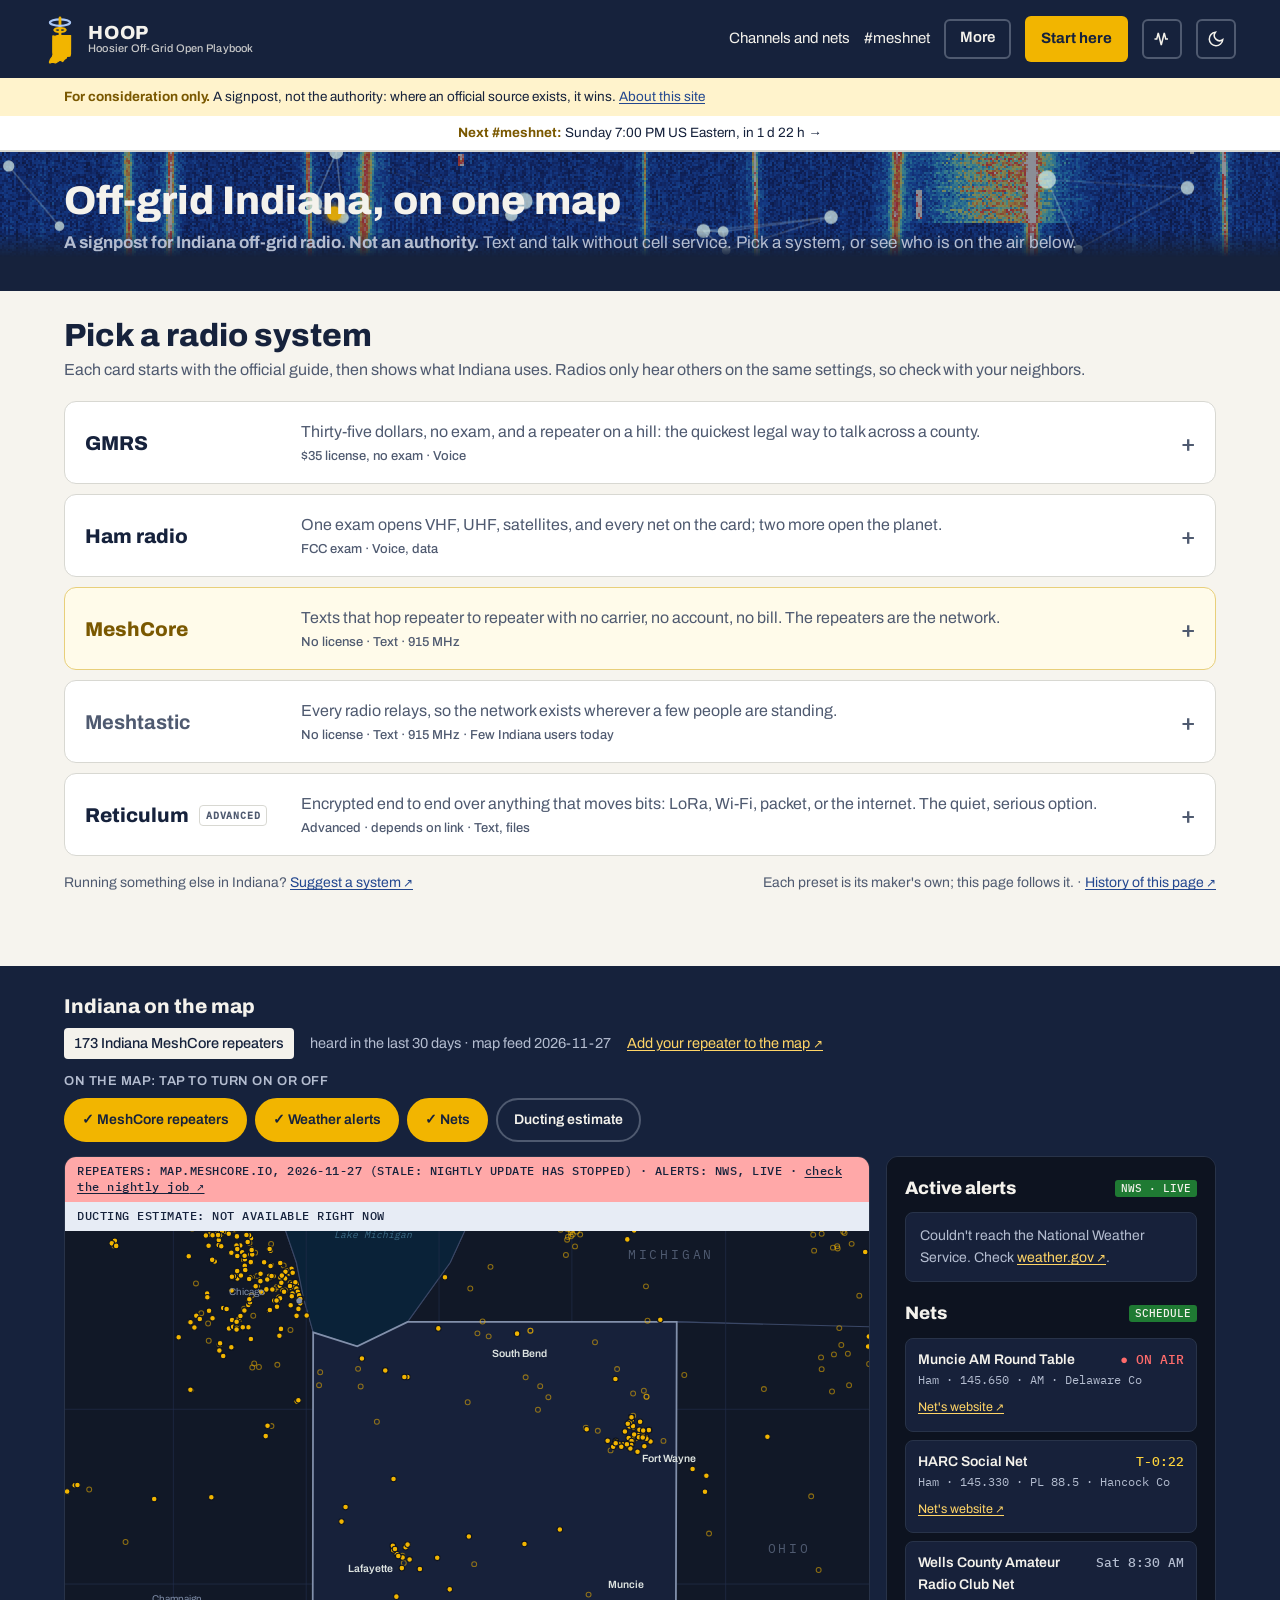
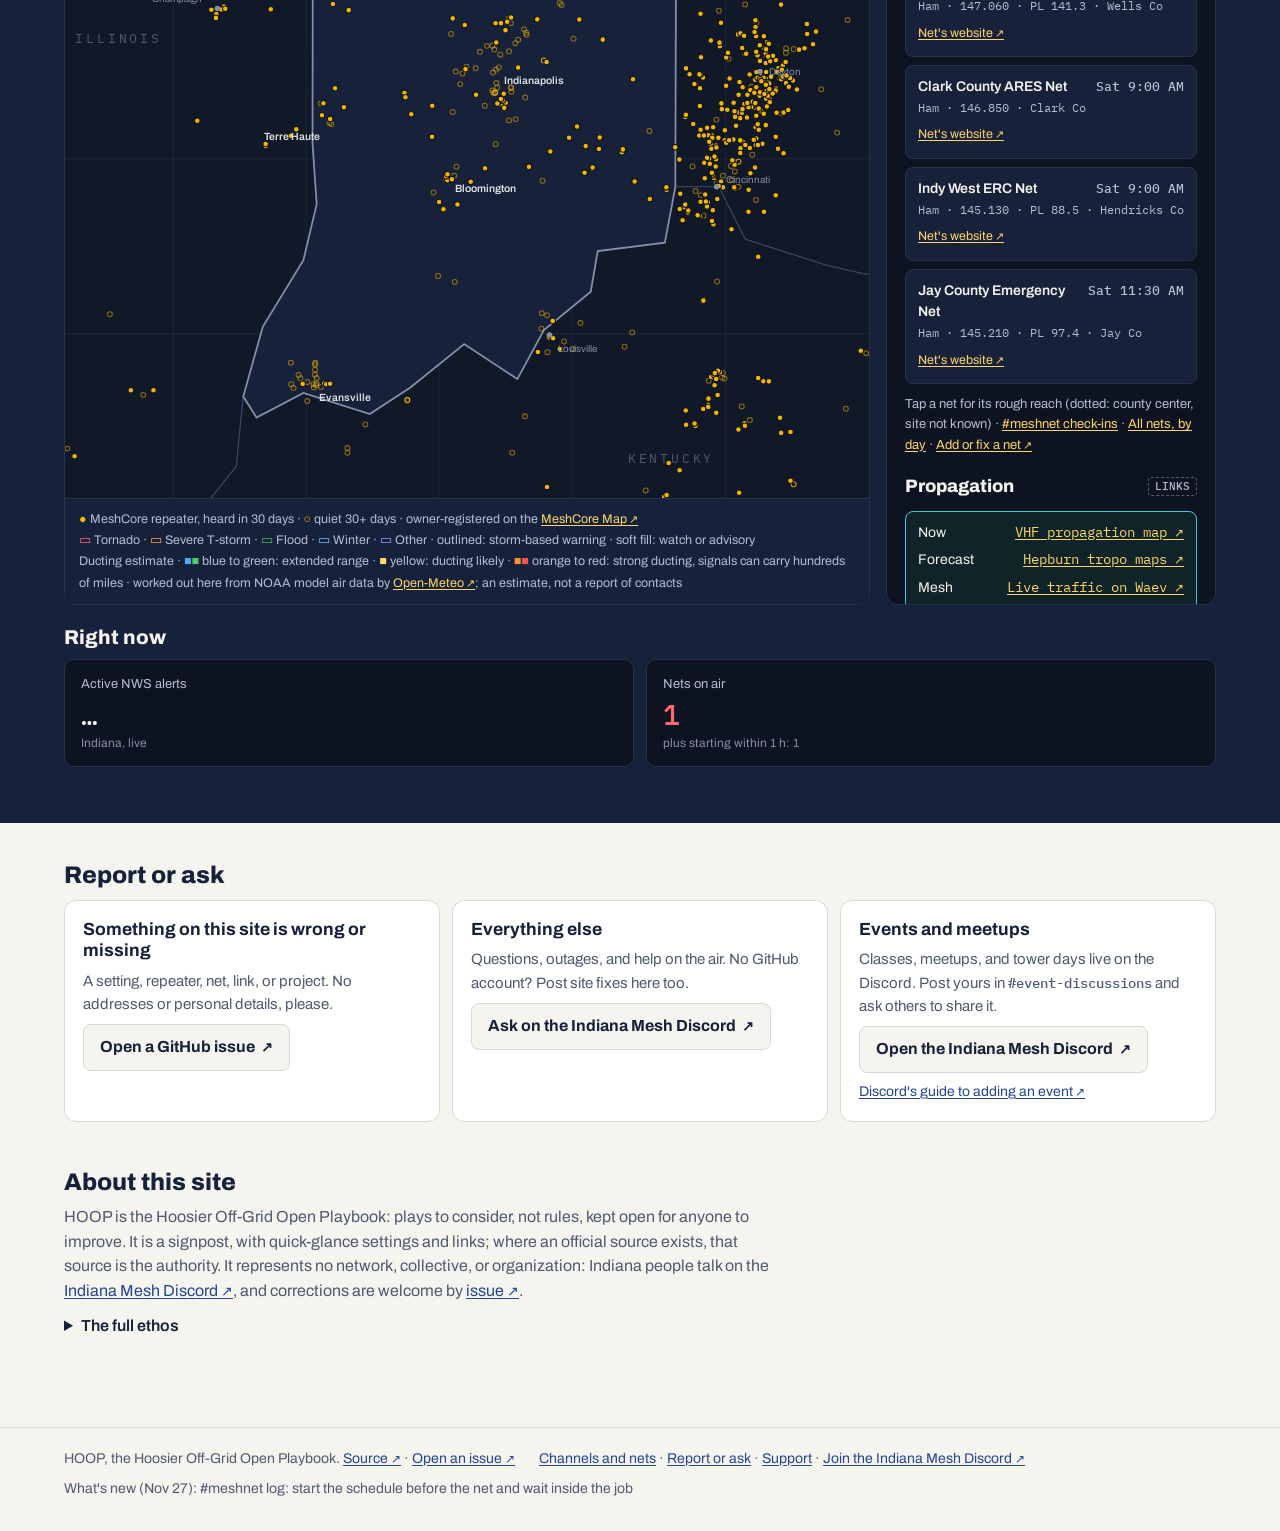
<file: index.html>
<!doctype html>
<html lang="en">
<head>
<meta charset="utf-8">
<script src="assets/theme.js?v=20261111t"></script>
<meta name="viewport" content="width=device-width, initial-scale=1, viewport-fit=cover">
<meta name="description" content="Indiana off-grid comms on one map: MeshCore repeaters, live NWS alerts, radio nets, and starting settings for MeshCore, Meshtastic, GMRS, ham, and Reticulum.">
<title>HOOP: Indiana Off-Grid Comms, MeshCore Map, Nets, and Settings</title>
<link rel="icon" href="assets/favicon.svg?v=20261111t" type="image/svg+xml">
<meta property="og:type" content="website">
<meta property="og:site_name" content="HOOP · Hoosier Off-Grid Open Playbook">
<meta property="og:title" content="HOOP · Hoosier Off-Grid Open Playbook">
<meta property="og:description" content="Indiana off-grid comms on one map: MeshCore repeaters, live NWS alerts, radio nets, and starting settings for MeshCore, Meshtastic, GMRS, ham, and Reticulum.">
<meta property="og:url" content="https://mutiny19.github.io/hoop/">
<meta property="og:image" content="https://mutiny19.github.io/hoop/assets/social.png?v=2">
<meta property="og:image:width" content="1200">
<meta property="og:image:height" content="630">
<meta name="twitter:card" content="summary_large_image">
<link rel="canonical" href="https://mutiny19.github.io/hoop/">
<meta name="robots" content="index, follow, max-image-preview:large">
<meta name="geo.region" content="US-IN">
<meta name="geo.placename" content="Indiana">
<meta property="og:locale" content="en_US">
<meta property="og:image:alt" content="HOOP: Hoosier Off-Grid Open Playbook">
<meta name="twitter:title" content="HOOP · Hoosier Off-Grid Open Playbook">
<meta name="twitter:description" content="Indiana off-grid comms on one map: MeshCore repeaters, live NWS alerts, radio nets, and starting settings for MeshCore, Meshtastic, GMRS, ham, and Reticulum.">
<meta name="twitter:image" content="https://mutiny19.github.io/hoop/assets/social.png?v=2">
<meta name="twitter:image:alt" content="HOOP: Hoosier Off-Grid Open Playbook">
<script type="application/ld+json">{"@context": "https://schema.org", "@graph": [{"@type": "WebSite", "@id": "https://mutiny19.github.io/hoop/#website", "url": "https://mutiny19.github.io/hoop/", "name": "HOOP", "alternateName": "Hoosier Off-Grid Open Playbook", "description": "Off-grid communications in Indiana: MeshCore, Meshtastic, GMRS, ham radio, and Reticulum. Represents no network or organization.", "inLanguage": "en-US"}, {"@type": "WebPage", "@id": "https://mutiny19.github.io/hoop/#webpage", "url": "https://mutiny19.github.io/hoop/", "name": "HOOP: Indiana Off-Grid Comms, MeshCore Map, Nets, and Settings", "isPartOf": {"@id": "https://mutiny19.github.io/hoop/#website"}, "about": {"@type": "Place", "name": "Indiana", "address": {"@type": "PostalAddress", "addressRegion": "IN", "addressCountry": "US"}}}]}</script>
<link rel="manifest" href="manifest.webmanifest">
<meta name="theme-color" content="#16223C">
<link rel="apple-touch-icon" href="assets/icon-192.png">
<link rel="preload" href="assets/fonts/archivo.woff2" as="font" type="font/woff2" crossorigin>
<link rel="preconnect" href="https://api.weather.gov" crossorigin>
<link rel="stylesheet" href="assets/site.css?v=20261112c">
<style>
/* Home: dark map band (map + alerts, dashboard view), then settings accordion, report, support. Built from the
   front-page design (design/front-page.dc.html); simulated parts replaced by live feeds or empty states. */
:root { --map-bg: #16223C; --map-panel: #0D1320; --map-line: #283349; --map-fg: #F4F2EC; --map-muted: #B4BDD0; --map-dim: #8290AB; }
.wrap { max-width: 1200px; margin: 0 auto; padding-inline: 24px; }
h1, h2, h3 { font-family: var(--display); margin: 0; line-height: 1.05; text-wrap: balance; }
p { margin: 0; }
.mono { font-family: var(--mono); }
.btn { font: 600 15px/1 var(--body); border: 0; border-radius: 6px; padding: 13px 18px; min-height: 44px; cursor: pointer; text-decoration: none; display: inline-flex; align-items: center; justify-content: center; gap: 8px; }

/* header CTA */
.site-nav .go { background: var(--beacon); color: #16223C; font-weight: 700; padding: 11px 16px; border-radius: 6px; }


/* map band */
/* The waterfall and constellation sit behind the band's headline only; the map, alerts and everything below
   are never animated. */
.band { background: var(--map-bg); color: var(--map-fg); position: relative; overflow: hidden; }
/* .hero holds the headline and layer buttons; the stage bleeds to the band's full width and up over the band's top
   padding, and ends just under the buttons. .band clips the overflow. */
.hero { position: relative; padding-bottom: 14px; }
.hero > :not(.bg-stage) { position: relative; z-index: 1; }
.hero .layers { margin-bottom: 0; }
.bg-stage { position: absolute; top: -28px; bottom: 0; left: 50%; width: 100vw; transform: translateX(-50%); z-index: 0; pointer-events: none;
  -webkit-mask-image: linear-gradient(to bottom, #000 0, #000 75%, transparent 100%); mask-image: linear-gradient(to bottom, #000 0, #000 75%, transparent 100%); }
.bg-chirps, .bg-mesh { position: absolute; inset: 0; width: 100%; height: 100%; }
.bg-chirps { opacity: .5; image-rendering: pixelated; }
.bg-mesh { opacity: .9; }
:root[data-bg="off"] .bg-stage { display: none; }
.band > .wrap { position: relative; z-index: 1; }
.band .wrap { padding-block: 28px 40px; }
.band-top { display: flex; flex-wrap: wrap; justify-content: space-between; align-items: flex-end; gap: 12px; margin-bottom: 16px; }
.band h1 { font-size: clamp(30px, 4.4vw, 40px); font-weight: 800; }
.band .sub { margin-top: 8px; color: var(--map-muted); font-size: 17px; }
.onair { display: flex; flex-wrap: wrap; align-items: center; gap: 10px 16px; margin-top: 14px; font: 400 14.5px/1.3 var(--body); }
.onair .pill { background: var(--map-fg); color: #16223C; padding: 6px 10px; border-radius: 4px; font-weight: 500; }
.onair span { color: var(--map-muted); }
.onair a { color: #FFD566; }
.layers { display: flex; flex-wrap: wrap; gap: 8px; margin-bottom: 14px; }
.layer { font: 600 14px/1 var(--body); border-radius: 999px; padding: 10px 16px; min-height: 44px; cursor: pointer; background: transparent; color: var(--map-fg); border: 2px solid #4F5A70; }
.layer[aria-pressed="true"] { background: var(--beacon); color: #16223C; border-color: var(--beacon); }
.layer[disabled] { cursor: not-allowed; color: #6E7F78; border-style: dashed; }
.layer small { font: 500 11px/1 var(--mono); margin-left: 6px; }
.rowh { font: 800 20px/1.2 var(--display); margin: 20px 0 10px; }
/* The layer switches are always in view, on every screen size: a label, then one chip per layer. */
.layerbar { display: grid; gap: 8px; margin-top: 10px; }
.layerbar .lb { font: 600 13px/1.3 var(--body); letter-spacing: .04em; text-transform: uppercase; color: var(--map-muted); }
@media (max-width: 560px) { .layerbar .layers { gap: 6px; } .layerbar .layer { padding: 9px 12px; font-size: 13.5px; } }
.dashfold { margin-top: 6px; }
.dashfold > summary { cursor: pointer; font-weight: 700; padding: 12px 0; color: var(--map-fg); }
.proto-reticulum .nm::after { content: "ADVANCED"; font: 600 10px/1 var(--mono); letter-spacing: .08em; margin-left: 10px; padding: 3px 6px; border: 1px solid var(--line); border-radius: 4px; color: var(--muted); vertical-align: middle; }
.tiles { display: grid; grid-template-columns: repeat(auto-fit, minmax(170px, 1fr)); gap: 12px; margin-bottom: 16px; }
.tile { color: var(--map-fg); background: var(--map-panel); border: 1px solid var(--map-line); border-radius: 10px; padding: 14px 16px; }
.tile .k { font-size: 13px; color: var(--map-muted); }
.tile .v { font: 500 28px/1.2 var(--mono); margin-top: 4px; font-variant-numeric: tabular-nums; }
.tile .s { font-size: 12px; color: var(--map-dim); margin-top: 2px; }
.tile .s a { color: #A9C6F5; }
/* Map sets the row height (its own proportions); the alerts column matches it and scrolls when long. */
.mapgrid { display: grid; grid-template-columns: minmax(0, 1fr) minmax(280px, 330px); gap: 16px; align-items: stretch; }
.mapbox { min-width: 0; position: relative; background: var(--map-panel); border: 1px solid var(--map-line); border-radius: 12px; overflow: hidden; }
.mapbox svg { display: block; width: 100%; height: auto; aspect-ratio: 1150 / 1240; }
.srcbadge { background: #FFD43B; color: #16223C; font: 500 12px/1.4 var(--mono); letter-spacing: .5px; padding: 6px 12px; }   /* a strip above the map, never on it */
.srcbadge.tropo { background: #E7ECF5; }
/* The legend sits under the map, never on it, so it cannot cover any part of the state. */
.legend { background: var(--map-bg); color: var(--map-muted); border-top: 1px solid var(--map-line); padding: 10px 14px; font-size: 12.5px; line-height: 1.7; }
.legend a { color: #FFD566; }
.side-toggle { display: none; width: 100%; font: 600 15px/1 var(--body); border: 2px solid #4F5A70; background: transparent; color: var(--map-fg); border-radius: 8px; padding: 12px 16px; min-height: 44px; cursor: pointer; }
.side-toggle[aria-expanded="true"] { border-color: var(--beacon); }
.side { height: 0; min-height: 100%; overflow-y: auto; background: var(--map-panel); border: 1px solid var(--map-line); border-radius: 12px; padding: 18px; display: flex; flex-direction: column; gap: 10px; min-width: 0; }
.side .h { display: flex; justify-content: space-between; align-items: center; gap: 8px; margin-top: 8px; }
.side .h:first-child { margin-top: 0; }
.side .h b { font-weight: 800; font-size: 18px; }
.tag { font: 500 11px/1 var(--mono); padding: 3px 6px; border-radius: 3px; }
.tag.live { background: #1F7A33; color: #F4F2EC; }
.tag.soon { border: 1px dashed #4F5A70; color: var(--map-muted); }
.alert { border-radius: 8px; padding: 12px 14px; border: 1px solid; }
.alert .t { font-weight: 800; }
.alert .a { font-size: 14px; margin-top: 4px; }
.alert .alink { display: inline-block; margin-top: 6px; font-size: 13.5px; font-weight: 600; }
.alert .w { font: 400 12.5px/1.4 var(--body); color: var(--map-muted); margin-top: 4px; }
.empty { background: #17213A; border: 1px solid var(--map-line); border-radius: 8px; padding: 12px 14px; font-size: 14px; color: var(--map-muted); }
.empty a, .side a, .dpanel a { color: #FFD566; }
.prop { background: #0F2328; border: 1px solid #3BC9DB; border-radius: 8px; padding: 10px 12px; display: grid; gap: 6px; font-size: 14px; }
.prop .r { display: flex; justify-content: space-between; gap: 8px; }
.prop .r span:last-child { font-family: var(--mono); color: #66D9E8; text-align: right; }
.prop .n { font-size: 12px; color: var(--map-dim); }
.netlist { display: grid; gap: 8px; }
.net { display: block; background: #17213A; border: 1px solid var(--map-line); border-radius: 8px; padding: 10px 12px; }
.net .hd { display: flex; justify-content: space-between; align-items: baseline; gap: 10px; }
.net b { display: block; font-size: 14px; font-weight: 600; }
.net small { display: block; margin-top: 2px; font: 400 12px/1.4 var(--mono); color: var(--map-muted); }
.net .st { font: 500 13px/1 var(--mono); white-space: nowrap; }
.netb { cursor: pointer; border-radius: 4px; }
.netb:focus-visible { outline: 2px solid #B197FC; outline-offset: 3px; }
.nlink { display: inline-block; margin-top: 6px; padding: 3px 0; font-size: 12.5px; }
.nlink.add { color: var(--map-muted); }
.net.pick:hover { border-color: #B197FC; }
.net.sel { border-color: #B197FC; background: #1E1B2C; }
.side .foot { margin-top: auto; font-size: 13px; color: var(--map-muted); line-height: 1.5; border-top: 1px solid var(--map-line); padding-top: 10px; }
.dashrow { display: flex; flex-wrap: wrap; gap: 16px; margin-top: 16px; }
.dpanel { color: var(--map-fg); background: var(--map-panel); border: 1px solid var(--map-line); border-radius: 12px; padding: 16px 18px; min-width: 0; display: grid; gap: 10px; align-content: start; }
.dpanel .h { display: flex; flex-wrap: wrap; justify-content: space-between; align-items: center; gap: 8px; }
.dpanel .h b { font-weight: 800; font-size: 18px; }
.dpanel .note { font-size: 12px; color: var(--map-dim); }
.cov { display: grid; gap: 8px; }
.cov .road { display: grid; grid-template-columns: 64px minmax(0, 1fr); gap: 10px; align-items: start; }
.cov .road > span { font: 500 13px/1.8 var(--mono); color: var(--map-muted); }
.cov .cty { display: flex; flex-wrap: wrap; gap: 4px; }
.cov .cty span { font-size: 12px; padding: 3px 7px; border-radius: 4px; color: #16223C; }
.c-ok { background: #8CE99A; } .c-quiet { background: #FFD43B; } .c-need { background: #FFA8A8; }
.health { display: grid; gap: 6px; }
.health div { display: flex; justify-content: space-between; gap: 10px; font-size: 14px; border-top: 1px solid #222E4A; padding-top: 6px; }
.health span:last-child { font-family: var(--mono); color: var(--map-muted); white-space: nowrap; }
.dot { display: inline-block; width: 9px; height: 9px; border-radius: 50%; margin-right: 8px; vertical-align: middle; }

/* settings */
.settings { padding-block: 48px 72px; }
.sec-head { display: flex; flex-wrap: wrap; justify-content: space-between; align-items: flex-end; gap: 12px; margin-bottom: 18px; }
.sec-head h2 { font-size: 32px; font-weight: 800; }
.sec-head p { color: var(--muted); margin-top: 6px; }
.net-card-box { display: flex; gap: 18px; align-items: center; background: var(--panel); border: 1px solid var(--line); border-radius: 12px; padding: 14px; margin-bottom: 20px; }
.net-card-box .nc-body { min-width: 0; }
.net-card-box h3 { font-size: 16px; font-weight: 700; margin-bottom: 3px; }
.net-card-box p { color: var(--muted); font-size: 14px; margin-bottom: 8px; }
.net-card-box a.btn { font-size: 13px; padding: 8px 14px; min-height: 36px; }
@media (max-width: 560px) { .net-card-box { flex-direction: column; align-items: flex-start; } }
/* inside the expanded GMRS and Ham cards */
.proto .net-card-box { grid-column: 1 / -1; margin-bottom: 0; background: var(--bg); }
.ghost { background: transparent; color: var(--fg); border: 2px solid var(--line); }
.acc { display: grid; gap: 10px; }
.accfb { margin: 0; padding-left: 1.2em; display: grid; gap: 6px; }
.proto { background: var(--panel); border: 1px solid var(--line); border-radius: 12px; overflow: hidden; }
.proto > button { width: 100%; display: grid; grid-template-columns: minmax(130px, 200px) minmax(0, 1fr) auto; gap: 6px 16px; align-items: center; text-align: left; background: transparent; color: var(--fg); border: 0; padding: 18px 20px; cursor: pointer; font: inherit; min-height: 64px; }
.proto .nm { font: 800 20px/1.1 var(--display); }
/* MeshCore: a faint beacon tint. */
.proto-meshcore { background: #FFFBEA; border-color: #E8CF7A; }
.proto-meshcore .nm { color: #7A5800; }
.proto-meshcore .card-set { background: #FFF8E1; }
.proto-meshtastic .nm, .proto-meshtastic .tl { color: var(--muted); }
.proto-meshtastic .nm { font-weight: 700; }
@media (prefers-color-scheme: dark) { :root:not([data-theme="light"]) .proto-meshcore { background: #1C1A10; border-color: #6B5310; }
  :root:not([data-theme="light"]) .proto-meshcore .nm { color: #FFCB3D; } :root:not([data-theme="light"]) .proto-meshcore .card-set { background: #1A1608; } }
:root[data-theme="dark"] .proto-meshcore { background: #1C1A10; border-color: #6B5310; }
:root[data-theme="dark"] .proto-meshcore .nm { color: #FFCB3D; } :root[data-theme="dark"] .proto-meshcore .card-set { background: #1A1608; }
.proto .tl { color: var(--muted); }
.proto .tl small { display: block; font: 500 13px/1.4 var(--body); margin-top: 2px; }
.proto .chev { font: 500 24px/1 var(--mono); color: var(--muted); }
.proto .body { display: grid; grid-template-columns: minmax(0, 1.5fr) minmax(0, 1fr); gap: 16px; padding: 0 20px 20px; }
/* "New here?" at the top of the expanded MeshCore card */
.proto .intro { grid-column: 1 / -1; display: flex; flex-wrap: wrap; align-items: center; justify-content: space-between; gap: 12px 24px; background: var(--bg); border-left: 4px solid var(--beacon); border-radius: 0 10px 10px 0; padding: 14px 18px; }
.proto .intro b { display: block; font: 800 17px/1.2 var(--display); margin-bottom: 4px; }
.proto .intro p { color: var(--muted); max-width: 70ch; font-size: 15px; }
.proto .intro .btn { background: var(--beacon); color: #16223C; font-weight: 700; white-space: nowrap; }
.proto-meshcore .intro { background: #FFF8E1; }
@media (prefers-color-scheme: dark) { :root:not([data-theme="light"]) .proto-meshcore .intro { background: #1A1608; } }
:root[data-theme="dark"] .proto-meshcore .intro { background: #1A1608; }
.card-set { background: var(--bg); border-radius: 10px; padding: 16px; display: grid; gap: 10px; align-content: start; }
.card-set .top { display: flex; flex-wrap: wrap; justify-content: space-between; gap: 8px; }
.card-set .top b { font-weight: 700; }
.card-set .top span { font: 400 12.5px/1.4 var(--body); color: var(--muted); }
.rows { display: grid; }
.rows > div { display: grid; grid-template-columns: minmax(120px, 190px) minmax(0, 1fr); gap: 12px; padding: 7px 0; border-top: 1px solid var(--line); font-size: 15px; }
.rows > div > span:first-child { color: var(--muted); }
.rows > div > span:last-child { font-family: var(--mono); font-size: 14px; overflow-wrap: anywhere; }
.card-set .note { font-size: 13px; color: var(--muted); }
.links { display: grid; gap: 8px; align-content: start; }
.links a { display: flex; justify-content: space-between; align-items: center; gap: 10px; background: var(--panel); border: 1px solid var(--line); border-radius: 8px; padding: 12px 14px; text-decoration: none; color: var(--fg); }
.links a b { display: block; font-weight: 600; }
.links a small { color: var(--muted); font-size: 13px; }
.links a:hover { border-color: var(--link); }
.copy { background: var(--fg); color: var(--bg); justify-self: start; }
.seg { display: inline-flex; justify-self: start; background: var(--panel); border: 1px solid var(--line); border-radius: 8px; padding: 3px; gap: 3px; }
.seg button { font: 600 14px/1 var(--body); border: 0; border-radius: 6px; padding: 10px 16px; min-height: 40px; cursor: pointer; background: transparent; color: var(--muted); }
.seg button[aria-pressed="true"] { background: var(--ink); color: var(--ink-fg); }
.rows .cmd { display: flex; flex-wrap: wrap; align-items: center; gap: 6px 8px; margin-top: 4px; }
.rows .cmd code { font-size: 12.5px; background: var(--panel); border: 1px solid var(--line); border-radius: 4px; padding: 3px 6px; overflow-wrap: anywhere; }
.mini, .chipcopy { font: 600 12px/1 var(--body); border: 1px solid var(--line); background: var(--panel); color: var(--link); border-radius: 999px; padding: 6px 10px; min-height: 30px; cursor: pointer; }
.mini:hover, .chipcopy:hover { border-color: var(--link); }
.chips { display: flex; flex-wrap: wrap; gap: 6px; margin-top: 6px; }
.chipcopy { font-family: var(--mono); color: var(--fg); }
.diff { color: var(--beacon); font-size: 12px; margin-left: 4px; }
.alts { border: 1px dashed var(--line); border-radius: 8px; padding: 12px 14px; display: grid; gap: 8px; background: var(--panel); }
.alts > b { font-weight: 700; font-size: 14px; }
.alts > div { display: grid; grid-template-columns: minmax(120px, 190px) minmax(0, 1fr); gap: 12px; font-size: 14px; border-top: 1px solid var(--line); padding-top: 8px; }
.alts > div > span:first-child { color: var(--muted); }
.alts > div > span:last-child { display: block; min-width: 0; }
.alts .cmd { display: flex; flex-wrap: wrap; align-items: flex-end; gap: 6px 8px; margin-top: 6px; }
.alts code { display: block; font-size: 12.5px; line-height: 1.6; background: var(--bg); border: 1px solid var(--line); border-radius: 4px; padding: 6px 8px; overflow-wrap: anywhere; }
.rows > div > span:last-child { display: block; min-width: 0; }
.sec-foot { display: flex; flex-wrap: wrap; justify-content: space-between; gap: 8px 20px; margin-top: 16px; font-size: 14px; color: var(--muted); }

/* report */
.reportlite { padding-block: 40px 16px; display: grid; gap: 12px; }
.reportlite h2 { font-size: 24px; font-weight: 800; }
.reportlite p { color: var(--muted); max-width: 70ch; }
.rtwo { display: grid; grid-template-columns: repeat(3, minmax(0, 1fr)); gap: 12px; }
.rtwo .chan { font: 500 .95em var(--mono); display: inline; }
.rmore { font-size: 14px; }
.rtwo > div { background: var(--panel); border: 1px solid var(--line); border-radius: 12px; padding: 18px; display: grid; gap: 8px; align-content: start; }
.rtwo b { font: 700 1.1rem/1.2 var(--display); }
.rtwo p { font-size: 15px; }
.rbtn { justify-self: start; display: inline-flex; align-items: center; gap: 6px; min-height: 44px; padding: 10px 16px; border: 1px solid var(--line); border-radius: 8px; background: var(--bg); color: var(--fg); font-weight: 700; text-decoration: none; }
.rbtn:hover, .rbtn:focus-visible { border-color: var(--signal); }
@media (max-width: 900px) { .rtwo { grid-template-columns: 1fr; } }
.ethos { margin-top: 10px; }
.ethos > summary { cursor: pointer; font-weight: 600; }
.ethos p { margin-top: 8px; }
.doors-h { font: 800 18px/1.2 var(--display); margin: 18px 0 10px; }
.band .pcard { background: var(--map-panel); border-color: var(--map-line); color: var(--map-fg); padding: 14px 16px; gap: 4px; }
.band .pcard span { color: var(--map-muted); }
.band .pcard em { color: #FFD566; }
.band .pcard:hover, .band .pcard:focus-visible, .band .pcard.mine { border-color: #FFD566; box-shadow: none; }
.band .paths { margin-bottom: 6px; }
.about { padding-block: 32px 64px; }
.about h2 { font-size: 24px; font-weight: 800; margin-bottom: 10px; }
.about p { color: var(--muted); max-width: 80ch; }

/* support */
.support { display: grid; gap: 20px; }
.support .lead { color: var(--muted); max-width: 70ch; }
.sup-grid { display: grid; grid-template-columns: minmax(0, 1.3fr) minmax(0, 1fr); gap: 16px; }
.needs { background: var(--panel); border: 1px solid var(--line); border-radius: 12px; padding: 18px; display: grid; gap: 10px; }
.needs .h { display: flex; flex-wrap: wrap; justify-content: space-between; gap: 8px; }
.needs .h b { font-weight: 800; font-size: 18px; }
.needs .h span { font: 400 12.5px/1.4 var(--body); color: var(--muted); }
.county { display: grid; grid-template-columns: minmax(0, 1fr) auto; gap: 2px 12px; border-top: 1px solid var(--line); padding-top: 10px; }
.county b { font-weight: 700; }
.county .w { color: var(--muted); font-size: 14px; }
.county .p { grid-column: 2; grid-row: 1 / span 2; text-align: right; font: 400 13.5px/1.5 var(--body); }
.county .p em { font-style: normal; color: var(--signal); display: block; }
.intro-band .wrap { padding-block: 28px 18px; }
.intro-band .hero { padding-bottom: 0; }
.maph { margin-top: 0; }
.band .onair { margin: 0 0 14px; }
.settings.wrap, section.settings { padding-top: 28px; }
@media (max-width: 700px) {
  .proto > button[aria-expanded="false"] .tg { display: none; }
  .proto > button[aria-expanded="false"] { padding-block: 12px; }
  .settings h2 { font-size: 24px; }
  .acc { gap: 8px; }
  .rows > div { grid-template-columns: minmax(0, 1fr); gap: 2px; }
  .proto .body { padding-inline: 14px; }
}
.startlink { grid-column: 1 / -1; display: flex; flex-wrap: wrap; align-items: center; justify-content: space-between; gap: 6px 16px; background: var(--beacon); color: #16223C; border-radius: 10px; padding: 14px 16px; text-decoration: none; font-weight: 700; }
.startlink small { font-weight: 500; }
.proto a.startlink::after { content: none; }
.startlink:hover, .startlink:focus-visible { outline: 3px solid var(--fg); outline-offset: 2px; }
.thenlink { grid-column: 1 / -1; font-size: 15px; color: var(--muted); margin-top: -6px; }
.mc-extras { grid-column: 1 / -1; display: grid; gap: 10px; }
.xfold { border: 1px solid var(--line); border-radius: 10px; background: var(--bg); }
.xfold > summary { cursor: pointer; font-weight: 700; padding: 14px 16px; min-height: 44px; }
.xfold > summary:focus-visible { outline: 3px solid var(--signal); outline-offset: 2px; border-radius: 10px; }
.xh { margin: 0; font: 700 1rem/1.3 var(--body); padding: 14px 16px 10px; }   /* always-open blocks in the MeshCore card */
.xbody { padding: 0 16px 16px; display: grid; gap: 14px; }
.xbody .tiles, .xbody .dashrow { margin: 0; }
.xbody .yourcounty, .xbody .support { padding: 0; }
.path { padding-block: 36px 8px; display: grid; gap: 14px; }
.yourcounty { padding-block: 8px 8px; display: grid; gap: 12px; }
.ccard { background: var(--panel); border: 1px solid var(--line); border-radius: 12px; padding: 18px; display: grid; gap: 14px; }
.ccard label { display: grid; gap: 6px; font-size: 14px; color: var(--muted); max-width: 420px; }
.ccard select { font: 600 16px/1.2 var(--body); padding: 10px 12px; border-radius: 8px; border: 1px solid var(--line); background: var(--bg); color: var(--fg); }
.cout { display: grid; grid-template-columns: repeat(auto-fit, minmax(180px, 1fr)); gap: 10px; }
.cout div { border: 1px solid var(--line); border-radius: 10px; padding: 10px 12px; }
.cout b { display: block; font: 500 1.5rem/1.2 var(--mono); }
.cout span { font-size: 13px; color: var(--muted); }
.cout .wide { grid-column: 1 / -1; }
.paths { display: grid; grid-template-columns: repeat(3, minmax(0, 1fr)); gap: 12px; }
.pcard { display: grid; gap: 8px; align-content: start; background: var(--panel); border: 1px solid var(--line); border-radius: 12px; padding: 18px; color: var(--fg); text-decoration: none; }
.pcard b { font: 700 1.25rem/1.15 var(--display); }
.pcard span { color: var(--muted); font-size: 15px; }
.pcard em { font-style: normal; font-weight: 700; color: var(--signal); }
.pcard:hover, .pcard:focus-visible { border-color: var(--signal); }
.pcard.mine { border-color: var(--signal); box-shadow: inset 0 0 0 1px var(--signal); }
.prog { display: grid; gap: 6px; }
.prog .bar { height: 14px; border-radius: 999px; background: var(--line); overflow: hidden; }
.prog .bar i { display: block; height: 100%; width: 0; background: var(--beacon); border-radius: 999px; }
.prog p { font-size: 14px; }
.needs .h.sub { margin-top: 6px; }
.ladder { background: var(--panel); border: 1px solid var(--line); border-radius: 12px; padding: 18px; display: grid; gap: 10px; align-content: start; }
.ladder h3 { font: 800 18px/1.2 var(--display); }
.ladder ul { margin: 0; padding: 0; list-style: none; display: grid; gap: 12px; }
.ladder li { display: grid; row-gap: 2px; font-size: 15px; }
.ladder li span { color: var(--muted); }
.ladder li a { justify-self: start; }
.ladder li a + a { margin-top: 2px; }
.ways { display: grid; gap: 12px; align-content: start; }
.way { background: var(--ink); color: var(--ink-fg); border-radius: 12px; padding: 18px; display: grid; gap: 8px; }
.way p { color: #B4BDD0; font-size: 15px; }
.way a.btn { justify-self: start; }
.way a.mini { justify-self: start; background: transparent; border-color: #4F5A70; color: #F4F2EC; }
.way a.mini:hover { border-color: var(--beacon); }
.way.alt { background: var(--panel); color: var(--fg); border: 1px dashed var(--line); }
.way.alt p { color: var(--muted); }

@media (max-width: 860px) { .bg-chirps { opacity: .28; } .bg-mesh { opacity: .6; }
  /* Phones: the legend sits under the map instead of over it, and the source badge stays out of the way. */
  .side-toggle { display: block; }
  .side[hidden] { display: none; }
  .proto .intro .btn { width: 100%; justify-content: center; }
  .srcbadge { font-size: 10.5px; letter-spacing: 0; }
  .paths { grid-template-columns: 1fr; }
  .sup-grid, .proto .body, .alts > div { grid-template-columns: minmax(0, 1fr); }
  .proto .body > * { min-width: 0; }
  .card-set { grid-template-columns: minmax(0, 1fr); }
  .seg { flex-wrap: wrap; max-width: 100%; }
  .seg button { padding-inline: 12px; }
  .proto > button { grid-template-columns: minmax(0, 1fr) auto; }
  .proto .tl { grid-column: 1 / -1; grid-row: 2; }
  .fields { grid-template-columns: 1fr; }
  .mapgrid { grid-template-columns: 1fr; }
  .side { height: auto; min-height: 0; overflow: visible; }
}
@media (prefers-reduced-motion: no-preference) { .pulse { animation: pulse 2s ease-in-out infinite; } }
@keyframes pulse { 0%, 100% { stroke-opacity: 1; } 50% { stroke-opacity: .3; } }
</style>
</head>
<body>
<header class="site-head" id="top"><div class="bar">
  <a class="brand" href="./"><img class="brand-mark" src="assets/mark.svg?v=20261111t" alt="" width="32" height="50"><img class="brand-mark-sm" src="assets/favicon.svg?v=20261111t" alt="" width="34" height="34"><span class="brand-text">HOOP<small>Hoosier Off-Grid Open Playbook</small></span></a>
  <nav class="site-nav" aria-label="Site">
    <button type="button" class="nav-menu" id="navMenu" aria-expanded="false" aria-controls="navMore"><span class="l-more">More</span><span class="l-menu">Menu</span></button>
    <span class="nav-more" id="navMore">
      <a class="main" href="channels/">Channels and nets</a>
      <a class="main" href="meshnet/">#meshnet</a>
      <a href="#map">Map</a>
      <a href="live/">Live</a>
      <a href="#protocols">Settings</a>
      <a href="projects/">Projects</a>
      <a href="emergency/">For agencies</a>
    </span>
    <a class="go" href="meshcore/">Start here</a>
    <button type="button" class="theme-toggle" id="bgBtn" aria-pressed="false" aria-label="Turn off the background animation" title="Turn off the background animation"><svg class="i-wave" width="18" height="18" viewBox="0 0 24 24" fill="none" stroke="currentColor" stroke-width="2" aria-hidden="true"><path d="M2 12h3l2-8 4 16 4-16 2 8h3"/></svg><svg class="i-wave-off" width="18" height="18" viewBox="0 0 24 24" fill="none" stroke="currentColor" stroke-width="2" aria-hidden="true"><path d="M2 12h3l2-8 4 16 4-16 2 8h3"/><line x1="3" y1="3" x2="21" y2="21"/></svg></button>
    <button type="button" class="theme-toggle" id="themeBtn" aria-label="Switch to light mode" title="Switch to light mode"><svg class="i-sun" width="18" height="18" viewBox="0 0 24 24" fill="none" stroke="currentColor" stroke-width="2" aria-hidden="true"><circle cx="12" cy="12" r="4"/><path d="M12 2v2M12 20v2M4.9 4.9l1.4 1.4M17.7 17.7l1.4 1.4M2 12h2M20 12h2M4.9 19.1l1.4-1.4M17.7 6.3l1.4-1.4"/></svg><svg class="i-moon" width="18" height="18" viewBox="0 0 24 24" fill="none" stroke="currentColor" stroke-width="2" aria-hidden="true"><path d="M21 12.8A9 9 0 1 1 11.2 3a7 7 0 0 0 9.8 9.8z"/></svg></button>
  </nav>
</div></header>
<div class="site-notice" role="region" aria-label="Notice"><div class="bar"><b>For consideration only.</b> A signpost, not the authority: where an official source exists, it wins. <a href="#about">About this site</a></div></div>

<section class="band intro-band" aria-label="Introduction">
  <div class="wrap">
    <div class="hero">
    <div class="bg-stage" aria-hidden="true"><canvas id="bgChirps" class="bg-chirps"></canvas><canvas id="bgMesh" class="bg-mesh"></canvas></div>
    <div class="band-top">
      <div id="hero">
        <h1>Off-grid Indiana, on one map</h1>
        <p class="sub"><strong>A signpost for Indiana off-grid radio. Not an authority.</strong> Text and talk without cell service. Pick a system, or see who is on the air below.</p>
      </div>
    </div>
    </div>
  </div>
</section>

<main>
<section id="protocols" class="wrap settings" aria-labelledby="set-h">
  <div class="sec-head">
    <div><h2 id="set-h">Pick a radio system</h2><p>Each card starts with the official guide, then shows what Indiana uses. Radios only hear others on the same settings, so check with your neighbors.</p></div>
  </div>
  <div class="acc" id="acc"><ul class="accfb" data-fallback>
<li><b>GMRS</b>: $35 license, no exam, voice. <a href="https://www.fcc.gov/general-mobile-radio-service-gmrs">FCC: GMRS and licensing</a></li>
<li><b>Ham radio</b>: FCC exam, voice and data. <a href="https://www.arrl.org/getting-licensed">ARRL: getting licensed</a></li>
<li><b>MeshCore</b>: no license, text, 915 MHz. <a href="https://docs.meshcore.io/">Official docs and FAQ</a>, then <a href="meshcore/">five steps to a first message in Indiana</a></li>
<li><b>Meshtastic</b>: no license, text, 915 MHz. <a href="https://meshtastic.org">Official site and docs</a></li>
<li><b>Reticulum</b>: advanced, text and files over any link. <a href="https://reticulum.network">Official site and manual</a></li>
</ul></div>
<div id="mcHold" hidden>
<div id="mcExtras" class="mc-extras">
<div class="xfold xopen"><h3 class="xh">Indiana right now</h3>
<div class="xbody">
<div class="tiles" id="mctiles"></div>
<div class="dashrow" id="dashRow">
      <section class="dpanel" style="flex: 1 1 320px" aria-label="Newest Indiana repeaters">
        <div class="h"><b>Newest repeaters</b><span class="tag live" id="healthDate">MAP FEED</span></div>
        <div class="health" id="health"></div>
        <div class="note">The Indiana repeaters most recently added to the official map and heard in the last 30 days.</div>
      </section>
      <section class="dpanel" style="flex: 1 1 100%" aria-label="Interstate coverage">
        <div class="h"><b>Interstate coverage in Indiana</b><span class="note"><span class="dot" style="background:#FFA8A8"></span>No repeater heard · <span class="dot" style="background:#FFD43B"></span>Repeater quiet 30+ days · <span class="dot" style="background:#8CE99A"></span>Covered · <span id="covDate">MeshCore Map, nightly</span></span></div>
        <div class="cov" id="cov"></div>
      </section>
    </div>
</div></div>
<div class="xfold xopen"><h3 class="xh">Your county</h3>
<div class="xbody">
<section id="yourcounty" class="yourcounty" aria-label="Your county">
  <div class="ccard">
    <label>Pick it once; this device remembers it (nothing is sent anywhere).<select id="myCounty"><option value="">Choose a county</option></select></label>
    <div id="myCountyOut" class="cout" hidden></div>
  </div>
</section>
</div></div>
<details class="xfold"><summary>Ways people contribute</summary>
<div class="xbody">
<section id="support" class="support" aria-label="Ways people contribute">
  <p class="lead">Indiana Mesh lives on <a href="https://discord.gg/2uwyceSF37" target="_blank" rel="noopener">Discord</a>. Some run observers, some put up repeaters, some share the link. All of it helps.</p>
  <div class="sup-grid">
    <div class="needs">
      <div class="h"><b>Counties with an active repeater</b><span id="needsDate">people per active repeater</span></div>
      <div class="prog" id="prog"><div class="bar" role="progressbar" aria-valuemin="0" aria-valuemax="92" aria-valuenow="0" aria-label="Indiana counties with an active repeater"><i id="progFill"></i></div><p id="progText">Loading…</p></div>
      <div class="h sub"><b>People per active repeater, by county</b></div>
      <div id="needs" class="needs-list"><div class="county"><b>Loading…</b></div></div>
      <p style="font-size:13px;color:var(--muted)">Highest first; repeaters heard in the last 30 days. From the official MeshCore Map and the Census Bureau, nightly.</p>
    </div>
    <div class="ladder">
      <h3>Things people do, in no order</h3>
      <ul>
        <li><b>Sharing the invite</b><span>An image and text to pass on.</span><a href="meshnet/#share-h">Get it</a></li>
        <li><b>Running an observer</b><span>Puts an area on the live maps and the #meshnet log.</span><a href="live/#obs-h">How</a></li>
        <li><b>Adding a project</b><span>Something made or used in Indiana.</span><a href="projects/#add">How</a></li>
        <li><b>Putting up a repeater</b><span>Then listed on the MeshCore Map.</span><a href="https://docs.meshcore.io/" target="_blank" rel="noopener">MeshCore docs</a></li>
        <li><b>Offering a site</b><span>A roof, tower, or grain leg. One good site can cover several counties.</span><a href="https://github.com/mutiny19/hoop/issues/new?template=listing.yml" target="_blank" rel="noopener">Offer a site</a> <a href="resources/host-a-repeater-guide.pdf" target="_blank" rel="noopener">What hosting involves</a></li>
      </ul>
    </div>
  </div>
</section>
</div></details>
</div>
</div>
  <div class="sec-foot">
    <span>Running something else in Indiana? <a href="https://github.com/mutiny19/hoop/issues/new?template=other.yml" target="_blank" rel="noopener">Suggest a system</a></span>
    <span>Each preset is its maker's own; this page follows it. · <a href="https://github.com/mutiny19/hoop/commits/main/data/settings" target="_blank" rel="noopener">History of this page</a></span>
  </div>
</section>

<section id="map" class="band" aria-label="Statewide map">
  <div class="wrap">
    <h2 class="rowh maph">Indiana on the map</h2>
    <div class="onair"><b class="pill" id="pillCount">Indiana MeshCore repeaters</b><span id="pillSub">heard in the last 30 days</span><a href="https://docs.meshcore.io/faq/#512-q-how-do-i-add-a-node-to-the-meshcore-map" target="_blank" rel="noopener">Add your repeater to the map</a></div>
    <div class="layerbar" id="layerFold"><span class="lb" id="layerLb">On the map: tap to turn on or off</span>
    <div class="layers" role="group" aria-labelledby="layerLb">
      <button type="button" class="layer" data-layer="meshcore" aria-pressed="true">✓ MeshCore repeaters</button>
      <button type="button" class="layer" data-layer="weather" aria-pressed="true">✓ Weather alerts</button>
      <button type="button" class="layer" data-layer="nets" aria-pressed="true">✓ Nets</button>
      <button type="button" class="layer" data-layer="tropo" aria-pressed="true">✓ Ducting estimate</button>
    </div>
    </div>

    <div class="mapgrid">
      <div class="mapbox">
        <div class="srcbadge" id="srcbadge">REPEATERS: MAP.MESHCORE.IO · ALERTS: NWS, LIVE</div>
        <div class="srcbadge tropo" id="srcTropo" hidden></div>
        <svg id="mapsvg" viewBox="-245 -130 1150 1240" preserveAspectRatio="xMidYMid meet" role="img" aria-labelledby="mapTitle">
          <title id="mapTitle">Map of Indiana and neighboring states showing MeshCore repeaters and active National Weather Service alerts</title>
          <g fill="#111827" stroke="#3A4766" stroke-width="1.5" aria-hidden="true">
          <path d="M57 -170 L86 -85 L96 -35 L110 15 L109 602 L115 690 L96 770 L38 865 L10 965 L0 1065 L-60 1140 L-290 1140 L-290 -170 Z"/>
          <path d="M345 -170 L306 -85 L245 0 L630 0 L900 8 L940 8 L940 -170 Z"/>
          <path d="M630 0 L940 8 L940 790 L900 790 L843 777 L728 740 L690 665 L628 665 Z"/>
          <path d="M940 790 L900 790 L843 777 L728 740 L690 665 L628 665 L613 745 L517 757 L507 815 L440 870 L402 940 L326 890 L249 952 L191 990 L96 960 L29 995 L10 965 L0 1065 L-60 1140 L940 1140 Z"/>
          </g>
          <path d="M57 -170 L345 -170 L306 -85 L245 0 L173 35 L110 15 L96 -35 L86 -85 Z" fill="#0A2238" stroke="#3A4766" stroke-width="1.5" aria-hidden="true"/>
          <g stroke="#222E4A" stroke-width="1" aria-hidden="true">
          <path d="M-290 125H940M-290 375H940M-290 625H940M-290 875H940M-90 -170V1140M100 -170V1140M290 -170V1140M480 -170V1140M700 -170V1140"/>
          </g>
          <path d="M110 15 L173 35 L245 0 L630 0 L628 665 L613 745 L517 757 L507 815 L440 870 L402 940 L326 890 L249 952 L191 990 L96 960 L29 995 L10 965 L38 865 L96 770 L115 690 L109 602 Z" fill="#17213A" stroke="#8290AB" stroke-width="2.5"/>
          <g fill="#4F5A70" font-family="IBM Plex Mono, monospace" font-size="18" letter-spacing="4" aria-hidden="true">
          <text x="-230" y="460">ILLINOIS</text>
          <text x="560" y="-90">MICHIGAN</text>
          <text x="760" y="330">OHIO</text>
          <text x="560" y="1060">KENTUCKY</text>
          </g>
          <text x="140" y="-120" fill="#3B6A85" font-family="IBM Plex Mono, monospace" font-size="14" font-style="italic">Lake Michigan</text>
          <defs><filter id="tropoBlur" x="-20%" y="-20%" width="140%" height="140%"><feGaussianBlur stdDeviation="38"/></filter></defs>
          <g id="lyr-tropo" filter="url(#tropoBlur)"></g>
          <g id="lyr-weather"></g>
          <g id="lyr-meshcore"></g>
          <g fill="#DDE3E0" font-family="Archivo, sans-serif" font-size="15" font-weight="600">
          <text x="383" y="518">Indianapolis</text>
          <text x="580" y="200">Fort Wayne</text>
          <text x="366" y="50">South Bend</text>
          <text x="160" y="358">Lafayette</text>
          <text x="313" y="672">Bloomington</text>
          <text x="40" y="598">Terre Haute</text>
          <text x="531" y="380">Muncie</text>
          <text x="118" y="972">Evansville</text>
          </g>
          <g fill="#8290AB" font-family="Archivo, sans-serif" font-size="14" aria-hidden="true">
          <circle cx="90" cy="-30" r="4"/><text x="-10" y="-38">Chicago</text>
          <circle cx="448" cy="877" r="4"/><text x="460" y="902">Louisville</text>
          <circle cx="687" cy="665" r="4"/><text x="700" y="660">Cincinnati</text>
          <circle cx="749" cy="500" r="4"/><text x="762" y="505">Dayton</text>
          <circle cx="-27" cy="410" r="4"/><text x="-120" y="400">Champaign</text>
          </g>
          <g id="lyr-nets"></g>
        </svg>
        <div class="legend">
          <div><span style="color:#F2B500">●</span> MeshCore repeater, heard in 30 days · <span style="color:#F2B500">○</span> quiet 30+ days · owner-registered on the <a href="https://map.meshcore.io" target="_blank" rel="noopener">MeshCore Map</a></div>
          <div><span style="color:#FF6B6B">▭</span> Tornado · <span style="color:#FFA94D">▭</span> Severe T-storm · <span style="color:#40C057">▭</span> Flood · <span style="color:#74C0FC">▭</span> Winter · <span style="color:#B197FC">▭</span> Other · outlined: storm-based warning · soft fill: watch or advisory</div>
        </div>
      </div>

      <button type="button" class="side-toggle" id="sideToggle" aria-expanded="false" aria-controls="sidePanel" hidden>Show alerts, nets, and propagation</button>
      <aside class="side" id="sidePanel" aria-label="Alerts, nets, and propagation">
        <div class="h"><b>Active alerts</b><span class="tag live">NWS · LIVE</span></div>
        <div id="alerts"><div class="empty">Loading National Weather Service alerts…</div></div>
        <div class="h"><b>Nets</b><span class="tag live">SCHEDULE</span></div>
        <div id="netlist" class="netlist"><div class="empty">Loading the net schedule…</div></div>
        <div style="font-size:13px;color:var(--map-muted)">Tap a net for its rough reach (dotted: county center, site not known) · <a href="meshnet/">#meshnet check-ins</a> · <a href="channels/#nets">All nets, by day</a> · <a href="https://github.com/mutiny19/hoop/issues/new?template=channel-listing.yml" target="_blank" rel="noopener">Add or fix a net</a></div>
        <div class="h"><b>Propagation</b><span class="tag soon">LINKS</span></div>
        <div class="prop">
          <div class="r"><span>Now</span><span><a href="https://vhf.dxview.org/map?center=39.8,-86.2,6" target="_blank" rel="noopener">VHF propagation map</a></span></div>
          <div class="r"><span>Forecast</span><span><a href="https://www.dxinfocentre.com/tropo.html" target="_blank" rel="noopener">Hepburn tropo maps</a></span></div>
          <div class="r"><span>Mesh</span><span><a href="https://waev.app/#/live-map/@39.85,-86.30,7.00z" target="_blank" rel="noopener">Live traffic on Waev</a></span></div>
          <div class="n">These open on their own sites. "Now" is measured on the 2 m ham band: a hint for 915 MHz and GMRS.</div>
        </div>
        <div class="foot"><span id="alertsTime">Checking the National Weather Service…</span><br>The list is Indiana's active NWS alerts; the map also shows neighboring states. Always follow official warnings.</div>
      </aside>
    </div>

    <h2 class="rowh" id="now-h">Right now</h2>
    <div class="tiles" id="tiles"></div>
  </div>
</section>






<section id="report" class="wrap reportlite" aria-labelledby="rep-h">
  <h2 id="rep-h">Report or ask</h2>
  <div class="rtwo">
    <div><b>Something on this site is wrong or missing</b><p>A setting, repeater, net, link, or project. No addresses or personal details, please.</p><a class="rbtn" href="https://github.com/mutiny19/hoop/issues/new/choose" target="_blank" rel="noopener">Open a GitHub issue</a></div>
    <div><b>Everything else</b><p>Questions, outages, and help on the air. No GitHub account? Post site fixes here too.</p><a class="rbtn" href="https://discord.gg/2uwyceSF37" target="_blank" rel="noopener">Ask on the Indiana Mesh Discord</a></div>
    <div><b>Events and meetups</b><p>Classes, meetups, and tower days live on the Discord. Post yours in <b class="chan">#event-discussions</b> and ask others to share it.</p><a class="rbtn" href="https://discord.gg/2uwyceSF37" target="_blank" rel="noopener">Open the Indiana Mesh Discord</a><a class="rmore" href="https://support.discord.com/hc/en-us/articles/4409494125719-Scheduled-Events" target="_blank" rel="noopener">Discord's guide to adding an event</a></div>
  </div>
</section>

<section id="about" class="wrap about" aria-labelledby="about-h">
  <h2 id="about-h">About this site</h2>
  <p>HOOP is the Hoosier Off-Grid Open Playbook: plays to consider, not rules, kept open for anyone to improve. It is a signpost, with quick-glance settings and links; where an official source exists, that source is the authority. It represents no network, collective, or organization: Indiana people talk on the <a href="https://discord.gg/2uwyceSF37" target="_blank" rel="noopener">Indiana Mesh Discord</a>, and corrections are welcome by <a href="https://github.com/mutiny19/hoop/issues/new/choose" target="_blank" rel="noopener">issue</a>.</p>
  <details class="ethos"><summary>The full ethos</summary><p>HOOP is the Hoosier Off-Grid Open Playbook: plays to consider, not rules, kept open for anyone to improve. Nothing on it is concluded or complete, and where the projects and groups it links to differ from it, they win. An open-source mesh belongs to everyone who builds it; respecting that means collaboration, not ownership. It does not represent any network, collective, or organization. It exists to soften the onboarding of newcomers and the landing of advanced users, and then to point them on: the <a href="https://discord.gg/2uwyceSF37" target="_blank" rel="noopener">Indiana Mesh</a> Discord is where Indiana people talk, and groups like the Central Indiana Mesh Network and NEIMesh are regional communities with their own sites. None of them run or endorse this site. The site is a signpost, not a document repository: it keeps quick-glance settings and links, and points to the projects and groups that maintain each piece. Where an official source exists (a protocol's docs, a group's own site, an agency's page), that source is the authority and this site defers to it. It is informational only and not affiliated with the FCC, the ARRL, any protocol's developers, any agency, or any repeater owner. The soft waterfall and drifting nodes behind the map headline are drawn in the browser; they are decoration, not live traffic, and a nod to the background on <a href="https://rflab.io" target="_blank" rel="noopener">rflab.io</a>. Code and settings are open on <a href="https://github.com/mutiny19/hoop" target="_blank" rel="noopener">GitHub</a>; corrections are welcome by <a href="https://github.com/mutiny19/hoop/issues/new/choose" target="_blank" rel="noopener">issue</a> or on Discord.</p></details>
</section>
</main>

<footer class="site-foot"><div class="bar">
  <span>HOOP, the Hoosier Off-Grid Open Playbook. <a href="https://github.com/mutiny19/hoop" target="_blank" rel="noopener">Source</a> · <a href="https://github.com/mutiny19/hoop/issues/new/choose" target="_blank" rel="noopener">Open an issue</a></span>
<span class="foot-links"><a href="channels/">Channels and nets</a> · <a href="#report">Report or ask</a> · <a href="#support">Support</a> · <a href="https://discord.gg/2uwyceSF37" target="_blank" rel="noopener">Join the Indiana Mesh Discord</a></span>
</div></footer>

<script>(function(){try{if(window.matchMedia("(min-width: 861px)").matches)["reportFold","layerFold"].forEach(function(i){var d=document.getElementById(i);if(d)d.open=true;});}catch(e){}})();</script>
<script src="assets/nets.js?v=20261111w"></script>
<script src="assets/home.js?v=20261118g"></script>
<script src="assets/chirps.js?v=20261111t"></script>
<script src="assets/site.js?v=20261112c"></script>
</body>
</html>
</file>
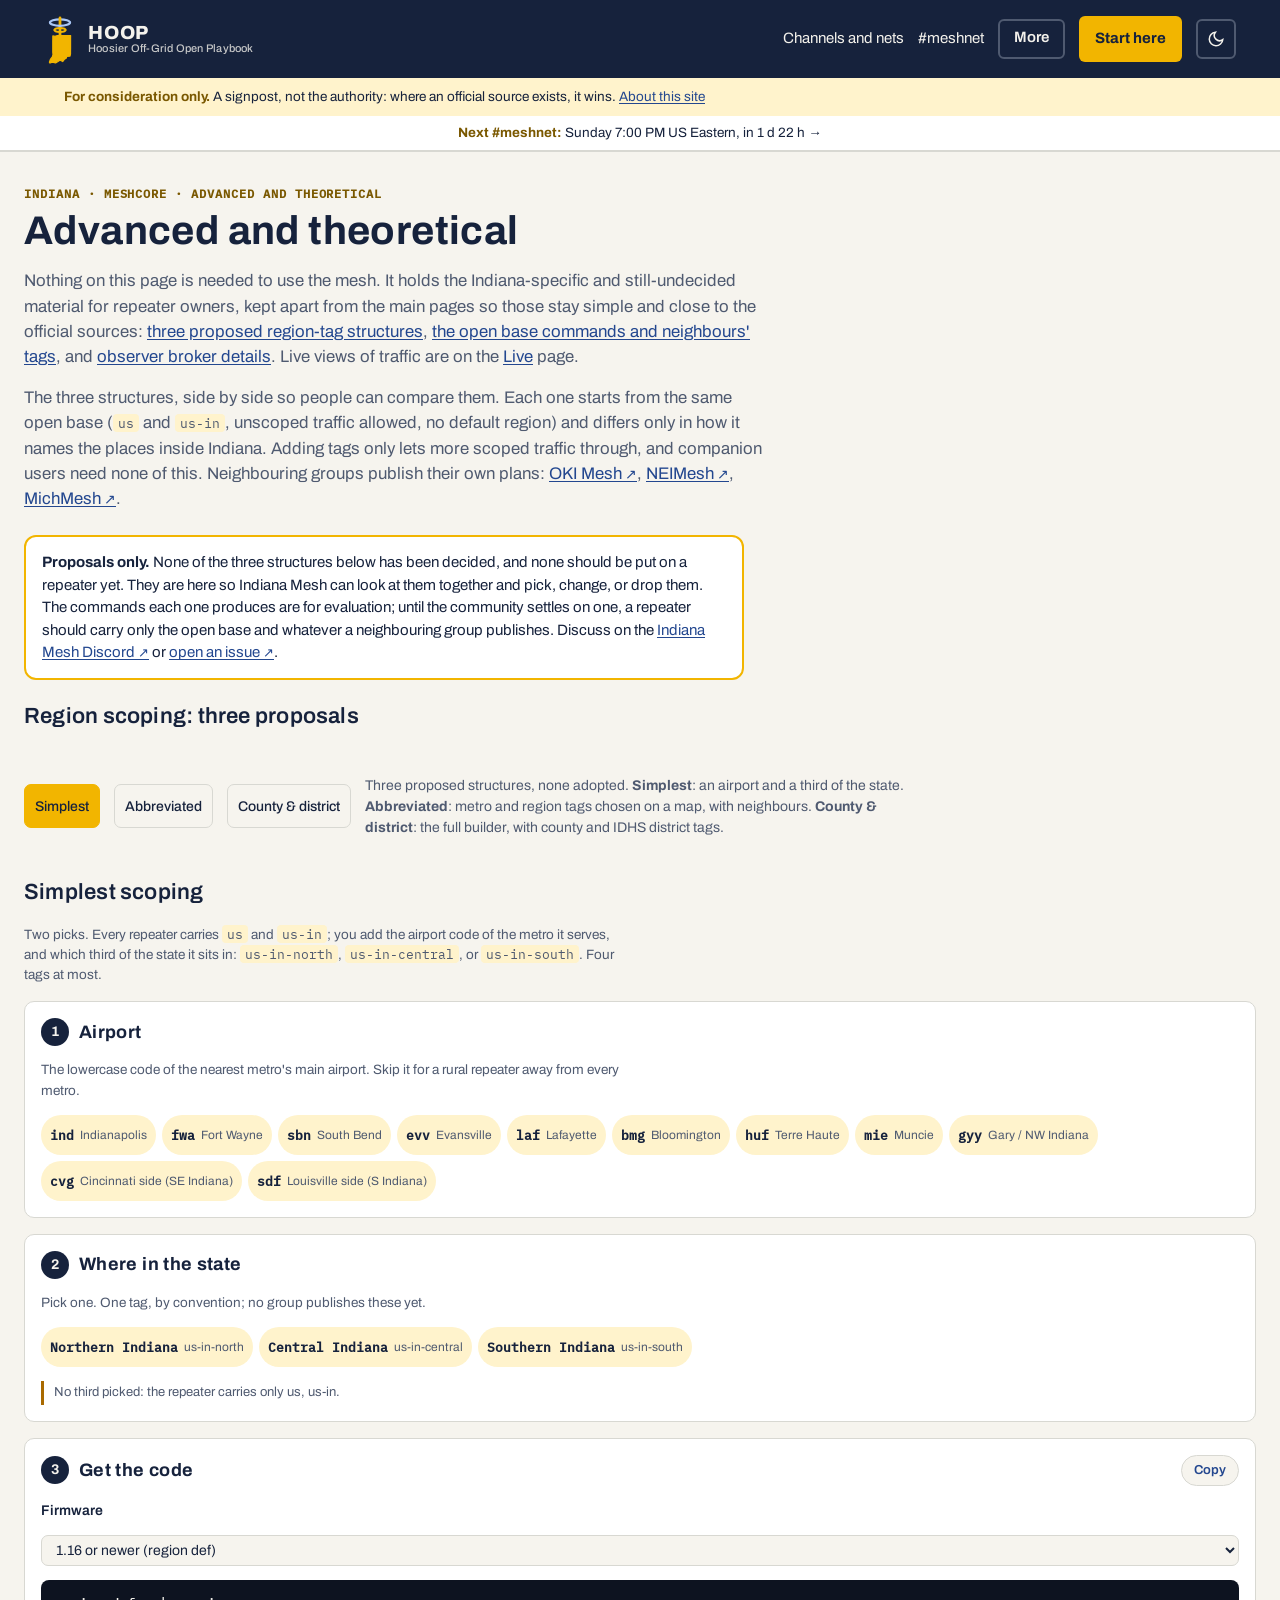
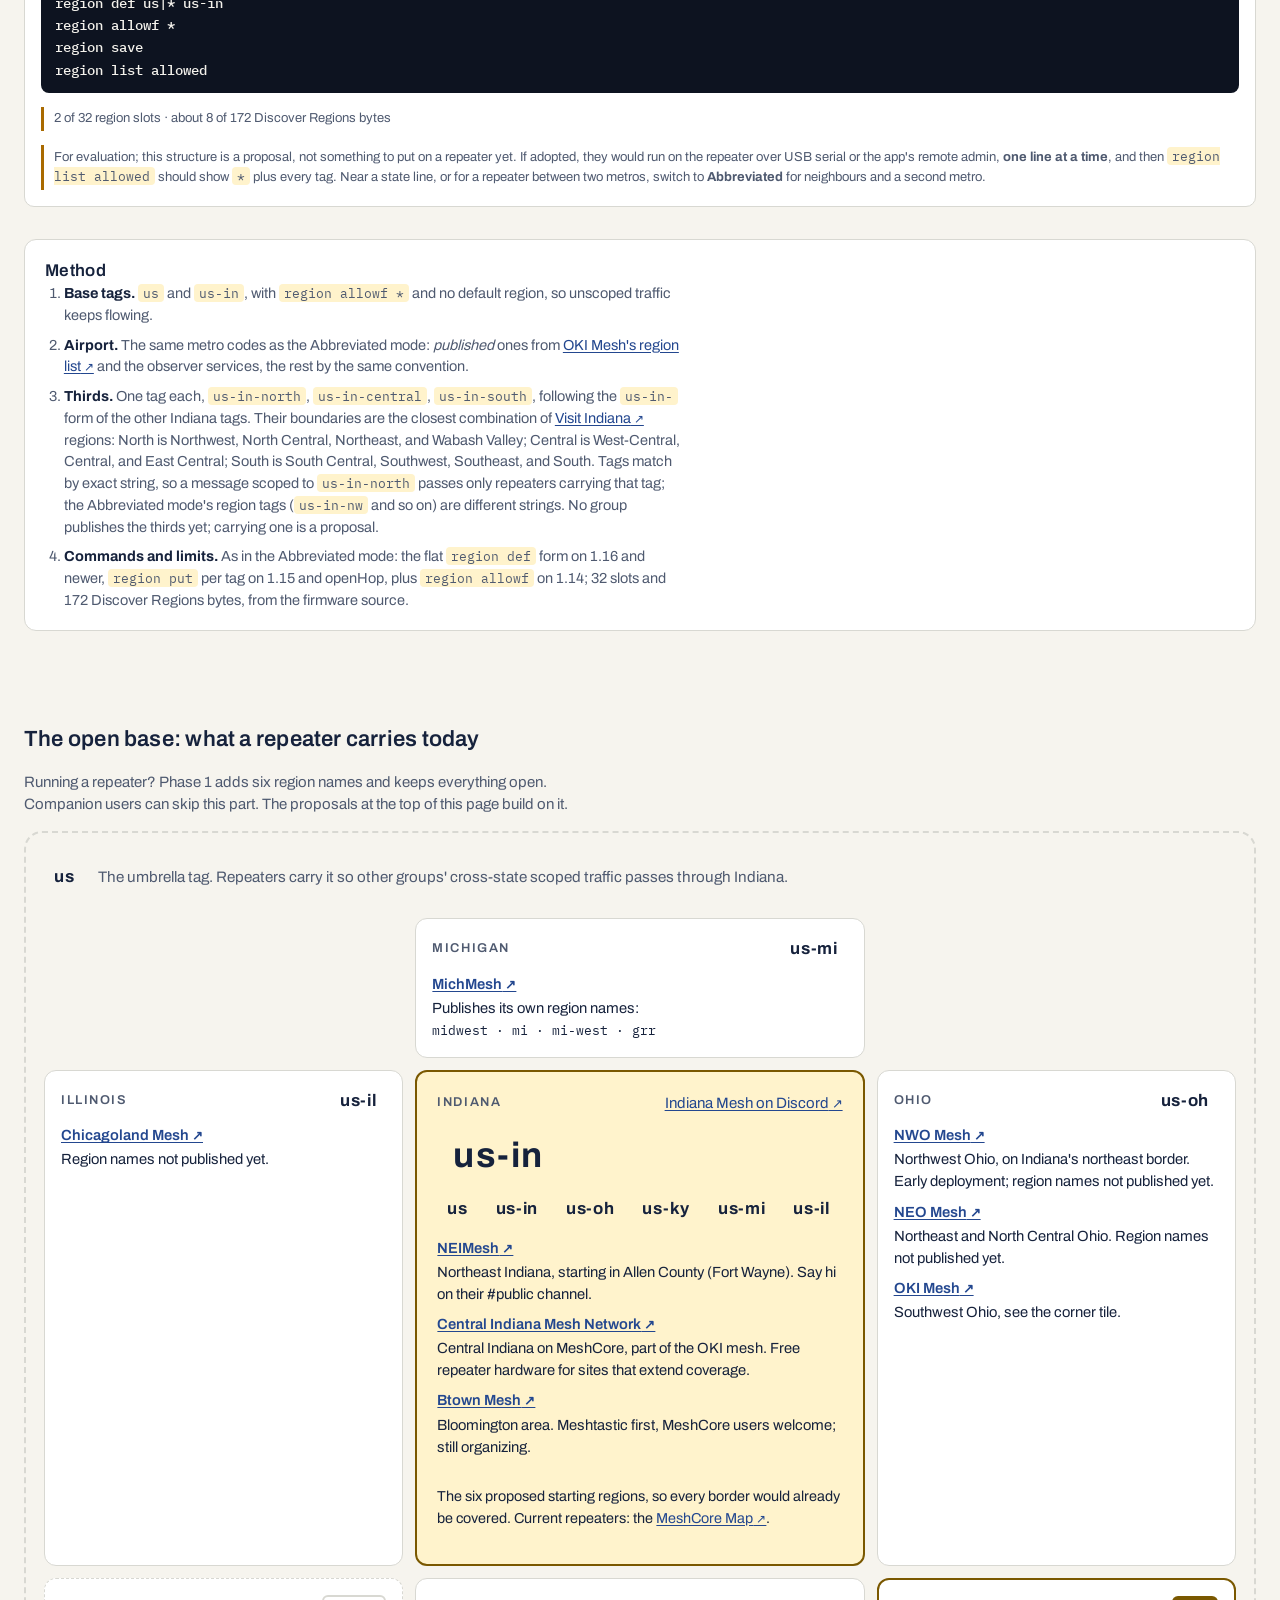
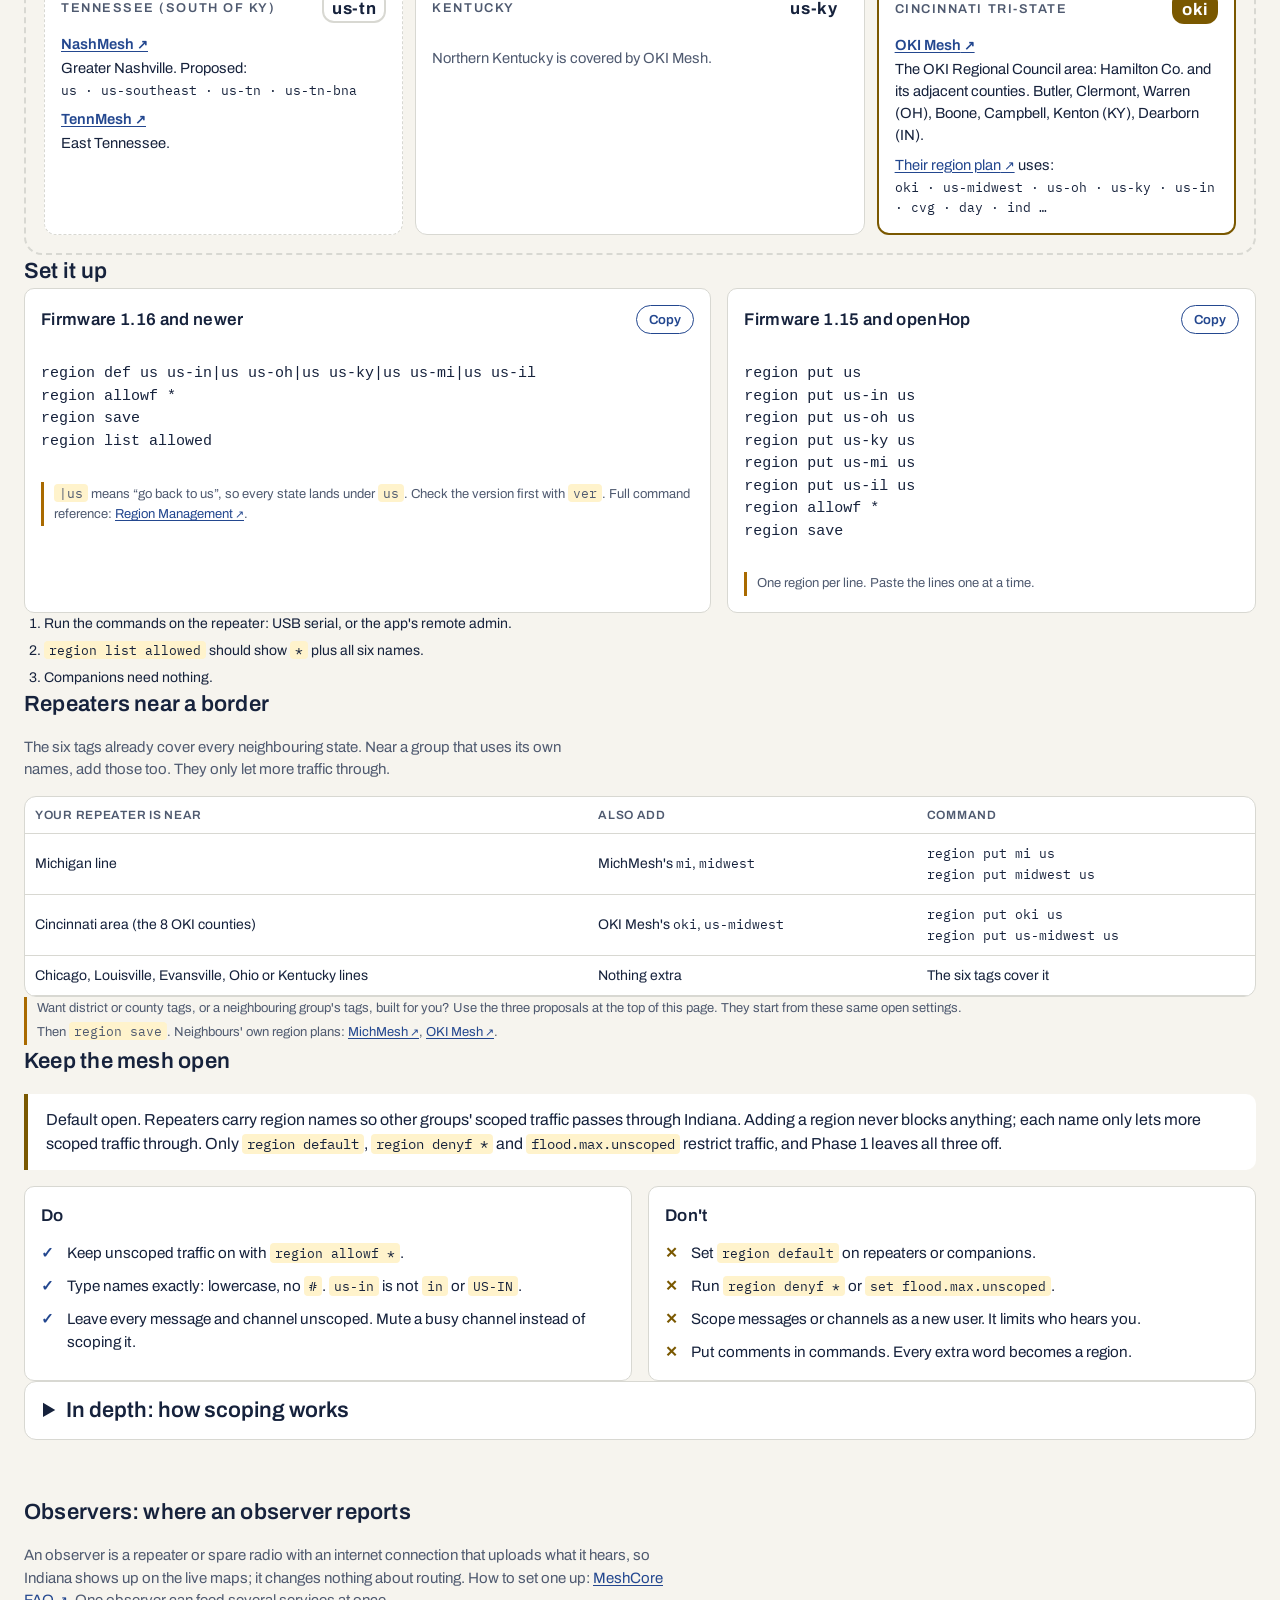
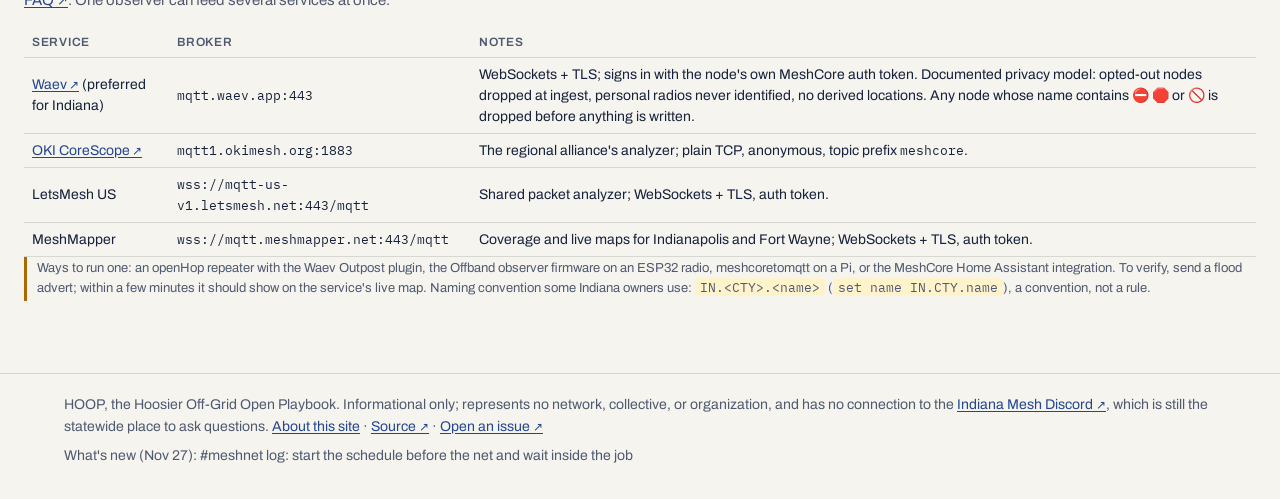
<file: advanced/index.html>
<!doctype html>
<html lang="en">
<head>
<meta charset="utf-8">
<script src="../assets/theme.js?v=20261111t"></script>
<meta name="viewport" content="width=device-width, initial-scale=1, viewport-fit=cover">
<meta name="robots" content="noindex, nofollow">
<meta name="description" content="Advanced and theoretical: Indiana-specific material for MeshCore repeater owners, for consideration only. Three proposed region-tag structures, the open base commands, neighbours' tags, and observer brokers.">
<title>Advanced and theoretical · HOOP</title>
<link rel="icon" href="../assets/favicon.svg?v=20261111t" type="image/svg+xml">
<meta property="og:type" content="website">
<meta property="og:site_name" content="HOOP · Hoosier Off-Grid Open Playbook">
<meta property="og:title" content="Advanced and theoretical">
<meta property="og:description" content="Indiana-specific material for MeshCore repeater owners, for consideration only: proposed region structures, open base commands, observer brokers.">
<meta property="og:url" content="https://mutiny19.github.io/hoop/advanced/">
<meta property="og:image" content="https://mutiny19.github.io/hoop/assets/social.png?v=2">
<meta property="og:image:width" content="1200">
<meta property="og:image:height" content="630">
<meta name="twitter:card" content="summary_large_image">
<link rel="preload" href="../assets/fonts/archivo.woff2" as="font" type="font/woff2" crossorigin>
<link rel="stylesheet" href="../assets/site.css?v=20261112c">
<style>
/* Advanced: the region scope builder. Tool tokens mapped onto the site's; map tints per theme. */
.sb { --ink: var(--fg); --accent: var(--signal); --accent-soft: var(--signal-soft); --code-ink: var(--code-fg);
  --f-display: var(--display); --f-body: var(--body); --f-mono: var(--mono);
  --county:#dfe6e1; --county-out:#e9ece9; --county-line:#ffffff; --sel:#d99a12; --sel-ink:#3a2700; --home:#9a5d00;
  --ok:#2f7d4a; --warn:#a96a00; --crit:#b3261e;
  --d1:#dbe7e2;--d2:#e3e3d6;--d3:#dde0ea;--d4:#e7ded9;--d5:#d7e6ea;--d6:#e6e0e8;--d7:#dfe8d6;--d8:#ebe3d3;--d9:#d9e1e8;--d10:#e8e0dc;--d11:#e4e6dd;
  max-width: 1280px; margin: 0 auto; padding-inline: 24px; padding-block: 36px 48px; display: grid; gap: 20px; font-size: 15px; line-height: 1.5; }
:root[data-theme="dark"] .sb { --county:#222C44; --county-out:#1A2238; --county-line:#0D1320; --sel:#e7ac2c; --sel-ink:#241800; --home:#ffcf6b;
  --ok:#6cc58a; --warn:#e3a640; --crit:#ff8a80;
  --d1:#22312c;--d2:#2b2d22;--d3:#252a36;--d4:#302824;--d5:#1f3135;--d6:#2e2732;--d7:#263222;--d8:#332c1f;--d9:#232c34;--d10:#312a26;--d11:#2a3027; }
.sb-head { display: grid; gap: 10px; }
.proposal { margin: 14px 0 0; padding: 14px 16px; border: 2px solid var(--beacon); border-radius: 12px; background: var(--panel); font-size: 15px; line-height: 1.5; max-width: 80ch; }
.part-h { font-size: 26px; font-weight: 800; margin: 34px 0 6px; }
.owners, .observers { margin-top: 36px; }
.observers .owner-intro { color: var(--muted); max-width: 74ch; }
.observers .tablewrap { overflow-x: auto; } .observers table { border-collapse: collapse; width: 100%; font-size: 14px; } .observers th, .observers td { text-align: left; padding: 8px 10px; border-bottom: 1px solid var(--line); vertical-align: top; } .observers code { font-family: var(--mono); }
.owners /* route-marker style region tags */
.tag{ display: inline-flex; align-items: center; font: 700 1.05rem/1 var(--display); letter-spacing: .04em;
  background: var(--shield); color: var(--shield-fg); padding: 6px 10px 5px; border-radius: 6px 6px 12px 12px; white-space: nowrap; }
.owners .tag.big{ font-size: 2.2rem; padding: 10px 16px 8px; border-radius: 8px 8px 18px 18px; }
.owners .tag.alt{ background: transparent; color: var(--fg); box-shadow: inset 0 0 0 2px var(--line); }
.owners .tag.oki{ background: var(--signal); color: var(--panel); }
.owners /* the map */
.frame{ border: 2px dashed var(--line); border-radius: 18px; padding: 18px; display: grid; gap: 14px; }
.owners .frame-head{ display: flex; flex-wrap: wrap; align-items: center; gap: 10px 14px; }
.owners .frame-head p{ color: var(--muted); font-size: .95rem; min-width: 0; flex: 1 1 280px; }
.owners .map{ display: grid; gap: 12px; grid-template-columns: 1fr 1.25fr 1fr;
  grid-template-areas: ". mi ." "il in oh" "tn ky oki"; }
.owners .cell{ background: var(--panel); border: 1px solid var(--line); border-radius: 12px; padding: 16px; display: grid; gap: 10px; align-content: start; min-width: 0; }
.owners .cell .top{ display: flex; align-items: center; justify-content: space-between; gap: 10px; flex-wrap: wrap; }
.owners .state{ font: 600 .8rem/1 var(--body); letter-spacing: .12em; text-transform: uppercase; color: var(--muted); }
.owners .cell p{ font-size: .92rem; color: var(--muted); }
.owners .cell ul{ margin: 0; padding: 0; list-style: none; display: grid; gap: 8px; font-size: .92rem; }
.owners .cell li{ display: grid; gap: 2px; }
.owners .cell li strong{ font-weight: 600; color: var(--fg); }
.owners .uses{ font-family: var(--mono); font-size: .82rem; color: var(--fg); overflow-wrap: anywhere; }
.owners .in{ grid-area: in; background: var(--signal-soft); border: 2px solid var(--signal); padding: 20px; gap: 14px; }
.owners .in .tags{ display: flex; flex-wrap: wrap; gap: 8px; }
.owners .in .count{ font-size: .9rem; color: var(--fg); font-variant-numeric: tabular-nums; }
.owners .mi{ grid-area: mi; }
.owners .il{ grid-area: il; }
.owners .oh{ grid-area: oh; }
.owners .ky{ grid-area: ky; }
.owners .tn{ grid-area: tn; }
.owners .oki{ grid-area: oki; }
.owners .cell.oki{ border: 2px solid var(--signal); }
.owners .cell.tn{ border-style: dashed; }
.owners .setup{ display: grid; grid-template-columns: 1.3fr 1fr; gap: 16px; }
.owners .panel{ background: var(--panel); border: 1px solid var(--line); border-radius: 12px; padding: 18px; display: grid; gap: 12px; min-width: 0; align-content: start; }
.owners .panel .head{ display: flex; justify-content: space-between; align-items: center; gap: 10px; flex-wrap: wrap; }
.owners .note{ font-size: .9rem; color: var(--muted); }
.owners button.copy{ font: 600 .82rem/1 var(--body); background: transparent; color: var(--link); border: 1px solid var(--link); border-radius: 999px; padding: 7px 12px; cursor: pointer; }
.owners button.copy:hover{ background: var(--link); color: var(--panel); }
.owners .steps{ margin: 0; padding-left: 1.2em; display: grid; gap: 6px; font-size: .95rem; }
.owners .steps code, .owners .rules code, .owners td code, .owners .why code{ font-family: var(--mono); font-size: .88em; }
.owners /* rules */
.rules{ display: grid; grid-template-columns: repeat(2, minmax(0, 1fr)); gap: 16px; }
.owners .rules ul{ margin: 0; padding: 0; list-style: none; display: grid; gap: 10px; }
.owners .rules li{ padding-left: 26px; position: relative; font-size: .95rem; }
.owners .rules li::before{ position: absolute; left: 0; top: 0; font-weight: 700; font-family: var(--body); }
.owners .do li::before{ content: "✓"; color: var(--link); }
.owners .dont li::before{ content: "✕"; color: var(--signal); }
.owners .why{ background: var(--panel); border-left: 4px solid var(--signal); padding: 14px 18px; border-radius: 0 10px 10px 0; font-size: 1rem; }
.owners /* neighbours table */
.tablewrap{ overflow-x: auto; border: 1px solid var(--line); border-radius: 12px; background: var(--panel); }
.owners .hear .panel p{ font-size: .93rem; color: var(--muted); }
.owners .owner-intro{ color: var(--muted); max-width: 64ch; }
.owners details.depth{ background: var(--panel); border: 1px solid var(--line); border-radius: 12px; padding: 4px 18px; }
.owners details.depth summary{ cursor: pointer; font: 600 1.35rem/1 var(--display); padding: 14px 0; }
.owners details.depth[open]{ padding-bottom: 18px; }
.owners .depth-list{ margin: 0; padding: 0; list-style: none; display: grid; gap: 12px; }
.owners .depth-list li{ display: grid; gap: 3px; border-top: 1px solid var(--line); padding-top: 12px; font-size: .94rem; }
.owners .depth-list li strong{ font-weight: 600; }
.owners .depth-list .eg{ font-family: var(--mono); font-size: .82rem; color: var(--muted); overflow-wrap: anywhere; }
.owners .ok{ color: var(--link); font-weight: 600; }
.owners .no{ color: var(--signal); font-weight: 600; }
.owners .border-box .panel p, .owners .border-box .panel li{ font-size: .94rem; }
.owners .addons{ width: 100%; min-width: 0; }
.owners .addons td, .owners .addons th{ padding: 9px 10px; }
.owners .flow .panel h3{ font-size: 1.2rem; }
.owners .flow .panel p{ font-size: .93rem; color: var(--muted); }
@media (max-width: 760px) {.owners .map{ grid-template-columns: 1fr; grid-template-areas: "in" "mi" "il" "oh" "ky" "oki" "tn"; }.owners .setup, .owners .rules{ grid-template-columns: 1fr; }}
@media (prefers-reduced-motion: no-preference) {.owners button.copy{ transition: background .15s, color .15s; }}
.mode { display: flex; flex-wrap: wrap; align-items: center; gap: 8px 14px; margin: 22px 0 18px; }
.mode-btn { font: 700 15px/1 var(--body); border: 2px solid var(--line); background: var(--panel); color: var(--fg); border-radius: 8px; padding: 12px 18px; min-height: 44px; cursor: pointer; }
.mode-btn[aria-pressed="true"] { background: var(--beacon); border-color: var(--beacon); color: #16223C; }
.mode-help { flex: 1 1 320px; font-size: 14px; color: var(--muted); max-width: 70ch; }
.abbr { display: grid; gap: 16px; margin-bottom: 36px; }
.abbr h2 { font-size: 26px; font-weight: 800; }
.abbr .sub { color: var(--muted); max-width: 74ch; }
.abbr-grid { display: grid; grid-template-columns: minmax(0, 1fr) minmax(0, 1fr) minmax(0, 1fr); gap: 16px; }
.abbr-mapbox svg { width: 100%; height: auto; display: block; }
.abbr-mapbox .cty { fill: var(--panel); stroke: var(--line); stroke-width: 1; }
.abbr-mapbox .cty.d1 { fill: var(--d1); } .abbr-mapbox .cty.d2 { fill: var(--d2); } .abbr-mapbox .cty.d3 { fill: var(--d3); } .abbr-mapbox .cty.d4 { fill: var(--d4); } .abbr-mapbox .cty.d5 { fill: var(--d5); }
.abbr-mapbox .cty.d6 { fill: var(--d6); } .abbr-mapbox .cty.d7 { fill: var(--d7); } .abbr-mapbox .cty.d8 { fill: var(--d8); } .abbr-mapbox .cty.d9 { fill: var(--d9); } .abbr-mapbox .cty.d10 { fill: var(--d10); } .abbr-mapbox .cty.d11 { fill: var(--d11); }
.abbr-mapbox .cty.dist:not(.metro) { fill: var(--beacon); fill-opacity: .45; }
.abbr-mapbox .cty.metro { fill: var(--signal-soft); }
.abbr-mapbox .cty.pick { cursor: pointer; }
.abbr-mapbox .cty.pick:hover { stroke: var(--beacon); stroke-width: 1.5; }
.abbr-mapbox .cty.metro.on { fill: var(--beacon); }
.abbr-mapbox .cty.metro.near.on { fill: var(--beacon); fill-opacity: .7; }
.abbr-mapbox .cty.dist { stroke: var(--fg); stroke-width: 1.8; }
.abbr-mapbox .dnum { font: 500 11px/1 var(--mono); fill: var(--muted); pointer-events: none; text-anchor: middle; }
.abbr-mapbox .dlbl { font: 700 13px/1 var(--mono); fill: var(--fg); pointer-events: none; text-anchor: middle; paint-order: stroke; stroke: var(--panel); stroke-width: 3px; }
.abbr-mapbox .lbl { cursor: pointer; }
.abbr-mapbox .lbl rect { fill: var(--bg); stroke: var(--fg); stroke-width: 1.6; }
.abbr-mapbox .lbl text { font: 700 14px/1 var(--mono); fill: var(--fg); text-anchor: middle; pointer-events: none; }
.abbr-mapbox .lbl:hover rect, .abbr-mapbox .lbl:focus-visible rect { stroke: var(--beacon); stroke-width: 2.4; }
.abbr-mapbox .lbl:focus-visible { outline: none; }
.abbr-mapbox .lbl.on rect { fill: var(--beacon); stroke: var(--beacon); }
.abbr-mapbox .lbl.on text { fill: #16223C; }
.abbr-mapbox .city { font: 500 10px/1 var(--body); fill: var(--muted); pointer-events: none; text-anchor: middle; }
.abbr .panel { background: var(--panel); border: 1px solid var(--line); border-radius: 12px; padding: 18px 20px; display: grid; gap: 10px; align-content: start; }
.abbr .panel h3 { font-size: 18px; font-weight: 700; margin: 0; display: flex; align-items: center; gap: 10px; }
.abbr .panel h4 { font-size: 15px; font-weight: 700; margin: 6px 0 0; }
.abbr .stepnum { display: inline-grid; place-items: center; width: 28px; height: 28px; border-radius: 50%; background: var(--fg); color: var(--bg); font: 700 14px/1 var(--body); flex: none; }
.abbr .step1-grid { display: grid; grid-template-columns: minmax(0, 5fr) minmax(0, 6fr); gap: 20px; align-items: start; }
.abbr .step1-side { display: grid; gap: 10px; align-content: start; }
.abbr .nearby { margin: 0; padding-left: 18px; display: grid; gap: 6px; } .abbr .nearby span { color: var(--muted); }
@media (max-width: 760px) { .abbr .step1-grid { grid-template-columns: 1fr; } }
.abbr .panel .head { display: flex; justify-content: space-between; align-items: center; gap: 10px; }
.abbr .chips { display: flex; flex-wrap: wrap; gap: 8px; }
.abbr .chip { font: 500 14px/1 var(--mono); border: 2px solid var(--line); background: var(--bg); color: var(--fg); border-radius: 999px; padding: 10px 14px; min-height: 40px; cursor: pointer; display: inline-flex; align-items: center; gap: 8px; }
.abbr .chip small { font: 400 12px/1 var(--body); color: var(--muted); }
.abbr .chip[aria-pressed="true"] { background: var(--beacon); border-color: var(--beacon); color: #16223C; }
.abbr .chip[aria-pressed="true"] small { color: #16223C; }
.abbr .chip.conv { border-style: dashed; }
.abbr .abbr-actions { display: flex; flex-wrap: wrap; gap: 8px; }
.abbr .chip.all { font-family: var(--body); font-weight: 700; }
.abbr .note { font-size: 13px; color: var(--muted); }
.abbr .alert { padding: 12px 14px; border-radius: 10px; border: 2px solid #c9a227; background: rgba(201, 162, 39, .12); font-size: 14px; line-height: 1.45; }
.abbr .alert.over { border-color: #c0392b; background: rgba(192, 57, 43, .12); font-weight: 600; }
.abbr pre.over { outline: 2px solid #c0392b; }
.abbr .copy:disabled { opacity: .5; cursor: not-allowed; }
.abbr .pub, .abbr .conv { font: 600 11px/1 var(--mono); border: 1px solid var(--line); border-radius: 4px; padding: 3px 6px; }
.abbr .conv { border-style: dashed; }
.abbr pre { margin: 0; background: var(--code-bg); color: var(--code-fg); border-radius: 8px; padding: 12px 14px; font: 500 14px/1.6 var(--mono); overflow-x: auto; white-space: pre; }
.abbr .copy { font: 600 13px/1 var(--body); border: 1px solid var(--line); background: var(--bg); color: var(--link); border-radius: 999px; padding: 8px 12px; cursor: pointer; }
.abbr select { font: 400 15px/1.3 var(--body); padding: 8px 10px; border: 1px solid var(--line); border-radius: 6px; background: var(--bg); color: var(--fg); }
.abbr .k { font-weight: 600; font-size: 14px; }
.method { background: var(--panel); border: 1px solid var(--line); border-radius: 12px; padding: 18px 20px; margin-top: 16px; }
.method h3 { font-size: 18px; font-weight: 700; margin: 0 0 8px; }
.method ol { margin: 0; padding-left: 1.3em; display: grid; gap: 8px; max-width: 80ch; font-size: 14.5px; color: var(--muted); }
.method li strong { color: var(--fg); }
.method a { color: var(--link); }
.abbr-like { background: var(--panel); border: 1px solid var(--line); border-radius: 12px; padding: 18px 20px; display: grid; gap: 10px; margin-top: 16px; }
.abbr-like h3 { font-size: 18px; font-weight: 700; margin: 0; }
.abbr-like .sub { color: var(--muted); max-width: 74ch; }
.abbr-like .chips { display: flex; flex-wrap: wrap; gap: 8px; }
.abbr-like .chip, .abbr .chip.chan { font: 500 14px/1 var(--mono); border: 2px solid var(--line); background: var(--bg); color: var(--fg); border-radius: 999px; padding: 10px 14px; min-height: 40px; cursor: pointer; }
.abbr-like .chip:hover, .abbr .chip.chan:hover { border-color: var(--beacon); }
.abbr .depth { background: var(--panel); border: 1px solid var(--line); border-radius: 12px; padding: 12px 18px; }
.abbr .depth summary { cursor: pointer; font-weight: 700; }
.abbr .depth-list { margin: 10px 0 0; padding-left: 1.2em; display: grid; gap: 8px; }
.abbr .depth-list strong { display: block; }
.abbr .depth-list span { color: var(--muted); font-size: 14px; }
@media (max-width: 1000px) { .abbr-grid { grid-template-columns: 1fr 1fr; } .abbr-map-panel { grid-column: 1 / -1; } }
@media (max-width: 760px) { .abbr-grid { grid-template-columns: 1fr; } }
.sb-head h1 { font-size: clamp(2.2rem, 5.5vw, 3.4rem); font-weight: 800; }
.sb-head .lead { font-size: 1.05rem; max-width: 74ch; }
.sb-head .eyebrow { font: 600 .78rem/1 var(--body); letter-spacing: .14em; text-transform: uppercase; color: var(--signal); }
.sb-head a, .sb-foot a, .sb .sub a, .sb .tc-def a { color: var(--link); }
.sb button.primary, .sb .seg button[aria-pressed=true], .sb button.add[aria-pressed=true] { color: #16223C; }
.site-nav .go { background: var(--beacon); color: #16223C; font-weight: 700; padding: 11px 16px; border-radius: 6px; }
@media (max-width: 600px) { .sb { padding-inline: 16px; } }
.sb .clisteps code { background: transparent; padding: 0; color: inherit; }
.sb .panel { grid-template-columns: minmax(0, 1fr); }
.sb-head h1{font-family:var(--f-display);font-weight:700;font-size:clamp(28px,4vw,40px);letter-spacing:.01em;margin:0;line-height:1.05;text-wrap:balance}
.sb-head p{margin:6px 0 0;color:var(--muted);max-width:70ch}
.sb .eyebrow{font-family:var(--f-mono);font-size:12px;letter-spacing:.08em;text-transform:uppercase;color:var(--accent)}
.sb .grid{display:grid;grid-template-columns:minmax(0,1fr) minmax(0,1.05fr);gap:20px;align-items:start}
@media (max-width:900px){.sb .grid{grid-template-columns:minmax(0,1fr)}}
.sb .panel{background:var(--panel);border:1px solid var(--line);border-radius:10px;padding:16px;display:grid;gap:14px;min-width:0}
.sb h2{font-family:var(--f-display);font-weight:600;font-size:22px;margin:0;letter-spacing:.01em}
.sb h3{font-family:var(--f-display);font-weight:600;font-size:17px;margin:0;letter-spacing:.02em}
.sb .sub{color:var(--muted);font-size:13.5px;margin:0}
.sb .mapbox{position:relative}
.sb svg.map{width:100%;height:auto;display:block;max-height:78vh}
.sb svg.map path{fill:var(--dfill,var(--county));stroke:var(--county-line);stroke-width:.8;cursor:pointer;transition:fill .12s}
.sb svg.map path.out{fill:var(--county-out)}
.sb svg.map path:hover{filter:brightness(.93)}
.sb svg.map path.sel{fill:var(--sel);stroke:var(--home);stroke-width:1}
.sb svg.map path.home{fill:var(--home)}
.sb svg.map path:focus-visible{outline:none;stroke:var(--accent);stroke-width:2.4}
.sb svg.map text{font-family:var(--f-mono);font-size:7.5px;fill:var(--muted);pointer-events:none;text-anchor:middle;dominant-baseline:middle;text-transform:uppercase}
.sb svg.map text.sel{fill:var(--sel-ink);font-weight:500}
.sb svg.map text.home{fill:var(--bg);font-weight:500}
.sb .tip{position:absolute;pointer-events:none;background:var(--ink);color:var(--bg);font-size:12.5px;padding:5px 8px;border-radius:6px;white-space:nowrap;font-family:var(--f-mono)}
.sb .legend{display:flex;flex-wrap:wrap;gap:14px;font-size:13px;color:var(--muted)}
.sb .legend span{display:inline-flex;align-items:center;gap:6px}
.sb .sw{width:14px;height:14px;border-radius:3px;display:inline-block;border:1px solid var(--line)}
.sb .row{display:flex;flex-wrap:wrap;gap:8px;align-items:center}
.sb button,.sb select,.sb input[type=text],.sb input[type=number]{font:inherit;font-size:14px;color:var(--ink);background:var(--bg);border:1px solid var(--line);border-radius:7px;padding:6px 10px}
.sb button{cursor:pointer;font-weight:500}
.sb button:hover{border-color:var(--accent)}
.sb button:focus-visible,.sb select:focus-visible,.sb input:focus-visible{outline:2px solid var(--accent);outline-offset:1px}
.sb button.primary{background:var(--accent);color:var(--bg);border-color:var(--accent)}
.sb .seg{display:inline-flex;border:1px solid var(--line);border-radius:8px;overflow:hidden}
.sb .seg button{border:0;border-radius:0;background:transparent;padding:6px 11px}
.sb .seg button[aria-pressed=true]{background:var(--accent);color:var(--bg)}
.sb .opts{display:grid;grid-template-columns:auto minmax(0,1fr);gap:10px 14px;align-items:center}
.sb .opts label.k{font-size:13px;color:var(--muted);font-weight:500}
@media (max-width:480px){.sb .opts{grid-template-columns:minmax(0,1fr)}}
.sb .chk{display:inline-flex;gap:7px;align-items:center;font-size:14px}
.sb .chips{display:flex;flex-wrap:wrap;gap:6px}
.sb .chip{font-family:var(--f-mono);font-size:12.5px;padding:3px 8px;border-radius:999px;background:var(--accent-soft);color:var(--ink);border:1px solid transparent;display:inline-flex;gap:6px;align-items:center}
.sb .chip.home{background:var(--sel);color:var(--sel-ink)}
.sb .chip button{border:0;padding:0 2px;background:transparent;font-size:13px;line-height:1;color:inherit}
.sb .code{background:var(--code-bg);color:var(--code-ink);font-family:var(--f-mono);font-size:13px;border-radius:8px;padding:12px 14px;overflow-x:auto;white-space:pre;line-height:1.6;margin:0}
.sb .codehead{display:flex;justify-content:space-between;align-items:center;gap:8px;flex-wrap:wrap}
.sb .status{display:flex;flex-wrap:wrap;gap:8px}
.sb .pill{font-size:12.5px;font-weight:600;padding:3px 9px;border-radius:999px;border:1px solid currentColor;display:inline-flex;gap:6px;align-items:center;font-variant-numeric:tabular-nums}
.sb .pill.ok{color:var(--ok)}
.sb .pill.warn{color:var(--warn)}
.sb .pill.crit{color:var(--crit)}
.sb .pill.info{color:var(--muted)}
.sb .meter{height:6px;border-radius:3px;background:var(--line);overflow:hidden}
.sb .meter i{display:block;height:100%;background:var(--accent)}
.sb .warnlist{margin:0;padding-left:18px;font-size:13.5px}
.sb .warnlist li.crit{color:var(--crit)}
.sb .warnlist li.warn{color:var(--warn)}
.sb table{border-collapse:collapse;width:100%;font-size:14px}
.sb th,.sb td{text-align:left;padding:6px 8px;border-bottom:1px solid var(--line);vertical-align:middle}
.sb th{font-size:12px;text-transform:uppercase;letter-spacing:.06em;color:var(--muted);font-weight:600}
.sb td code{font-family:var(--f-mono);font-size:12.5px}
.sb .tablewrap{overflow-x:auto}
.sb .steps{margin:0;padding-left:20px;display:grid;gap:6px;font-size:14px}
.sb .steps code,.sb .sub code,.sb p code,.sb li code{font-family:var(--f-mono);font-size:12.5px;background:var(--accent-soft);padding:1px 5px;border-radius:4px}
.sb .note{font-size:13px;color:var(--muted);border-left:3px solid var(--warn);padding:2px 0 2px 10px;margin:0}
.sb .tagcards{display:grid;grid-template-columns:repeat(auto-fit,minmax(min(100%,240px),1fr));gap:10px}
.sb .tagcard{border:1px solid var(--line);border-radius:9px;padding:10px 12px;display:grid;gap:8px;background:var(--bg);align-content:start}
.sb .tagcard.on{border-color:var(--accent);box-shadow:inset 3px 0 0 var(--accent)}
.sb .tc-head{display:flex;justify-content:space-between;align-items:center;gap:8px;flex-wrap:wrap}
.sb .tc-name{font-family:var(--f-mono);font-size:14px;font-weight:500}
.sb .tc-sum{font-size:13px;color:var(--muted);margin:0}
.sb .tc-def{font-size:13.5px;margin:0;line-height:1.55}
.sb .tc-act{display:flex;gap:8px;align-items:center;flex-wrap:wrap}
.sb button.linkish{border:0;background:transparent;padding:2px 4px;color:var(--accent);font-size:13px;text-decoration:underline;text-underline-offset:2px}
.sb button.add[aria-pressed=true]{background:var(--accent);color:var(--bg);border-color:var(--accent)}
.sb .addbar{display:flex;flex-wrap:wrap;gap:8px;align-items:center}
.sb .cap{display:grid;grid-template-columns:repeat(auto-fit,minmax(min(100%,200px),1fr));gap:12px}
.sb .capitem{display:grid;gap:4px;font-size:13px}
.sb .capitem .lbl{display:flex;justify-content:space-between;gap:8px;color:var(--muted);font-variant-numeric:tabular-nums}
.sb .capitem .lbl b{color:var(--ink);font-weight:600}
.sb .capitem.warn .meter i{background:var(--warn)}
.sb .capitem.crit .meter i{background:var(--crit)}
.sb .capitem.warn .lbl b{color:var(--warn)}
.sb .capitem.crit .lbl b{color:var(--crit)}
.sb .capbanner{border:1px solid var(--crit);color:var(--crit);border-radius:8px;padding:8px 12px;font-size:13.5px;font-weight:500}
.sb svg.map{touch-action:pan-y pinch-zoom;user-select:none;-webkit-user-select:none}
.sb .clisteps{list-style:none;margin:0;padding:0;display:grid;gap:8px;counter-reset:st}
.sb .clisteps li{display:grid;grid-template-columns:auto minmax(0,1fr) auto;gap:10px;align-items:center;background:var(--code-bg);color:var(--code-ink);border-radius:8px;padding:8px 10px;counter-increment:st}
.sb .clisteps li::before{content:counter(st);font-family:var(--f-display);font-weight:700;font-size:20px;min-width:22px;text-align:center;color:var(--sel)}
.sb .clisteps li.done{opacity:.5}
.sb .clisteps li.done::before{content:"✓";color:var(--ok)}
.sb .clisteps code{font-family:var(--f-mono);font-size:13px;white-space:pre-wrap;word-break:break-all;line-height:1.5}
.sb .clisteps .meta{display:block;font-family:var(--f-mono);font-size:11px;color:var(--muted);margin-top:2px}
.sb .clisteps .acts{display:flex;gap:6px;align-items:center}
.sb .clisteps button{background:transparent;color:var(--code-ink);border-color:#ffffff33;padding:4px 10px;font-size:13px}
.sb .clisteps label{display:inline-flex;gap:5px;align-items:center;font-size:12.5px;color:var(--code-ink)}
@media (max-width:480px){.sb .clisteps li{grid-template-columns:auto minmax(0,1fr)}
.sb .clisteps .acts{grid-column:2}}
.sb .dchips{display:flex;flex-wrap:wrap;gap:6px;margin-top:6px}
.sb .dchips button{font-size:13px;padding:4px 10px;border-radius:999px;display:inline-flex;gap:6px;align-items:center}
.sb .dchips button .n{font-family:var(--f-mono);font-size:11.5px;color:var(--muted)}
.sb .dchips button[aria-pressed=true]{background:var(--sel);color:var(--sel-ink);border-color:var(--sel)}
.sb .dchips button[aria-pressed=true] .n{color:var(--sel-ink)}
.sb .dchips button.part{border-color:var(--sel);border-style:dashed}
.sb details summary{cursor:pointer;font-weight:600;font-size:14px}
.sb-foot{color:var(--muted);font-size:12.5px;max-width:90ch}
@media (prefers-reduced-motion:reduce){.sb *{transition:none!important}}
</style>
</head>
<body>
<header class="site-head"><div class="bar">
  <a class="brand" href="../"><img class="brand-mark" src="../assets/mark.svg?v=20261111t" alt="" width="32" height="50"><img class="brand-mark-sm" src="../assets/favicon.svg?v=20261111t" alt="" width="34" height="34"><span class="brand-text">HOOP<small>Hoosier Off-Grid Open Playbook</small></span></a>
  <nav class="site-nav" aria-label="Site">
    <button type="button" class="nav-menu" id="navMenu" aria-expanded="false" aria-controls="navMore"><span class="l-more">More</span><span class="l-menu">Menu</span></button>
    <span class="nav-more" id="navMore">
      <a class="main" href="../channels/">Channels and nets</a>
      <a class="main" href="../meshnet/">#meshnet</a>
      <a href="../#map">Map</a>
      <a href="../live/">Live</a>
      <a href="../#protocols">Settings</a>
      <a href="../projects/">Projects</a>
      <a href="../emergency/">For agencies</a>
    </span>
    <a class="go" href="../meshcore/">Start here</a>
    <button type="button" class="theme-toggle" id="themeBtn" aria-label="Switch to light mode" title="Switch to light mode"><svg class="i-sun" width="18" height="18" viewBox="0 0 24 24" fill="none" stroke="currentColor" stroke-width="2" aria-hidden="true"><circle cx="12" cy="12" r="4"/><path d="M12 2v2M12 20v2M4.9 4.9l1.4 1.4M17.7 17.7l1.4 1.4M2 12h2M20 12h2M4.9 19.1l1.4-1.4M17.7 6.3l1.4-1.4"/></svg><svg class="i-moon" width="18" height="18" viewBox="0 0 24 24" fill="none" stroke="currentColor" stroke-width="2" aria-hidden="true"><path d="M21 12.8A9 9 0 1 1 11.2 3a7 7 0 0 0 9.8 9.8z"/></svg></button>
  </nav>
</div></header>
<div class="site-notice" role="region" aria-label="Notice"><div class="bar"><b>For consideration only.</b> A signpost, not the authority: where an official source exists, it wins. <a href="../#about">About this site</a></div></div>

<main class="sb">
  <header class="sb-head">
    <span class="eyebrow">Indiana · MeshCore · advanced and theoretical</span>
    <h1>Advanced and theoretical</h1>
    <p class="lead">Nothing on this page is needed to use the mesh. It holds the Indiana-specific and still-undecided material for repeater owners, kept apart from the main pages so those stay simple and close to the official sources: <a href="#scoping">three proposed region-tag structures</a>, <a href="#owners-h">the open base commands and neighbours' tags</a>, and <a href="#observers-h">observer broker details</a>. Live views of traffic are on the <a href="../live/">Live</a> page.</p>
    <p class="lead">The three structures, side by side so people can compare them. Each one starts from the same open base (<code>us</code> and <code>us-in</code>, unscoped traffic allowed, no default region) and differs only in how it names the places inside Indiana. Adding tags only lets more scoped traffic through, and companion users need none of this. Neighbouring groups publish their own plans: <a href="https://docs.okimesh.org/books/oki-mesh-alliance/page/oki-mesh-region-scopes" target="_blank" rel="noopener">OKI Mesh</a>, <a href="https://neimesh.net" target="_blank" rel="noopener">NEIMesh</a>, <a href="https://michmesh.com" target="_blank" rel="noopener">MichMesh</a>.</p>
    <div class="proposal" role="note"><strong>Proposals only.</strong> None of the three structures below has been decided, and none should be put on a repeater yet. They are here so Indiana Mesh can look at them together and pick, change, or drop them. The commands each one produces are for evaluation; until the community settles on one, a repeater should carry only the open base and whatever a neighbouring group publishes. Discuss on the <a href="https://discord.gg/2uwyceSF37" target="_blank" rel="noopener">Indiana Mesh Discord</a> or <a href="https://github.com/mutiny19/hoop/issues/new/choose" target="_blank" rel="noopener">open an issue</a>.</div>
  </header>
  <h2 id="scoping" class="part-h">Region scoping: three proposals</h2>
  <div class="mode" role="group" aria-label="Choose a scoping style">
    <button type="button" class="mode-btn" id="modeSimple" aria-pressed="true">Simplest</button>
    <button type="button" class="mode-btn" id="modeAbbr" aria-pressed="false">Abbreviated</button>
    <button type="button" class="mode-btn" id="modeFull" aria-pressed="false">County &amp; district</button>
    <span class="mode-help">Three proposed structures, none adopted. <strong>Simplest</strong>: an airport and a third of the state. <strong>Abbreviated</strong>: metro and region tags chosen on a map, with neighbours. <strong>County &amp; district</strong>: the full builder, with county and IDHS district tags.</span>
  </div>

  <section id="simple" class="abbr" aria-labelledby="simple-h">
    <h2 id="simple-h">Simplest scoping</h2>
    <p class="sub">Two picks. Every repeater carries <code>us</code> and <code>us-in</code>; you add the airport code of the metro it serves, and which third of the state it sits in: <code>us-in-north</code>, <code>us-in-central</code>, or <code>us-in-south</code>. Four tags at most.</p>
    <section class="panel step" aria-labelledby="s1-h">
      <h3 id="s1-h"><span class="stepnum">1</span> Airport</h3>
      <p class="sub">The lowercase code of the nearest metro's main airport. Skip it for a rural repeater away from every metro.</p>
      <div class="chips" id="simpleMetros"></div>
    </section>
    <section class="panel step" aria-labelledby="s2-h">
      <h3 id="s2-h"><span class="stepnum">2</span> Where in the state</h3>
      <p class="sub">Pick one. One tag, by convention; no group publishes these yet.</p>
      <div class="chips" id="simpleBands"></div>
      <p class="note" id="simpleBandNote"></p>
    </section>
    <section class="panel step" aria-labelledby="s3-h">
      <div class="head"><h3 id="s3-h"><span class="stepnum">3</span> Get the code</h3><button class="copy" type="button" id="simpleCopy">Copy</button></div>
      <label class="k" for="simpleFw">Firmware</label>
      <select id="simpleFw">
        <option value="1.16">1.16 or newer (region def)</option>
        <option value="1.15">1.15 or openHop (region put)</option>
        <option value="1.14">1.14 and older (region put + allowf)</option>
      </select>
      <pre id="simpleOut"></pre>
      <p class="note" id="simpleBudget"></p>
      <p class="note">For evaluation; this structure is a proposal, not something to put on a repeater yet. If adopted, they would run on the repeater over USB serial or the app's remote admin, <strong>one line at a time</strong>, and then <code>region list allowed</code> should show <code>*</code> plus every tag. Near a state line, or for a repeater between two metros, switch to <strong>Abbreviated</strong> for neighbours and a second metro.</p>
    </section>
    <section class="method" aria-labelledby="simple-method-h">
      <h3 id="simple-method-h">Method</h3>
      <ol>
        <li><strong>Base tags.</strong> <code>us</code> and <code>us-in</code>, with <code>region allowf *</code> and no default region, so unscoped traffic keeps flowing.</li>
        <li><strong>Airport.</strong> The same metro codes as the Abbreviated mode: <em>published</em> ones from <a href="https://docs.okimesh.org/books/oki-mesh-alliance/page/oki-mesh-region-scopes" target="_blank" rel="noopener">OKI Mesh's region list</a> and the observer services, the rest by the same convention.</li>
        <li><strong>Thirds.</strong> One tag each, <code>us-in-north</code>, <code>us-in-central</code>, <code>us-in-south</code>, following the <code>us-in-</code> form of the other Indiana tags. Their boundaries are the closest combination of <a href="https://visitindiana.in.gov/regions/" target="_blank" rel="noopener">Visit Indiana</a> regions: North is Northwest, North Central, Northeast, and Wabash Valley; Central is West-Central, Central, and East Central; South is South Central, Southwest, Southeast, and South. Tags match by exact string, so a message scoped to <code>us-in-north</code> passes only repeaters carrying that tag; the Abbreviated mode's region tags (<code>us-in-nw</code> and so on) are different strings. No group publishes the thirds yet; carrying one is a proposal.</li>
        <li><strong>Commands and limits.</strong> As in the Abbreviated mode: the flat <code>region def</code> form on 1.16 and newer, <code>region put</code> per tag on 1.15 and openHop, plus <code>region allowf</code> on 1.14; 32 slots and 172 Discover Regions bytes, from the firmware source.</li>
      </ol>
    </section>
  </section>
  <section id="abbr" class="abbr" aria-labelledby="abbr-h" hidden>
    <h2 id="abbr-h">Abbreviated scoping</h2>
    <p class="sub">The convention, in one sentence: <strong>every repeater carries <code>us</code> and its state as <code>us-in</code>, plus the lowercase three-letter airport code of each metro it serves.</strong> That's it. No default region, unscoped traffic allowed. The same three tags OKI Mesh, Waev, MeshMapper, and the observer firmwares already use for Indiana, so a guess lands on what your neighbours carry.</p>
    <section class="panel step" aria-labelledby="step1-h">
      <h3 id="step1-h"><span class="stepnum">1</span> Where is it?</h3>
      <div class="step1-grid">
        <div>
          <p class="sub">Two kinds of button on the map: <strong>click any county</strong> to add its region (tinted and numbered as on the Visit Indiana map), and <strong>click an airport-code pill</strong> to add that metro (shaded counties). Click again to remove. Pick one, or both.</p>
          <div class="abbr-mapbox"><svg id="abbrMap" viewBox="30 85 470 712" role="group" aria-label="Indiana metro areas by airport code"></svg></div>
        </div>
        <div class="step1-side">
          <h4>Metro areas</h4>
          <p class="sub">Usually one. Two if you sit between them. None is fine for a rural repeater: it still carries <code>us</code> and <code>us-in</code>.</p>
          <div class="chips" id="abbrMetros"></div>
          <div class="abbr-actions"><button type="button" class="chip" id="abbrClear">Clear all</button></div>
          <p class="note"><code>cvg</code> and <code>sdf</code> are the OKI-published codes for the Indiana counties in the Cincinnati and Louisville metros.</p>
          <h4>Regions</h4>
          <p class="sub">If no metro fits, the region. The eleven regions of the state's own <a href="https://visitindiana.in.gov/regions/" target="_blank" rel="noopener">Visit Indiana map</a>, the names most Hoosiers already use: <code>us-in-</code> plus the region's short code. No group publishes these yet; pick a region, a metro, or both.</p>
          <div class="chips" id="abbrDistricts"></div>
          <p class="note"><span class="pub">Published</span> codes appear in OKI Mesh's region list or an observer service's region list. <span class="conv">By convention</span> codes follow the same rule but no group has published them; using one is a proposal, and it only matters once a second repeater carries it.</p>
        </div>
      </div>
    </section>
    <section class="panel step" aria-labelledby="step2-h">
      <h3 id="step2-h"><span class="stepnum">2</span> Does it reach across the state line?</h3>
      <p class="sub">Most Indiana repeaters skip this step. Near a border, add the neighbouring group's own tags, spelled exactly as they publish them; each one only lets more scoped traffic through. <code>oki</code>, <code>us-midwest</code>, <code>us-oh</code>, and <code>us-ky</code> are published by OKI Mesh; <code>mi</code> and <code>midwest</code> by MichMesh; <code>nei</code> by NEIMesh. <code>us-il</code> and <code>us-mi</code> follow the state convention but no group publishes them yet.</p>
      <div class="chips" id="abbrNeighbors"></div>
    </section>
    <section class="panel step" aria-labelledby="step3-h">
      <div class="head"><h3 id="step3-h"><span class="stepnum">3</span> Get the code</h3><button class="copy" type="button" id="abbrCopy">Copy</button></div>
      <label class="k" for="abbrFw">Firmware</label>
      <select id="abbrFw">
        <option value="1.16">1.16 or newer (region def)</option>
        <option value="1.15">1.15 or openHop (region put)</option>
        <option value="1.14">1.14 and older (region put + allowf)</option>
      </select>
      <div class="alert" id="abbrAlert" role="alert" hidden></div>
      <pre id="abbrOut"></pre>
      <p class="note" id="abbrBudget"></p>
      <p class="note">For evaluation; this structure is a proposal, not something to put on a repeater yet. If adopted, they would run on the repeater over USB serial or the app's remote admin, <strong>one line at a time</strong> (each line is its own command; the app sends one per message), and then <code>region list allowed</code> should show <code>*</code> plus every tag. Companions need nothing. Reference: MeshCore's <a href="https://docs.meshcore.io/cli_commands/#region-management-v110" target="_blank" rel="noopener">Region Management</a>.</p>
      <div id="abbrChanPanel">
        <h4>Channel suggestions for what you picked</h4>
        <p class="sub">Scoping is for the rare message you want kept local. For everyday local chat, a channel does the job with nothing to configure on any repeater. Hashtag channels take their key from the name, so anyone who types the same name lands in the same room. Convention: <code>#</code> plus the place name, lowercase, letters only.</p>
        <div class="chips" id="abbrChans"></div>
        <p class="note">Tap to copy, then add it in the MeshCore app. People share channel names worth joining in <code>#porchlight</code>; these are only suggestions that follow the naming rule.</p>
      </div>
    </section>
    <section class="panel step" aria-labelledby="step4-h">
      <h3 id="step4-h"><span class="stepnum">4</span> Also on the mesh nearby</h3>
      <p class="sub">Each group describes its own area and publishes its own tags. Near a state line, theirs is worth joining too; the <a href="../meshcore/#nb-h">start page</a> keeps the full list.</p>
      <ul class="nearby">
        <li><a href="https://okimesh.org" target="_blank" rel="noopener">OKI Mesh</a> <span>southwest Ohio, southeast Indiana, northern Kentucky · <a href="https://docs.okimesh.org/books/oki-mesh-alliance/page/oki-mesh-region-scopes" target="_blank" rel="noopener">region scopes</a></span></li>
        <li><a href="https://neimesh.net" target="_blank" rel="noopener">NEIMesh</a> <span>northeast Indiana, Fort Wayne first</span></li>
        <li><a href="https://www.cimesh.net" target="_blank" rel="noopener">Central Indiana Mesh Network</a> <span>central Indiana, part of the OKI mesh</span></li>
        <li><a href="https://btownmesh.org" target="_blank" rel="noopener">Btown Mesh</a> <span>Bloomington area; Meshtastic first, MeshCore welcome</span></li>
        <li><a href="https://chicagolandmesh.org" target="_blank" rel="noopener">Chicagoland Mesh</a> <span>Chicago area and northwest Indiana</span></li>
        <li><a href="https://michmesh.com" target="_blank" rel="noopener">MichMesh</a> <span>Michigan</span></li>
        <li><a href="https://nwomesh.com" target="_blank" rel="noopener">NWO Mesh</a> <span>northwest Ohio, next to Steuben, DeKalb, and Allen counties</span></li>
        <li><a href="https://neome.sh" target="_blank" rel="noopener">NEO Mesh</a> <span>northeast and north central Ohio</span></li>
        <li><a href="https://nashme.sh" target="_blank" rel="noopener">NashMesh</a> <span>greater Nashville, for the far south</span></li>
      </ul>
    </section>
    <details class="depth">
      <summary>Why these tags and not a hierarchy</summary>
      <ul class="depth-list">
        <li><strong>Tags match by exact string.</strong><span><code>us-in</code> does not imply <code>us</code>, and a nested tree is display only, so a hierarchy buys nothing on the air. What matters is that neighbours carry the identical string.</span></li>
        <li><strong>Invented strings split the mesh.</strong><span>A scoped message is dropped by the first repeater on its path that lacks the exact tag. Codes already published by neighbours and observer services are the ones most likely to be on that path.</span></li>
        <li><strong>Budget.</strong><span>A repeater holds 32 tags and answers Discover Regions in 172 bytes. Three short tags leave room for whatever comes next.</span></li>
        <li><strong>Scope limits what you send, never what you hear.</strong><span>Most people never scope. For local chat a channel like <code>#hamilton</code> or <code>#eastcentral</code> crosses every repeater with nothing to configure.</span></li>
        <li><strong>Why not "central" or "east central" tags.</strong><span>Those names have no agreed county boundaries and no neighbour carries them, so two people following the convention would still pick differently. The ten IDHS districts in the County &amp; district mode are the defined version; the metro codes already cover the same ground.</span></li>
      </ul>
    </details>
    <section class="method" aria-labelledby="abbr-method-h">
      <h3 id="abbr-method-h">Method</h3>
      <ol>
        <li><strong>Base tags.</strong> Every repeater carries <code>us</code> and <code>us-in</code>, with <code>region allowf *</code> and no default region, so unscoped traffic keeps flowing and nothing is held back.</li>
        <li><strong>Metro codes.</strong> The lowercase IATA code of the metro's main airport. Codes marked <em>published</em> are the ones in <a href="https://docs.okimesh.org/books/oki-mesh-alliance/page/oki-mesh-region-scopes" target="_blank" rel="noopener">OKI Mesh's region list</a> and the region lists of the observer services (Waev, MeshMapper, the Offband firmware). Codes marked <em>by convention</em> follow the same rule but no group has published them; listing one here is a proposal.</li>
        <li><strong>Which counties are in a metro.</strong> The counties of the metro statistical area, as the County &amp; district builder already maps them for OKI's metros; <code>cvg</code> and <code>sdf</code> cover the Indiana counties OKI lists in the Cincinnati and Louisville metros. Counties outside every metro have no metro code; they are reached through their district.</li>
        <li><strong>Regions.</strong> The eleven regions of the <a href="https://visitindiana.in.gov/regions/" target="_blank" rel="noopener">Visit Indiana map</a>, with each region's county list taken from its page there (October 2026). Tag form: <code>us-in-</code> plus the region's short code. Note that the County &amp; district builder uses the ten IDHS districts instead, so a few region tags share a code with a district tag that covers a different set of counties (<code>nw</code> and <code>cen</code> are identical; <code>nc</code>, <code>ne</code>, <code>wc</code>, <code>sc</code>, <code>se</code>, <code>sw</code> differ at the edges). A repeater should follow one scheme or the other.</li>
        <li><strong>Neighbours' tags.</strong> Spelled exactly as each group publishes them (<a href="https://docs.okimesh.org/books/oki-mesh-alliance/page/oki-mesh-region-scopes" target="_blank" rel="noopener">OKI Mesh</a>, <a href="https://michmesh.com" target="_blank" rel="noopener">MichMesh</a>, <a href="https://neimesh.net" target="_blank" rel="noopener">NEIMesh</a>), never translated, because tags match by exact string.</li>
        <li><strong>Commands.</strong> The flat <code>region def a|* b|* c</code> form OKI's own examples use on firmware 1.16 and newer; one <code>region put</code> per tag on 1.15 and openHop; plus <code>region allowf</code> per tag on 1.14. Syntax from MeshCore's <a href="https://docs.meshcore.io/cli_commands/#region-management-v110" target="_blank" rel="noopener">Region Management</a> reference.</li>
        <li><strong>Limits shown.</strong> 32 region slots per repeater and a 172-byte Discover Regions reply, from the firmware source; the counter under the commands is tags and bytes against those caps.</li>
        <li><strong>Changing any of this.</strong> Codes, county lists, and districts live in one table in this page's source; propose a change by <a href="https://github.com/mutiny19/hoop/issues/new/choose" target="_blank" rel="noopener">opening an issue</a>, with the published source for the new value.</li>
      </ol>
    </section>
  </section>

  <div id="fullBuilder" hidden>

  <div class="grid">
    <section class="panel" aria-labelledby="map-h">
      <div class="codehead">
        <h2 id="map-h">Coverage</h2>
        <div class="row">
          <button id="btnNeighbors" type="button">Add neighbors of home</button>
          <button id="btnClear" type="button">Clear</button>
        </div>
      </div>
      <p class="sub">First click sets the <b>home county</b>. Click or drag across the map to add several counties at once; start a drag on a selected county to remove. Shift-click a selected county to make it home.</p>
      <div class="addbar">
        <form class="row" id="addForm" style="flex:1;min-width:0">
          <input type="text" id="addIn" list="countyList" placeholder="Marion, Boone, Hamilton OH" aria-label="Add counties by name, separated by commas" style="flex:1;min-width:0">
          <button type="submit">Add</button>
        </form>
        <datalist id="countyList"></datalist>
      </div>
      <div>
        <h3>Districts</h3>
        <p class="sub" style="margin-top:2px">Click to add every county in a district. Click again to remove them.</p>
        <div class="dchips" id="dchips"></div>
      </div>
      <div class="capbanner" id="capMsg" role="status" hidden></div>
      <div class="mapbox" id="mapbox"><svg class="map" id="map" viewBox="0 0 560 860" role="group" aria-label="Indiana and border counties"></svg><div class="tip" id="tip" hidden></div></div>
      <div class="legend">
        <span><i class="sw" style="background:var(--home)"></i>Home</span>
        <span><i class="sw" style="background:var(--sel)"></i>Covered</span>
        <span><i class="sw" style="background:var(--d5)"></i>Indiana (tinted by district)</span>
        <span><i class="sw" style="background:var(--county-out)"></i>Neighboring state</span>
      </div>
      <div class="cap" id="cap"></div>
      <div>
        <h3>Selected</h3>
        <div class="chips" id="chips"></div>
      </div>
    </section>

    <div style="display:grid;gap:20px;min-width:0">
      <section class="panel" aria-labelledby="opt-h">
        <h2 id="opt-h">Options</h2>
        <div class="opts">
          <label class="k" for="naming">Tag format</label>
          <select id="naming">
            <option value="iso">us-in-cen-mrn (matches us-in)</option>
            <option value="prop">in-us-cen-mrn (alternative)</option>
          </select>
          <label class="k" for="fw">Firmware</label>
          <select id="fw">
            <option value="1.16">1.16 or newer (region def)</option>
            <option value="1.15">1.15 (region put)</option>
            <option value="1.14">1.14 (region put + allowf)</option>
          </select>
          <label class="k" for="deflevel">Repeater default</label>
          <select id="deflevel">
            <option value="none" selected>None, stay open (Indiana default)</option>
            <option value="district">District (own adverts stay in district)</option>
            <option value="state">State</option>
            <option value="county">County</option>
            <option value="oki">OKI tri-state</option>
          </select>
          <label class="k" for="maxlen">Step size</label>
          <div class="row">
            <select id="chunkPreset" aria-label="Step size preset">
              <option value="140">Remote CLI in the app · 140</option>
              <option value="155">Serial console · 155</option>
              <option value="100">Cautious · 100</option>
              <option value="60">Very short steps · 60</option>
              <option value="custom">Custom</option>
            </select>
            <input id="maxlen" type="number" min="40" max="160" step="5" value="140" style="width:80px" aria-label="Maximum characters per step">
            <span class="sub">characters per step. The firmware buffer is 160.</span>
          </div>
          <span class="k">Include</span>
          <div class="row" style="gap:16px">
            <label class="chk"><input type="checkbox" id="districtTags"> District tags</label>
            <label class="chk"><input type="checkbox" id="countyTags"> County tags</label>
          </div>
        </div>
      </section>

      <section class="panel" aria-labelledby="tags-h">
        <div class="codehead">
          <h2 id="tags-h">Shared tags</h2>
          <div class="row">
            <button type="button" id="presetOki">Add all OKI tags</button>
            <button type="button" id="presetIn">Phase 1 only</button>
          </div>
        </div>
        <p class="sub">Tags that reach beyond your county and district. Phase 1 is the proposed starting set; add others only if your repeater should pass that group's scoped traffic. Tap Define for what each one means.</p>
        <div class="tagcards" id="tagCards"></div>
        <div class="tagcard">
          <div class="tc-head"><code class="tc-name">custom tag</code><button type="button" class="linkish" data-def="custom" aria-expanded="false">Define</button></div>
          <p class="tc-def" id="def-custom" hidden>A tag your group invents for a specific purpose, such as an emergency net, an event, or a club. It sits at the top level, beside the others. Every repeater that should pass that traffic has to carry the same exact spelling. Lowercase letters, digits, and hyphens, up to 30 characters.</p>
          <form class="row" id="customForm"><input type="text" id="customIn" placeholder="e.g. in-ares" aria-label="New custom tag" style="flex:1;min-width:0;max-width:220px"><button type="submit">Add tag</button></form>
          <div class="chips" id="customChips"></div>
        </div>
      </section>

      <section class="panel" aria-labelledby="rep-h">
        <div class="codehead">
          <h2 id="rep-h">Repeater CLI</h2>
          <button id="copyCli" type="button">Copy all (serial scripts)</button>
        </div>
        <div class="status" id="status"></div>
        <div class="meter" aria-hidden="true"><i id="meter"></i></div>
        <p class="sub" id="cliHint">For evaluation; this structure is a proposal, not something to put on a repeater yet. If adopted: send each step on its own, wait for the reply, then tick it off. Every step fits in one CLI message.</p>
        <ol class="clisteps" id="cliSteps"></ol>
        <ul class="warnlist" id="warnings"></ul>
        <details>
          <summary>Resulting region tree</summary>
          <pre class="code" id="tree" style="margin-top:8px"></pre>
        </details>
        <p class="note">Steps must go in order: later steps refer to tags created earlier. If a step replies <code>Err</code>, fix it before moving on. <code>region def</code> does not clear old tags, so remove any you no longer want with <code>region remove</code> (children first), then run <code>region</code> to confirm each tag shows <code>F</code>.</p>
      </section>

      <section class="panel" aria-labelledby="comp-h">
        <h2 id="comp-h">Companion app</h2>
        <p class="sub">Indiana Mesh doesn't scope conversation: leave the default scope unset and channels unscoped, so messages reach everyone and keep working wherever you travel. Mute a busy channel instead of scoping it. If you run a bot or test pings you want kept local, this shows how. Every scope must be a tag the repeaters along the path carry, or the message stops at the first repeater that lacks it.</p>
        <div class="opts">
          <label class="k" for="compDefault">Default region scope</label>
          <select id="compDefault"></select>
        </div>
        <div>
          <div class="codehead"><h3>Channel scopes</h3><button id="addCh" type="button">Add channel</button></div>
          <div class="tablewrap" style="margin-top:6px">
            <table>
              <thead><tr><th>Channel</th><th>Reach</th><th>Tag to enter</th><th></th></tr></thead>
              <tbody id="chBody"></tbody>
            </table>
          </div>
        </div>
        <div>
          <div class="codehead"><h3>Steps in the MeshCore app</h3><button id="copyComp" type="button">Copy steps</button></div>
          <ol class="steps" id="compSteps"></ol>
        </div>
        <p class="note">Hold off on companion scoping until the repeaters around you carry these tags. Check first with Tools → Discover Regions.</p>
      </section>
    </div>
  </div>

  <footer class="sb-foot">
    Districts follow the <a href="https://www.in.gov/dhs/files/IDHS-Districts-Map.pdf" target="_blank" rel="noopener">IDHS District Map</a>. The district and county codes are Indiana's reference set, maintained on this page; to propose a change, <a href="https://github.com/mutiny19/hoop/issues/new" target="_blank" rel="noopener">open an issue</a>. OKI metro membership is approximated from metro statistical areas; OKI Mesh's own maps govern. Commands are checked against a copy of MeshCore's <code>region def</code> and <code>region put</code> parsing before display, and the limits (32 regions, a 172-byte Discover Regions reply) come from the firmware source. Out-of-state counties add only their state tag and, with OKI metros added, their metro tag. Command reference: <a href="https://docs.meshcore.io/cli_commands/#region-management-v110" target="_blank" rel="noopener">Region Management</a>.
  </footer>
  <section class="method" aria-labelledby="full-method-h">
    <h3 id="full-method-h">Method</h3>
    <ol>
      <li><strong>Start from Phase 1.</strong> <code>us</code>, <code>us-in</code>, <code>us-oh</code>, <code>us-ky</code>, <code>us-mi</code>, <code>us-il</code> with unscoped traffic allowed and no default region. With nothing selected, the output is exactly that.</li>
      <li><strong>Districts.</strong> Indiana's ten homeland-security districts from the <a href="https://www.in.gov/dhs/files/IDHS-Districts-Map.pdf" target="_blank" rel="noopener">IDHS District Map</a>, numbered 1 to 10, with short codes (<code>nw</code>, <code>nc</code>, <code>ne</code>, <code>wc</code>, <code>cen</code>, <code>ec</code>, <code>w</code>, <code>sc</code>, <code>se</code>, <code>sw</code>). Each county belongs to exactly one.</li>
      <li><strong>County codes.</strong> Three letters per county, chosen to be unique across Indiana; the lookup table is in this page's source. Indiana has no agreed statewide list yet, so these are this page's reference set.</li>
      <li><strong>Tag chains.</strong> <code>us-in-&lt;district&gt;-&lt;county&gt;</code> by default (the <code>us-in-cen-mrn</code> format, which keeps <code>us-in</code> as a real tag on the chain), or the <code>in-us-cen-mrn</code> alternative. Only the tags you tick are emitted; the tree shown is display only, since the firmware matches by exact string.</li>
      <li><strong>Shared tags.</strong> OKI Mesh's <code>oki</code>, <code>us-midwest</code>, <code>us-southeast</code>, and metro codes are offered as published; metro membership for out-of-state counties is approximated from metro statistical areas, and OKI's own maps govern.</li>
      <li><strong>Checks before display.</strong> Commands are run through a copy of MeshCore's <code>region def</code> and <code>region put</code> parsing; the 32-slot and 172-byte limits come from the firmware source; steps are sized to the CLI message length you choose.</li>
      <li><strong>Companion side.</strong> The companion panel only shows how a scope would be set; Indiana's starting point leaves companions unscoped. Any scope must be a tag the repeaters along the path carry.</li>
      <li><strong>Changing any of this.</strong> Districts, county codes, and shared tags live in tables in this page's source; propose a change by <a href="https://github.com/mutiny19/hoop/issues/new/choose" target="_blank" rel="noopener">opening an issue</a>, with the published source for the new value.</li>
    </ol>
  </section>
  <div class="panel abbr-like" id="fullChanPanel">
    <h3>Channel suggestions for the counties you picked</h3>
    <p class="sub">For everyday local chat, a channel beats a scope: nothing to configure on any repeater. Convention: <code>#</code> plus the county or city name, lowercase, letters only. Tap to copy.</p>
    <div class="chips" id="fullChans"><span class="sub">Pick counties on the map above.</span></div>
  </div>
  </div>

  <section class="owners" id="owners">
  <section aria-labelledby="owner-h">
    <h2 id="owner-h" class="part-h">The open base: what a repeater carries today</h2>
    <p class="owner-intro">Running a repeater? Phase 1 adds six region names and keeps everything open. Companion users can skip this part. The proposals at the top of this page build on it.</p>
  <div class="frame" aria-label="Region map">
    <div class="frame-head">
      <span class="tag">us</span>
      <p>The umbrella tag. Repeaters carry it so other groups' cross-state scoped traffic passes through Indiana.</p>
    </div>
    <div class="map">
      <div class="cell in">
        <div class="top"><span class="state">Indiana</span><a href="https://discord.gg/2uwyceSF37" target="_blank" rel="noopener">Indiana Mesh on Discord</a></div>
        <span class="tag big">us-in</span>
        <div class="tags">
          <span class="tag">us</span><span class="tag">us-in</span><span class="tag">us-oh</span><span class="tag">us-ky</span><span class="tag">us-mi</span><span class="tag">us-il</span>
        </div>
        <ul>
          <li><strong><a href="https://neimesh.net" target="_blank" rel="noopener">NEIMesh</a></strong>
            <span>Northeast Indiana, starting in Allen County (Fort Wayne). Say hi on their #public channel.</span></li>
          <li><strong><a href="https://www.cimesh.net" target="_blank" rel="noopener">Central Indiana Mesh Network</a></strong>
            <span>Central Indiana on MeshCore, part of the OKI mesh. Free repeater hardware for sites that extend coverage.</span></li>
          <li><strong><a href="https://btownmesh.org" target="_blank" rel="noopener">Btown Mesh</a></strong>
            <span>Bloomington area. Meshtastic first, MeshCore users welcome; still organizing.</span></li>
        </ul>
        <p class="count">The six proposed starting regions, so every border would already be covered. Current repeaters: the <a href="https://map.meshcore.io/?lat=39.85&amp;lon=-86.3&amp;zoom=7&amp;nodes=2" target="_blank" rel="noopener">MeshCore Map</a>.</p>
      </div>

      <div class="cell mi">
        <div class="top"><span class="state">Michigan</span><span class="tag">us-mi</span></div>
        <ul>
          <li><strong><a href="https://michmesh.com" target="_blank" rel="noopener">MichMesh</a></strong>
            <span>Publishes its own region names:</span><span class="uses">midwest · mi · mi-west · grr</span></li>
        </ul>
      </div>

      <div class="cell il">
        <div class="top"><span class="state">Illinois</span><span class="tag">us-il</span></div>
        <ul>
          <li><strong><a href="https://chicagolandmesh.org" target="_blank" rel="noopener">Chicagoland Mesh</a></strong>
            <span>Region names not published yet.</span></li>
        </ul>
      </div>

      <div class="cell oh">
        <div class="top"><span class="state">Ohio</span><span class="tag">us-oh</span></div>
        <ul>
          <li><strong><a href="https://nwomesh.com" target="_blank" rel="noopener">NWO Mesh</a></strong>
            <span>Northwest Ohio, on Indiana's northeast border. Early deployment; region names not published yet.</span></li>
          <li><strong><a href="https://neome.sh" target="_blank" rel="noopener">NEO Mesh</a></strong>
            <span>Northeast and North Central Ohio. Region names not published yet.</span></li>
          <li><strong><a href="https://okimesh.org" target="_blank" rel="noopener">OKI Mesh</a></strong>
            <span>Southwest Ohio, see the corner tile.</span></li>
        </ul>
      </div>

      <div class="cell ky">
        <div class="top"><span class="state">Kentucky</span><span class="tag">us-ky</span></div>
        <p>Northern Kentucky is covered by OKI Mesh.</p>
      </div>

      <div class="cell oki">
        <div class="top"><span class="state">Cincinnati tri-state</span><span class="tag oki">oki</span></div>
        <ul>
          <li><strong><a href="https://okimesh.org" target="_blank" rel="noopener">OKI Mesh</a></strong>
            <span>The OKI Regional Council area: Hamilton Co. and its adjacent counties. Butler, Clermont, Warren (OH), Boone, Campbell, Kenton (KY), Dearborn (IN).</span></li>
          <li><span><a href="https://docs.okimesh.org/books/oki-mesh-alliance/page/oki-mesh-region-scopes" target="_blank" rel="noopener">Their region plan</a> uses:</span>
            <span class="uses">oki · us-midwest · us-oh · us-ky · us-in · cvg · day · ind …</span></li>
        </ul>
      </div>

      <div class="cell tn">
        <div class="top"><span class="state">Tennessee (south of KY)</span><span class="tag alt">us-tn</span></div>
        <ul>
          <li><strong><a href="https://nashme.sh" target="_blank" rel="noopener">NashMesh</a></strong>
            <span>Greater Nashville. Proposed:</span><span class="uses">us · us-southeast · us-tn · us-tn-bna</span></li>
          <li><strong><a href="https://tennmesh.carrd.co" target="_blank" rel="noopener">TennMesh</a></strong>
            <span>East Tennessee.</span></li>
        </ul>
      </div>
    </div>
  </div>


  </section>



  <section aria-labelledby="setup-h">
    <h2 id="setup-h">Set it up</h2>
    <div class="setup">
      <div class="panel">
        <div class="head"><h3>Firmware 1.16 and newer</h3><button class="copy" type="button" data-copy="cmd116">Copy</button></div>
<pre id="cmd116">region def us us-in|us us-oh|us us-ky|us us-mi|us us-il
region allowf *
region save
region list allowed</pre>
        <p class="note"><code>|us</code> means “go back to us”, so every state lands under <code>us</code>. Check the version first with <code>ver</code>. Full command reference: <a href="https://docs.meshcore.io/cli_commands/#region-management-v110" target="_blank" rel="noopener">Region Management</a>.</p>
      </div>
      <div class="panel">
        <div class="head"><h3>Firmware 1.15 and openHop</h3><button class="copy" type="button" data-copy="cmd115">Copy</button></div>
<pre id="cmd115">region put us
region put us-in us
region put us-oh us
region put us-ky us
region put us-mi us
region put us-il us
region allowf *
region save</pre>
        <p class="note">One region per line. Paste the lines one at a time.</p>
      </div>
    </div>
    <ol class="steps">
      <li>Run the commands on the repeater: USB serial, or the app's remote admin.</li>
      <li><code>region list allowed</code> should show <code>*</code> plus all six names.</li>
      <li>Companions need nothing.</li>
    </ol>
  </section>

  <section aria-labelledby="border-h">
    <h2 id="border-h">Repeaters near a border</h2>
    <p class="owner-intro">The six tags already cover every neighbouring state. Near a group that uses its own names, add those too. They only let more traffic through.</p>
    <div class="tablewrap">
      <table class="addons">
        <thead><tr><th>Your repeater is near</th><th>Also add</th><th>Command</th></tr></thead>
        <tbody>
          <tr><td>Michigan line</td><td>MichMesh's <code>mi</code>, <code>midwest</code></td><td><code>region put mi us</code><br><code>region put midwest us</code></td></tr>
          <tr><td>Cincinnati area (the 8 OKI counties)</td><td>OKI Mesh's <code>oki</code>, <code>us-midwest</code></td><td><code>region put oki us</code><br><code>region put us-midwest us</code></td></tr>
          <tr><td>Chicago, Louisville, Evansville, Ohio or Kentucky lines</td><td>Nothing extra</td><td>The six tags cover it</td></tr>
        </tbody>
      </table>
    </div>
    <p class="note">Want district or county tags, or a neighbouring group's tags, built for you? Use the three proposals at the top of this page. They start from these same open settings.</p>
    <p class="note">Then <code>region save</code>. Neighbours' own region plans: <a href="https://michmesh.com" target="_blank" rel="noopener">MichMesh</a>, <a href="https://docs.okimesh.org/books/oki-mesh-alliance/page/oki-mesh-region-scopes" target="_blank" rel="noopener">OKI Mesh</a>.</p>
  </section>

  <section aria-labelledby="rules-h">
    <h2 id="rules-h">Keep the mesh open</h2>
    <p class="why">Default open. Repeaters carry region names so other groups' scoped traffic passes through Indiana. Adding a region never blocks anything; each name only lets more scoped traffic through. Only <code>region default</code>, <code>region denyf *</code> and <code>flood.max.unscoped</code> restrict traffic, and Phase 1 leaves all three off.</p>
    <div class="rules">
      <div class="panel do">
        <h3>Do</h3>
        <ul>
          <li>Keep unscoped traffic on with <code>region allowf *</code>.</li>
          <li>Type names exactly: lowercase, no <code>#</code>. <code>us-in</code> is not <code>in</code> or <code>US-IN</code>.</li>
          <li>Leave every message and channel unscoped. Mute a busy channel instead of scoping it.</li>
        </ul>
      </div>
      <div class="panel dont">
        <h3>Don't</h3>
        <ul>
          <li>Set <code>region default</code> on repeaters or companions.</li>
          <li>Run <code>region denyf *</code> or <code>set flood.max.unscoped</code>.</li>
          <li>Scope messages or channels as a new user. It limits who hears you.</li>
          <li>Put comments in commands. Every extra word becomes a region.</li>
        </ul>
      </div>
    </div>

  </section>

  <details class="depth">
    <summary>In depth: how scoping works</summary>
    <ul class="depth-list">
      <li><strong>Unscoped is the default and stays on.</strong><span>A message with no scope is relayed by every repeater that allows <code>*</code>, which is all of them in Phase 1.</span></li>
      <li><strong>A scoped message needs its exact tag on every repeater along the way.</strong><span>A repeater without that tag silently drops it. One repeater with no regions at all drops every scoped message.</span>
        <span class="eg">sends ind → Indiana repeater (us, us-in, us-oh, us-ky, us-mi, us-il) → <span class="no">dropped</span>, no ind tag</span>
        <span class="eg">sends us-in → same repeater → <span class="ok">forwarded</span></span></li>
      <li><strong>Matching is per tag, never by hierarchy.</strong><span><code>us</code> does not cover <code>us-in</code>. A border repeater carries several states; a message scoped <code>us-in</code> stops at the first repeater that lacks it.</span>
        <span class="eg">sends us → every repeater carries us → <span class="ok">crosses all states</span></span></li>
      <li><strong>Scope controls what you send, not what you hear.</strong><span>Any radio that hears a packet can read it, channel keys aside. A companion just over a state line still hears a message its nearby repeater relayed.</span></li>
      <li><strong>Watch for the one-way reply trap.</strong><span>If someone replies scoped to a tag your side's repeaters lack, you never see it. Leaving messages unscoped avoids this entirely.</span></li>
      <li><strong>Defaults change your own traffic too.</strong><span>A repeater or companion with a default region sends its own adverts and messages scoped. Phase 1 sets no default, so everything you send reaches everyone.</span></li>
    </ul>
    <p class="note">From the source: the MeshCore developer's post on <a href="https://blog.meshcore.io/2026/04/17/default-scope" target="_blank" rel="noopener">default scope</a> and the <a href="https://docs.meshcore.io/cli_commands/#region-management-v110" target="_blank" rel="noopener">Region Management</a> commands.</p>
  </details>


  </section>

  <section class="observers" aria-labelledby="observers-h">
    <h2 id="observers-h" class="part-h">Observers: where an observer reports</h2>
    <p class="owner-intro">An observer is a repeater or spare radio with an internet connection that uploads what it hears, so Indiana shows up on the live maps; it changes nothing about routing. How to set one up: <a href="https://docs.meshcore.io/faq/#38-q-how-do-i-make-my-repeater-an-observer-on-the-mesh" target="_blank" rel="noopener">MeshCore FAQ</a>. One observer can feed several services at once.</p>
    <div class="tablewrap">
      <table class="addons">
        <thead><tr><th>Service</th><th>Broker</th><th>Notes</th></tr></thead>
        <tbody>
          <tr><td><a href="https://waev.app/#/connect" target="_blank" rel="noopener">Waev</a> (preferred for Indiana)</td><td><code>mqtt.waev.app:443</code></td><td>WebSockets + TLS; signs in with the node's own MeshCore auth token. Documented privacy model: opted-out nodes dropped at ingest, personal radios never identified, no derived locations. Any node whose name contains ⛔ 🛑 or 🚫 is dropped before anything is written.</td></tr>
          <tr><td><a href="https://docs.okimesh.org/books/meshcore-I9o/page/mqtt-broker-settings" target="_blank" rel="noopener">OKI CoreScope</a></td><td><code>mqtt1.okimesh.org:1883</code></td><td>The regional alliance's analyzer; plain TCP, anonymous, topic prefix <code>meshcore</code>.</td></tr>
          <tr><td>LetsMesh US</td><td><code>wss://mqtt-us-v1.letsmesh.net:443/mqtt</code></td><td>Shared packet analyzer; WebSockets + TLS, auth token.</td></tr>
          <tr><td>MeshMapper</td><td><code>wss://mqtt.meshmapper.net:443/mqtt</code></td><td>Coverage and live maps for Indianapolis and Fort Wayne; WebSockets + TLS, auth token.</td></tr>
        </tbody>
      </table>
    </div>
    <p class="note">Ways to run one: an openHop repeater with the Waev Outpost plugin, the Offband observer firmware on an ESP32 radio, meshcoretomqtt on a Pi, or the MeshCore Home Assistant integration. To verify, send a flood advert; within a few minutes it should show on the service's live map. Naming convention some Indiana owners use: <code>IN.&lt;CTY&gt;.&lt;name&gt;</code> (<code>set name IN.CTY.name</code>), a convention, not a rule.</p>
  </section>
</main>

<footer class="site-foot"><div class="bar">
  <span>HOOP, the Hoosier Off-Grid Open Playbook. Informational only; represents no network, collective, or organization, and has no connection to the <a href="https://discord.gg/2uwyceSF37" target="_blank" rel="noopener">Indiana Mesh Discord</a>, which is still the statewide place to ask questions. <a href="../#about">About this site</a> · <a href="https://github.com/mutiny19/hoop" target="_blank" rel="noopener">Source</a> · <a href="https://github.com/mutiny19/hoop/issues/new/choose" target="_blank" rel="noopener">Open an issue</a></span>
</div></footer>

<script src="regions.js"></script>
<script src="counties.js"></script>
<script src="builder.js"></script>
<script src="modes.js"></script>
<script src="../assets/site.js?v=20261112c"></script>
</body>
</html>
</file>
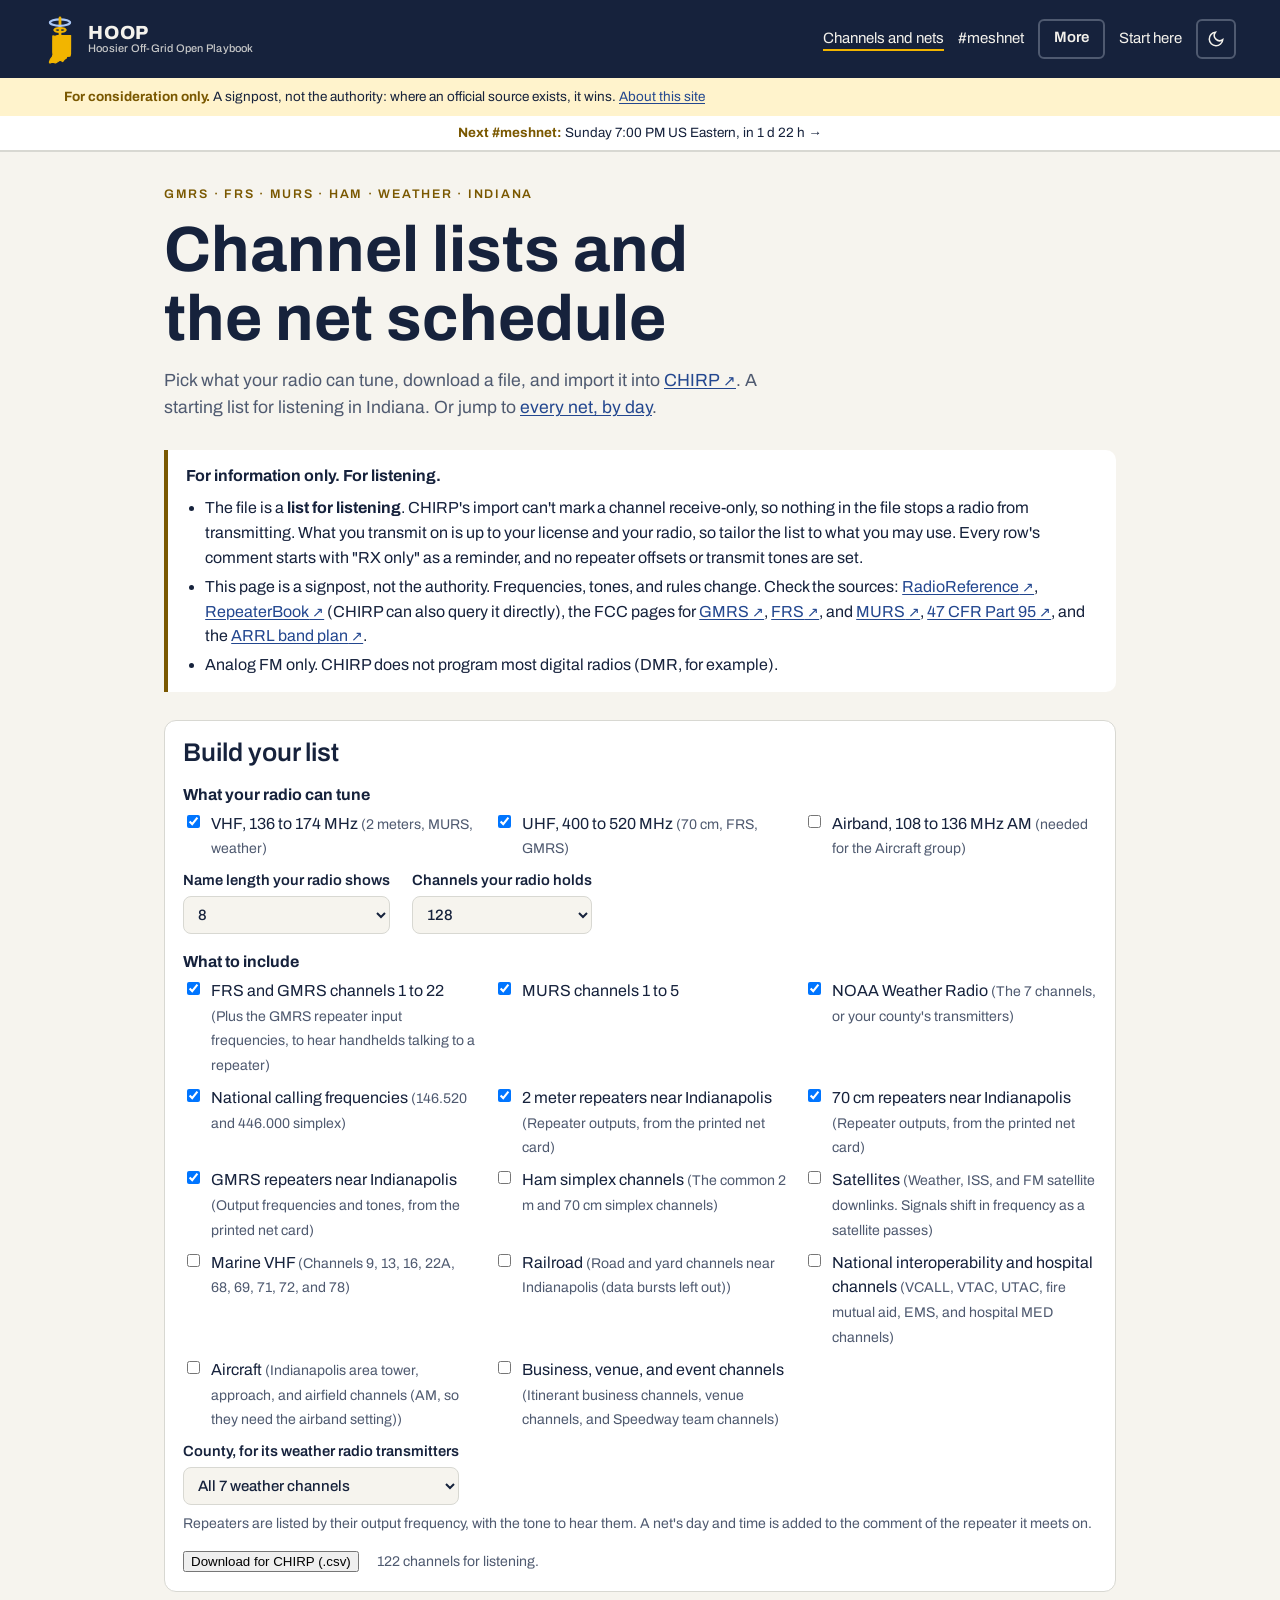
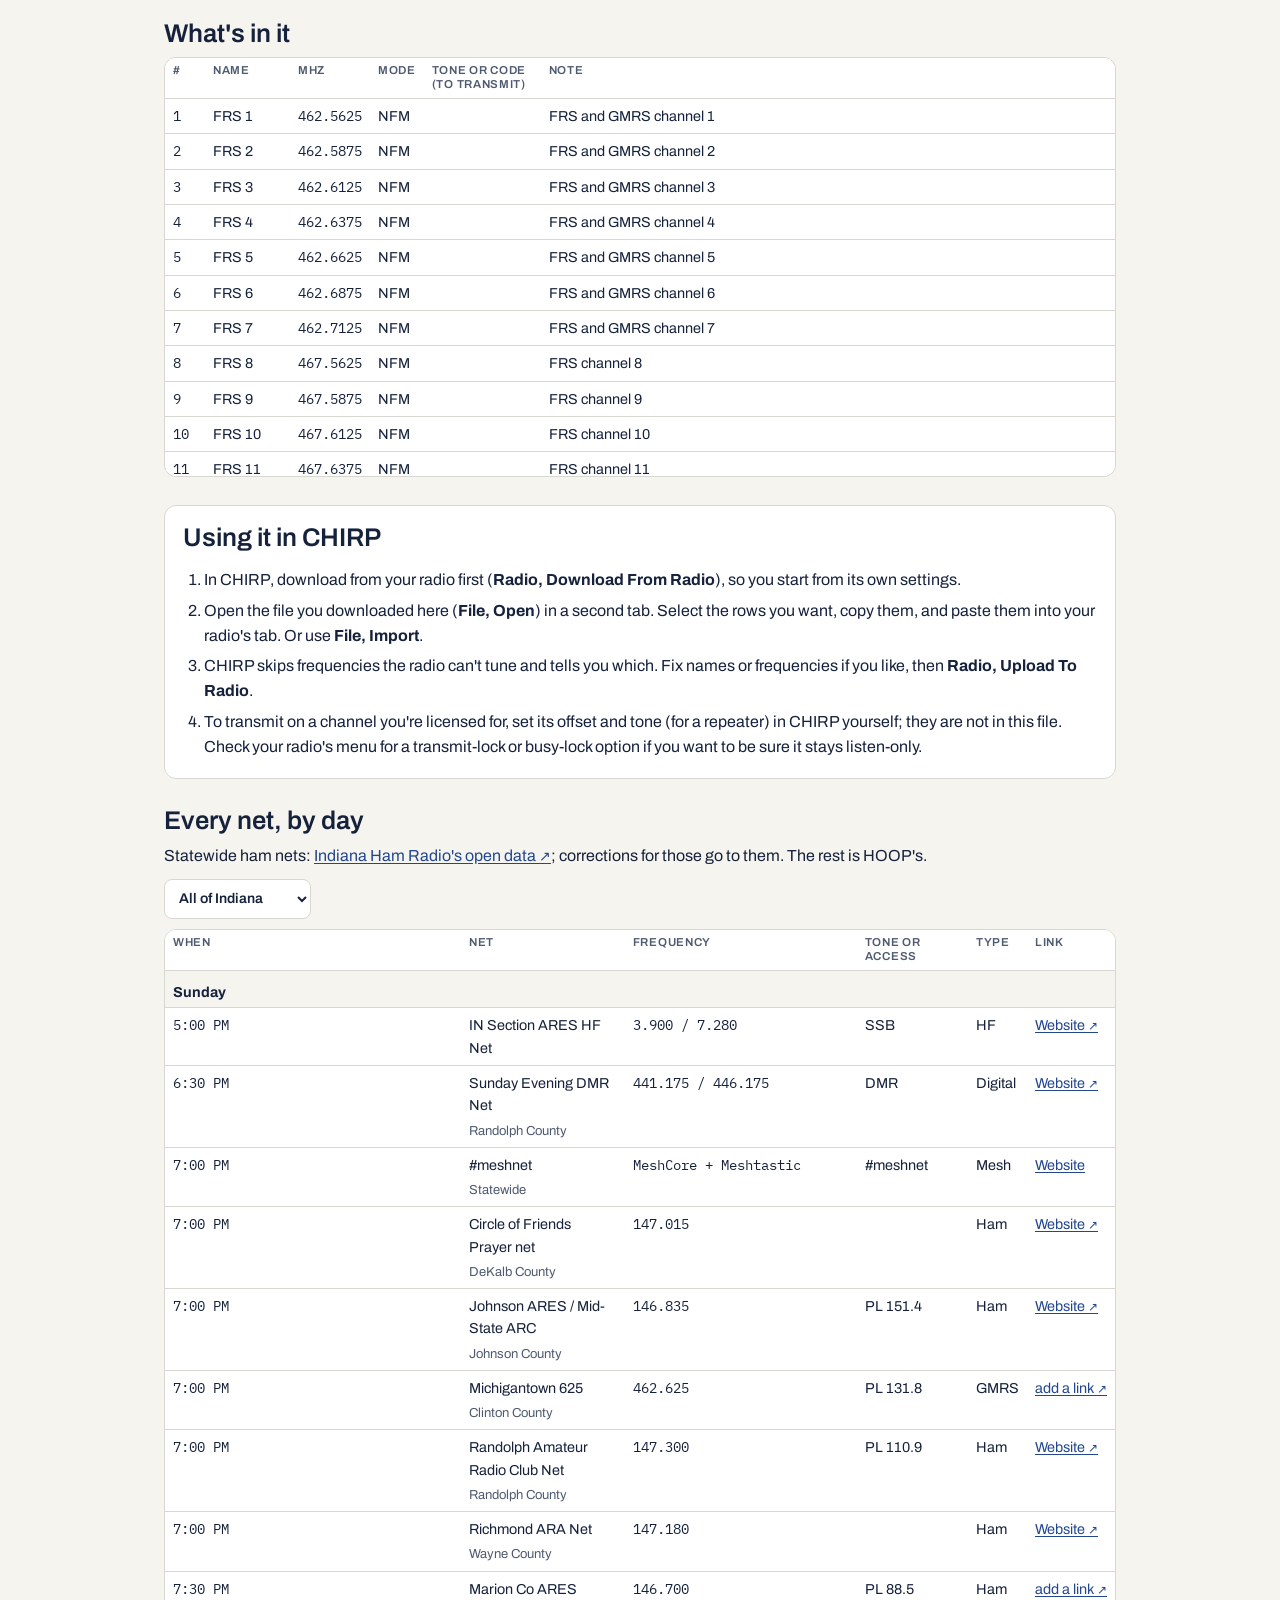
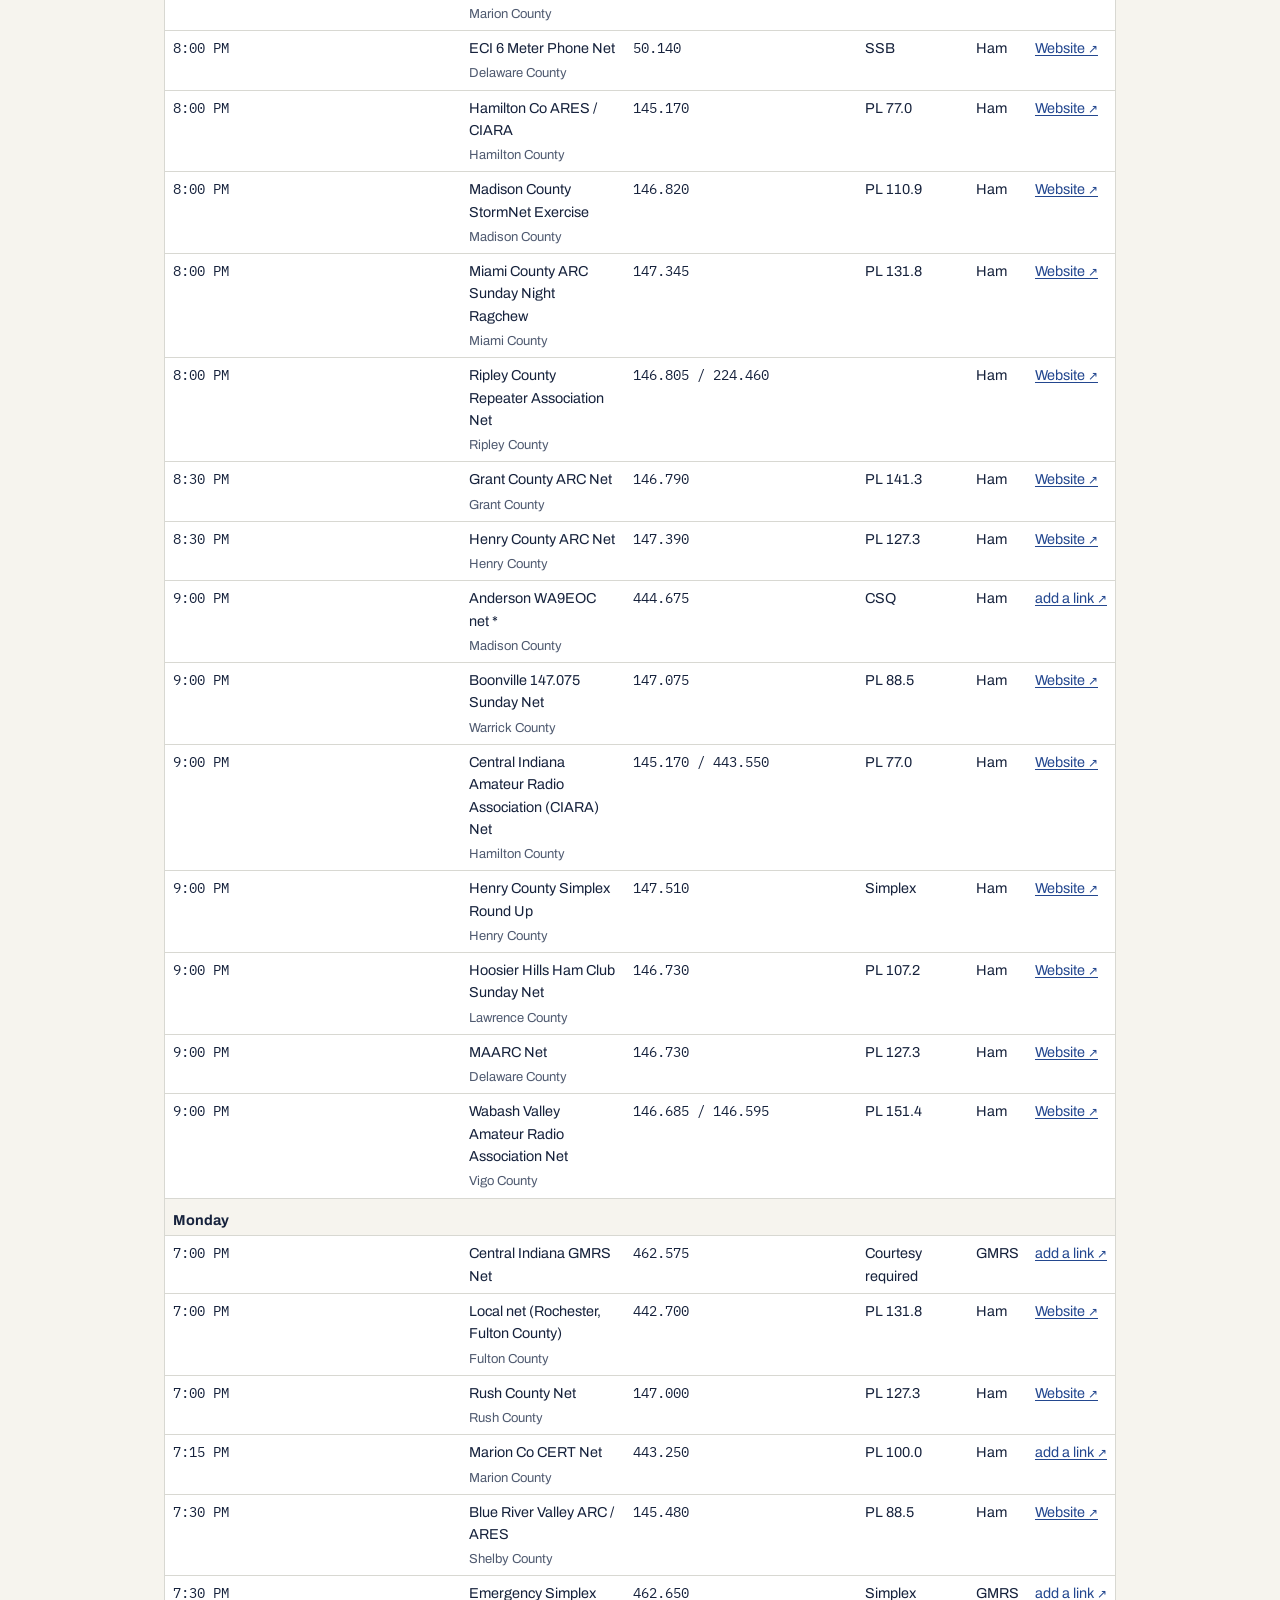
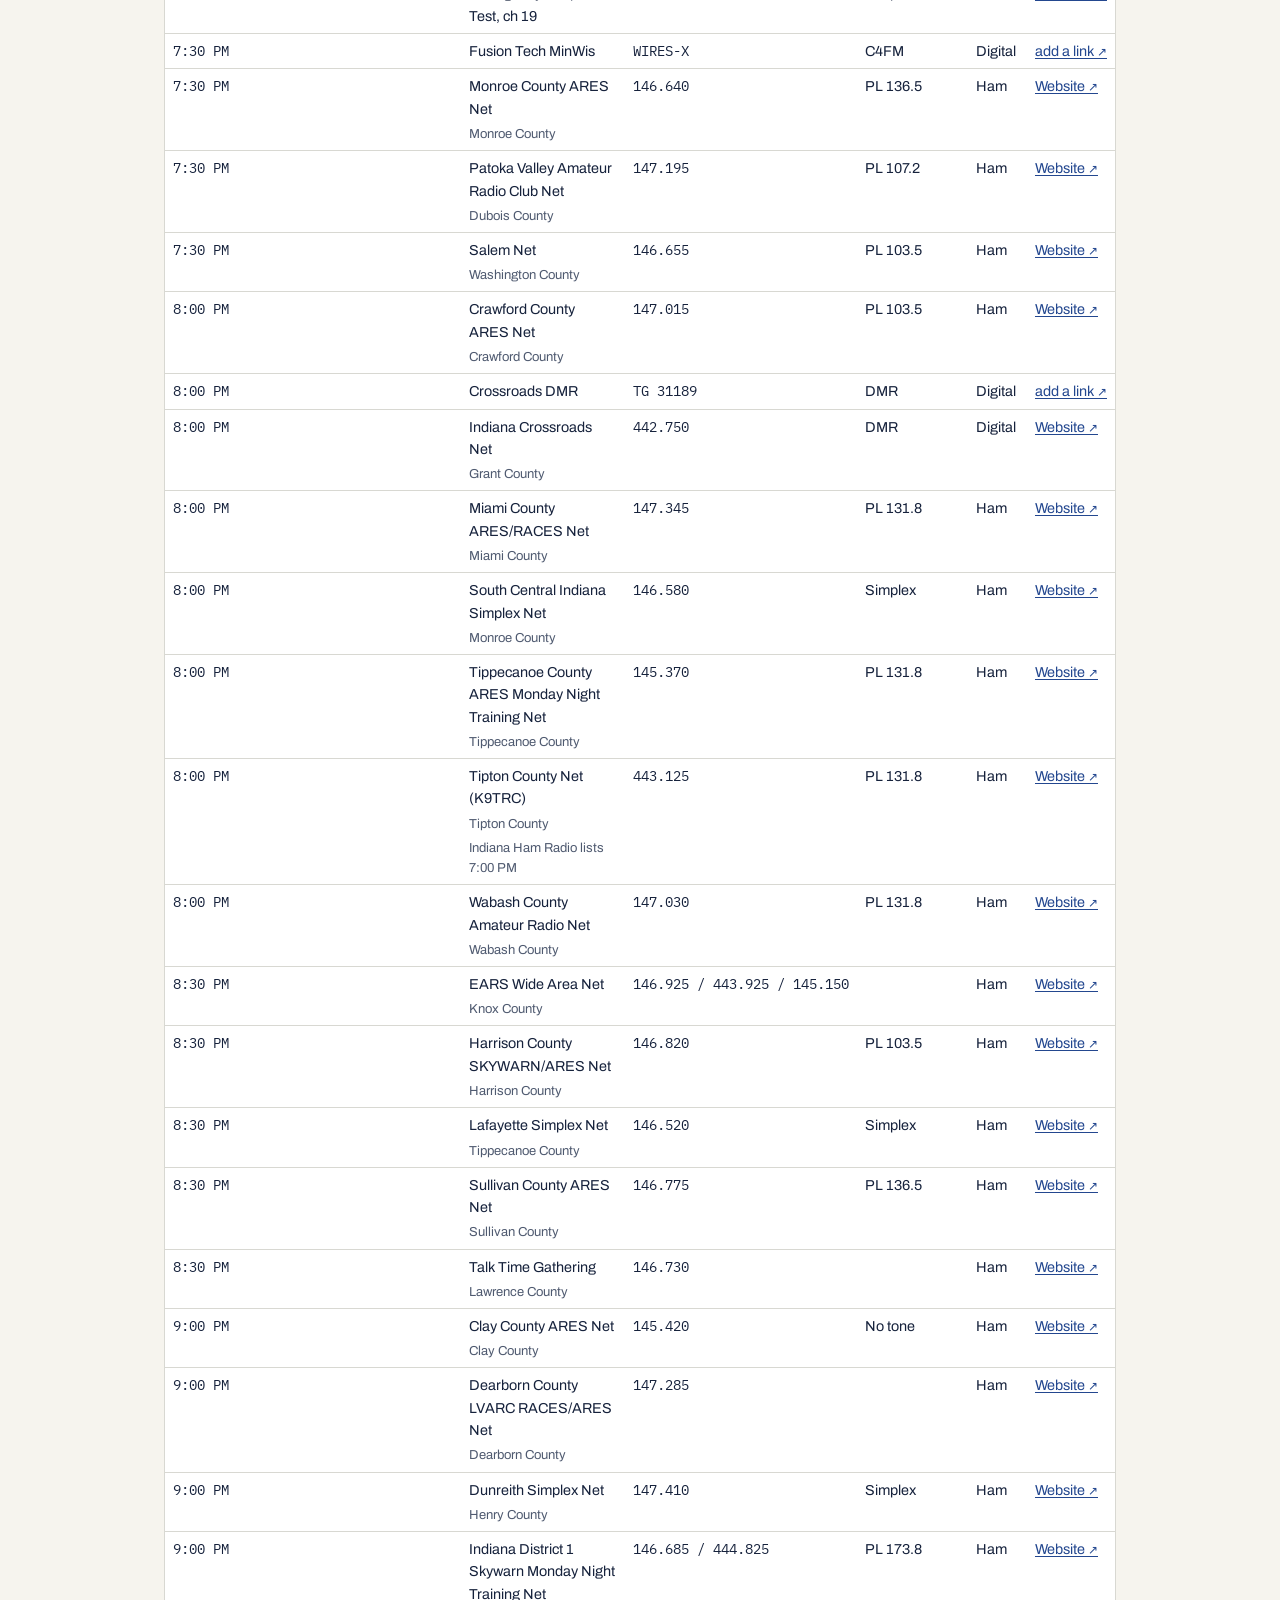
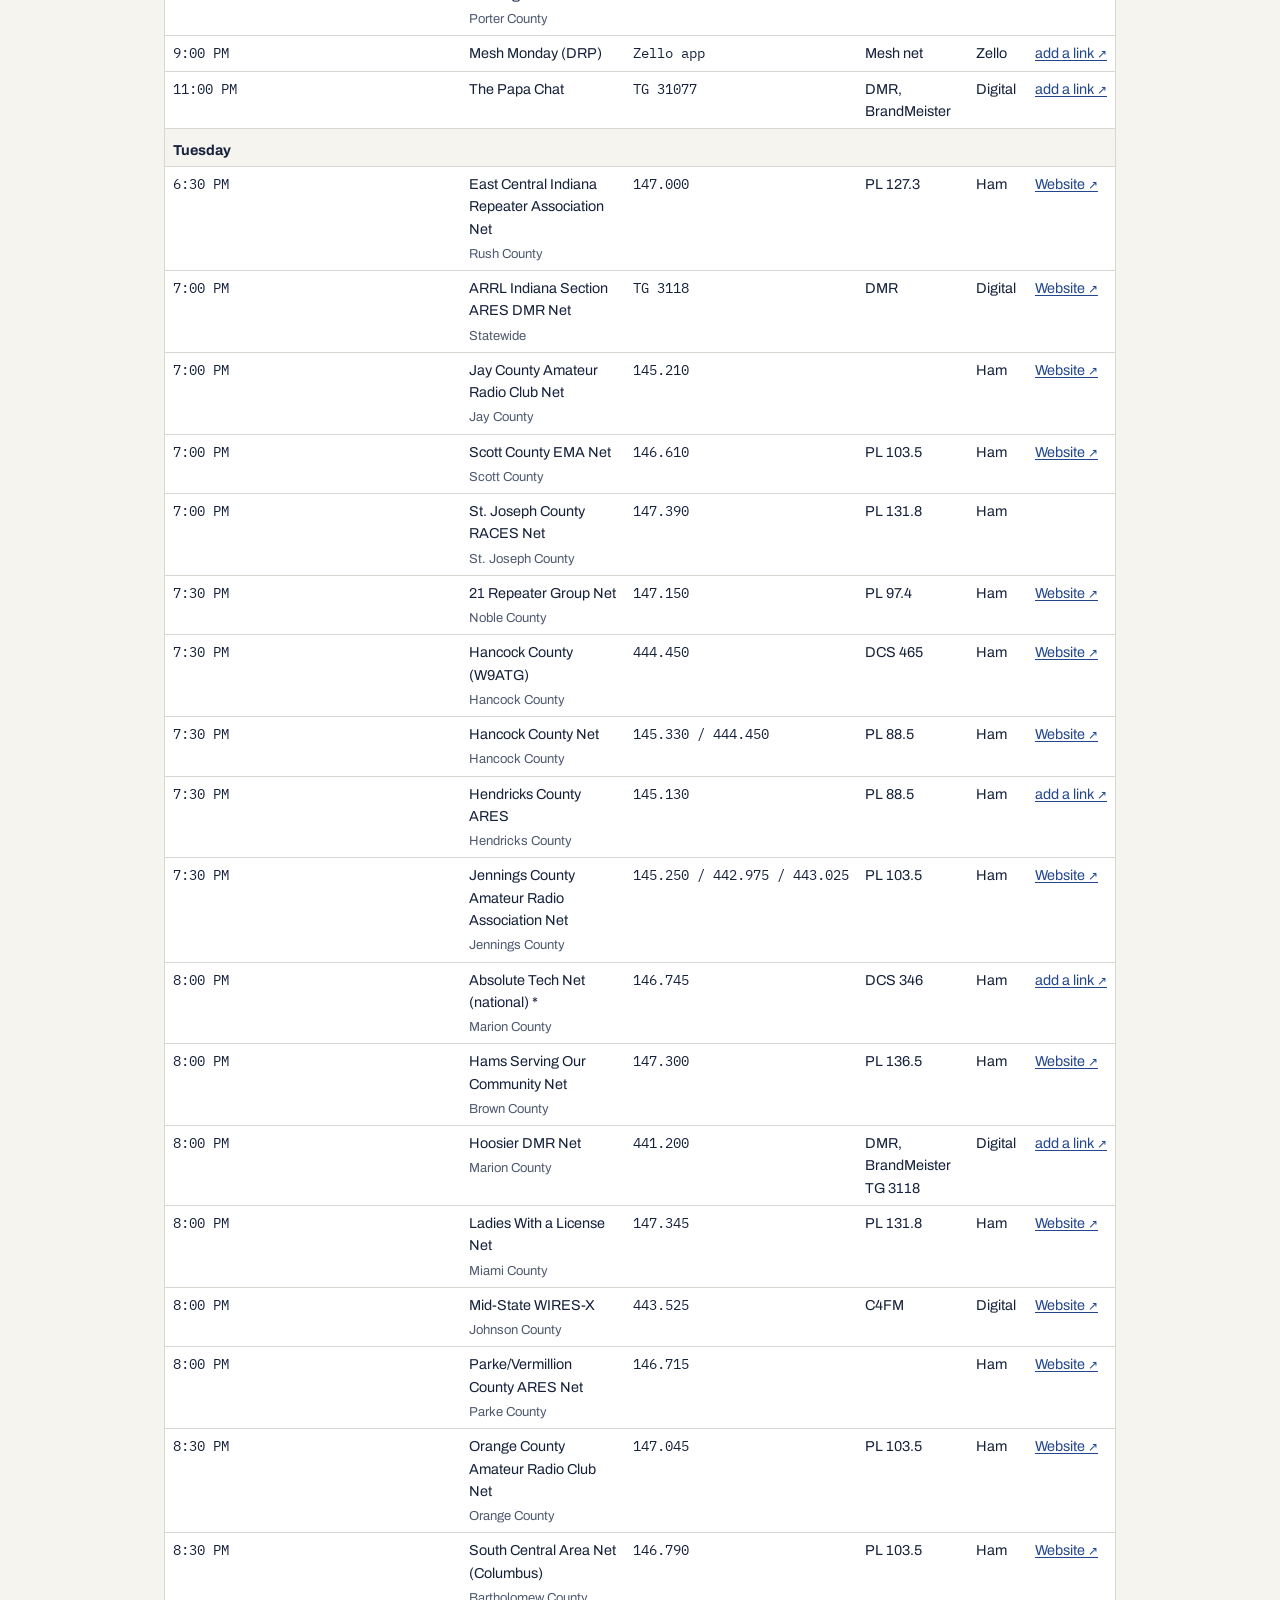
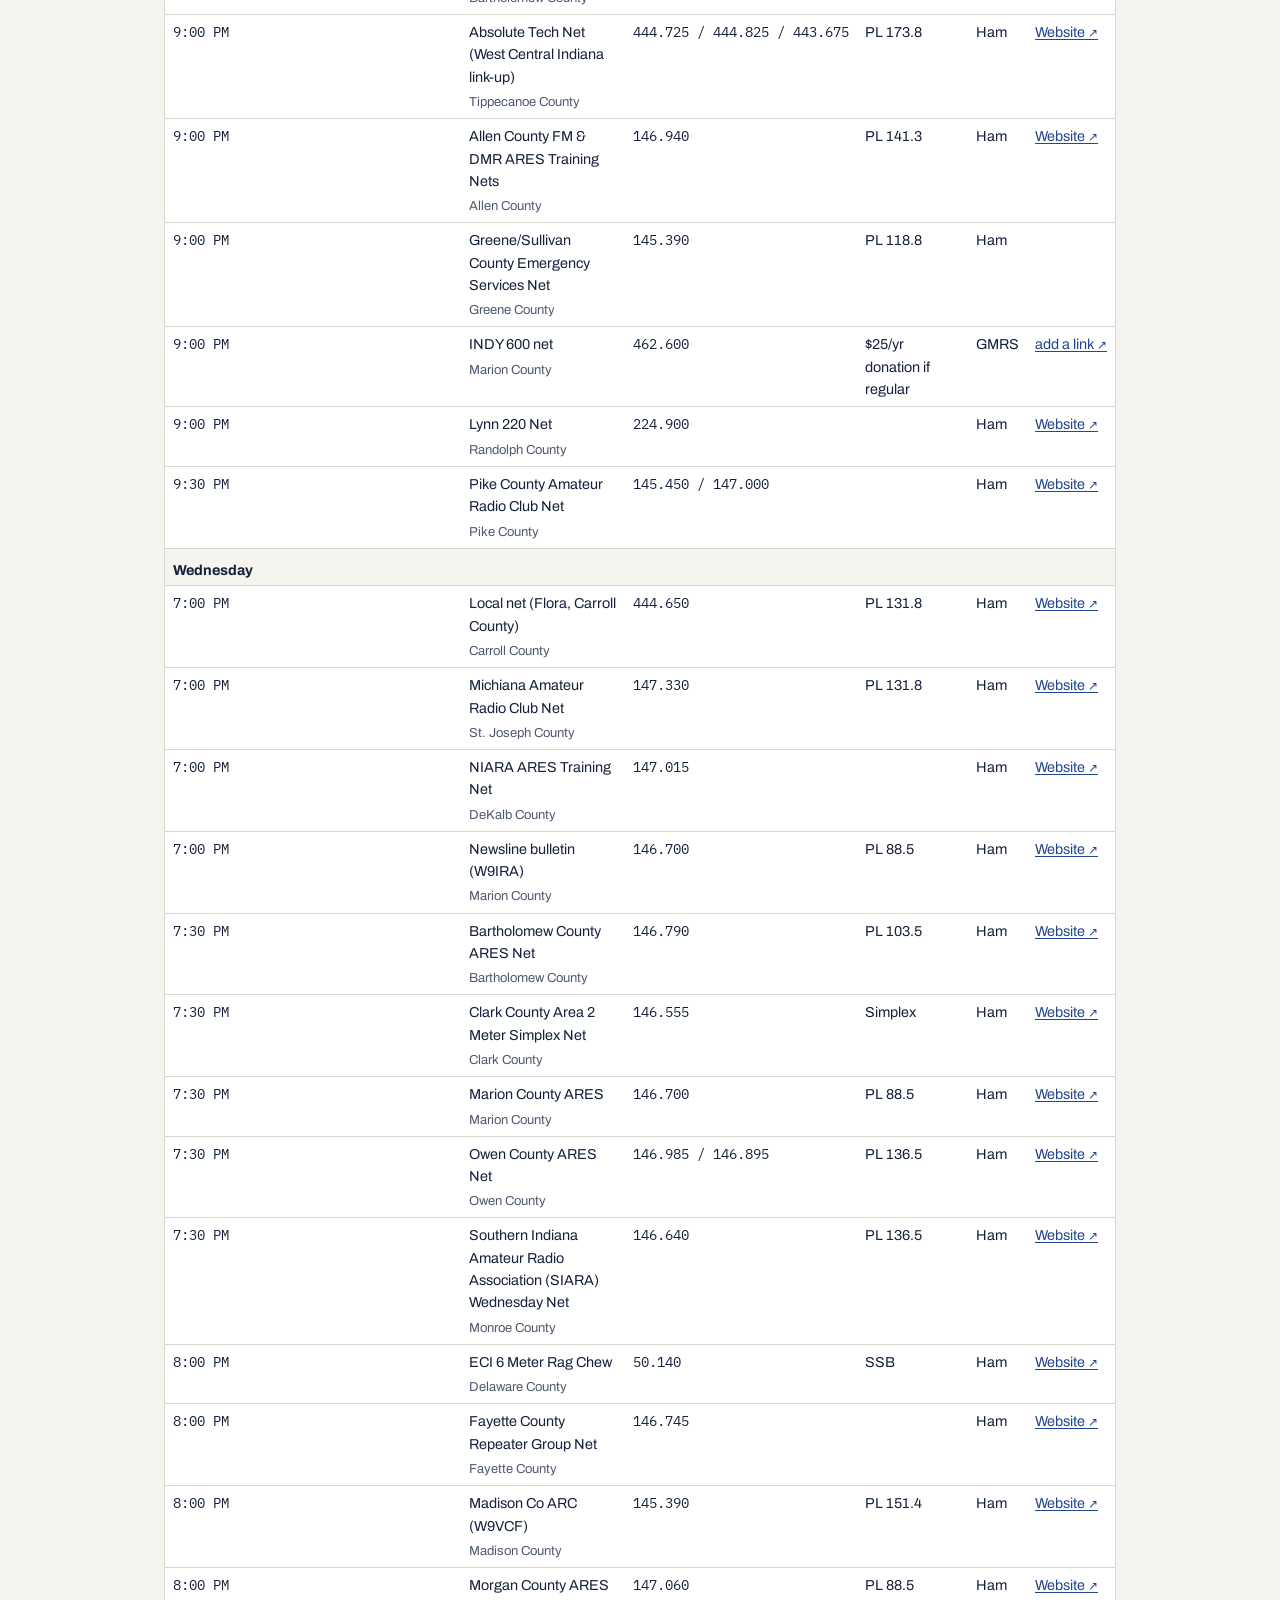
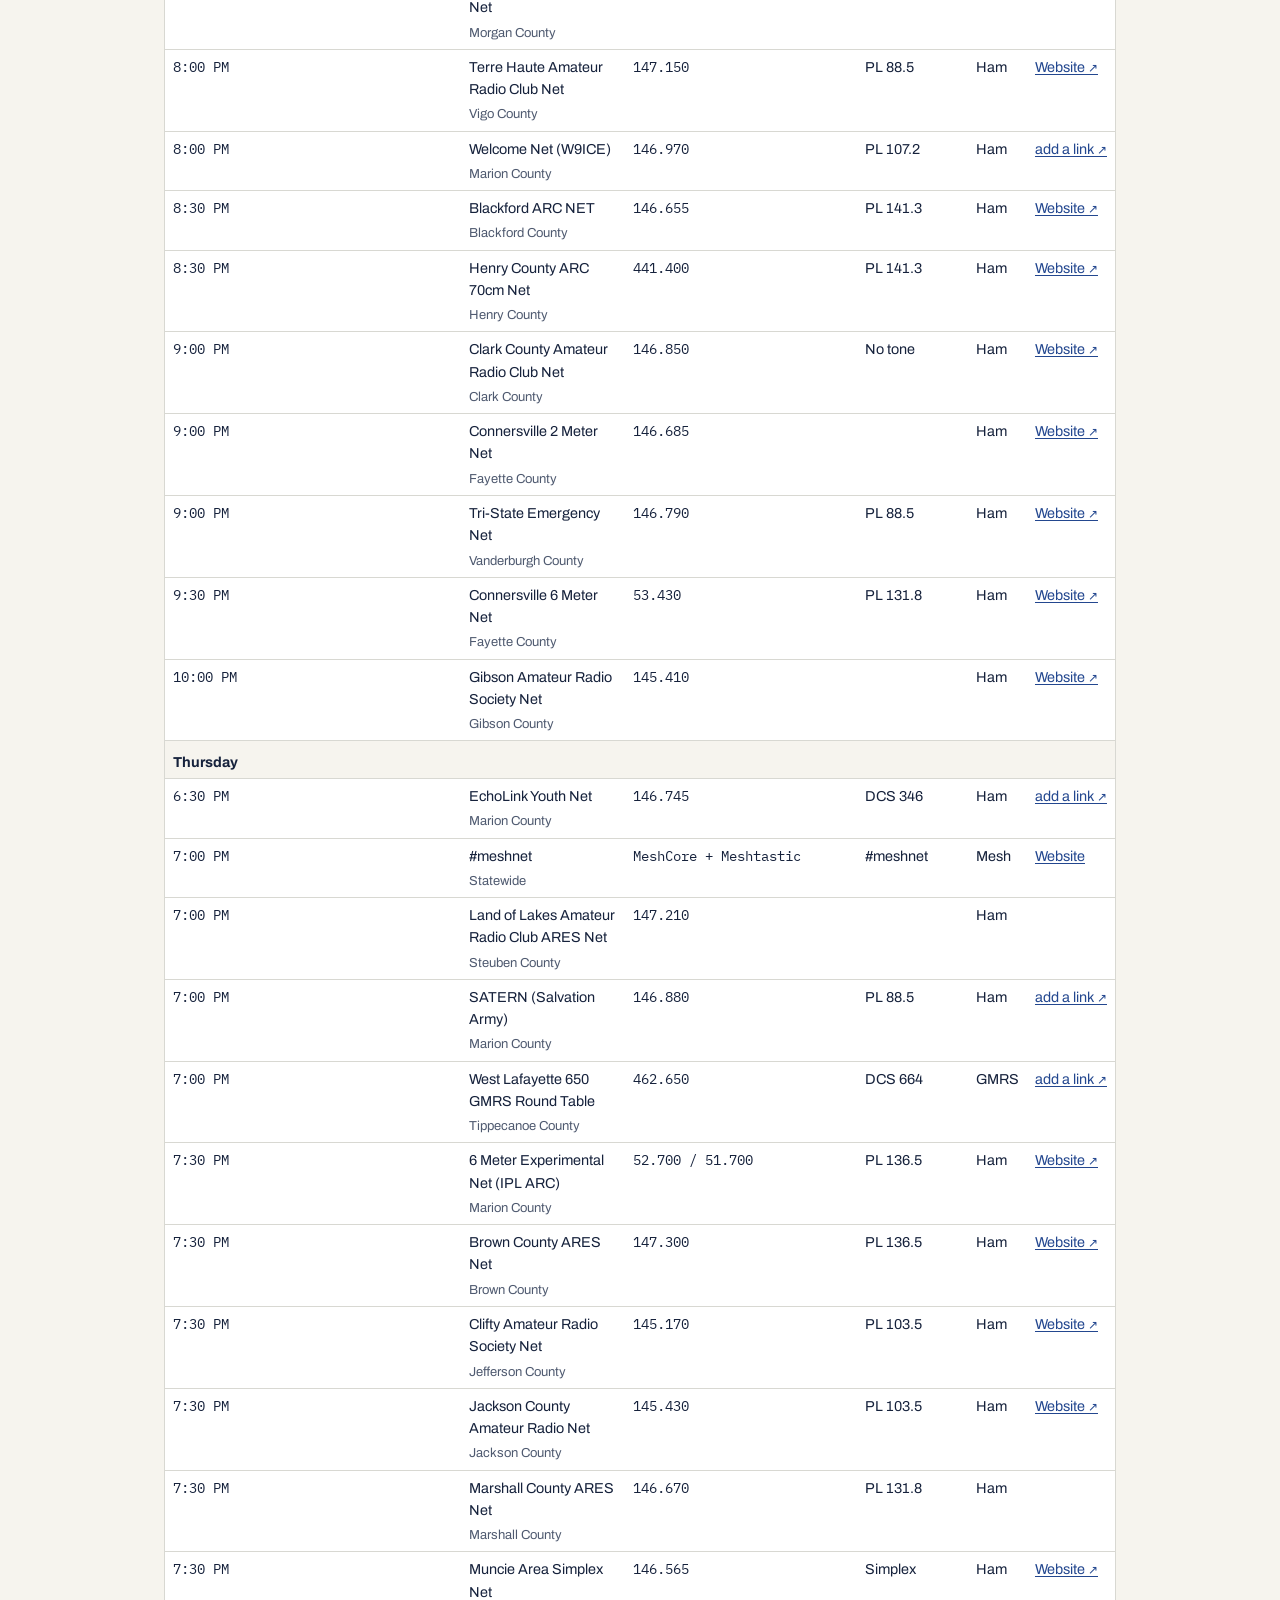
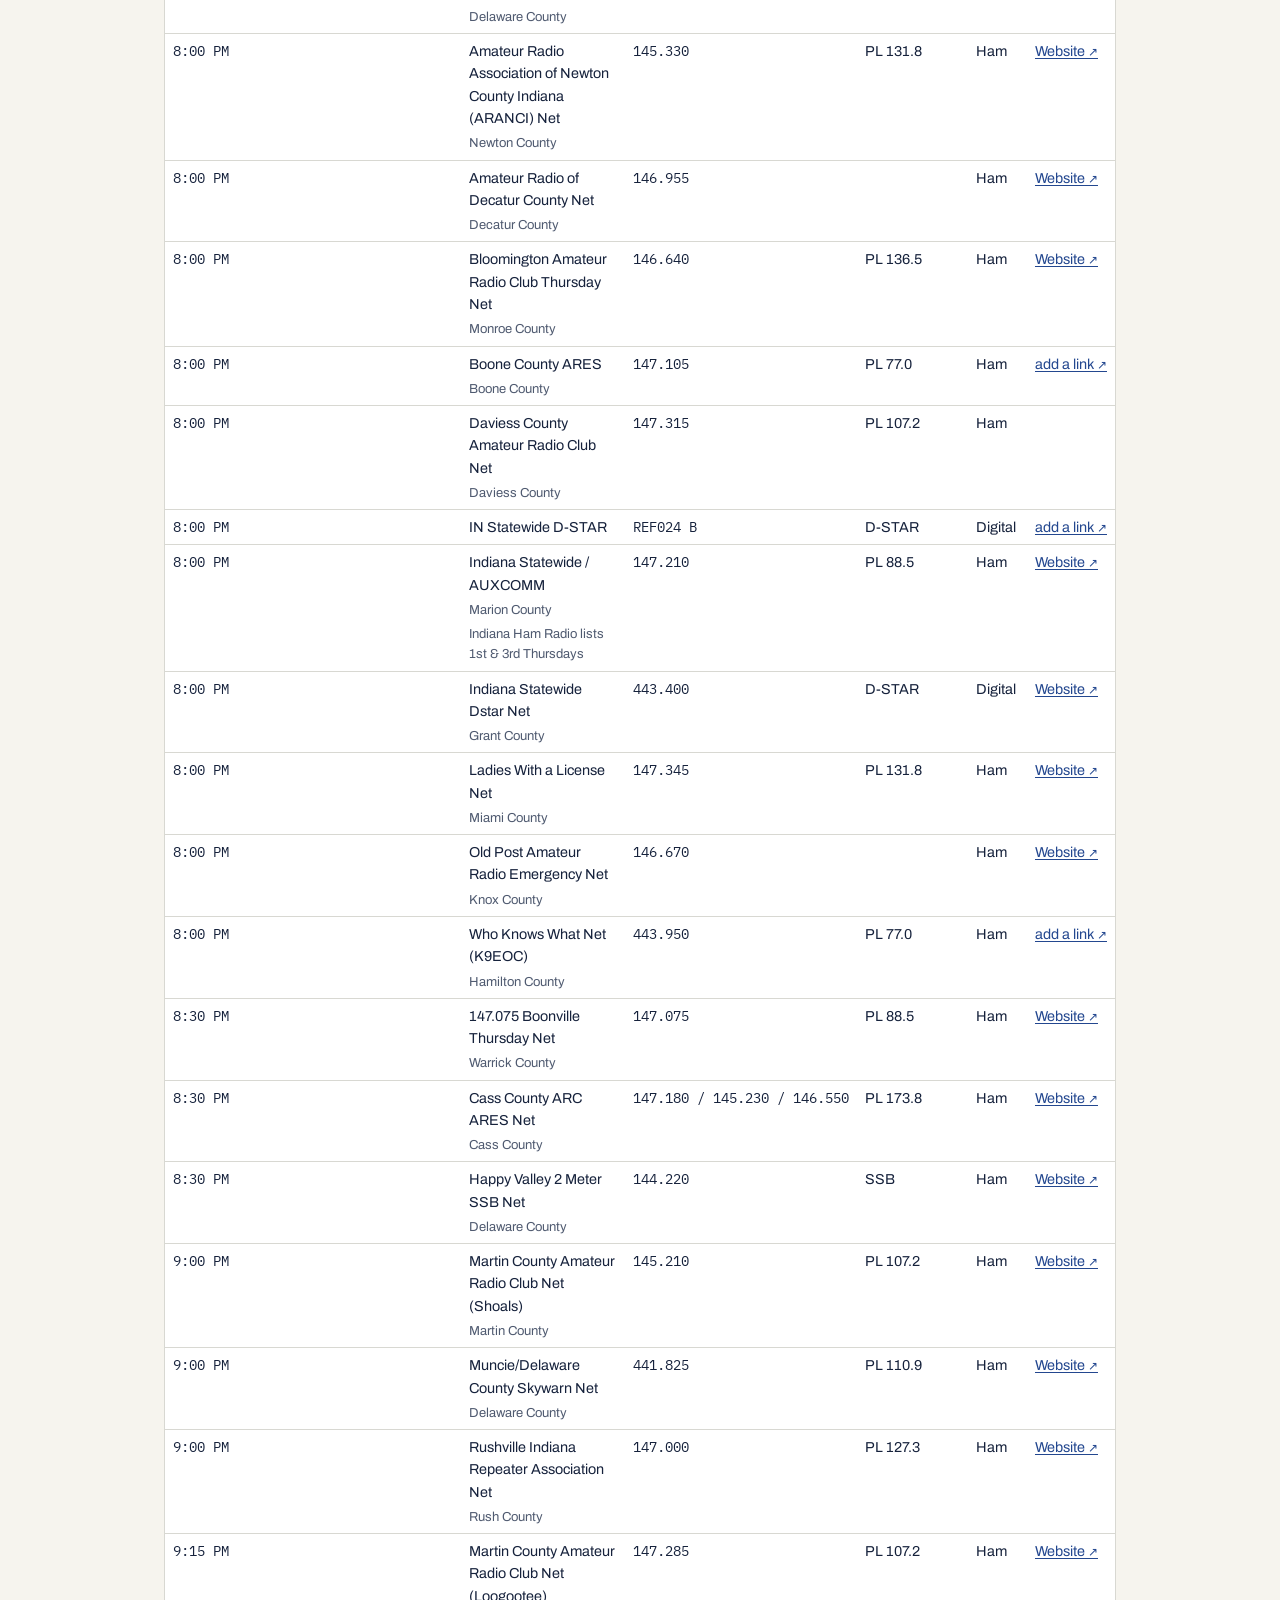
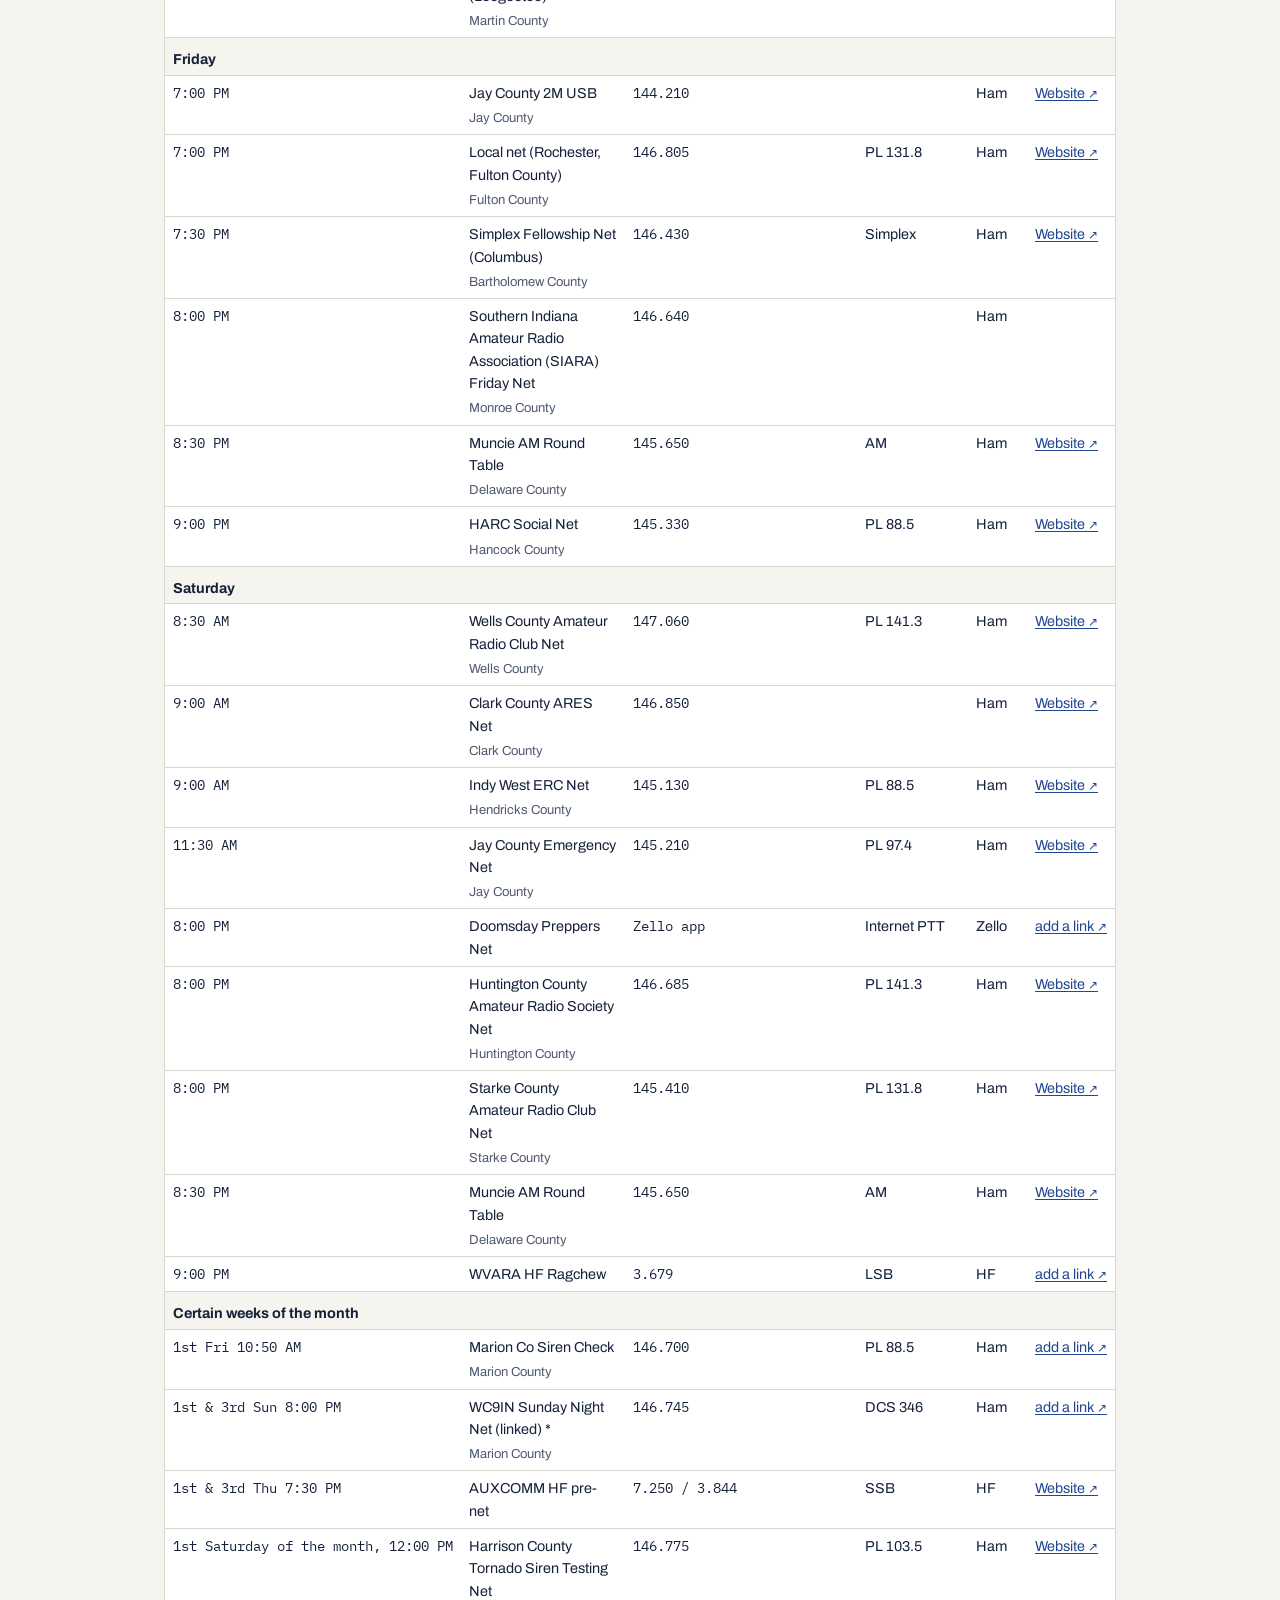
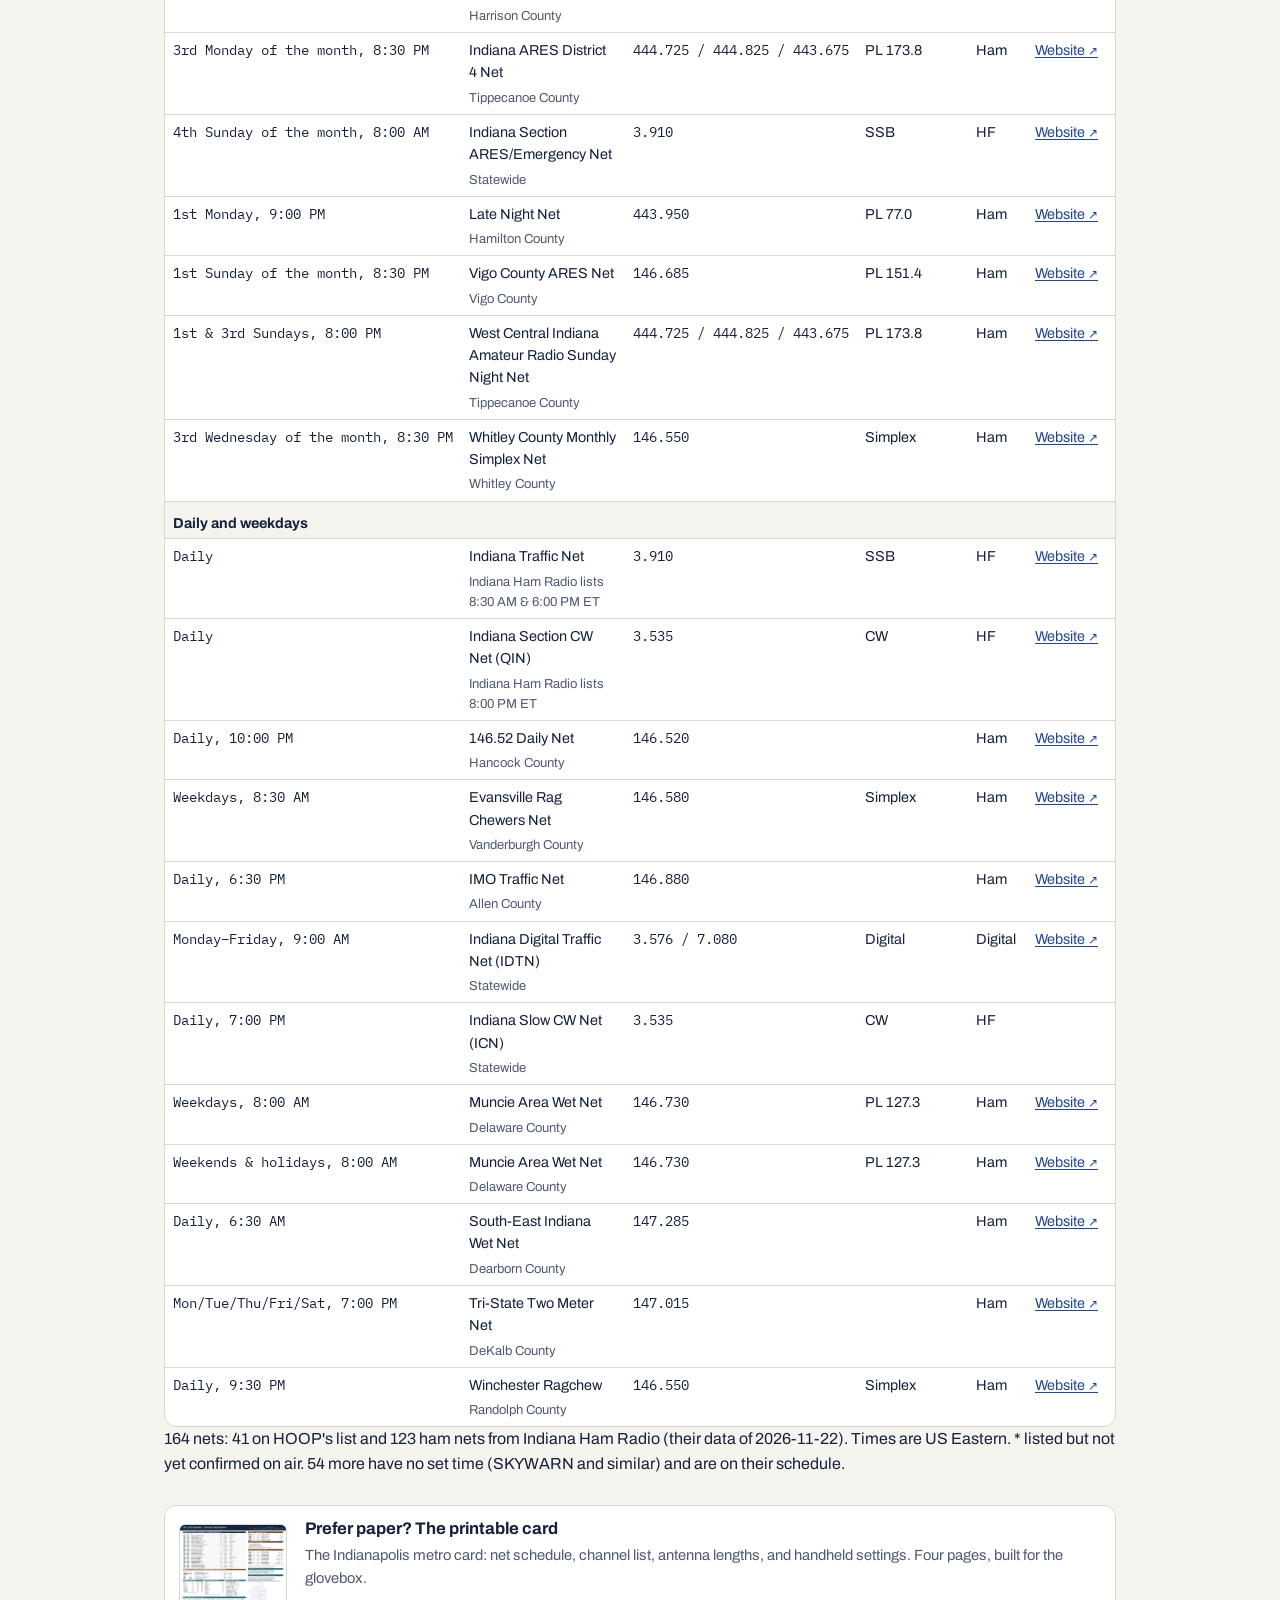
<file: channels/index.html>
<!doctype html>
<html lang="en">
<head>
<meta charset="utf-8">
<script src="../assets/theme.js?v=20261111t"></script>
<meta name="viewport" content="width=device-width, initial-scale=1, viewport-fit=cover">
<meta name="description" content="Listen-only channel lists you can import into CHIRP (FRS, GMRS, MURS, Indianapolis area repeaters, and NOAA Weather Radio for your county), and a schedule of Indiana ham, GMRS, and digital nets by day. For information only; check each source.">
<title>Indiana Channel Lists for CHIRP and the Net Schedule | HOOP</title>
<link rel="icon" href="../assets/favicon.svg?v=20261111t" type="image/svg+xml">
<meta property="og:type" content="website">
<meta property="og:site_name" content="HOOP · Hoosier Off-Grid Open Playbook">
<meta property="og:title" content="Indiana channel lists and net schedule">
<meta property="og:description" content="Listen-only channels as a file for CHIRP, and every Indiana net on the list, by day.">
<meta property="og:url" content="https://mutiny19.github.io/hoop/channels/">
<meta property="og:image" content="https://mutiny19.github.io/hoop/assets/social.png?v=2">
<meta property="og:image:width" content="1200">
<meta property="og:image:height" content="630">
<meta name="twitter:card" content="summary_large_image">
<link rel="canonical" href="https://mutiny19.github.io/hoop/channels/">
<meta name="robots" content="index, follow, max-image-preview:large">
<meta name="geo.region" content="US-IN">
<meta name="geo.placename" content="Indiana">
<meta property="og:locale" content="en_US">
<meta property="og:image:alt" content="HOOP: Hoosier Off-Grid Open Playbook">
<meta name="twitter:title" content="Indiana channel lists and net schedule">
<meta name="twitter:description" content="Listen-only channel lists for CHIRP, and every Indiana net by day.">
<meta name="twitter:image" content="https://mutiny19.github.io/hoop/assets/social.png?v=2">
<meta name="twitter:image:alt" content="HOOP: Hoosier Off-Grid Open Playbook">
<script type="application/ld+json">{"@context": "https://schema.org", "@type": "WebPage", "url": "https://mutiny19.github.io/hoop/channels/", "name": "Indiana channel lists for CHIRP and the net schedule", "description": "Listen-only channel lists for CHIRP and a schedule of Indiana ham, GMRS, and digital nets by day.", "isPartOf": {"@id": "https://mutiny19.github.io/hoop/#website"}}</script>
<link rel="manifest" href="../manifest.webmanifest">
<meta name="theme-color" content="#16223C">
<link rel="apple-touch-icon" href="../assets/icon-192.png">
<link rel="preload" href="../assets/fonts/archivo.woff2" as="font" type="font/woff2" crossorigin>
<link rel="stylesheet" href="../assets/site.css?v=20261112c">
<style>
/* Channel lists: listen-only channel files for CHIRP, built in the browser from the FCC channel plans, NWS weather radio data, and data/nets.json */
body { background: var(--bg); color: var(--fg); font: 400 16px/1.55 var(--body); }
.wrap { max-width: 1000px; margin: 0 auto; padding: 36px 24px 56px; display: grid; grid-template-columns: minmax(0,1fr); gap: 28px; }
a { color: var(--link); text-underline-offset: 2px; }
a:focus-visible, button:focus-visible, select:focus-visible, input:focus-visible { outline: 2px solid var(--signal); outline-offset: 2px; }
h1, h2, h3 { font-family: var(--display); margin: 0; line-height: 1.08; text-wrap: balance; }
h1 { font-size: clamp(2.4rem, 7vw, 4rem); font-weight: 700; }
h2 { font-size: 1.6rem; font-weight: 600; }
p { margin: 0; }
.eyebrow { font: 600 .78rem/1 var(--body); letter-spacing: .14em; text-transform: uppercase; color: var(--signal); }
.lead { font-size: 1.1rem; color: var(--muted); max-width: 64ch; }
.hold { background: var(--panel); border-left: 4px solid var(--signal); padding: 14px 18px; border-radius: 0 10px 10px 0; display: grid; gap: 8px; }
.hold ul { margin: 0; padding-left: 1.2em; display: grid; gap: 4px; }
.panel { min-width: 0; background: var(--panel); border: 1px solid var(--line); border-radius: 12px; padding: 18px; display: grid; gap: 16px; }
fieldset { border: 0; padding: 0; margin: 0; display: grid; gap: 8px; min-width: 0; }
legend { font-weight: 700; padding: 0; margin-bottom: 4px; }
.opts { display: grid; grid-template-columns: repeat(auto-fit, minmax(min(260px,100%), 1fr)); gap: 8px 18px; }
.opts label { display: flex; gap: 8px; align-items: flex-start; }
.opts small, .hint { color: var(--muted); font-size: .88rem; }
.row { display: flex; flex-wrap: wrap; gap: 14px 22px; }
.row label { display: grid; gap: 4px; font-weight: 600; font-size: .92rem; }
select { font: 500 15px/1.2 var(--body); padding: 9px 10px; border-radius: 8px; border: 1px solid var(--line); background: var(--bg); color: var(--fg); }
.bar2 { display: flex; flex-wrap: wrap; gap: 12px 18px; align-items: center; }
.tablewrap.sched { max-height: none; }
.schedpick { display: inline-flex; align-items: center; gap: 8px; font-size: 14px; font-weight: 600; margin-bottom: 10px; }
.schedpick select { font: inherit; padding: 8px 10px; border-radius: 8px; border: 1px solid var(--line); background: var(--panel); color: var(--fg); min-height: 40px; }
.sched td:last-child { white-space: nowrap; }
.dayrow th { position: static; background: var(--bg); color: var(--fg); font: 700 .9rem/1.3 var(--display); letter-spacing: 0; text-transform: none; padding-top: 12px; border-top: 1px solid var(--line); }
.nlinks { display: block; margin-top: 4px; font-size: 13px; color: var(--muted); }
.tablewrap { overflow-x: auto; border: 1px solid var(--line); border-radius: 12px; background: var(--panel); max-height: 420px; overflow-y: auto; }
table { width: 100%; border-collapse: collapse; font-size: .9rem; }
th, td { text-align: left; padding: 6px 8px; border-top: 1px solid var(--line); vertical-align: top; }
th { position: sticky; top: 0; background: var(--panel); font: 600 .72rem/1.2 var(--body); letter-spacing: .06em; text-transform: uppercase; color: var(--muted); border-top: 0; }
td.mono { font-family: var(--mono); white-space: nowrap; }
ol.how { margin: 0; padding-left: 1.3em; display: grid; gap: 6px; }
.ops { display: grid; gap: 8px; }
.srcs { margin: 0; padding-left: 1.2em; display: grid; gap: 4px; }
.net-card-box { display: flex; gap: 18px; align-items: center; background: var(--panel); border: 1px solid var(--line); border-radius: 12px; padding: 14px; }
.net-card-box img { width: 108px; height: auto; border-radius: 6px; border: 1px solid var(--line); flex: none; }
.net-card-box .nc-body { min-width: 0; display: grid; gap: 6px; }
.net-card-box h2 { font-size: 1.05rem; font-weight: 700; }
.net-card-box p { color: var(--muted); font-size: .92rem; }
@media (max-width: 560px) { .net-card-box { flex-direction: column; align-items: flex-start; } .net-card-box img { width: 100%; max-width: 220px; } }
@media (max-width: 600px) { .wrap { padding-inline: 16px; } }
</style>
</head>
<body>
<header class="site-head"><div class="bar">
  <a class="brand" href="../"><img class="brand-mark" src="../assets/mark.svg?v=20261111t" alt="" width="32" height="50"><img class="brand-mark-sm" src="../assets/favicon.svg?v=20261111t" alt="" width="34" height="34"><span class="brand-text">HOOP<small>Hoosier Off-Grid Open Playbook</small></span></a>
  <nav class="site-nav" aria-label="Site">
    <button type="button" class="nav-menu" id="navMenu" aria-expanded="false" aria-controls="navMore"><span class="l-more">More</span><span class="l-menu">Menu</span></button>
    <span class="nav-more" id="navMore">
      <a class="main" href="./" aria-current="page">Channels and nets</a>
      <a class="main" href="../meshnet/">#meshnet</a>
      <a href="../#map">Map</a>
      <a href="../live/">Live</a>
      <a href="../#protocols">Settings</a>
      <a href="../projects/">Projects</a>
      <a href="../emergency/">For agencies</a>
    </span>
    <a class="go" href="../meshcore/">Start here</a>
    <button type="button" class="theme-toggle" id="themeBtn" aria-label="Switch to light mode" title="Switch to light mode"><svg class="i-sun" width="18" height="18" viewBox="0 0 24 24" fill="none" stroke="currentColor" stroke-width="2" aria-hidden="true"><circle cx="12" cy="12" r="4"/><path d="M12 2v2M12 20v2M4.9 4.9l1.4 1.4M17.7 17.7l1.4 1.4M2 12h2M20 12h2M4.9 19.1l1.4-1.4M17.7 6.3l1.4-1.4"/></svg><svg class="i-moon" width="18" height="18" viewBox="0 0 24 24" fill="none" stroke="currentColor" stroke-width="2" aria-hidden="true"><path d="M21 12.8A9 9 0 1 1 11.2 3a7 7 0 0 0 9.8 9.8z"/></svg></button>
  </nav>
</div></header>
<div class="site-notice" role="region" aria-label="Notice"><div class="bar"><b>For consideration only.</b> A signpost, not the authority: where an official source exists, it wins. <a href="../#about">About this site</a></div></div>

<main class="wrap">
  <header style="display:grid;gap:14px">
    <span class="eyebrow">GMRS · FRS · MURS · Ham · Weather · Indiana</span>
    <h1>Channel lists and the net schedule</h1>
    <p class="lead">Pick what your radio can tune, download a file, and import it into <a href="https://chirpmyradio.com/" target="_blank" rel="noopener">CHIRP</a>. A starting list for listening in Indiana. Or jump to <a href="#nets">every net, by day</a>.</p>
  </header>

  <div class="hold" role="note">
    <b>For information only. For listening.</b>
    <ul>
      <li>The file is a <b>list for listening</b>. CHIRP's import can't mark a channel receive-only, so nothing in the file stops a radio from transmitting. What you transmit on is up to your license and your radio, so tailor the list to what you may use. Every row's comment starts with "RX only" as a reminder, and no repeater offsets or transmit tones are set.</li>
      <li>This page is a signpost, not the authority. Frequencies, tones, and rules change. Check the sources: <a href="https://www.radioreference.com/" target="_blank" rel="noopener">RadioReference</a>, <a href="https://www.repeaterbook.com/" target="_blank" rel="noopener">RepeaterBook</a> (CHIRP can also query it directly), the FCC pages for <a href="https://www.fcc.gov/general/general-mobile-radio-service-gmrs" target="_blank" rel="noopener">GMRS</a>, <a href="https://www.fcc.gov/general/family-radio-service-frs" target="_blank" rel="noopener">FRS</a>, and <a href="https://www.fcc.gov/general/multi-use-radio-service-murs" target="_blank" rel="noopener">MURS</a>, <a href="https://www.ecfr.gov/current/title-47/chapter-I/subchapter-D/part-95" target="_blank" rel="noopener">47 CFR Part 95</a>, and the <a href="https://www.arrl.org/band-plan" target="_blank" rel="noopener">ARRL band plan</a>.</li>
      <li>Analog FM only. CHIRP does not program most digital radios (DMR, for example).</li>
    </ul>
  </div>

  <section class="panel" aria-labelledby="build-h">
    <h2 id="build-h">Build your list</h2>
    <fieldset>
      <legend>What your radio can tune</legend>
      <div class="opts">
        <label><input type="checkbox" id="b-vhf" checked> <span>VHF, 136 to 174 MHz <small>(2 meters, MURS, weather)</small></span></label>
        <label><input type="checkbox" id="b-uhf" checked> <span>UHF, 400 to 520 MHz <small>(70 cm, FRS, GMRS)</small></span></label>
        <label><input type="checkbox" id="b-air"> <span>Airband, 108 to 136 MHz AM <small>(needed for the Aircraft group)</small></span></label>
      </div>
      <div class="row">
        <label>Name length your radio shows<select id="nlen"><option>6</option><option>7</option><option selected>8</option><option>12</option></select></label>
        <label>Channels your radio holds<select id="cap"><option>16</option><option>22</option><option>30</option><option>64</option><option selected>128</option><option>198</option><option>999</option></select></label>
      </div>
    </fieldset>
    <fieldset>
      <legend>What to include</legend>
      <div class="opts" id="groups"></div>
      <div class="row">
        <label>County, for its weather radio transmitters<select id="wxc"><option value="">All 7 weather channels</option></select></label>
      </div>
      <p class="hint">Repeaters are listed by their output frequency, with the tone to hear them. A net's day and time is added to the comment of the repeater it meets on.</p>
    </fieldset>
    <div class="bar2">
      <button type="button" class="btn primary" id="dl">Download for CHIRP (.csv)</button>
      <span class="hint" id="count" role="status">Building…</span>
    </div>
  </section>

  <section aria-labelledby="prev-h">
    <h2 id="prev-h" style="margin-bottom:10px">What's in it</h2>
    <div class="tablewrap" tabindex="0" role="region" aria-label="Channels in the file"><table><thead><tr><th>#</th><th>Name</th><th>MHz</th><th>Mode</th><th>Tone or code (to transmit)</th><th>Note</th></tr></thead><tbody id="rows"></tbody></table></div>
  </section>

  <section aria-labelledby="use-h" class="panel">
    <h2 id="use-h">Using it in CHIRP</h2>
    <ol class="how">
      <li>In CHIRP, download from your radio first (<b>Radio, Download From Radio</b>), so you start from its own settings.</li>
      <li>Open the file you downloaded here (<b>File, Open</b>) in a second tab. Select the rows you want, copy them, and paste them into your radio's tab. Or use <b>File, Import</b>.</li>
      <li>CHIRP skips frequencies the radio can't tune and tells you which. Fix names or frequencies if you like, then <b>Radio, Upload To Radio</b>.</li>
      <li>To transmit on a channel you're licensed for, set its offset and tone (for a repeater) in CHIRP yourself; they are not in this file. Check your radio's menu for a transmit-lock or busy-lock option if you want to be sure it stays listen-only.</li>
    </ol>
  </section>

  <section aria-labelledby="nets-h" id="nets">
    <h2 id="nets-h" style="margin-bottom:10px">Every net, by day</h2>
    <p class="note" style="margin:0 0 10px">Statewide ham nets: <a href="https://indianahamradio.com/nets/schedule/" target="_blank" rel="noopener">Indiana Ham Radio's open data</a>; corrections for those go to them. The rest is HOOP's.</p>
    <div class="schedpick"><select id="schedScope" aria-label="Which nets to show"><option value="all">All of Indiana</option><option value="hoop">HOOP's list only</option></select></div>
    <div class="tablewrap sched" tabindex="0" role="region" aria-label="Net schedule"><table><thead><tr><th>When</th><th>Net</th><th>Frequency</th><th>Tone or access</th><th>Type</th><th>Link</th></tr></thead><tbody id="sched"><tr><td colspan="6">Loading the schedule…</td></tr></tbody></table></div>
    <p class="note" id="schedNote">Times are US Eastern.</p>
  </section>

  <aside class="net-card-box" aria-labelledby="nc-h">
    <a href="../resources/indy-metro-net-card.pdf" target="_blank" rel="noopener"><img src="../assets/net-card-thumb.png" alt="Indianapolis metro channel and net reference card, page 1 of 4" width="480" height="371" loading="lazy"></a>
    <div class="nc-body">
      <h2 id="nc-h">Prefer paper? The printable card</h2>
      <p>The Indianapolis metro card: net schedule, channel list, antenna lengths, and handheld settings. Four pages, built for the glovebox.</p>
      <div><a class="btn ghost" href="../resources/indy-metro-net-card.pdf" target="_blank" rel="noopener">Open the PDF &#8599;</a></div>
    </div>
  </aside>

  <section class="panel ops" aria-labelledby="ops-h">
    <h2 id="ops-h">Run a net or a repeater?</h2>
    <p>You decide what's said about it. To add a repeater or a net, add a link, update a listing, or have one removed, <a href="https://github.com/mutiny19/hoop/issues/new?template=channel-listing.yml" target="_blank" rel="noopener">open an issue</a>, or open a pull request that edits <a href="https://github.com/mutiny19/hoop/edit/main/data/channels.json" target="_blank" rel="noopener"><code>data/channels.json</code></a> (repeaters and channels) or <a href="https://github.com/mutiny19/hoop/edit/main/data/nets.json" target="_blank" rel="noopener"><code>data/nets.json</code></a> (net schedules). The repeater lists cover Indianapolis and the nearby counties today; for the rest of Indiana, use RepeaterBook. Weather radio comes from the <a href="https://www.weather.gov/nwr/" target="_blank" rel="noopener">National Weather Service</a>.</p>
  </section>
</main>


<footer class="site-foot"><div class="bar">
  <span>HOOP, the Hoosier Off-Grid Open Playbook. Informational only; represents no network, collective, or organization, and has no connection to the <a href="https://discord.gg/2uwyceSF37" target="_blank" rel="noopener">Indiana Mesh Discord</a>, which is still the statewide place to ask questions. <a href="../#about">About this site</a> · <a href="https://github.com/mutiny19/hoop" target="_blank" rel="noopener">Source</a> · <a href="https://github.com/mutiny19/hoop/issues/new/choose" target="_blank" rel="noopener">Open an issue</a></span>
<span class="foot-links"><a href="../channels/">Channels and nets</a> · <a href="../#report">Report</a> · <a href="../#support">Support</a> · <a href="https://github.com/mutiny19/hoop" target="_blank" rel="noopener">GitHub</a> · <a href="https://discord.gg/2uwyceSF37" target="_blank" rel="noopener">Join the Indiana Mesh Discord</a></span>
</div></footer>


<script src="../assets/nets.js?v=20261111w"></script>
<script src="../assets/site.js?v=20261112c"></script>
<script>
(function () {
  "use strict";
  var $ = function (id) { return document.getElementById(id); };
  var esc = function (s) { return String(s).replace(/[&<>"]/g, function (c) { return { "&": "&amp;", "<": "&lt;", ">": "&gt;", '"': "&quot;" }[c]; }); };
  var HEAD = ["Location", "Name", "Frequency", "Duplex", "Offset", "Tone", "rToneFreq", "cToneFreq", "DtcsCode", "DtcsPolarity", "RxDtcsCode", "CrossMode", "Mode", "TStep", "Skip", "Power", "Comment", "URCALL", "RPT1CALL", "RPT2CALL", "DVCODE"];

  var CH = null;      // data/channels.json: every group of channels, so the page holds no frequency lists of its own
  /* CHIRP rejects tones and codes that are not on its lists, so anything else falls back to its default and is noted in the comment */
  var TONES = [67.0, 69.3, 71.9, 74.4, 77.0, 79.7, 82.5, 85.4, 88.5, 91.5, 94.8, 97.4, 100.0, 103.5, 107.2, 110.9, 114.8, 118.8, 123.0, 127.3, 131.8, 136.5, 141.3, 146.2, 151.4, 156.7, 159.8, 162.2, 165.5, 167.9, 171.3, 173.8, 177.3, 179.9, 183.5, 186.2, 189.9, 192.8, 196.6, 199.5, 203.5, 206.5, 210.7, 218.1, 225.7, 229.1, 233.6, 241.8, 250.3, 254.1];
  var DCS = [23, 25, 26, 31, 32, 36, 43, 47, 51, 53, 54, 65, 71, 72, 73, 74, 114, 115, 116, 122, 125, 131, 132, 134, 143, 145, 152, 155, 156, 162, 165, 172, 174, 205, 212, 223, 225, 226, 243, 244, 245, 246, 251, 252, 255, 261, 263, 265, 266, 271, 274, 306, 311, 315, 325, 331, 332, 343, 346, 351, 356, 364, 365, 371, 411, 412, 413, 423, 431, 432, 445, 446, 452, 454, 455, 462, 464, 465, 466, 503, 506, 516, 523, 526, 532, 546, 565, 606, 612, 624, 627, 631, 632, 654, 662, 664, 703, 712, 723, 731, 732, 734, 743, 754];
  var nets = null, nwr = null, ham = null;
  var day = { Sun: "Sun", Mon: "Mon", Tue: "Tue", Wed: "Wed", Thu: "Thu", Fri: "Fri", Sat: "Sat" };
  function access(a) {
    var r = { tone: "", dcs: "", note: "" }; if (!a) return r;
    var m = /PL\s*([\d.]+)/i.exec(a); if (m && TONES.indexOf(parseFloat(m[1])) >= 0) r.tone = parseFloat(m[1]).toFixed(1);
    m = /DCS\s*(\d{2,3})/i.exec(a); if (m && DCS.indexOf(parseInt(m[1], 10)) >= 0) r.dcs = ("000" + parseInt(m[1], 10)).slice(-3);
    r.note = a; return r;
  }
  function when(n) {
    if (n.day && n.time) return (n.weeks ? "week" + (n.weeks.length > 1 ? "s " : " ") + n.weeks.join(" and ") + ", " : "") + n.day + " " + n.time + " US Eastern";
    return n.day ? n.day : "daily";
  }
  function toRow(r, gid) {
    var a = access(r[2]);
    return { n: r[3], f: r[0], m: r[1], c: r[4], tone: a.tone, dcs: a.dcs, g: gid };
  }
  /* nets and Skywarn from nets.json, keyed by frequency, so each shows up as a note on the repeater it meets on */
  function netsByFreq() {
    var map = {}; if (!nets) return map;
    var add = function (f, t, n) { var k = f.toFixed(4); (map[k] = map[k] || []).push({ t: t, n: n }); };
    ["weekly", "monthly", "daily"].forEach(function (g) {
      (nets[g] || []).forEach(function (n) {
        if (n.type !== "Ham" && n.type !== "GMRS") return;       // analog FM voice nets only; HF, digital, Zello, and mesh entries are left out
        var f = parseFloat(n.freq); if (!(f > 0) || /\//.test(n.freq || "")) return;
        add(f, n.name + ", " + when(n) + (n.unverified ? " (unverified)" : ""), n);
      });
    });
    (nets.skywarn || []).forEach(function (s) { var f = parseFloat(s.freq); if (f > 0) add(f, "Skywarn " + s.id + ", " + s.area, s); });
    return map;
  }
  function wxEntries(g) {
    var c = $("wxc").value;
    if (!c || !nwr) return g.rows.map(function (r) { return toRow(r, g.id); });
    return (nwr.counties[c] || []).map(function (call) { var s = nwr.sites[call]; return { n: "WX " + call, f: parseFloat(s[0]), m: "FM", c: "NOAA Weather Radio " + call + ", " + s[1] + (s[2] && s[2] !== "IN" ? ", " + s[2] : "") + ", serves " + c + " County", tone: "", dcs: "" }; });
  }
  function inBand(f) {
    return ($("b-vhf").checked && f >= 136 && f <= 174) || ($("b-uhf").checked && f >= 400 && f <= 520) || ($("b-air").checked && f >= 108 && f < 136);
  }
  function step(f) {
    var k = Math.round(f * 1e6) / 1000;      // kHz
    var s = [5, 12.5, 6.25, 25]; for (var i = 0; i < s.length; i++) { var q = k / s[i]; if (Math.abs(q - Math.round(q)) < 1e-6) return s[i].toFixed(1); }
    return "5.0";
  }
  var REPS = { rep2: 1, rep70: 1, gmrsrep: 1 };
  function build() {
    var list = [], repOn = false;
    (CH ? CH.groups : []).forEach(function (g) {
      var box = $("g-" + g.id); if (!box || !box.checked) return;
      if (REPS[g.id]) repOn = true;
      list = list.concat(g.county ? wxEntries(g) : g.rows.map(function (r) { return toRow(r, g.id); }));
    });
    var seen = {}, out = [];
    list.forEach(function (e) {
      if (!inBand(e.f)) return;
      var key = e.f.toFixed(4) + "|" + e.m + "|" + (e.tone || "") + (e.dcs || "") + "|" + e.n; if (seen[key]) return; seen[key] = 1; out.push(e);
    });
    /* A net's day and time goes in the comment of the repeater it meets on. Frequencies are shared, so the tone or code must match too:
       a net with a tone goes only on the repeater with that tone, and a simplex net goes on the plain channel, never on a repeater.
       A net that fits no row gets a row of its own. */
    var byF = netsByFreq();
    out.forEach(function (e) {
      var hit = byF[e.f.toFixed(4)]; if (!hit) return;
      var rep = !!REPS[e.g], mine = hit.filter(function (h) {
        var a = access(h.n.access), simplex = /simplex/i.test(h.n.access || "");
        if (rep) return !simplex && ((a.tone || a.dcs) ? a.tone === e.tone && a.dcs === e.dcs : true);
        return e.g === "call" || simplex;
      });
      if (!mine.length) return;
      mine.forEach(function (h) { h.used = 1; });
      e.c += ". Nets: " + mine.map(function (h) { return h.t; }).join("; "); e.nets = mine.map(function (h) { return h.n; });
    });
    if (repOn) Object.keys(byF).forEach(function (k) {
      var left = byF[k].filter(function (h) { return !h.used; }); if (!left.length) return;
      var f = parseFloat(k); if (!inBand(f)) return;
      var h = left[0], a = access(h.n.access);
      out.push({ n: h.n.name || ("SKY " + h.n.id), f: f, m: "FM", c: left.map(function (x) { return x.t + (x.n.access ? ", " + x.n.access : ""); }).join("; "), tone: a.tone, dcs: a.dcs, g: "net", nets: left.map(function (x) { return x.n; }) });
    });
    var cap = +$("cap").value, over = Math.max(0, out.length - cap);
    return { rows: out.slice(0, cap), over: over, total: out.length };
  }
  function short(n) { return n.toUpperCase().replace(/[^A-Z0-9 .\-]/g, " ").replace(/\b(NET|THE|OF|AND|CO|COUNTY)\b/g, " ").replace(/\s+/g, " ").trim().slice(0, +$("nlen").value).trim(); }
  function csv(rows) {
    var q = function (s) { s = String(s == null ? "" : s); return /[",\n]/.test(s) ? '"' + s.replace(/"/g, '""') + '"' : s; };
    var lines = [HEAD.join(",")];
    rows.forEach(function (e, i) {
      lines.push([i + 1, short(e.n), e.f.toFixed(6), "", "0.000000", "", e.tone || "88.5", e.tone || "88.5", e.dcs || "023", "NN", e.dcs || "023", "Tone->Tone", e.m, step(e.f), "", "", "RX only. " + e.c, "", "", "", ""].map(q).join(","));
    });
    return lines.join("\r\n") + "\r\n";
  }
  /* under a row's notes: each net's own page, or a prefilled issue to add it (shown on the page only, never in the CSV) */
  function linkHtml(n, label) {
    if (!Nets.linkOf) return label ? "" : esc(n.name);   // an older saved copy of nets.js: show the schedule without links instead of nothing
    var l = Nets.linkOf(n, "../"), x = l.ext ? ' target="_blank" rel="noopener"' : "";
    return l.has ? '<a href="' + esc(l.href) + '"' + x + ">" + esc(label || n.name) + "</a>" : (label ? "" : esc(n.name) + " (") + '<a href="' + esc(l.href) + '"' + x + ">add a link</a>" + (label ? "" : ")");
  }
  function netLinks(e) {
    var seen = {}, parts = (e.nets || []).filter(function (n) { if (!n.name || seen[n.name]) return false; seen[n.name] = 1; return true; }).map(function (n) { return linkHtml(n); });
    return parts.length ? '<span class="nlinks">Net links: ' + parts.join(" · ") + "</span>" : "";
  }
  /* The full schedule, one table: HOOP's own list (data/nets.json: central Indiana, GMRS, mesh, Zello) plus the ham nets it does not
     have, from Indiana Ham Radio's open data (data/ham-nets.json, written weekly by tools/update_ham_nets.py). A net is never shown twice;
     where the two sources disagree about one, HOOP's row says what the other lists. */
  function schedule() {
    var box = $("sched"); if (!box || !nets) return;
    var DAY = { Sun: "Sunday", Mon: "Monday", Tue: "Tuesday", Wed: "Wednesday", Thu: "Thursday", Fri: "Friday", Sat: "Saturday" };
    var all = !$("schedScope") || $("schedScope").value === "all", H = (all && ham) || {}, differs = (ham && ham.differs) || {};
    var row = function (n, whenTxt, theirs) {
      var name = esc(n.name) + (n.unverified ? " *" : "") +
        (county(n) ? '<span class="nlinks">' + esc(county(n) === "Statewide" ? "Statewide" : county(n) + " County") + "</span>" : "") +
        (!theirs && differs[n.name] ? '<span class="nlinks">Indiana Ham Radio lists ' + esc(differs[n.name]) + "</span>" : "");
      var link = theirs ? (n.link ? '<a href="' + esc(n.link) + '" target="_blank" rel="noopener">Website</a>' : "") : linkHtml(n, "Website");
      return "<tr><td class=\"mono\">" + esc(whenTxt) + "</td><td>" + name + "</td><td class=\"mono\">" + esc(n.freq) + "</td><td>" + esc(n.access || "") + "</td><td>" + esc(n.type || "") + "</td><td>" + link + "</td></tr>";
    };
    var county = function (n) { return n.county || (n.site && nets.sites && nets.sites[n.site] && nets.sites[n.site].county) || (n.scope === "statewide" ? "Statewide" : ""); };
    var head = function (t) { return "<tr class=\"dayrow\"><th colspan=\"6\" scope=\"colgroup\">" + t + "</th></tr>"; };
    var byTime = function (a, b) { return a.n.time < b.n.time ? -1 : a.n.time > b.n.time ? 1 : a.n.name < b.n.name ? -1 : 1; };
    var html = "", mineN = 0, theirN = 0;
    Nets.DAYS.forEach(function (d) {
      var list = (nets.weekly || []).filter(function (n) { return n.day === d; }).map(function (n) { return { n: n, t: 0 }; })
        .concat((H.weekly || []).filter(function (n) { return n.day === d; }).map(function (n) { return { n: n, t: 1 }; })).sort(byTime);
      if (list.length) html += head(DAY[d]) + list.map(function (x) { x.t ? theirN++ : mineN++; return row(x.n, Nets.timeLabel(x.n.time), x.t); }).join("");
    });
    var other = H.other || [], weeks = other.filter(function (n) { return /\d(st|nd|rd|th)\b/.test(n.when); }), rest = other.filter(function (n) { return weeks.indexOf(n) < 0; });
    if ((nets.monthly || []).length || weeks.length) html += head("Certain weeks of the month") +
      (nets.monthly || []).map(function (n) { mineN++; return row(n, Nets.monthlyLabel(n) + " " + Nets.timeLabel(n.time)); }).join("") +
      weeks.map(function (n) { theirN++; return row(n, n.when, 1); }).join("");
    if ((nets.daily || []).length || rest.length) html += head("Daily and weekdays") +
      (nets.daily || []).map(function (n) { mineN++; return row(n, differs[n.name] ? "Daily" : "See its page"); }).join("") +
      rest.map(function (n) { theirN++; return row(n, n.when, 1); }).join("");
    box.innerHTML = html;
    $("schedNote").textContent = (mineN + theirN) + " nets" + (theirN ? ": " + mineN + " on HOOP's list and " + theirN + " ham nets from Indiana Ham Radio (their data of " + (ham.source_generated || ham.fetched) + ")" : "") +
      ". Times are US Eastern. * listed but not yet confirmed on air." + (theirN && ham.unscheduled ? " " + ham.unscheduled + " more have no set time (SKYWARN and similar) and are on their schedule." : "");
  }
  function draw() {
    var b = build();
    $("rows").innerHTML = b.rows.map(function (e, i) {
      return "<tr><td class=\"mono\">" + (i + 1) + "</td><td>" + esc(short(e.n)) + "</td><td class=\"mono\">" + e.f.toFixed(4) + "</td><td>" + e.m + "</td><td class=\"mono\">" + (e.tone ? "PL " + esc(e.tone) : e.dcs ? "DCS " + esc(e.dcs) : "") + "</td><td>" + esc(e.c) + netLinks(e) + "</td></tr>";
    }).join("");
    $("count").textContent = b.rows.length + " channel" + (b.rows.length === 1 ? "" : "s") + " for listening." + (b.over ? " " + b.over + " more didn't fit in the " + $("cap").value + " your radio holds; raise it or uncheck a group." : "");
    $("dl").disabled = !b.rows.length;
    return b;
  }
  document.querySelectorAll("input, select").forEach(function (i) { i.addEventListener("change", draw); });
  $("schedScope").addEventListener("change", function () { try { schedule(); } catch (err) {} });
  $("dl").addEventListener("click", function () {
    var b = draw(), blob = new Blob([csv(b.rows)], { type: "text/csv" }), a = document.createElement("a");
    a.href = URL.createObjectURL(blob); a.download = "hoop-indiana-listen-only.csv"; document.body.appendChild(a); a.click(); a.remove(); setTimeout(function () { URL.revokeObjectURL(a.href); }, 1000);
  });
  window.HOOPchannels = { build: build, csv: csv };
  Promise.all([fetch("../data/channels.json").then(function (r) { return r.json(); }).catch(function () { return null; }), fetch("../data/nets.json").then(function (r) { return r.json(); }).catch(function () { return null; }), fetch("../data/nwr-indiana.json").then(function (r) { return r.json(); }).catch(function () { return null; }), fetch("../data/ham-nets.json").then(function (r) { return r.json(); }).catch(function () { return null; })]).then(function (x) {
    CH = x[0]; nets = x[1]; nwr = x[2]; ham = x[3]; try { schedule(); } catch (err) { var sb = $("sched"); if (sb) sb.innerHTML = '<tr><td colspan="6">The schedule could not be drawn. Reload the page to try again.</td></tr>'; }
    if (CH) {
      $("groups").innerHTML = CH.groups.map(function (g) { return '<label><input type="checkbox" id="g-' + g.id + '"' + (g.default ? " checked" : "") + '> <span>' + esc(g.label) + (g.hint ? ' <small>(' + esc(g.hint) + ')</small>' : "") + '</span></label>'; }).join("");
      $("groups").querySelectorAll("input").forEach(function (i) { i.addEventListener("change", draw); });
    }
    if (nwr) $("wxc").insertAdjacentHTML("beforeend", Object.keys(nwr.counties).map(function (c) { return "<option>" + esc(c) + "</option>"; }).join(""));
    draw();
  });
  draw();
})();
</script>
</body>
</html>
</file>
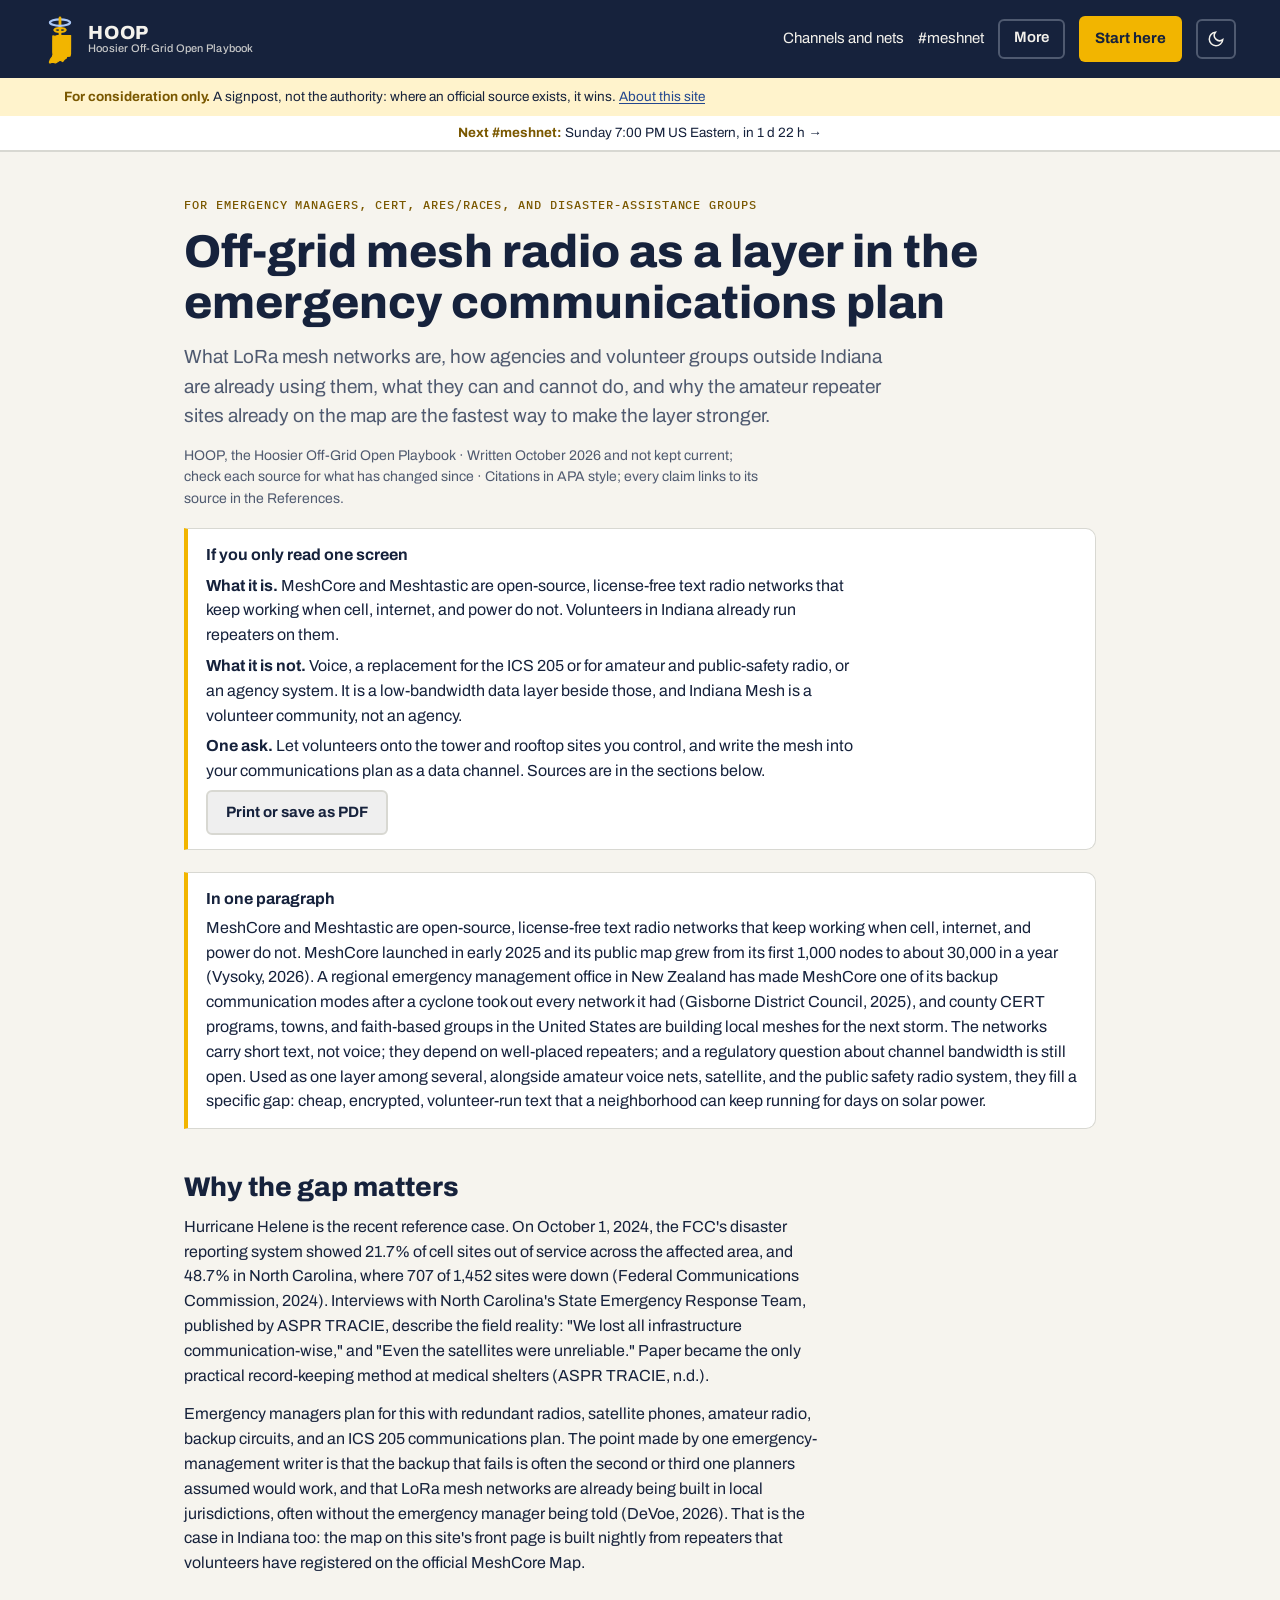
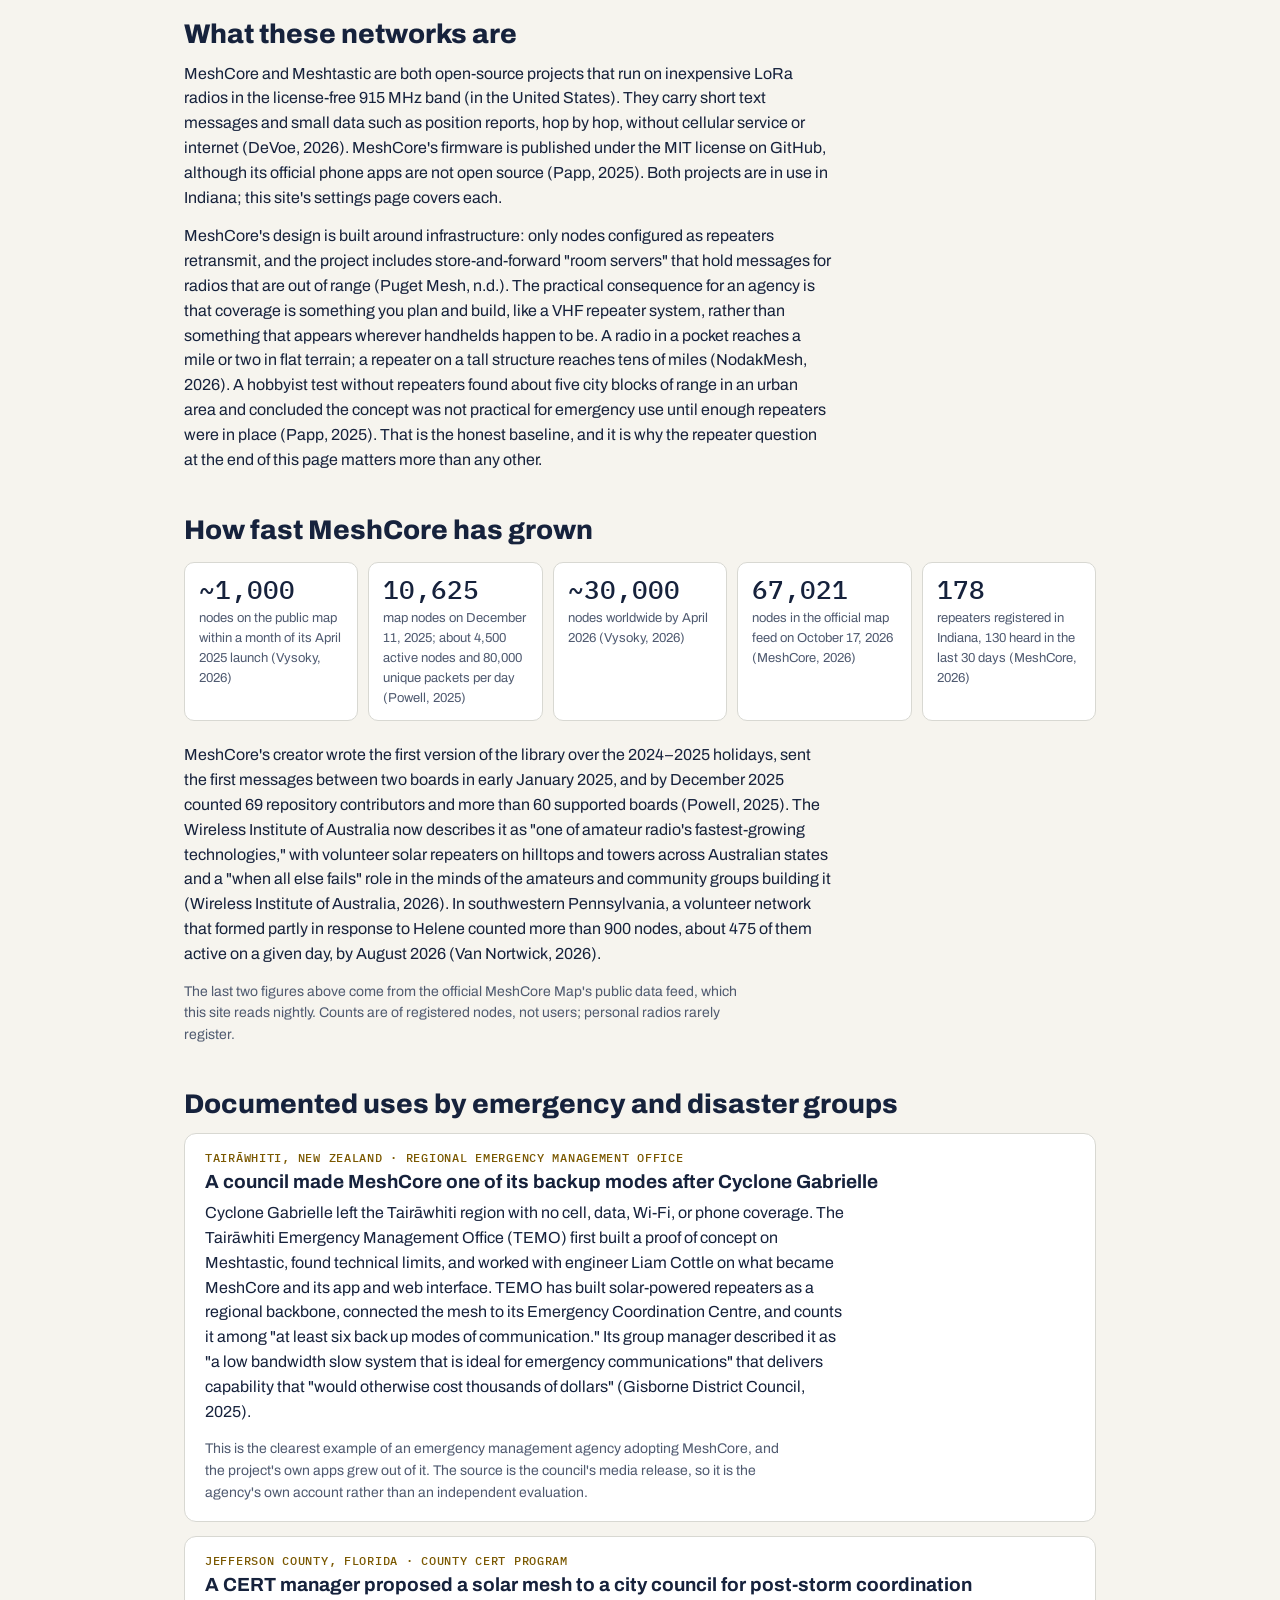
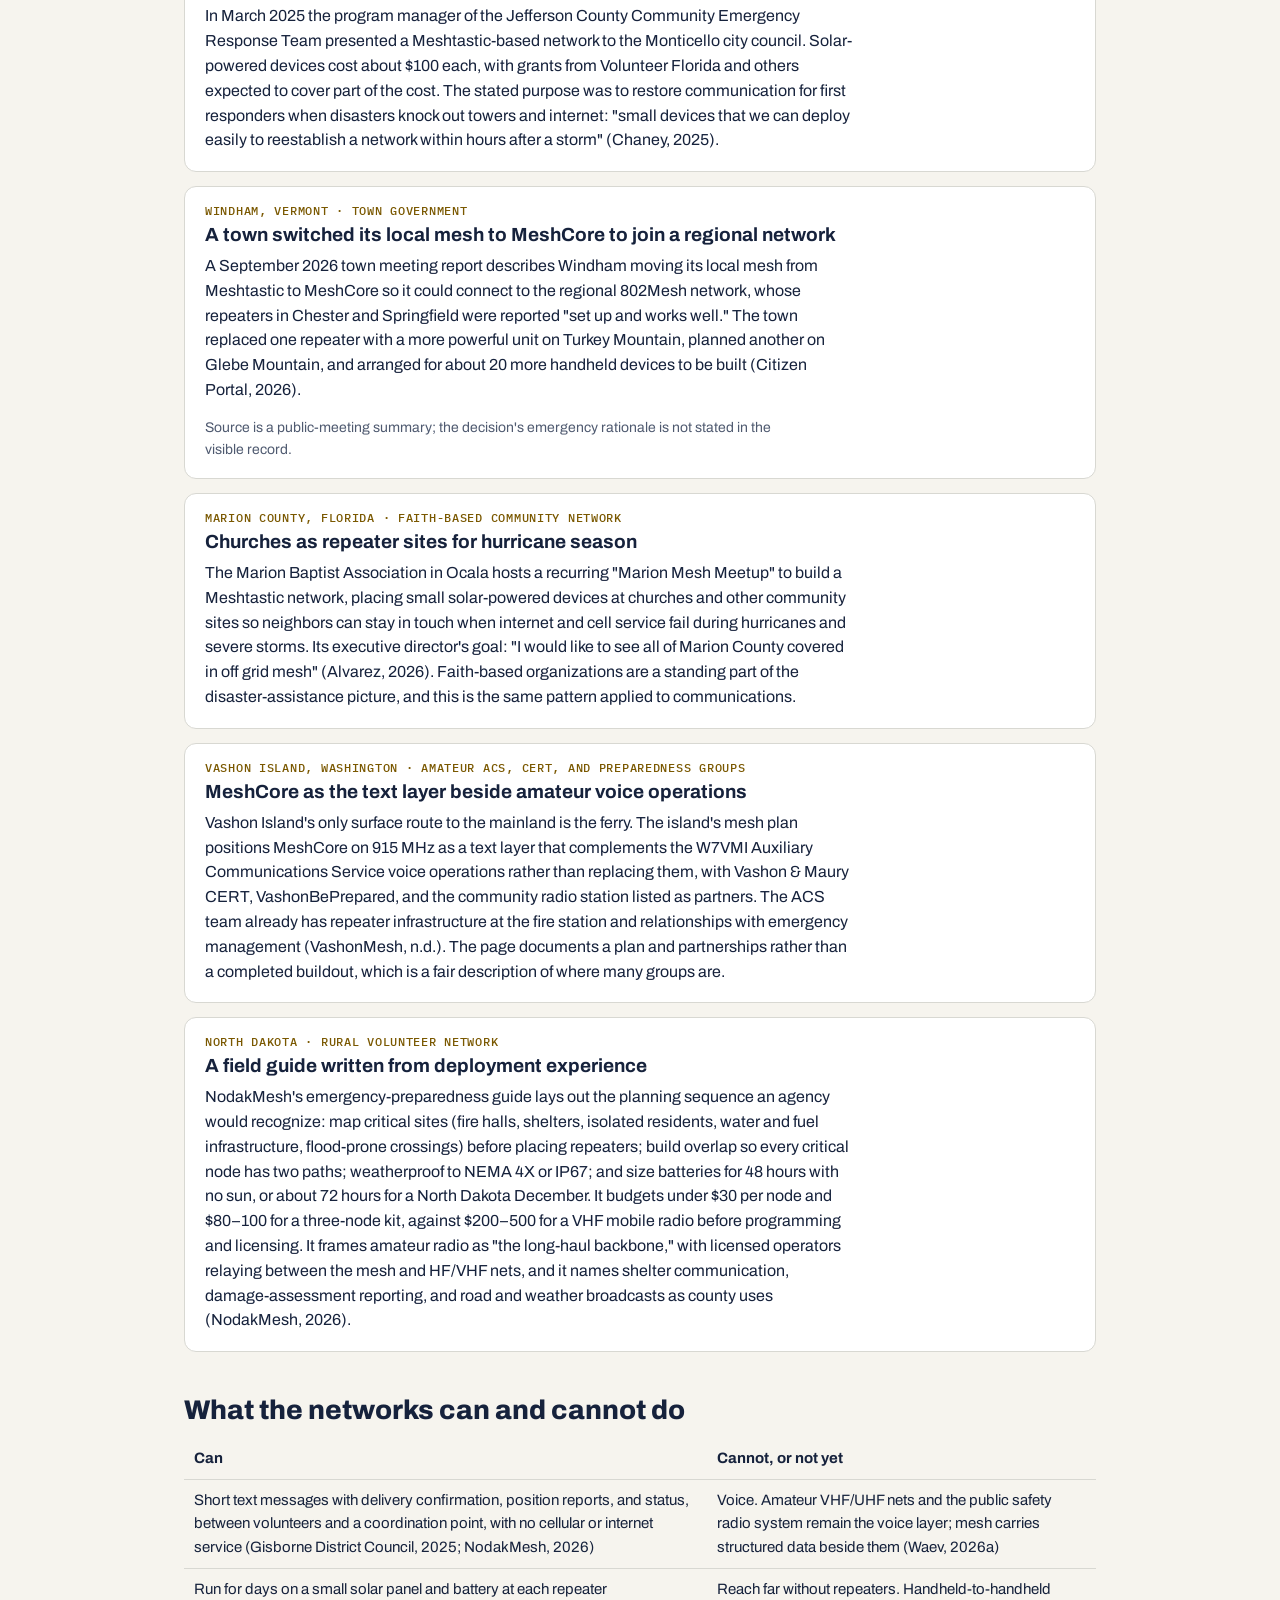
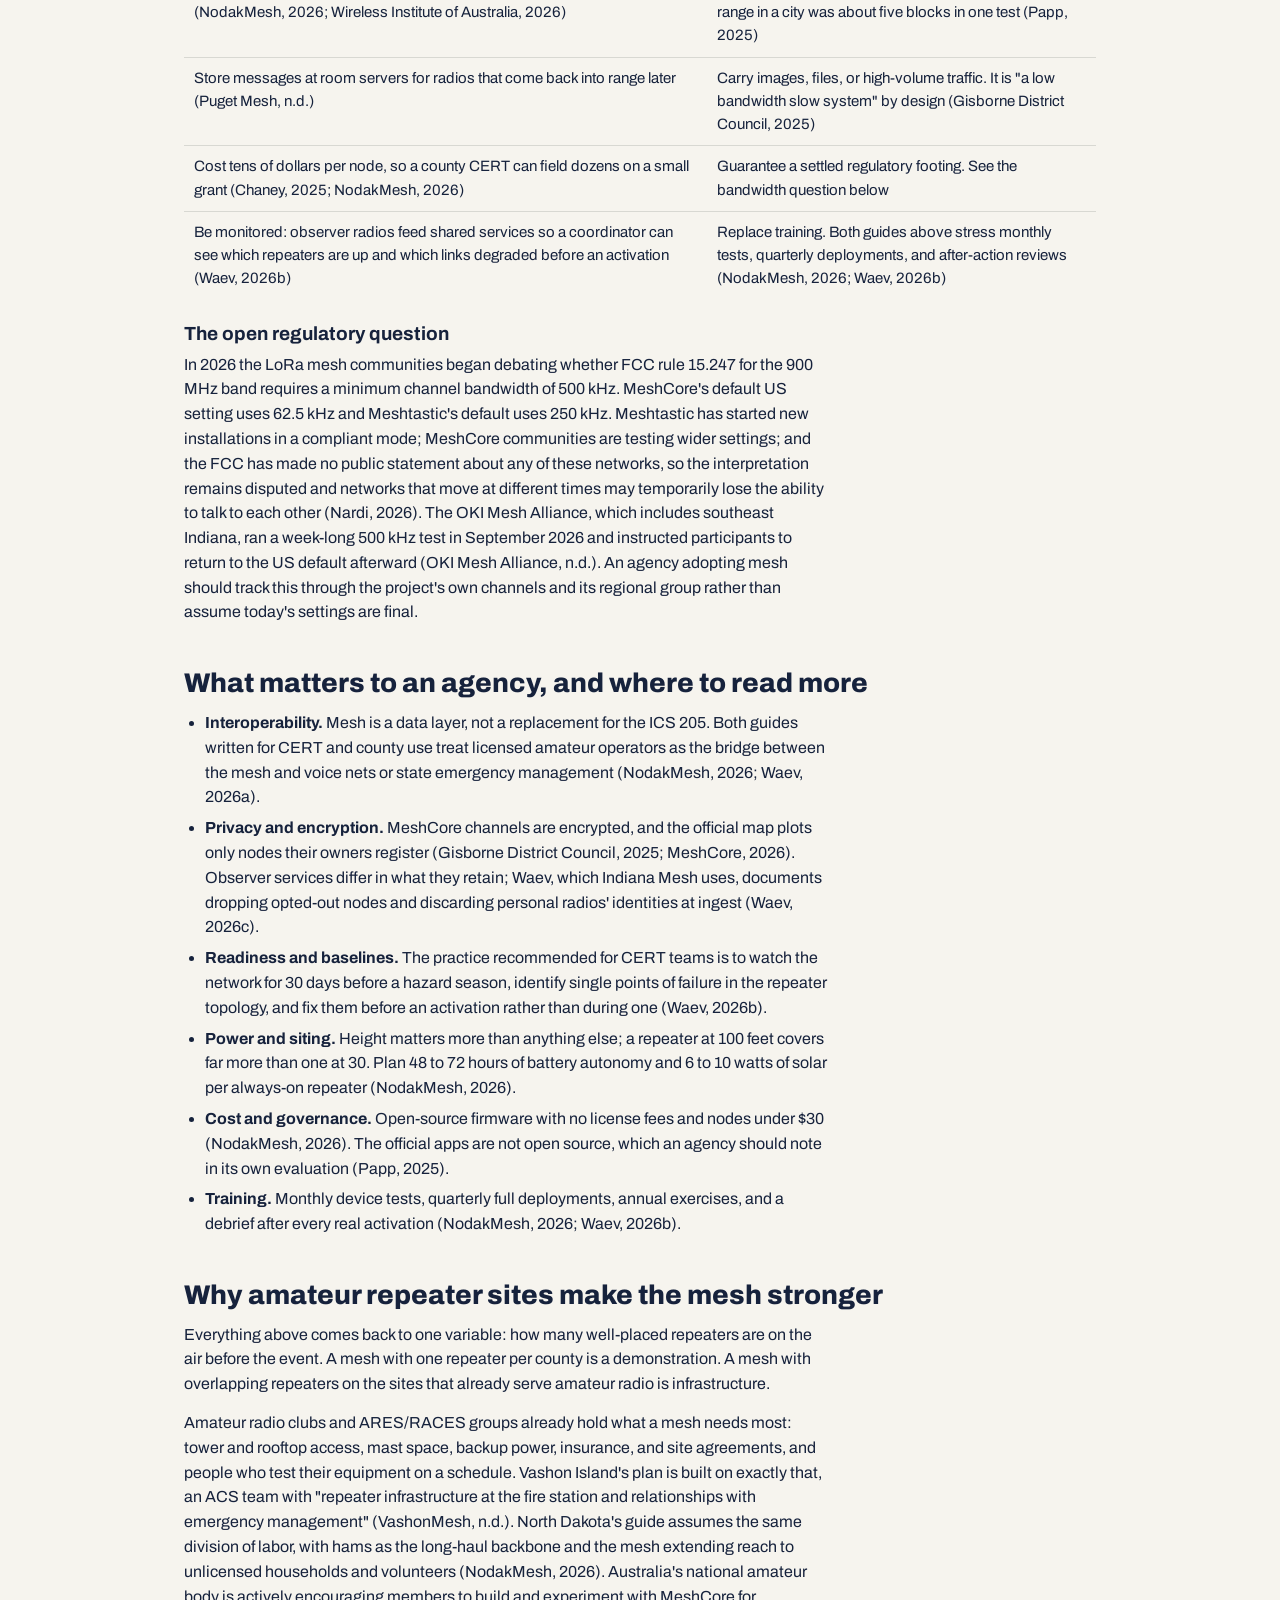
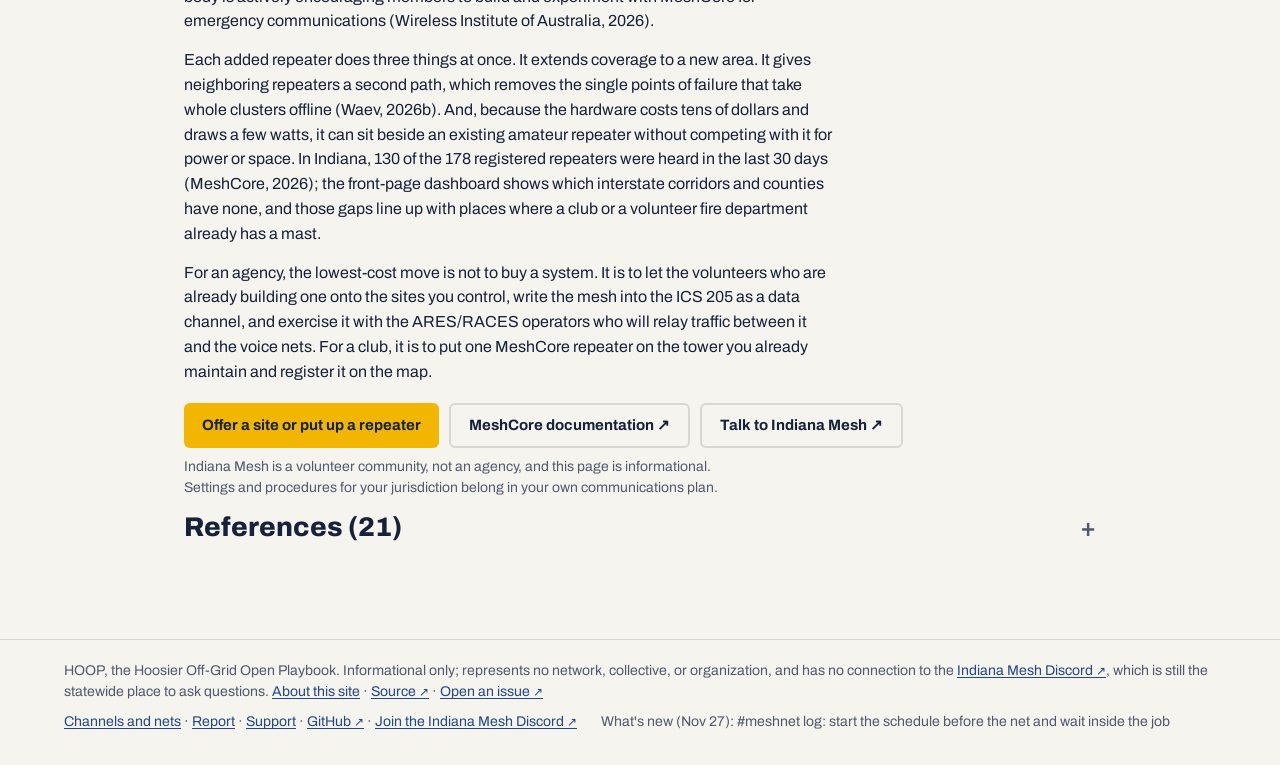
<file: emergency/index.html>
<!doctype html>
<html lang="en">
<head>
<meta charset="utf-8">
<script src="../assets/theme.js?v=20261111t"></script>
<meta name="viewport" content="width=device-width, initial-scale=1, viewport-fit=cover">
<meta name="description" content="How emergency managers, CERT, ARES/RACES, and disaster groups use off-grid LoRa mesh radio, with cited case studies from four states and New Zealand. APA.">
<title>Off-Grid Mesh Radio for Emergency Management and CERT | HOOP</title>
<link rel="icon" href="../assets/favicon.svg?v=20261111t" type="image/svg+xml">
<meta property="og:type" content="website">
<meta property="og:site_name" content="HOOP · Hoosier Off-Grid Open Playbook">
<meta property="og:title" content="Off-grid mesh for emergency management">
<meta property="og:description" content="How emergency managers, CERT, ARES/RACES, and disaster groups use off-grid LoRa mesh radio, with cited case studies from four states and New Zealand. APA.">
<meta property="og:url" content="https://mutiny19.github.io/hoop/emergency/">
<meta property="og:image" content="https://mutiny19.github.io/hoop/assets/social.png?v=2">
<meta property="og:image:width" content="1200">
<meta property="og:image:height" content="630">
<meta name="twitter:card" content="summary_large_image">
<link rel="canonical" href="https://mutiny19.github.io/hoop/emergency/">
<meta name="robots" content="index, follow, max-image-preview:large">
<meta name="geo.region" content="US-IN">
<meta name="geo.placename" content="Indiana">
<meta property="og:locale" content="en_US">
<meta property="og:image:alt" content="HOOP: Hoosier Off-Grid Open Playbook">
<meta name="twitter:title" content="Off-grid mesh for emergency management">
<meta name="twitter:description" content="How emergency managers, CERT, ARES/RACES, and disaster groups use off-grid LoRa mesh radio, with cited case studies from four states and New Zealand. APA.">
<meta name="twitter:image" content="https://mutiny19.github.io/hoop/assets/social.png?v=2">
<meta name="twitter:image:alt" content="HOOP: Hoosier Off-Grid Open Playbook">
<script type="application/ld+json">{"@context": "https://schema.org", "@type": "Article", "headline": "Off-Grid Mesh Radio for Emergency Management and CERT", "description": "How emergency managers, CERT, ARES/RACES, and disaster groups use off-grid LoRa mesh radio, with cited case studies.", "author": {"@type": "Organization", "name": "HOOP"}, "publisher": {"@type": "Organization", "name": "HOOP", "logo": {"@type": "ImageObject", "url": "https://mutiny19.github.io/hoop/assets/social.png?v=2"}}, "datePublished": "2026-10-17", "dateModified": "2026-10-25", "mainEntityOfPage": "https://mutiny19.github.io/hoop/emergency/", "image": "https://mutiny19.github.io/hoop/assets/social.png?v=2", "isPartOf": {"@id": "https://mutiny19.github.io/hoop/#website"}}</script>
<link rel="manifest" href="../manifest.webmanifest">
<meta name="theme-color" content="#16223C">
<link rel="apple-touch-icon" href="../assets/icon-192.png">
<link rel="preload" href="../assets/fonts/archivo.woff2" as="font" type="font/woff2" crossorigin>
<link rel="stylesheet" href="../assets/site.css?v=20261112c">
<style>
.site-nav .go { background: var(--beacon); color: #16223C; font-weight: 700; padding: 11px 16px; border-radius: 6px; }
.wrap { max-width: 960px; margin: 0 auto; padding: 40px 24px 72px; }
h1, h2, h3 { font-family: var(--display); margin: 0; line-height: 1.1; text-wrap: balance; }
.eyebrow { font: 500 12px/1 var(--mono); letter-spacing: .08em; text-transform: uppercase; color: var(--signal); }
h1 { font-size: clamp(32px, 5vw, 46px); font-weight: 800; margin: 10px 0 14px; }
.key.one p { margin: 6px 0 0; }
.lead { font-size: 19px; color: var(--muted); max-width: 64ch; }
.meta { font-size: 14px; color: var(--muted); margin-top: 14px; }
h2 { font-size: 27px; font-weight: 800; margin: 44px 0 12px; }
h3 { font-size: 19px; font-weight: 700; margin: 24px 0 8px; }
p { margin: 0 0 14px; max-width: 72ch; }
ul, ol { margin: 0 0 14px; padding-left: 1.3em; max-width: 72ch; }
li { margin-bottom: 6px; }
.key { background: var(--panel); border: 1px solid var(--line); border-left: 4px solid var(--beacon); border-radius: 0 10px 10px 0; padding: 14px 18px; margin: 18px 0 22px; }
.key b { display: block; font-weight: 700; margin-bottom: 4px; }
.stats { display: grid; grid-template-columns: repeat(auto-fit, minmax(170px, 1fr)); gap: 10px; margin: 16px 0 22px; }
.stat { background: var(--panel); border: 1px solid var(--line); border-radius: 10px; padding: 12px 14px; }
.stat .v { font: 500 26px/1.1 var(--mono); }
.stat .k { font-size: 13px; color: var(--muted); margin-top: 4px; }
.case { background: var(--panel); border: 1px solid var(--line); border-radius: 12px; padding: 18px 20px; margin: 14px 0; }
.case h3 { margin-top: 0; }
.case .where { font: 500 12px/1 var(--mono); letter-spacing: .06em; text-transform: uppercase; color: var(--signal); margin-bottom: 8px; display: block; }
.case p:last-child { margin-bottom: 0; }
table { border-collapse: collapse; width: 100%; margin: 12px 0 20px; font-size: 15px; }
th, td { text-align: left; padding: 9px 10px; border-top: 1px solid var(--line); vertical-align: top; }
th { font-weight: 700; border-top: 0; }
.cta { display: flex; flex-wrap: wrap; gap: 10px; margin: 18px 0 8px; }
.btn { font: 700 15px/1 var(--body); border-radius: 6px; padding: 13px 18px; min-height: 44px; text-decoration: none; display: inline-flex; align-items: center; gap: 8px; }
.btn.primary { background: var(--beacon); color: #16223C; }
.btn.ghost { border: 2px solid var(--line); color: var(--fg); }
.reffold > summary { list-style: none; cursor: pointer; display: flex; align-items: center; justify-content: space-between; gap: 12px; }
.reffold > summary::-webkit-details-marker { display: none; }
.reffold > summary::after { content: "+"; font: 600 1.6rem/1 var(--body); color: var(--muted); }
.reffold[open] > summary::after { content: "\2212"; }
.reffold > summary h2 { margin: 0; }
.reffold[open] > summary { margin-bottom: 14px; }
.refs { font-size: 14.5px; }
.refs p { padding-left: 2em; text-indent: -2em; max-width: none; margin-bottom: 10px; overflow-wrap: anywhere; }
.refs a { color: var(--link); }
.note { font-size: 14px; color: var(--muted); }
@media (max-width: 640px) { .wrap { padding-top: 28px; } h2 { margin-top: 36px; } }
</style>
</head>
<body>
<header class="site-head" id="top"><div class="bar">
  <a class="brand" href="../"><img class="brand-mark" src="../assets/mark.svg?v=20261111t" alt="" width="32" height="50"><img class="brand-mark-sm" src="../assets/favicon.svg?v=20261111t" alt="" width="34" height="34"><span class="brand-text">HOOP<small>Hoosier Off-Grid Open Playbook</small></span></a>
  <nav class="site-nav" aria-label="Site">
    <button type="button" class="nav-menu" id="navMenu" aria-expanded="false" aria-controls="navMore"><span class="l-more">More</span><span class="l-menu">Menu</span></button>
    <span class="nav-more" id="navMore">
      <a class="main" href="../channels/">Channels and nets</a>
      <a class="main" href="../meshnet/">#meshnet</a>
      <a href="../#map">Map</a>
      <a href="../live/">Live</a>
      <a href="../#protocols">Settings</a>
      <a href="../projects/">Projects</a>
      <a href="./" aria-current="page">For agencies</a>
    </span>
    <a class="go" href="../meshcore/">Start here</a>
    <button type="button" class="theme-toggle" id="themeBtn" aria-label="Switch to light mode" title="Switch to light mode"><svg class="i-sun" width="18" height="18" viewBox="0 0 24 24" fill="none" stroke="currentColor" stroke-width="2" aria-hidden="true"><circle cx="12" cy="12" r="4"/><path d="M12 2v2M12 20v2M4.9 4.9l1.4 1.4M17.7 17.7l1.4 1.4M2 12h2M20 12h2M4.9 19.1l1.4-1.4M17.7 6.3l1.4-1.4"/></svg><svg class="i-moon" width="18" height="18" viewBox="0 0 24 24" fill="none" stroke="currentColor" stroke-width="2" aria-hidden="true"><path d="M21 12.8A9 9 0 1 1 11.2 3a7 7 0 0 0 9.8 9.8z"/></svg></button>
  </nav>
</div></header>
<div class="site-notice" role="region" aria-label="Notice"><div class="bar"><b>For consideration only.</b> A signpost, not the authority: where an official source exists, it wins. <a href="../#about">About this site</a></div></div>

<main class="wrap">
<span class="eyebrow">For emergency managers, CERT, ARES/RACES, and disaster-assistance groups</span>
<h1>Off-grid mesh radio as a layer in the emergency communications plan</h1>
<p class="lead">What LoRa mesh networks are, how agencies and volunteer groups outside Indiana are already using them, what they can and cannot do, and why the amateur repeater sites already on the map are the fastest way to make the layer stronger.</p>
<p class="meta">HOOP, the Hoosier Off-Grid Open Playbook · Written October 2026 and not kept current; check each source for what has changed since · Citations in APA style; every claim links to its source in the References.</p>

<div class="key one"><b>If you only read one screen</b><p><strong>What it is.</strong> MeshCore and Meshtastic are open-source, license-free text radio networks that keep working when cell, internet, and power do not. Volunteers in Indiana already run repeaters on them.</p><p><strong>What it is not.</strong> Voice, a replacement for the ICS 205 or for amateur and public-safety radio, or an agency system. It is a low-bandwidth data layer beside those, and Indiana Mesh is a volunteer community, not an agency.</p><p><strong>One ask.</strong> Let volunteers onto the tower and rooftop sites you control, and write the mesh into your communications plan as a data channel. Sources are in the sections below.</p><p class="noprint"><button type="button" class="btn ghost" id="printBtn">Print or save as PDF</button></p></div>

<div class="key"><b>In one paragraph</b>MeshCore and Meshtastic are open-source, license-free text radio networks that keep working when cell, internet, and power do not. MeshCore launched in early 2025 and its public map grew from its first 1,000 nodes to about 30,000 in a year (Vysoky, 2026). A regional emergency management office in New Zealand has made MeshCore one of its backup communication modes after a cyclone took out every network it had (Gisborne District Council, 2025), and county CERT programs, towns, and faith-based groups in the United States are building local meshes for the next storm. The networks carry short text, not voice; they depend on well-placed repeaters; and a regulatory question about channel bandwidth is still open. Used as one layer among several, alongside amateur voice nets, satellite, and the public safety radio system, they fill a specific gap: cheap, encrypted, volunteer-run text that a neighborhood can keep running for days on solar power.</div>

<h2>Why the gap matters</h2>
<p>Hurricane Helene is the recent reference case. On October 1, 2024, the FCC's disaster reporting system showed 21.7% of cell sites out of service across the affected area, and 48.7% in North Carolina, where 707 of 1,452 sites were down (Federal Communications Commission, 2024). Interviews with North Carolina's State Emergency Response Team, published by ASPR TRACIE, describe the field reality: "We lost all infrastructure communication-wise," and "Even the satellites were unreliable." Paper became the only practical record-keeping method at medical shelters (ASPR TRACIE, n.d.).</p>
<p>Emergency managers plan for this with redundant radios, satellite phones, amateur radio, backup circuits, and an ICS 205 communications plan. The point made by one emergency-management writer is that the backup that fails is often the second or third one planners assumed would work, and that LoRa mesh networks are already being built in local jurisdictions, often without the emergency manager being told (DeVoe, 2026). That is the case in Indiana too: the map on this site's front page is built nightly from repeaters that volunteers have registered on the official MeshCore Map.</p>

<h2>What these networks are</h2>
<p>MeshCore and Meshtastic are both open-source projects that run on inexpensive LoRa radios in the license-free 915 MHz band (in the United States). They carry short text messages and small data such as position reports, hop by hop, without cellular service or internet (DeVoe, 2026). MeshCore's firmware is published under the MIT license on GitHub, although its official phone apps are not open source (Papp, 2025). Both projects are in use in Indiana; this site's settings page covers each.</p>
<p>MeshCore's design is built around infrastructure: only nodes configured as repeaters retransmit, and the project includes store-and-forward "room servers" that hold messages for radios that are out of range (Puget Mesh, n.d.). The practical consequence for an agency is that coverage is something you plan and build, like a VHF repeater system, rather than something that appears wherever handhelds happen to be. A radio in a pocket reaches a mile or two in flat terrain; a repeater on a tall structure reaches tens of miles (NodakMesh, 2026). A hobbyist test without repeaters found about five city blocks of range in an urban area and concluded the concept was not practical for emergency use until enough repeaters were in place (Papp, 2025). That is the honest baseline, and it is why the repeater question at the end of this page matters more than any other.</p>

<h2>How fast MeshCore has grown</h2>
<div class="stats">
  <div class="stat"><div class="v">~1,000</div><div class="k">nodes on the public map within a month of its April 2025 launch (Vysoky, 2026)</div></div>
  <div class="stat"><div class="v">10,625</div><div class="k">map nodes on December 11, 2025; about 4,500 active nodes and 80,000 unique packets per day (Powell, 2025)</div></div>
  <div class="stat"><div class="v">~30,000</div><div class="k">nodes worldwide by April 2026 (Vysoky, 2026)</div></div>
  <div class="stat"><div class="v">67,021</div><div class="k">nodes in the official map feed on October 17, 2026 (MeshCore, 2026)</div></div>
  <div class="stat"><div class="v">178</div><div class="k">repeaters registered in Indiana, 130 heard in the last 30 days (MeshCore, 2026)</div></div>
</div>
<p>MeshCore's creator wrote the first version of the library over the 2024–2025 holidays, sent the first messages between two boards in early January 2025, and by December 2025 counted 69 repository contributors and more than 60 supported boards (Powell, 2025). The Wireless Institute of Australia now describes it as "one of amateur radio's fastest-growing technologies," with volunteer solar repeaters on hilltops and towers across Australian states and a "when all else fails" role in the minds of the amateurs and community groups building it (Wireless Institute of Australia, 2026). In southwestern Pennsylvania, a volunteer network that formed partly in response to Helene counted more than 900 nodes, about 475 of them active on a given day, by August 2026 (Van Nortwick, 2026).</p>
<p class="note">The last two figures above come from the official MeshCore Map's public data feed, which this site reads nightly. Counts are of registered nodes, not users; personal radios rarely register.</p>

<h2>Documented uses by emergency and disaster groups</h2>

<div class="case"><span class="where">Tairāwhiti, New Zealand · regional emergency management office</span>
<h3>A council made MeshCore one of its backup modes after Cyclone Gabrielle</h3>
<p>Cyclone Gabrielle left the Tairāwhiti region with no cell, data, Wi-Fi, or phone coverage. The Tairāwhiti Emergency Management Office (TEMO) first built a proof of concept on Meshtastic, found technical limits, and worked with engineer Liam Cottle on what became MeshCore and its app and web interface. TEMO has built solar-powered repeaters as a regional backbone, connected the mesh to its Emergency Coordination Centre, and counts it among "at least six back up modes of communication." Its group manager described it as "a low bandwidth slow system that is ideal for emergency communications" that delivers capability that "would otherwise cost thousands of dollars" (Gisborne District Council, 2025).</p>
<p class="note">This is the clearest example of an emergency management agency adopting MeshCore, and the project's own apps grew out of it. The source is the council's media release, so it is the agency's own account rather than an independent evaluation.</p></div>

<div class="case"><span class="where">Jefferson County, Florida · county CERT program</span>
<h3>A CERT manager proposed a solar mesh to a city council for post-storm coordination</h3>
<p>In March 2025 the program manager of the Jefferson County Community Emergency Response Team presented a Meshtastic-based network to the Monticello city council. Solar-powered devices cost about $100 each, with grants from Volunteer Florida and others expected to cover part of the cost. The stated purpose was to restore communication for first responders when disasters knock out towers and internet: "small devices that we can deploy easily to reestablish a network within hours after a storm" (Chaney, 2025).</p></div>

<div class="case"><span class="where">Windham, Vermont · town government</span>
<h3>A town switched its local mesh to MeshCore to join a regional network</h3>
<p>A September 2026 town meeting report describes Windham moving its local mesh from Meshtastic to MeshCore so it could connect to the regional 802Mesh network, whose repeaters in Chester and Springfield were reported "set up and works well." The town replaced one repeater with a more powerful unit on Turkey Mountain, planned another on Glebe Mountain, and arranged for about 20 more handheld devices to be built (Citizen Portal, 2026).</p>
<p class="note">Source is a public-meeting summary; the decision's emergency rationale is not stated in the visible record.</p></div>

<div class="case"><span class="where">Marion County, Florida · faith-based community network</span>
<h3>Churches as repeater sites for hurricane season</h3>
<p>The Marion Baptist Association in Ocala hosts a recurring "Marion Mesh Meetup" to build a Meshtastic network, placing small solar-powered devices at churches and other community sites so neighbors can stay in touch when internet and cell service fail during hurricanes and severe storms. Its executive director's goal: "I would like to see all of Marion County covered in off grid mesh" (Alvarez, 2026). Faith-based organizations are a standing part of the disaster-assistance picture, and this is the same pattern applied to communications.</p></div>

<div class="case"><span class="where">Vashon Island, Washington · amateur ACS, CERT, and preparedness groups</span>
<h3>MeshCore as the text layer beside amateur voice operations</h3>
<p>Vashon Island's only surface route to the mainland is the ferry. The island's mesh plan positions MeshCore on 915 MHz as a text layer that complements the W7VMI Auxiliary Communications Service voice operations rather than replacing them, with Vashon &amp; Maury CERT, VashonBePrepared, and the community radio station listed as partners. The ACS team already has repeater infrastructure at the fire station and relationships with emergency management (VashonMesh, n.d.). The page documents a plan and partnerships rather than a completed buildout, which is a fair description of where many groups are.</p></div>

<div class="case"><span class="where">North Dakota · rural volunteer network</span>
<h3>A field guide written from deployment experience</h3>
<p>NodakMesh's emergency-preparedness guide lays out the planning sequence an agency would recognize: map critical sites (fire halls, shelters, isolated residents, water and fuel infrastructure, flood-prone crossings) before placing repeaters; build overlap so every critical node has two paths; weatherproof to NEMA 4X or IP67; and size batteries for 48 hours with no sun, or about 72 hours for a North Dakota December. It budgets under $30 per node and $80–100 for a three-node kit, against $200–500 for a VHF mobile radio before programming and licensing. It frames amateur radio as "the long-haul backbone," with licensed operators relaying between the mesh and HF/VHF nets, and it names shelter communication, damage-assessment reporting, and road and weather broadcasts as county uses (NodakMesh, 2026).</p></div>

<h2>What the networks can and cannot do</h2>
<table>
<thead><tr><th>Can</th><th>Cannot, or not yet</th></tr></thead>
<tbody>
<tr><td>Short text messages with delivery confirmation, position reports, and status, between volunteers and a coordination point, with no cellular or internet service (Gisborne District Council, 2025; NodakMesh, 2026)</td><td>Voice. Amateur VHF/UHF nets and the public safety radio system remain the voice layer; mesh carries structured data beside them (Waev, 2026a)</td></tr>
<tr><td>Run for days on a small solar panel and battery at each repeater (NodakMesh, 2026; Wireless Institute of Australia, 2026)</td><td>Reach far without repeaters. Handheld-to-handheld range in a city was about five blocks in one test (Papp, 2025)</td></tr>
<tr><td>Store messages at room servers for radios that come back into range later (Puget Mesh, n.d.)</td><td>Carry images, files, or high-volume traffic. It is "a low bandwidth slow system" by design (Gisborne District Council, 2025)</td></tr>
<tr><td>Cost tens of dollars per node, so a county CERT can field dozens on a small grant (Chaney, 2025; NodakMesh, 2026)</td><td>Guarantee a settled regulatory footing. See the bandwidth question below</td></tr>
<tr><td>Be monitored: observer radios feed shared services so a coordinator can see which repeaters are up and which links degraded before an activation (Waev, 2026b)</td><td>Replace training. Both guides above stress monthly tests, quarterly deployments, and after-action reviews (NodakMesh, 2026; Waev, 2026b)</td></tr>
</tbody>
</table>

<h3>The open regulatory question</h3>
<p>In 2026 the LoRa mesh communities began debating whether FCC rule 15.247 for the 900 MHz band requires a minimum channel bandwidth of 500 kHz. MeshCore's default US setting uses 62.5 kHz and Meshtastic's default uses 250 kHz. Meshtastic has started new installations in a compliant mode; MeshCore communities are testing wider settings; and the FCC has made no public statement about any of these networks, so the interpretation remains disputed and networks that move at different times may temporarily lose the ability to talk to each other (Nardi, 2026). The OKI Mesh Alliance, which includes southeast Indiana, ran a week-long 500 kHz test in September 2026 and instructed participants to return to the US default afterward (OKI Mesh Alliance, n.d.). An agency adopting mesh should track this through the project's own channels and its regional group rather than assume today's settings are final.</p>

<h2>What matters to an agency, and where to read more</h2>
<ul>
<li><strong>Interoperability.</strong> Mesh is a data layer, not a replacement for the ICS 205. Both guides written for CERT and county use treat licensed amateur operators as the bridge between the mesh and voice nets or state emergency management (NodakMesh, 2026; Waev, 2026a).</li>
<li><strong>Privacy and encryption.</strong> MeshCore channels are encrypted, and the official map plots only nodes their owners register (Gisborne District Council, 2025; MeshCore, 2026). Observer services differ in what they retain; Waev, which Indiana Mesh uses, documents dropping opted-out nodes and discarding personal radios' identities at ingest (Waev, 2026c).</li>
<li><strong>Readiness and baselines.</strong> The practice recommended for CERT teams is to watch the network for 30 days before a hazard season, identify single points of failure in the repeater topology, and fix them before an activation rather than during one (Waev, 2026b).</li>
<li><strong>Power and siting.</strong> Height matters more than anything else; a repeater at 100 feet covers far more than one at 30. Plan 48 to 72 hours of battery autonomy and 6 to 10 watts of solar per always-on repeater (NodakMesh, 2026).</li>
<li><strong>Cost and governance.</strong> Open-source firmware with no license fees and nodes under $30 (NodakMesh, 2026). The official apps are not open source, which an agency should note in its own evaluation (Papp, 2025).</li>
<li><strong>Training.</strong> Monthly device tests, quarterly full deployments, annual exercises, and a debrief after every real activation (NodakMesh, 2026; Waev, 2026b).</li>
</ul>

<h2>Why amateur repeater sites make the mesh stronger</h2>
<p>Everything above comes back to one variable: how many well-placed repeaters are on the air before the event. A mesh with one repeater per county is a demonstration. A mesh with overlapping repeaters on the sites that already serve amateur radio is infrastructure.</p>
<p>Amateur radio clubs and ARES/RACES groups already hold what a mesh needs most: tower and rooftop access, mast space, backup power, insurance, and site agreements, and people who test their equipment on a schedule. Vashon Island's plan is built on exactly that, an ACS team with "repeater infrastructure at the fire station and relationships with emergency management" (VashonMesh, n.d.). North Dakota's guide assumes the same division of labor, with hams as the long-haul backbone and the mesh extending reach to unlicensed households and volunteers (NodakMesh, 2026). Australia's national amateur body is actively encouraging members to build and experiment with MeshCore for emergency communications (Wireless Institute of Australia, 2026).</p>
<p>Each added repeater does three things at once. It extends coverage to a new area. It gives neighboring repeaters a second path, which removes the single points of failure that take whole clusters offline (Waev, 2026b). And, because the hardware costs tens of dollars and draws a few watts, it can sit beside an existing amateur repeater without competing with it for power or space. In Indiana, 130 of the 178 registered repeaters were heard in the last 30 days (MeshCore, 2026); the front-page dashboard shows which interstate corridors and counties have none, and those gaps line up with places where a club or a volunteer fire department already has a mast.</p>
<p>For an agency, the lowest-cost move is not to buy a system. It is to let the volunteers who are already building one onto the sites you control, write the mesh into the ICS 205 as a data channel, and exercise it with the ARES/RACES operators who will relay traffic between it and the voice nets. For a club, it is to put one MeshCore repeater on the tower you already maintain and register it on the map.</p>
<div class="cta">
  <a class="btn primary" href="../#support">Offer a site or put up a repeater</a>
  <a class="btn ghost" href="https://docs.meshcore.io/" target="_blank" rel="noopener">MeshCore documentation ↗</a>
  <a class="btn ghost" href="https://discord.gg/2uwyceSF37" target="_blank" rel="noopener">Talk to Indiana Mesh ↗</a>
</div>
<p class="note">Indiana Mesh is a volunteer community, not an agency, and this page is informational. Settings and procedures for your jurisdiction belong in your own communications plan.</p>

<details class="reffold"><summary><h2>References (21)</h2></summary>
<div class="refs">
<p>Alvarez, A. (2026, July 11). Marion County residents build off-grid "mesh" network for emergency messaging. <em>WCJB TV20</em>. <a href="https://www.wcjb.com/2026/07/11/marion-county-residents-build-off-grid-mesh-network-emergency-messaging/" target="_blank" rel="noopener">https://www.wcjb.com/2026/07/11/marion-county-residents-build-off-grid-mesh-network-emergency-messaging/</a></p>
<p>ASPR TRACIE. (n.d.). <em>State of response: Collaboration and communication in the aftermath of Hurricane Helene</em>. U.S. Department of Health and Human Services, Administration for Strategic Preparedness and Response. <a href="https://files.asprtracie.hhs.gov/documents/state-of-response--collaboration-and-communication-in-the-aftermath-of-hurricane-helene.pdf" target="_blank" rel="noopener">https://files.asprtracie.hhs.gov/documents/state-of-response--collaboration-and-communication-in-the-aftermath-of-hurricane-helene.pdf</a></p>
<p>Chaney, L. (2025, March 11). Monticello council considers new emergency communication system proposal. <em>WTXL ABC 27</em>. <a href="https://www.wtxl.com/news/local-news/in-your-neighborhood/monticello/monticello-council-considers-new-emergency-communication-system-proposal" target="_blank" rel="noopener">https://www.wtxl.com/news/local-news/in-your-neighborhood/monticello/monticello-council-considers-new-emergency-communication-system-proposal</a></p>
<p>Citizen Portal. (2026, September 21). <em>Town upgrades from Meshtastic to MeshCore to join regional 802Mesh network</em> [Public meeting summary, Windham, Vermont]. <a href="https://citizenportal.ai/articles/10490316/vermont/windham-county/windham/town-upgrades-from-meshtastic-to-meshcore-to-join-regional-802mesh-network" target="_blank" rel="noopener">https://citizenportal.ai/articles/10490316/vermont/windham-county/windham/town-upgrades-from-meshtastic-to-meshcore-to-join-regional-802mesh-network</a></p>
<p>DeVoe, T. T. (2026, August 21). The mesh is already here. <em>The Emergency Management Network</em>. <a href="https://emnetwork.substack.com/p/the-mesh-is-already-here" target="_blank" rel="noopener">https://emnetwork.substack.com/p/the-mesh-is-already-here</a></p>
<p>Federal Communications Commission. (2024, October 1). <em>Communications status report for areas impacted by Hurricane Helene, October 1, 2024</em> (DOC-406055A1). <a href="https://docs.fcc.gov/public/attachments/DOC-406055A1.pdf" target="_blank" rel="noopener">https://docs.fcc.gov/public/attachments/DOC-406055A1.pdf</a></p>
<p>Gisborne District Council. (2025, September 19). <em>Back-up comms crucial in emergencies</em> [Media release]. <a href="https://www.gdc.govt.nz/council/news/media-releases/back-up-comms-crucial-in-emergencies" target="_blank" rel="noopener">https://www.gdc.govt.nz/council/news/media-releases/back-up-comms-crucial-in-emergencies</a></p>
<p>MeshCore. (2026). <em>MeshCore Map</em> [Data set, public node feed]. Retrieved October 17, 2026, from <a href="https://map.meshcore.io" target="_blank" rel="noopener">https://map.meshcore.io</a></p>
<p>Nardi, T. (2026, September 17). FCC ISM rules may shatter LoRa mesh communities. <em>Hackaday</em>. <a href="https://hackaday.com/2026/09/17/fcc-ism-rules-may-shatter-lora-mesh-communities/" target="_blank" rel="noopener">https://hackaday.com/2026/09/17/fcc-ism-rules-may-shatter-lora-mesh-communities/</a></p>
<p>NodakMesh. (2026, April 5). <em>MeshCore for emergency preparedness: A field guide</em>. <a href="https://nodakmesh.org/blog/meshcore-emergency-preparedness" target="_blank" rel="noopener">https://nodakmesh.org/blog/meshcore-emergency-preparedness</a></p>
<p>OKI Mesh Alliance. (n.d.). <em>500 kHz testing</em>. OKI Mesh Alliance Docs. <a href="https://docs.okimesh.org/books/oki-mesh-alliance/page/500khz-testing" target="_blank" rel="noopener">https://docs.okimesh.org/books/oki-mesh-alliance/page/500khz-testing</a></p>
<p>Papp, D. (2025, December 6). Lessons learned after trying MeshCore for off-grid text messaging. <em>Hackaday</em>. <a href="https://hackaday.com/2025/12/06/lessons-learned-after-trying-meshcore-for-off-grid-text-messaging/" target="_blank" rel="noopener">https://hackaday.com/2025/12/06/lessons-learned-after-trying-meshcore-for-off-grid-text-messaging/</a></p>
<p>Powell, S. (2025, December 12). <em>The year in review</em>. Ripple Radios. <a href="https://buymeacoffee.com/ripplebiz/the-year-review" target="_blank" rel="noopener">https://buymeacoffee.com/ripplebiz/the-year-review</a></p>
<p>Puget Mesh. (n.d.). <em>MeshCore</em>. <a href="https://pugetmesh.org/meshcore/" target="_blank" rel="noopener">https://pugetmesh.org/meshcore/</a></p>
<p>Van Nortwick, M. (2026, August 7). Beyond prepping: Why hundreds of Western PA residents are joining a low-cost mesh radio network. <em>Technical.ly</em>. <a href="https://technical.ly/workforce/wpamesh-western-pa-off-grid-radio-network/" target="_blank" rel="noopener">https://technical.ly/workforce/wpamesh-western-pa-off-grid-radio-network/</a></p>
<p>VashonMesh. (n.d.). <em>Emergency communications</em>. <a href="https://vashonmesh.org/mesh-tech/emcomm/" target="_blank" rel="noopener">https://vashonmesh.org/mesh-tech/emcomm/</a></p>
<p>Vysoky, R. (2026, April 4). The MeshCore Map. <em>MeshCore Blog</em>. <a href="https://blog.meshcore.io/2026/04/04/meshcore-map" target="_blank" rel="noopener">https://blog.meshcore.io/2026/04/04/meshcore-map</a></p>
<p>Waev. (2026a, June 9). <em>Mesh radio in your CERT EMCOMM kit</em>. Waev Blog. <a href="https://blog.waev.app/blog/ham-radio-cert-emcomm-mesh/" target="_blank" rel="noopener">https://blog.waev.app/blog/ham-radio-cert-emcomm-mesh/</a></p>
<p>Waev. (2026b, June 9). <em>Before the call comes in</em>. Waev Blog. <a href="https://blog.waev.app/blog/cert-mesh-network-activation/" target="_blank" rel="noopener">https://blog.waev.app/blog/cert-mesh-network-activation/</a></p>
<p>Waev. (2026c, July 2). <em>What we choose not to know</em>. Waev Blog. <a href="https://blog.waev.app/blog/what-we-choose-not-to-know/" target="_blank" rel="noopener">https://blog.waev.app/blog/what-we-choose-not-to-know/</a></p>
<p>Wireless Institute of Australia. (2026, July 2). <em>MeshCore networks continue to expand across Australia and around the world</em>. <a href="https://www.wia.org.au/newsevents/news/2026/20260702-1/index.php" target="_blank" rel="noopener">https://www.wia.org.au/newsevents/news/2026/20260702-1/index.php</a></p>
</div>
</details>
</main>
<script>document.getElementById("printBtn").addEventListener("click",function(){window.print()});window.addEventListener("beforeprint",function(){document.querySelectorAll("details").forEach(function(d){d.open=true})});</script>

<footer class="site-foot"><div class="bar">
  <span>HOOP, the Hoosier Off-Grid Open Playbook. Informational only; represents no network, collective, or organization, and has no connection to the <a href="https://discord.gg/2uwyceSF37" target="_blank" rel="noopener">Indiana Mesh Discord</a>, which is still the statewide place to ask questions. <a href="../#about">About this site</a> · <a href="https://github.com/mutiny19/hoop" target="_blank" rel="noopener">Source</a> · <a href="https://github.com/mutiny19/hoop/issues/new/choose" target="_blank" rel="noopener">Open an issue</a></span>
<span class="foot-links"><a href="../channels/">Channels and nets</a> · <a href="../#report">Report</a> · <a href="../#support">Support</a> · <a href="https://github.com/mutiny19/hoop" target="_blank" rel="noopener">GitHub</a> · <a href="https://discord.gg/2uwyceSF37" target="_blank" rel="noopener">Join the Indiana Mesh Discord</a></span>
</div></footer>

<script src="../assets/site.js?v=20261112c"></script>
</body>
</html>
</file>
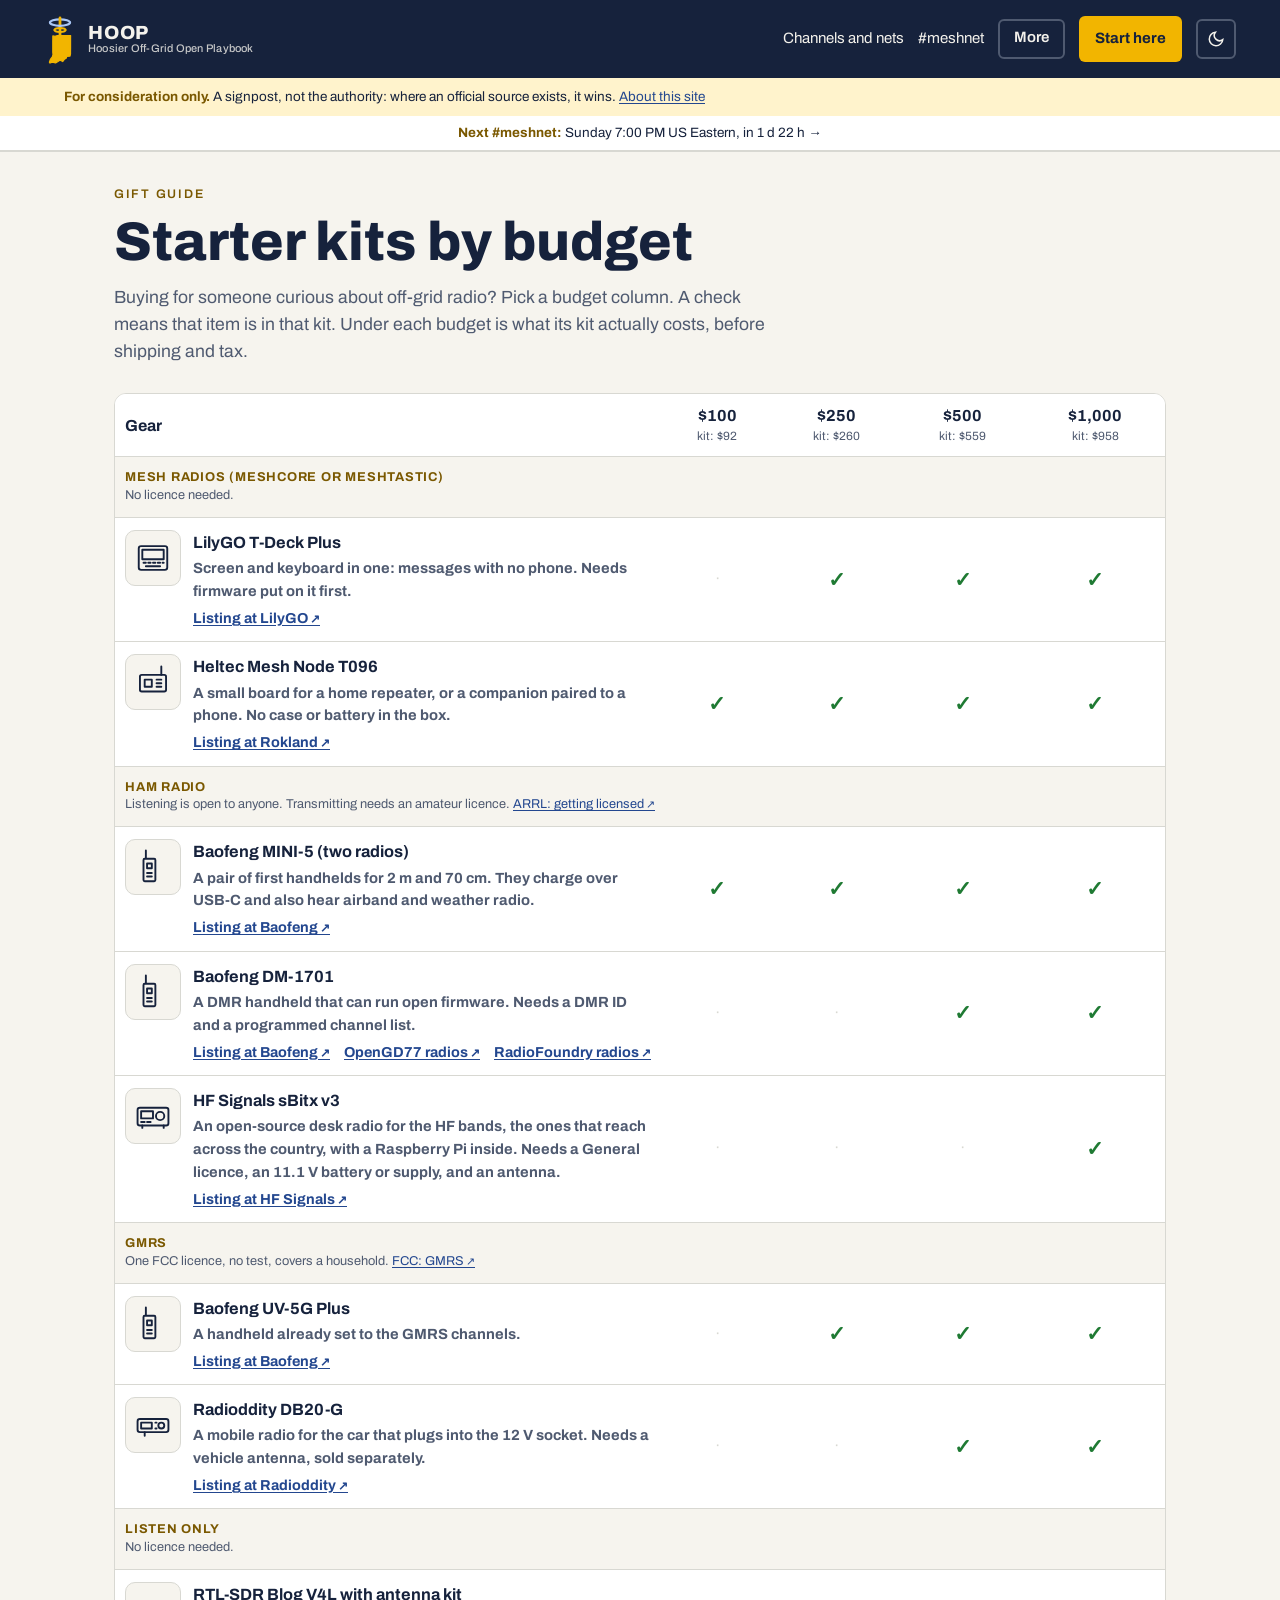
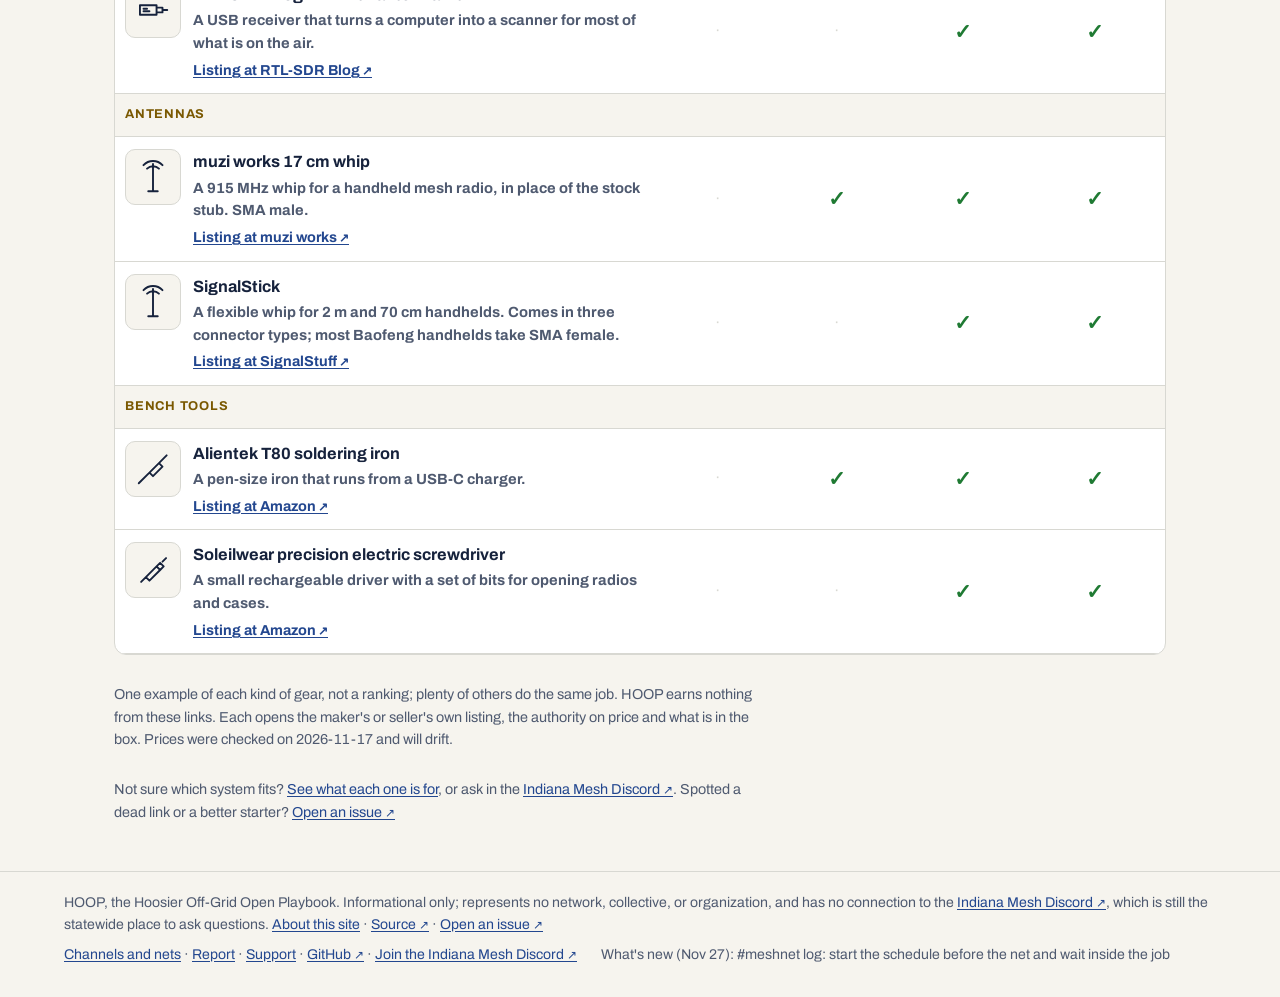
<file: gifts/index.html>
<!doctype html>
<html lang="en">
<head>
<meta charset="utf-8">
<script src="../assets/theme.js?v=20261111t"></script>
<meta name="viewport" content="width=device-width, initial-scale=1, viewport-fit=cover">
<meta name="description" content="A simple gift list for someone curious about off-grid radio in Indiana: one example per kind of gear, grouped into kits that fit under $100, $250, $500, and $1,000.">
<title>Gift Guide: Starter Radio Kits by Budget | HOOP</title>
<link rel="icon" href="../assets/favicon.svg?v=20261111t" type="image/svg+xml">
<meta property="og:type" content="website">
<meta property="og:site_name" content="HOOP · Hoosier Off-Grid Open Playbook">
<meta property="og:title" content="Off-grid radio gift guide">
<meta property="og:description" content="A simple gift list for someone curious about off-grid radio in Indiana: one example per kind of gear, grouped into kits that fit under $100, $250, $500, and $1,000.">
<meta property="og:url" content="https://mutiny19.github.io/hoop/gifts/">
<meta property="og:image" content="https://mutiny19.github.io/hoop/assets/social.png?v=2">
<meta property="og:image:width" content="1200">
<meta property="og:image:height" content="630">
<meta name="twitter:card" content="summary_large_image">
<link rel="canonical" href="https://mutiny19.github.io/hoop/gifts/">
<meta name="robots" content="index, follow, max-image-preview:large">
<meta name="geo.region" content="US-IN">
<meta name="geo.placename" content="Indiana">
<meta property="og:locale" content="en_US">
<meta property="og:image:alt" content="HOOP: Hoosier Off-Grid Open Playbook">
<meta name="twitter:title" content="Off-grid radio gift guide">
<meta name="twitter:description" content="A simple gift list for someone curious about off-grid radio in Indiana: one example per kind of gear, grouped into kits that fit under $100, $250, $500, and $1,000.">
<meta name="twitter:image" content="https://mutiny19.github.io/hoop/assets/social.png?v=2">
<meta name="twitter:image:alt" content="HOOP: Hoosier Off-Grid Open Playbook">
<script type="application/ld+json">{"@context": "https://schema.org", "@type": "WebPage", "url": "https://mutiny19.github.io/hoop/gifts/", "name": "Off-grid radio gift guide", "description": "Starter radio kits by budget, one example per kind of gear.", "isPartOf": {"@id": "https://mutiny19.github.io/hoop/#website"}}</script>
<link rel="manifest" href="../manifest.webmanifest">
<meta name="theme-color" content="#16223C">
<link rel="apple-touch-icon" href="../assets/icon-192.png">
<link rel="preload" href="../assets/fonts/archivo.woff2" as="font" type="font/woff2" crossorigin>
<link rel="stylesheet" href="../assets/site.css?v=20261112c">
<style>
/* Gift guide: one table. Rows are gear (from data/gifts.json), columns are budgets, a check means "in the kit that fits this budget". */
.wrap { max-width: 1100px; margin: 0 auto; padding-inline: 24px; padding-block: 36px 24px; display: grid; gap: 28px; }
h1, h2 { font-family: var(--display); margin: 0; line-height: 1.08; text-wrap: balance; }
h1 { font-size: clamp(2.2rem, 5.5vw, 3.4rem); font-weight: 800; }
p { margin: 0; }
.sr-only { position: absolute; width: 1px; height: 1px; overflow: hidden; clip-path: inset(50%); white-space: nowrap; }
.site-nav .go { background: var(--beacon); color: #16223C; font-weight: 700; padding: 11px 16px; border-radius: 6px; }
.eyebrow { font: 600 .78rem/1 var(--body); letter-spacing: .14em; text-transform: uppercase; color: var(--signal); }
.hero { display: grid; gap: 12px; }
.lead { font-size: 1.1rem; color: var(--muted); max-width: 66ch; }
.note { font-size: .9rem; color: var(--muted); max-width: 80ch; }
.tablewrap { overflow-x: auto; background: var(--panel); border: 1px solid var(--line); border-radius: 12px; }
table { border-collapse: collapse; width: 100%; min-width: 560px; }
th, td { padding: 12px 10px; border-bottom: 1px solid var(--line); text-align: center; vertical-align: middle; }
thead th { font: 700 1rem/1.2 var(--display); position: sticky; top: 0; background: var(--panel); }
thead th small, tfoot td small { display: block; font: 400 .75rem/1.3 var(--body); color: var(--muted); margin-top: 3px; }
th.item, td.item { text-align: left; width: 52%; }
tr.grp th { text-align: left; background: var(--bg); font: 700 .8rem/1.4 var(--body); letter-spacing: .06em; text-transform: uppercase; color: var(--signal); }
tr.grp th span { display: block; font-weight: 400; letter-spacing: 0; text-transform: none; color: var(--muted); }
.it { display: grid; grid-template-columns: 56px minmax(0, 1fr); gap: 12px; align-items: start; }
.it svg { width: 56px; height: 56px; color: var(--fg); background: var(--bg); border: 1px solid var(--line); border-radius: 10px; padding: 8px; }
.it b { display: block; font-size: 1.02rem; }
.it p { color: var(--muted); font-size: .92rem; margin-top: 2px; }
.it .lk { font-size: .9rem; margin-top: 4px; display: flex; flex-wrap: wrap; gap: 4px 14px; }
td.y { color: var(--live); font-size: 1.3rem; font-weight: 700; }
td.n { color: var(--line); }
tfoot td { font: 600 .95rem/1.2 var(--mono); border-bottom: 0; }
tfoot td.item { font-family: var(--body); color: var(--muted); font-weight: 400; }
@media (max-width: 640px) { table { min-width: 0; table-layout: fixed; } th.item, td.item { width: auto; } thead th:not(.item) { width: 42px; font-size: .72rem; padding-inline: 0; } tfoot td:last-child { padding-right: 6px; } thead th small { font-size: .62rem; } tfoot td { font-size: .64rem; padding-inline: 0; } td.y { font-size: 1.05rem; } .it { grid-template-columns: minmax(0, 1fr); } .it svg { display: none; } th, td { padding: 10px 4px; } th.item, td.item { padding-left: 10px; } }
</style>
</head>
<body>
<header class="site-head"><div class="bar">
  <a class="brand" href="../"><img class="brand-mark" src="../assets/mark.svg?v=20261111t" alt="" width="32" height="50"><img class="brand-mark-sm" src="../assets/favicon.svg?v=20261111t" alt="" width="34" height="34"><span class="brand-text">HOOP<small>Hoosier Off-Grid Open Playbook</small></span></a>
  <nav class="site-nav" aria-label="Site">
    <button type="button" class="nav-menu" id="navMenu" aria-expanded="false" aria-controls="navMore"><span class="l-more">More</span><span class="l-menu">Menu</span></button>
    <span class="nav-more" id="navMore">
      <a class="main" href="../channels/">Channels and nets</a>
      <a class="main" href="../meshnet/">#meshnet</a>
      <a href="../#map">Map</a>
      <a href="../live/">Live</a>
      <a href="../#protocols">Settings</a>
      <a href="../projects/">Projects</a>
      <a href="../emergency/">For agencies</a>
    </span>
    <a class="go" href="../meshcore/">Start here</a>
    <button type="button" class="theme-toggle" id="themeBtn" aria-label="Switch to light mode" title="Switch to light mode"><svg class="i-sun" width="18" height="18" viewBox="0 0 24 24" fill="none" stroke="currentColor" stroke-width="2" aria-hidden="true"><circle cx="12" cy="12" r="4"/><path d="M12 2v2M12 20v2M4.9 4.9l1.4 1.4M17.7 17.7l1.4 1.4M2 12h2M20 12h2M4.9 19.1l1.4-1.4M17.7 6.3l1.4-1.4"/></svg><svg class="i-moon" width="18" height="18" viewBox="0 0 24 24" fill="none" stroke="currentColor" stroke-width="2" aria-hidden="true"><path d="M21 12.8A9 9 0 1 1 11.2 3a7 7 0 0 0 9.8 9.8z"/></svg></button>
  </nav>
</div></header>
<div class="site-notice" role="region" aria-label="Notice"><div class="bar"><b>For consideration only.</b> A signpost, not the authority: where an official source exists, it wins. <a href="../#about">About this site</a></div></div>

<main class="wrap">
  <div class="hero">
    <span class="eyebrow">Gift guide</span>
    <h1>Starter kits by budget</h1>
    <p class="lead">Buying for someone curious about off-grid radio? Pick a budget column. A check means that item is in that kit. Under each budget is what its kit actually costs, before shipping and tax.</p>
  </div>

  <div class="tablewrap" tabindex="0" role="region" aria-label="Gift kits by budget">
    <table id="gifts"><caption class="sr-only">Gear by budget</caption><tbody><tr><td>Loading the list…</td></tr></tbody></table>
  </div>

  <p class="note" id="giftNote">One example of each kind of gear, not a ranking; plenty of others do the same job. HOOP earns nothing from these links. Each opens the maker's or seller's own listing, the authority on price and what is in the box.</p>
  <p class="note">Not sure which system fits? <a href="../#protocols">See what each one is for</a>, or ask in the <a href="https://discord.gg/2uwyceSF37" target="_blank" rel="noopener">Indiana Mesh Discord</a>. Spotted a dead link or a better starter? <a href="https://github.com/mutiny19/hoop/issues/new" target="_blank" rel="noopener">Open an issue</a></p>
</main>

<footer class="site-foot"><div class="bar">
  <span>HOOP, the Hoosier Off-Grid Open Playbook. Informational only; represents no network, collective, or organization, and has no connection to the <a href="https://discord.gg/2uwyceSF37" target="_blank" rel="noopener">Indiana Mesh Discord</a>, which is still the statewide place to ask questions. <a href="../#about">About this site</a> · <a href="https://github.com/mutiny19/hoop" target="_blank" rel="noopener">Source</a> · <a href="https://github.com/mutiny19/hoop/issues/new/choose" target="_blank" rel="noopener">Open an issue</a></span>
<span class="foot-links"><a href="../channels/">Channels and nets</a> · <a href="../#report">Report</a> · <a href="../#support">Support</a> · <a href="https://github.com/mutiny19/hoop" target="_blank" rel="noopener">GitHub</a> · <a href="https://discord.gg/2uwyceSF37" target="_blank" rel="noopener">Join the Indiana Mesh Discord</a></span>
</div></footer>


<script>
/* Rows and checks come from data/gifts.json: an item is checked in every budget column at or above its "from" value. */
(function () {
  var ICON = {
    ht: '<path d="M9 9h8a1 1 0 0 1 1 1v17a1 1 0 0 1-1 1H9a1 1 0 0 1-1-1V10a1 1 0 0 1 1-1zM10 9V2M11 13h4v4h-4zM11 21h4M11 24h4"/>',
    deck: '<rect x="4" y="6" width="24" height="20" rx="2"/><path d="M7 9h18v8H7zM8 20h2M12 20h2M16 20h2M20 20h2M24 20h1M10 23h12"/>',
    board: '<rect x="5" y="10" width="22" height="14" rx="1.5"/><path d="M9 14h6v6H9zM19 14h4M19 17h4M19 20h4M23 10V3"/>',
    base: '<rect x="3" y="9" width="26" height="15" rx="2"/><path d="M6 12h10v6H6z"/><circle cx="22" cy="16" r="3.5"/><path d="M6 21h3M11 21h3M7 24v2M25 24v2"/>',
    ant: '<path d="M16 28V5M12 28h8M11 9a7 7 0 0 1 10 0M8 6a11 11 0 0 1 16 0"/>',
    mobile: '<rect x="3" y="11" width="26" height="11" rx="2"/><path d="M6 14h9v5H6z"/><circle cx="23" cy="16.5" r="2.5"/><path d="M18 14h1M18 19h1M9 22v3"/>',
    driver: '<path d="M6 26l4-4M10 22l9-9 3 3-9 9zM19 13l3-3 3 3-3 3M24 9l3-3"/>',
    usb: '<path d="M5 12h14v8H5zM19 14h5v4h-5zM24 16h4M8 15h3M8 17h5"/>',
    iron: '<path d="M4 28l9-9M13 19l8-8 3 3-8 8zM21 11l5-5M26 6l1.5-1.5"/>'
  };
  function esc(s) { return String(s).replace(/[&<>"]/g, function (c) { return { "&": "&amp;", "<": "&lt;", ">": "&gt;", '"': "&quot;" }[c]; }); }
  function usd(n) { return "$" + n.toLocaleString("en-US"); }
  fetch("../data/gifts.json").then(function (r) { return r.json(); }).then(function (d) {
    var T = d.tiers, sums = T.map(function () { return 0; });
    d.groups.forEach(function (g) { g.items.forEach(function (it) { T.forEach(function (t, i) { if (it.from <= t) sums[i] += it.price; }); }); });
    var head = '<thead><tr><th class="item" scope="col">Gear</th>' + T.map(function (t, i) { return '<th scope="col">' + usd(t) + "<small>kit: " + usd(sums[i]) + "</small></th>"; }).join("") + "</tr></thead>";
    var body = d.groups.map(function (g) {
      var lic = g.licence ? "<span>" + esc(g.licence) + (g.licenceUrl ? ' <a href="' + esc(g.licenceUrl) + '" target="_blank" rel="noopener">' + esc(g.licenceLabel) + "</a>" : "") + "</span>" : "";
      return '<tr class="grp"><th scope="colgroup" colspan="' + (T.length + 1) + '">' + esc(g.name) + lic + "</th></tr>" + g.items.map(function (it) {
        var more = (it.more || []).map(function (m) { return '<a href="' + esc(m[1]) + '" target="_blank" rel="noopener">' + esc(m[0]) + "</a>"; }).join("");
        return '<tr><th class="item" scope="row"><div class="it"><svg viewBox="0 0 32 32" fill="none" stroke="currentColor" stroke-width="1.6" stroke-linecap="round" stroke-linejoin="round" aria-hidden="true">' + (ICON[it.icon] || "") + "</svg><div><b>" + esc(it.name) + "</b><p>" + esc(it.what) + '</p><div class="lk"><a href="' + esc(it.url) + '" target="_blank" rel="noopener">Listing at ' + esc(it.seller) + "</a>" + more + "</div></div></div></th>" +
          T.map(function (t, i) { var on = it.from <= t; return on ? '<td class="y"><span aria-hidden="true">✓</span><span class="sr-only">In the ' + usd(t) + " kit</span></td>" : '<td class="n"><span aria-hidden="true">·</span><span class="sr-only">Not in the ' + usd(t) + " kit</span></td>"; }).join("") + "</tr>";
      }).join("");
    }).join("");
    document.getElementById("gifts").innerHTML = '<caption class="sr-only">Gear by budget</caption>' + head + "<tbody>" + body + "</tbody>";
    document.getElementById("giftNote").insertAdjacentText("beforeend", " Prices were checked on " + d.checked + " and will drift.");
  }).catch(function () { document.getElementById("gifts").innerHTML = "<tbody><tr><td>The list isn't available right now.</td></tr></tbody>"; });
})();
</script>
<script src="../assets/site.js?v=20261112c"></script>
</body>
</html>
</file>
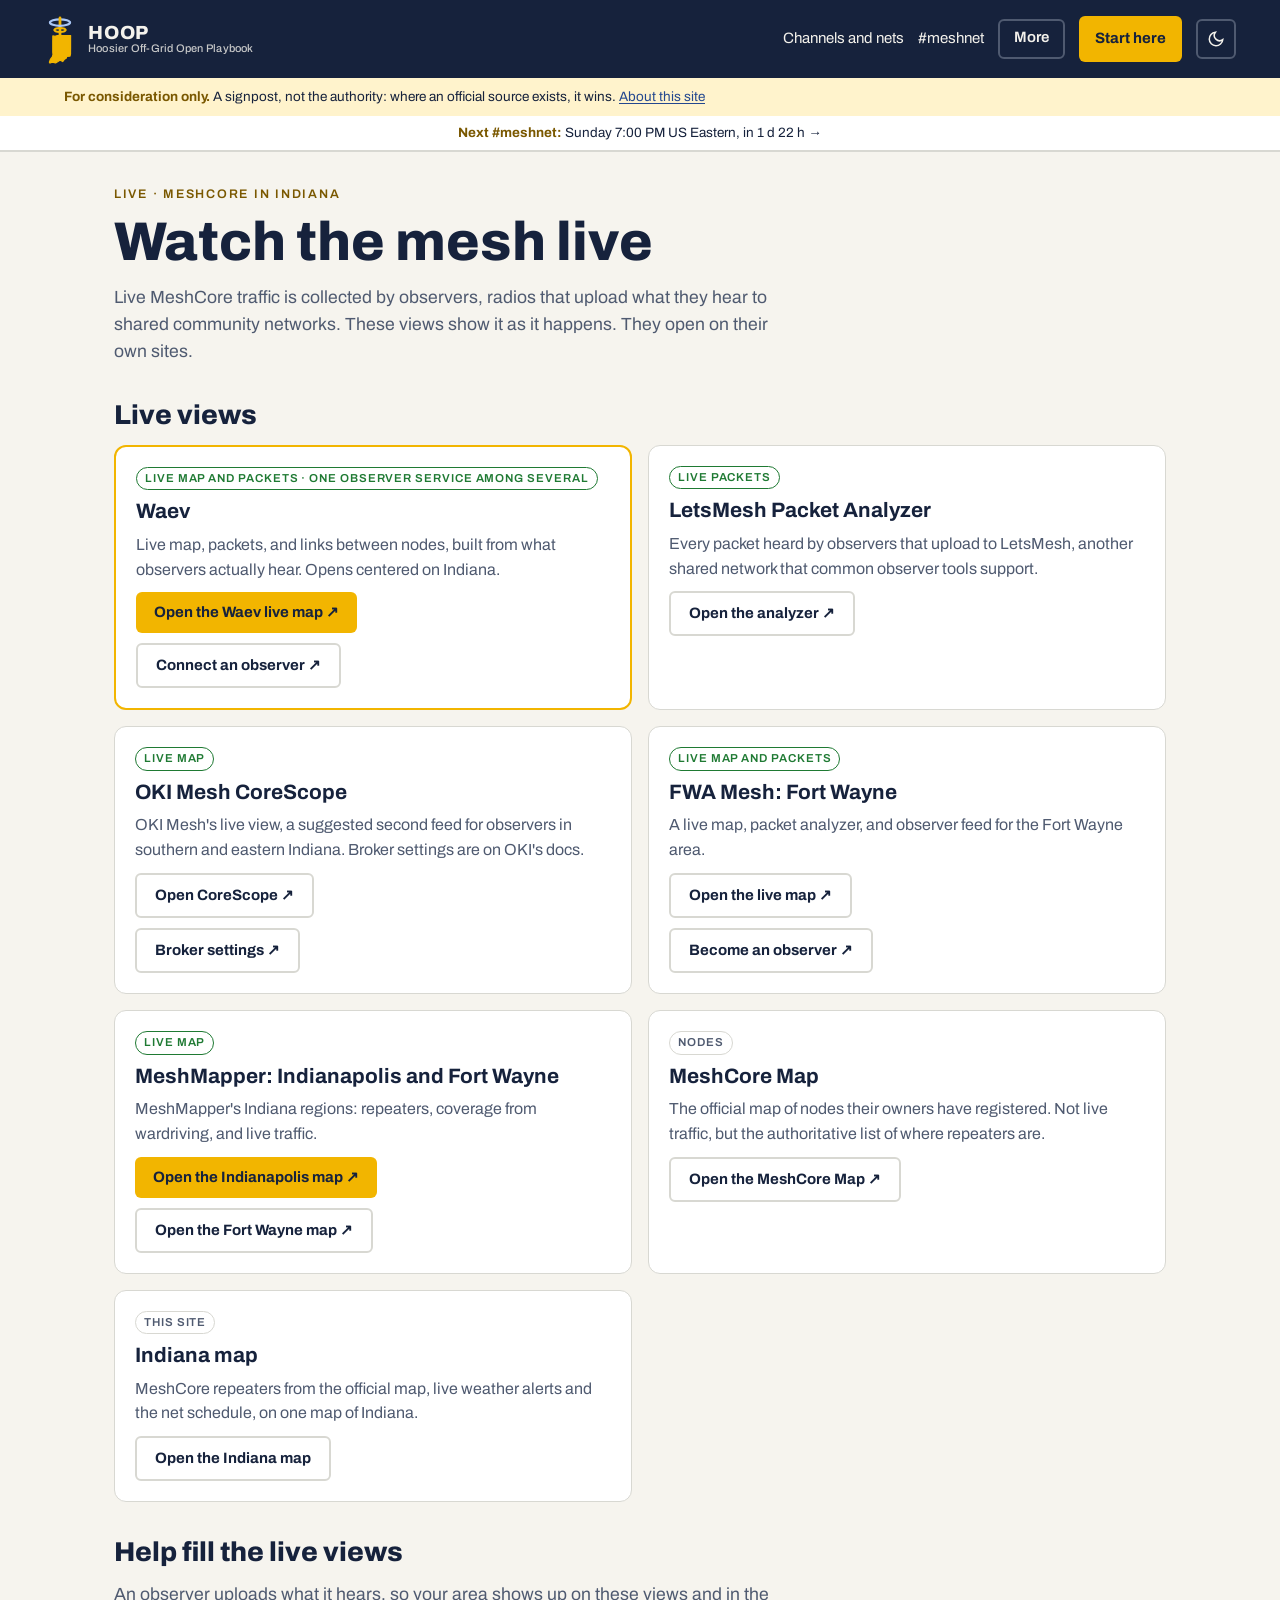
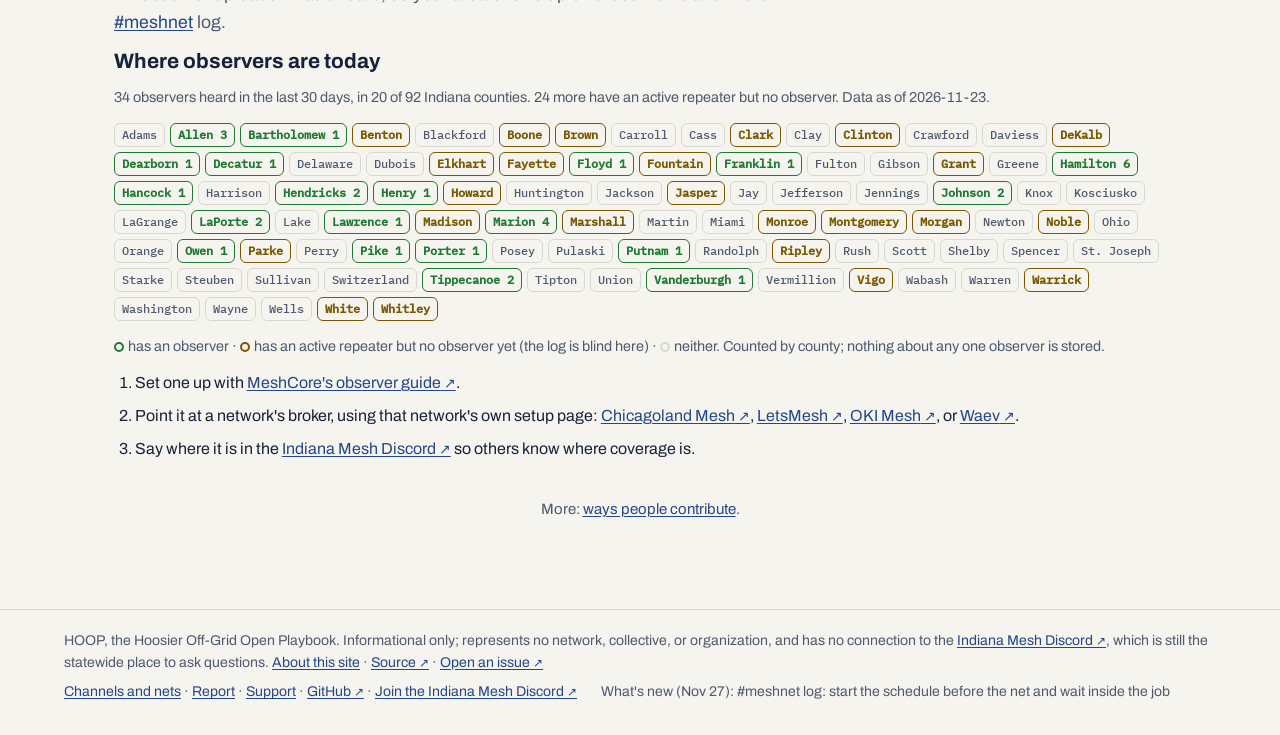
<file: live/index.html>
<!doctype html>
<html lang="en">
<head>
<meta charset="utf-8">
<script src="../assets/theme.js?v=20261111t"></script>
<meta name="viewport" content="width=device-width, initial-scale=1, viewport-fit=cover">
<meta name="description" content="Where live MeshCore traffic in Indiana shows up: Waev, OKI CoreScope, LetsMesh, MeshMapper, and the official MeshCore Map, plus how to run an observer.">
<title>Watch Indiana MeshCore Traffic Live | HOOP</title>
<link rel="icon" href="../assets/favicon.svg?v=20261111t" type="image/svg+xml">
<meta property="og:type" content="website">
<meta property="og:site_name" content="HOOP · Hoosier Off-Grid Open Playbook">
<meta property="og:title" content="Watch the Indiana mesh live">
<meta property="og:description" content="Where live MeshCore traffic in Indiana shows up: Waev, OKI CoreScope, LetsMesh, MeshMapper, and the official MeshCore Map, plus how to run an observer.">
<meta property="og:url" content="https://mutiny19.github.io/hoop/live/">
<meta property="og:image" content="https://mutiny19.github.io/hoop/assets/social.png?v=2">
<meta property="og:image:width" content="1200">
<meta property="og:image:height" content="630">
<meta name="twitter:card" content="summary_large_image">
<link rel="canonical" href="https://mutiny19.github.io/hoop/live/">
<meta name="robots" content="index, follow, max-image-preview:large">
<meta name="geo.region" content="US-IN">
<meta name="geo.placename" content="Indiana">
<meta property="og:locale" content="en_US">
<meta property="og:image:alt" content="HOOP: Hoosier Off-Grid Open Playbook">
<meta name="twitter:title" content="Watch the Indiana mesh live">
<meta name="twitter:description" content="Where live MeshCore traffic in Indiana shows up: Waev, OKI CoreScope, LetsMesh, MeshMapper, and the official MeshCore Map, plus how to run an observer.">
<meta name="twitter:image" content="https://mutiny19.github.io/hoop/assets/social.png?v=2">
<meta name="twitter:image:alt" content="HOOP: Hoosier Off-Grid Open Playbook">
<script type="application/ld+json">{"@context": "https://schema.org", "@type": "WebPage", "url": "https://mutiny19.github.io/hoop/live/", "name": "Watch Indiana MeshCore traffic live", "description": "Where live MeshCore traffic in Indiana shows up and how to run an observer.", "isPartOf": {"@id": "https://mutiny19.github.io/hoop/#website"}}</script>
<link rel="manifest" href="../manifest.webmanifest">
<meta name="theme-color" content="#16223C">
<link rel="apple-touch-icon" href="../assets/icon-192.png">
<link rel="preload" href="../assets/fonts/archivo.woff2" as="font" type="font/woff2" crossorigin>
<link rel="stylesheet" href="../assets/site.css?v=20261112c">
<style>
/* Live: where to watch live traffic (the community networks observers already feed), then how to add an observer. */
.wrap { max-width: 1100px; margin: 0 auto; padding-inline: 24px; padding-block: 36px 24px; display: grid; gap: 36px; }
h1, h2, h3 { font-family: var(--display); margin: 0; line-height: 1.08; text-wrap: balance; }
h1 { font-size: clamp(2.2rem, 5.5vw, 3.4rem); font-weight: 800; }
h2 { font-size: 1.7rem; font-weight: 800; }
h3 { font-size: 1.3rem; font-weight: 700; }
p { margin: 0; }
.site-nav .go { background: var(--beacon); color: #16223C; font-weight: 700; padding: 11px 16px; border-radius: 6px; }
.eyebrow { font: 600 .78rem/1 var(--body); letter-spacing: .14em; text-transform: uppercase; color: var(--signal); }
.hero { display: grid; gap: 12px; }
.lead { font-size: 1.1rem; color: var(--muted); max-width: 66ch; }
section { display: grid; gap: 14px; }
.views { display: grid; grid-template-columns: repeat(2, minmax(0, 1fr)); gap: 16px; }
.view { background: var(--panel); border: 1px solid var(--line); border-radius: 12px; padding: 20px; display: grid; gap: 10px; align-content: start; }
.view.main { border: 2px solid var(--beacon); }
.view p { color: var(--muted); }
.view ul { margin: 0; padding-left: 1.1em; display: grid; gap: 4px; color: var(--muted); font-size: .95rem; }
.ocov { display: flex; flex-wrap: wrap; gap: 5px; }
.ocov span { font: 500 12px/1 var(--mono); padding: 5px 7px; border-radius: 6px; border: 1px solid var(--line); color: var(--muted); }
.ocov span.g { border-color: var(--live); color: var(--live); font-weight: 600; }
.ocov span.a { border-color: var(--signal); color: var(--signal); font-weight: 600; }
.dot { display: inline-block; width: 10px; height: 10px; border-radius: 50%; margin-right: 4px; vertical-align: middle; border: 2px solid var(--line); }
.dot.g { border-color: var(--live); } .dot.a { border-color: var(--signal); }
.badge { justify-self: start; font: 600 .72rem/1 var(--body); letter-spacing: .08em; text-transform: uppercase; padding: 5px 8px; border-radius: 999px; border: 1px solid var(--line); color: var(--muted); }
.badge.live { border-color: var(--live); color: var(--live); }
.btn { justify-self: start; font: 700 15px/1 var(--body); border-radius: 6px; padding: 13px 18px; text-decoration: none; display: inline-block; }
.btn.primary { background: var(--beacon); color: #16223C; }
.btn.ghost { border: 2px solid var(--line); color: var(--fg); }
.note { font-size: .9rem; color: var(--muted); }
.steps { margin: 0; padding-left: 1.3em; display: grid; gap: 8px; }
@media (max-width: 760px) { .views { grid-template-columns: 1fr; } }
</style>
</head>
<body>
<header class="site-head"><div class="bar">
  <a class="brand" href="../"><img class="brand-mark" src="../assets/mark.svg?v=20261111t" alt="" width="32" height="50"><img class="brand-mark-sm" src="../assets/favicon.svg?v=20261111t" alt="" width="34" height="34"><span class="brand-text">HOOP<small>Hoosier Off-Grid Open Playbook</small></span></a>
  <nav class="site-nav" aria-label="Site">
    <button type="button" class="nav-menu" id="navMenu" aria-expanded="false" aria-controls="navMore"><span class="l-more">More</span><span class="l-menu">Menu</span></button>
    <span class="nav-more" id="navMore">
      <a class="main" href="../channels/">Channels and nets</a>
      <a class="main" href="../meshnet/">#meshnet</a>
      <a href="../#map">Map</a>
      <a href="./" aria-current="page">Live</a>
      <a href="../#protocols">Settings</a>
      <a href="../projects/">Projects</a>
      <a href="../emergency/">For agencies</a>
    </span>
    <a class="go" href="../meshcore/">Start here</a>
    <button type="button" class="theme-toggle" id="themeBtn" aria-label="Switch to light mode" title="Switch to light mode"><svg class="i-sun" width="18" height="18" viewBox="0 0 24 24" fill="none" stroke="currentColor" stroke-width="2" aria-hidden="true"><circle cx="12" cy="12" r="4"/><path d="M12 2v2M12 20v2M4.9 4.9l1.4 1.4M17.7 17.7l1.4 1.4M2 12h2M20 12h2M4.9 19.1l1.4-1.4M17.7 6.3l1.4-1.4"/></svg><svg class="i-moon" width="18" height="18" viewBox="0 0 24 24" fill="none" stroke="currentColor" stroke-width="2" aria-hidden="true"><path d="M21 12.8A9 9 0 1 1 11.2 3a7 7 0 0 0 9.8 9.8z"/></svg></button>
  </nav>
</div></header>
<div class="site-notice" role="region" aria-label="Notice"><div class="bar"><b>For consideration only.</b> A signpost, not the authority: where an official source exists, it wins. <a href="../#about">About this site</a></div></div>

<main class="wrap">
  <div class="hero">
    <span class="eyebrow">Live · MeshCore in Indiana</span>
    <h1>Watch the mesh live</h1>
    <p class="lead">Live MeshCore traffic is collected by observers, radios that upload what they hear to shared community networks. These views show it as it happens. They open on their own sites.</p>
  </div>

  <section aria-labelledby="views-h">
    <h2 id="views-h">Live views</h2>
    <div class="views">
      <div class="view main">
        <span class="badge live">Live map and packets · one observer service among several</span>
        <h3>Waev</h3>
        <p>Live map, packets, and links between nodes, built from what observers actually hear. Opens centered on Indiana.</p>
        <a class="btn primary" href="https://waev.app/#/live-map/@39.85,-86.30,7.00z" target="_blank" rel="noopener">Open the Waev live map ↗</a>
        <a class="btn ghost" href="https://waev.app/#/connect" target="_blank" rel="noopener">Connect an observer ↗</a>
      </div>
      <div class="view">
        <span class="badge live">Live packets</span>
        <h3>LetsMesh Packet Analyzer</h3>
        <p>Every packet heard by observers that upload to LetsMesh, another shared network that common observer tools support.</p>
        <a class="btn ghost" href="https://analyzer.letsmesh.net" target="_blank" rel="noopener">Open the analyzer ↗</a>
      </div>
      <div class="view">
        <span class="badge live">Live map</span>
        <h3>OKI Mesh CoreScope</h3>
        <p>OKI Mesh's live view, a suggested second feed for observers in southern and eastern Indiana. Broker settings are on OKI's docs.</p>
        <a class="btn ghost" href="https://map.okimesh.org" target="_blank" rel="noopener">Open CoreScope ↗</a>
        <a class="btn ghost" href="https://docs.okimesh.org/books/meshcore-I9o/page/mqtt-broker-settings" target="_blank" rel="noopener">Broker settings ↗</a>
      </div>
      <div class="view">
        <span class="badge live">Live map and packets</span>
        <h3>FWA Mesh: Fort Wayne</h3>
        <p>A live map, packet analyzer, and observer feed for the Fort Wayne area.</p>
        <a class="btn ghost" href="https://map.fwamesh.net" target="_blank" rel="noopener">Open the live map ↗</a>
        <a class="btn ghost" href="https://fwamesh.net/join.html" target="_blank" rel="noopener">Become an observer ↗</a>
      </div>
      <div class="view">
        <span class="badge live">Live map</span>
        <h3>MeshMapper: Indianapolis and Fort Wayne</h3>
        <p>MeshMapper's Indiana regions: repeaters, coverage from wardriving, and live traffic.</p>
        <a class="btn primary" href="https://ind.meshmapper.net" target="_blank" rel="noopener">Open the Indianapolis map ↗</a>
        <a class="btn ghost" href="https://fwa.meshmapper.net" target="_blank" rel="noopener">Open the Fort Wayne map ↗</a>
      </div>
      <div class="view">
        <span class="badge">Nodes</span>
        <h3>MeshCore Map</h3>
        <p>The official map of nodes their owners have registered. Not live traffic, but the authoritative list of where repeaters are.</p>
        <a class="btn ghost" href="https://map.meshcore.io/?lat=39.85&amp;lon=-86.3&amp;zoom=7&amp;nodes=2" target="_blank" rel="noopener">Open the MeshCore Map ↗</a>
      </div>
      <div class="view">
        <span class="badge">This site</span>
        <h3>Indiana map</h3>
        <p>MeshCore repeaters from the official map, live weather alerts and the net schedule, on one map of Indiana.</p>
        <a class="btn ghost" href="../#map">Open the Indiana map</a>
      </div>
    </div>
  </section>

  <section aria-labelledby="obs-h">
    <h2 id="obs-h">Help fill the live views</h2>
    <p class="lead">An observer uploads what it hears, so your area shows up on these views and in the <a href="../meshnet/">#meshnet</a> log.</p>
    <h3 id="obsmap-h">Where observers are today</h3>
    <p class="note" id="obsSum">Loading…</p>
    <div class="ocov" id="ocov" role="group" aria-labelledby="obsmap-h"></div>
    <p class="note"><span class="dot g"></span>has an observer · <span class="dot a"></span>has an active repeater but no observer yet (the log is blind here) · <span class="dot n"></span>neither. Counted by county; nothing about any one observer is stored.</p>
    <ol class="steps">
      <li>Set one up with <a href="https://docs.meshcore.io/faq/#38-q-how-do-i-make-my-repeater-an-observer-on-the-mesh" target="_blank" rel="noopener">MeshCore's observer guide</a>.</li>
      <li>Point it at a network's broker, using that network's own setup page: <a href="https://chicagolandmesh.org/guides/meshcore/mqtt/" target="_blank" rel="noopener">Chicagoland Mesh</a>, <a href="https://analyzer.letsmesh.net/observer/onboard" target="_blank" rel="noopener">LetsMesh</a>, <a href="https://docs.okimesh.org/books/meshcore-I9o/page/mqtt-broker-settings" target="_blank" rel="noopener">OKI Mesh</a>, or <a href="https://waev.app/#/connect" target="_blank" rel="noopener">Waev</a>.</li>
      <li>Say where it is in the <a href="https://discord.gg/2uwyceSF37" target="_blank" rel="noopener">Indiana Mesh Discord</a> so others know where coverage is.</li>
    </ol>
  </section>
<p class="rung">More: <a href="../#support">ways people contribute</a>.</p>
</main>

<footer class="site-foot"><div class="bar">
  <span>HOOP, the Hoosier Off-Grid Open Playbook. Informational only; represents no network, collective, or organization, and has no connection to the <a href="https://discord.gg/2uwyceSF37" target="_blank" rel="noopener">Indiana Mesh Discord</a>, which is still the statewide place to ask questions. <a href="../#about">About this site</a> · <a href="https://github.com/mutiny19/hoop" target="_blank" rel="noopener">Source</a> · <a href="https://github.com/mutiny19/hoop/issues/new/choose" target="_blank" rel="noopener">Open an issue</a></span>
<span class="foot-links"><a href="../channels/">Channels and nets</a> · <a href="../#report">Report</a> · <a href="../#support">Support</a> · <a href="https://github.com/mutiny19/hoop" target="_blank" rel="noopener">GitHub</a> · <a href="https://discord.gg/2uwyceSF37" target="_blank" rel="noopener">Join the Indiana Mesh Discord</a></span>
</div></footer>


<script>
/* Observers by county, from data/observers.json (counts only; written weekly by tools/update_observers.py) */
fetch("../data/observers.json").then(function (r) { return r.json(); }).then(function (o) {
  return fetch("../data/meshcore-nodes.json").then(function (r) { return r.json(); }).then(function (n) {
    var names = Object.keys(n.counties).sort(), O = o.counties || {}, have = 0, blind = 0;
    document.getElementById("ocov").innerHTML = names.map(function (k) {
      var c = O[k] || 0, a = n.counties[k][1] > 0, cls = c ? "g" : a ? "a" : "";
      if (c) have++; else if (a) blind++;
      return '<span class="' + cls + '" title="' + k + ": " + c + " observer" + (c === 1 ? "" : "s") + ", " + n.counties[k][1] + ' active repeater(s)">' + k + (c ? " " + c : "") + "</span>";
    }).join("");
    document.getElementById("obsSum").textContent = o.total + " observers heard in the last 30 days, in " + have + " of " + names.length + " Indiana counties. " + blind + " more have an active repeater but no observer. Data as of " + o.generated.slice(0, 10) + ".";
  });
}).catch(function () { document.getElementById("obsSum").textContent = "The observer counts aren't available right now."; });
</script>
<script src="../assets/site.js?v=20261112c"></script>
</body>
</html>
</file>
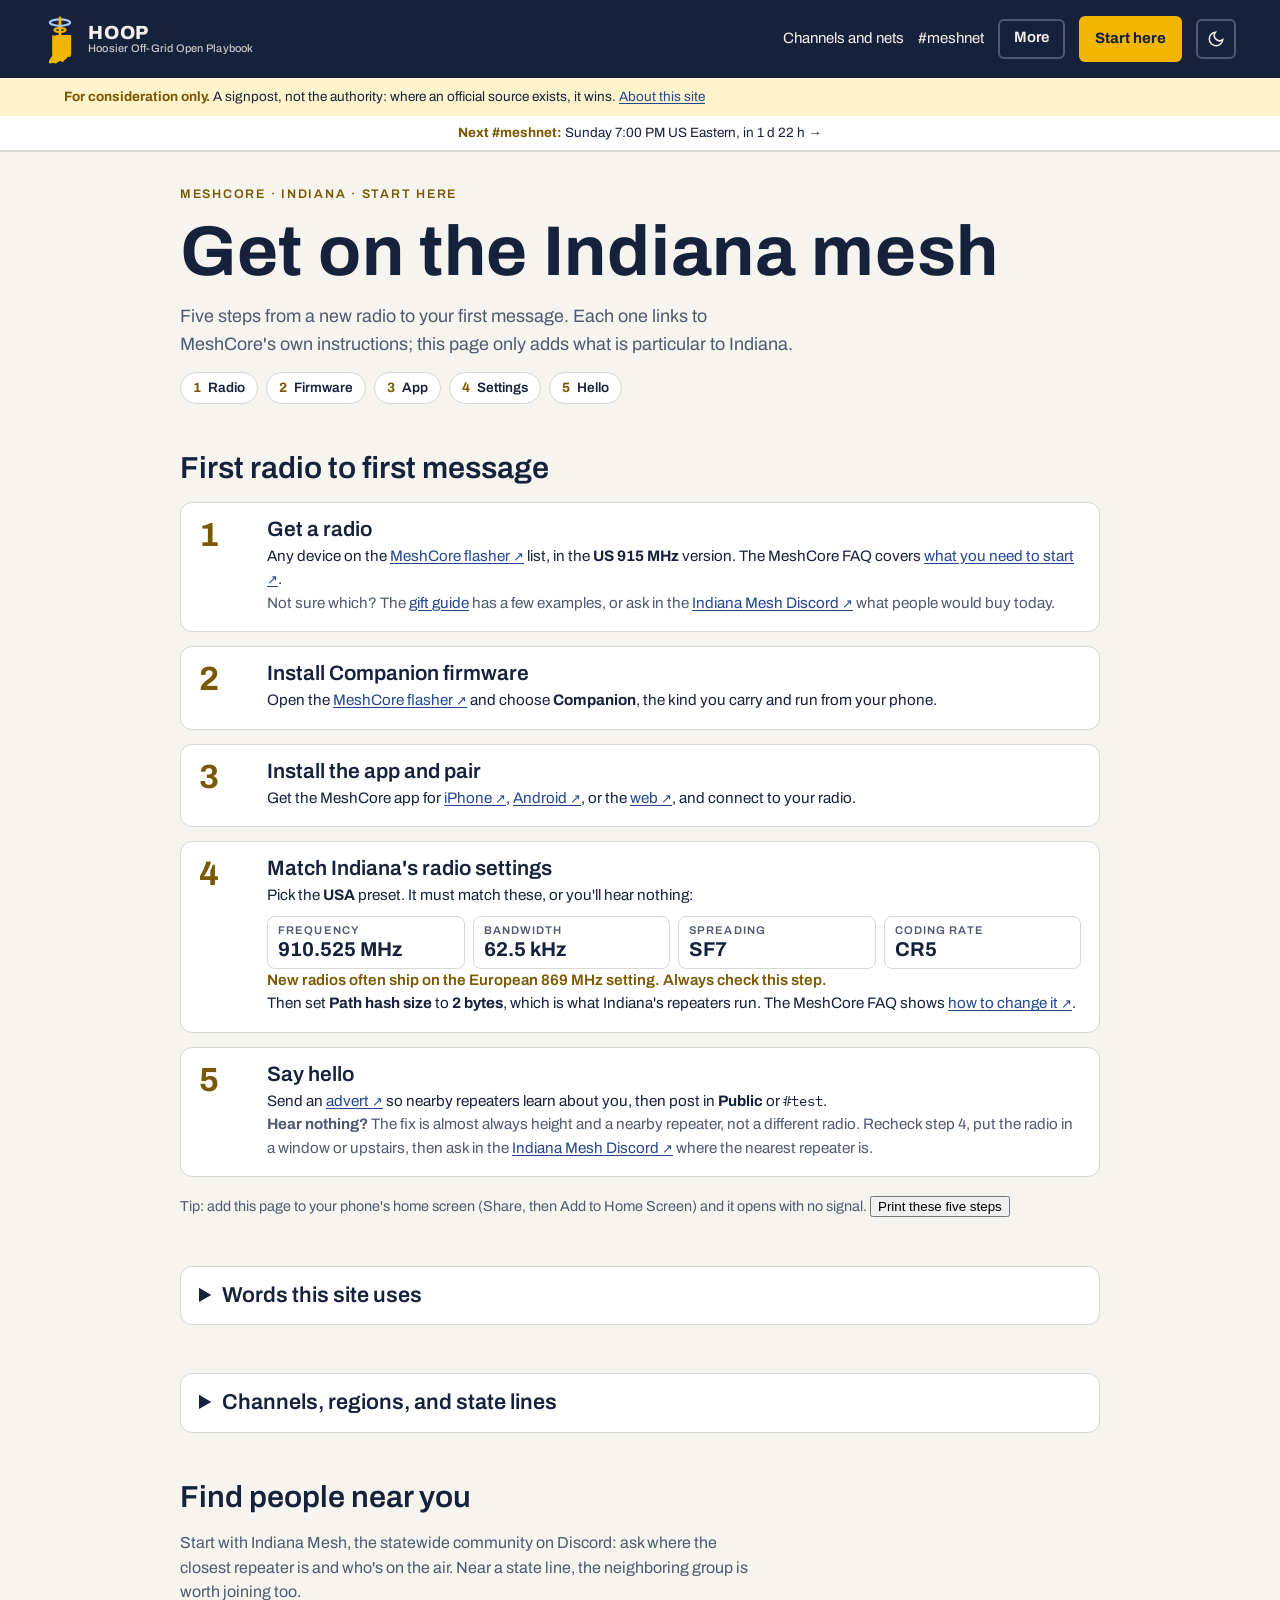
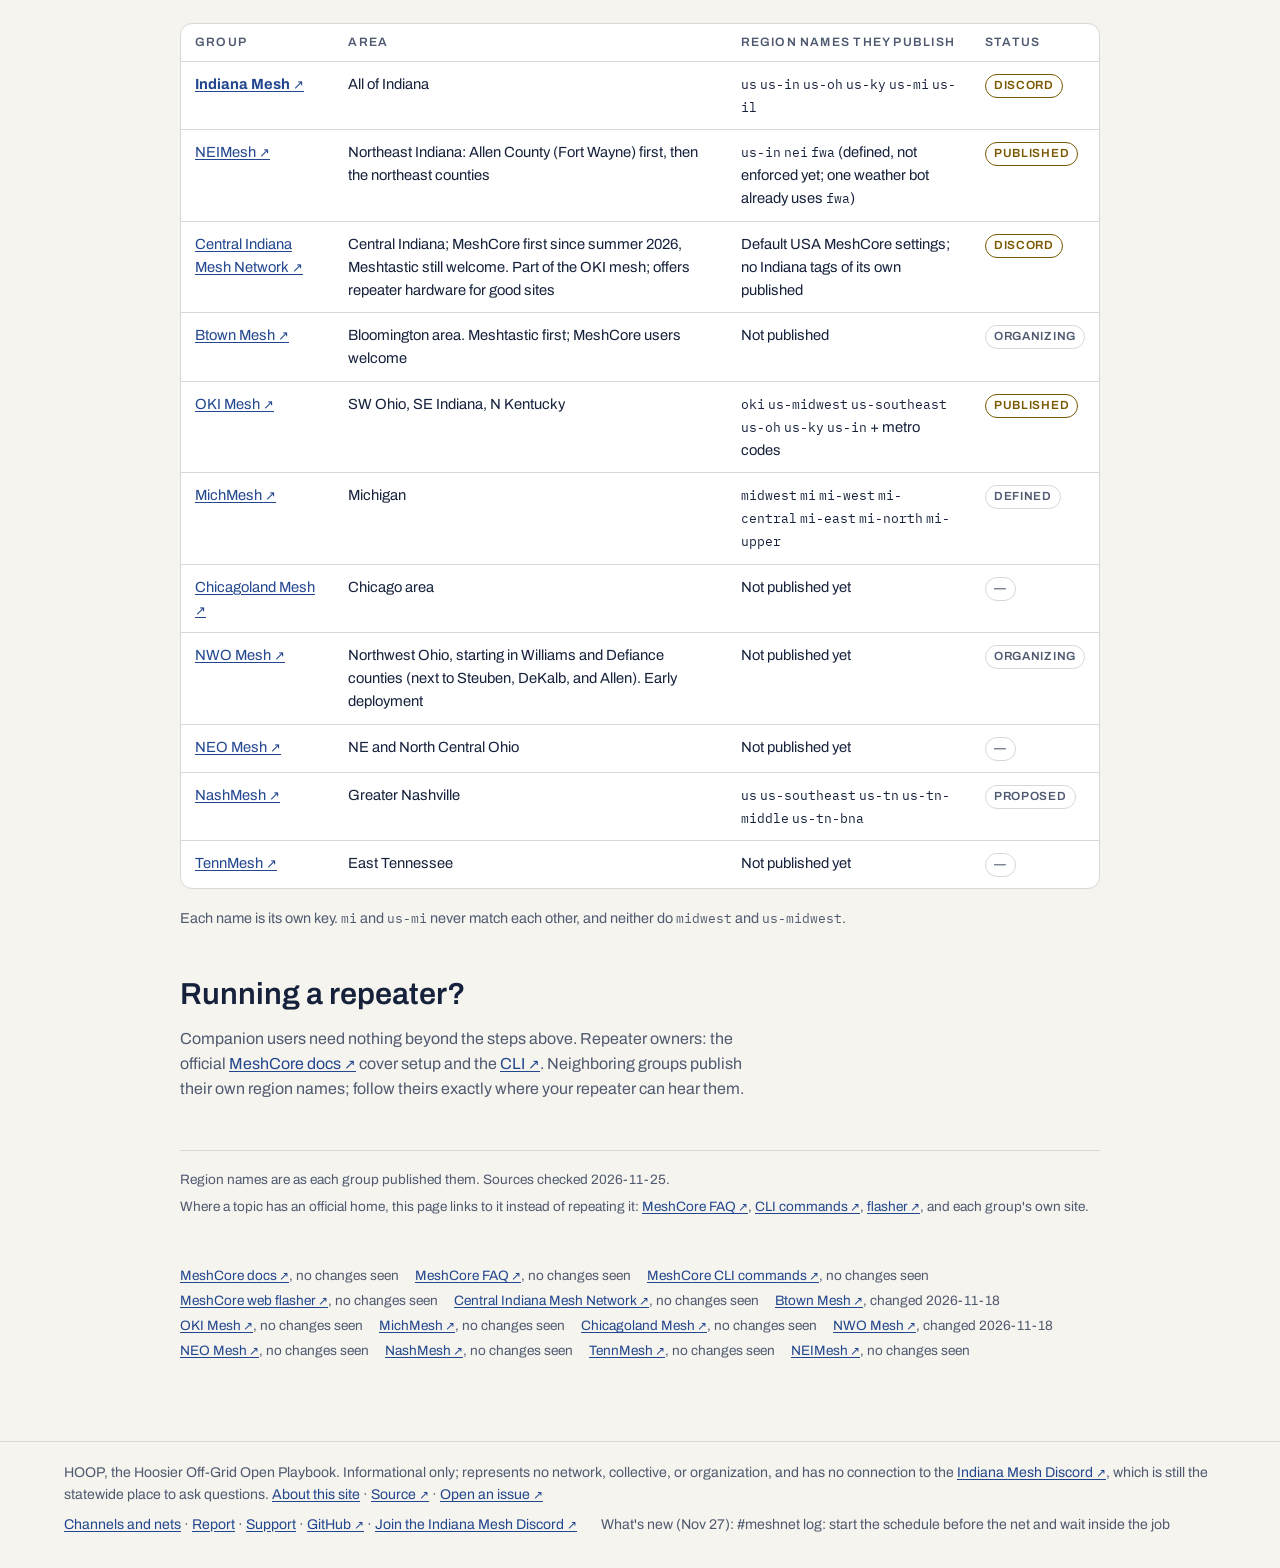
<file: meshcore/index.html>
<!doctype html>
<html lang="en">
<head>
<meta charset="utf-8">
<script src="../assets/theme.js?v=20261111t"></script>
<meta name="viewport" content="width=device-width, initial-scale=1, viewport-fit=cover">
<meta name="description" content="New radio to first MeshCore message in Indiana in five steps: which radio, the USA preset, channels people use, and the groups near you. No license, about $30.">
<title>Get on the Indiana Mesh: MeshCore in Five Steps | HOOP</title>
<link rel="icon" href="../assets/favicon.svg?v=20261111t" type="image/svg+xml">
<meta property="og:type" content="website">
<meta property="og:site_name" content="HOOP · Hoosier Off-Grid Open Playbook">
<meta property="og:title" content="Get on the Indiana mesh: MeshCore in five steps">
<meta property="og:description" content="New radio to first MeshCore message in Indiana in five steps: which radio, the USA preset, channels people use, and the groups near you. No license, about $30.">
<meta property="og:url" content="https://mutiny19.github.io/hoop/meshcore/">
<meta property="og:image" content="https://mutiny19.github.io/hoop/assets/social.png?v=2">
<meta property="og:image:width" content="1200">
<meta property="og:image:height" content="630">
<meta name="twitter:card" content="summary_large_image">
<link rel="canonical" href="https://mutiny19.github.io/hoop/meshcore/">
<meta name="robots" content="index, follow, max-image-preview:large">
<meta name="geo.region" content="US-IN">
<meta name="geo.placename" content="Indiana">
<meta property="og:locale" content="en_US">
<meta property="og:image:alt" content="HOOP: Hoosier Off-Grid Open Playbook">
<meta name="twitter:title" content="Get on the Indiana mesh: MeshCore in five steps">
<meta name="twitter:description" content="New radio to first MeshCore message in Indiana in five steps: which radio, the USA preset, channels people use, and the groups near you. No license, about $30.">
<meta name="twitter:image" content="https://mutiny19.github.io/hoop/assets/social.png?v=2">
<meta name="twitter:image:alt" content="HOOP: Hoosier Off-Grid Open Playbook">
<script type="application/ld+json">{"@context": "https://schema.org", "@type": "HowTo", "name": "Get on the Indiana mesh with MeshCore", "description": "From a new radio to your first MeshCore message in five steps.", "totalTime": "PT1H", "estimatedCost": {"@type": "MonetaryAmount", "currency": "USD", "value": "30"}, "step": [{"@type": "HowToStep", "name": "Pick a radio", "text": "A SenseCAP T1000-E or a Heltec V3/V4."}, {"@type": "HowToStep", "name": "Flash the companion firmware", "text": "Use the official MeshCore web flasher."}, {"@type": "HowToStep", "name": "Set the USA preset and path hash size", "text": "The radio preset must match everyone else's; set path hash size to 2 bytes."}, {"@type": "HowToStep", "name": "Join the channels people use", "text": "Public is built in; add the hashtag channels for your area."}, {"@type": "HowToStep", "name": "Send a flood advert", "text": "So people and repeaters learn you are there."}], "isPartOf": {"@id": "https://mutiny19.github.io/hoop/#website"}}</script>
<link rel="manifest" href="../manifest.webmanifest">
<meta name="theme-color" content="#16223C">
<link rel="apple-touch-icon" href="../assets/icon-192.png">
<link rel="preload" href="../assets/fonts/archivo.woff2" as="font" type="font/woff2" crossorigin>
<link rel="stylesheet" href="../assets/site.css?v=20261112c">
<style>
/* Page styles. Tokens, header and footer come from ../assets/site.css.
   Layout: newcomer steps first, then 'hear everything', then the repeater-owner tile map, setup, rules, in-depth, neighbors. */
:root { --shield: var(--fg); --shield-fg: var(--bg); }
body { background: var(--bg); color: var(--fg); font: 400 16px/1.55 var(--body); }
.wrap { max-width: 960px; margin: 0 auto; padding-inline: 20px; padding-block: 36px 56px; display: grid; gap: 48px; }
a { color: var(--link); text-underline-offset: 2px; }
a:focus-visible, button:focus-visible { outline: 2px solid var(--signal); outline-offset: 2px; }
h1, h2, h3 { font-family: var(--display); text-wrap: balance; margin: 0; line-height: 1.05; }
h1 { font-size: clamp(2.6rem, 7vw, 4.4rem); font-weight: 700; letter-spacing: .01em; }
h2 { font-size: 1.9rem; font-weight: 600; }
h3 { font-size: 1.35rem; font-weight: 600; }
p { margin: 0; }
.eyebrow { font: 600 .78rem/1 var(--body); letter-spacing: .14em; text-transform: uppercase; color: var(--signal); }
.lead { font-size: 1.12rem; color: var(--muted); max-width: 62ch; }
.wrap > header { display: grid; gap: 14px; }
.site-nav .go { background: #F2B500; color: #16223C; font-weight: 700; padding: 11px 16px; border-radius: 6px; }

/* route-marker style region tags */
.tag { display: inline-flex; align-items: center; font: 700 1.05rem/1 var(--display); letter-spacing: .04em;
  background: var(--shield); color: var(--shield-fg); padding: 6px 10px 5px; border-radius: 6px 6px 12px 12px; white-space: nowrap; }
.tag.big { font-size: 2.2rem; padding: 10px 16px 8px; border-radius: 8px 8px 18px 18px; }
.tag.alt { background: transparent; color: var(--fg); box-shadow: inset 0 0 0 2px var(--line); }
.tag.oki { background: var(--signal); color: var(--panel); }

/* the map */
.frame { border: 2px dashed var(--line); border-radius: 18px; padding: 18px; display: grid; gap: 14px; }
.frame-head { display: flex; flex-wrap: wrap; align-items: center; gap: 10px 14px; }
.frame-head p { color: var(--muted); font-size: .95rem; min-width: 0; flex: 1 1 280px; }
.map { display: grid; gap: 12px; grid-template-columns: 1fr 1.25fr 1fr;
  grid-template-areas: ". mi ." "il in oh" "tn ky oki"; }
.cell { background: var(--panel); border: 1px solid var(--line); border-radius: 12px; padding: 16px; display: grid; gap: 10px; align-content: start; min-width: 0; }
.cell .top { display: flex; align-items: center; justify-content: space-between; gap: 10px; flex-wrap: wrap; }
.state { font: 600 .8rem/1 var(--body); letter-spacing: .12em; text-transform: uppercase; color: var(--muted); }
.cell p { font-size: .92rem; color: var(--muted); }
.cell ul { margin: 0; padding: 0; list-style: none; display: grid; gap: 8px; font-size: .92rem; }
.cell li { display: grid; gap: 2px; }
.cell li strong { font-weight: 600; color: var(--fg); }
.uses { font-family: var(--mono); font-size: .82rem; color: var(--fg); overflow-wrap: anywhere; }
.in { grid-area: in; background: var(--signal-soft); border: 2px solid var(--signal); padding: 20px; gap: 14px; }
.in .tags { display: flex; flex-wrap: wrap; gap: 8px; }
.in .count { font-size: .9rem; color: var(--fg); font-variant-numeric: tabular-nums; }
.mi { grid-area: mi; } .il { grid-area: il; } .oh { grid-area: oh; } .ky { grid-area: ky; } .tn { grid-area: tn; } .oki { grid-area: oki; }
.cell.oki { border: 2px solid var(--signal); }
.cell.tn { border-style: dashed; }

/* setup */
section { display: grid; gap: 18px; }
.setup { display: grid; grid-template-columns: 1.3fr 1fr; gap: 16px; }
.panel { background: var(--panel); border: 1px solid var(--line); border-radius: 12px; padding: 18px; display: grid; gap: 12px; min-width: 0; align-content: start; }
.panel .head { display: flex; justify-content: space-between; align-items: center; gap: 10px; flex-wrap: wrap; }
.note { font-size: .9rem; color: var(--muted); }
pre { margin: 0; background: var(--code-bg); color: var(--code-fg); font: 400 .9rem/1.6 var(--mono); padding: 14px 16px; border-radius: 8px; overflow-x: auto; }
button.copy { font: 600 .82rem/1 var(--body); background: transparent; color: var(--link); border: 1px solid var(--link); border-radius: 999px; padding: 7px 12px; cursor: pointer; }
button.copy:hover { background: var(--link); color: var(--panel); }
.steps { margin: 0; padding-left: 1.2em; display: grid; gap: 6px; font-size: .95rem; }
.steps code, .rules code, td code { font-family: var(--mono); font-size: .88em; }

/* rules */
.rules { display: grid; grid-template-columns: repeat(2, minmax(0, 1fr)); gap: 16px; }
.rules ul { margin: 0; padding: 0; list-style: none; display: grid; gap: 10px; }
.rules li { padding-left: 26px; position: relative; font-size: .95rem; }
.rules li::before { position: absolute; left: 0; top: 0; font-weight: 700; font-family: var(--body); }
.do li::before { content: "✓"; color: var(--link); }
.dont li::before { content: "✕"; color: var(--signal); }

/* neighbors table */
.tablewrap { overflow-x: auto; border: 1px solid var(--line); border-radius: 12px; background: var(--panel); }
table { border-collapse: collapse; width: 100%; min-width: 680px; font-size: .92rem; }
th, td { text-align: left; padding: 11px 14px; border-bottom: 1px solid var(--line); vertical-align: top; }
th { font: 600 .76rem/1.2 var(--body); letter-spacing: .1em; text-transform: uppercase; color: var(--muted); }
tr:last-child td { border-bottom: 0; }
.status { display: inline-block; font: 600 .74rem/1 var(--body); letter-spacing: .06em; text-transform: uppercase; padding: 5px 8px; border-radius: 999px; border: 1px solid var(--line); color: var(--muted); white-space: nowrap; }
.status.live { border-color: var(--signal); color: var(--signal); }
.start { display: grid; gap: 14px; counter-reset: step; }
.step { display: grid; grid-template-columns: 54px minmax(0, 1fr); gap: 14px; background: var(--panel); border: 1px solid var(--line); border-radius: 12px; padding: 16px 18px; }
.step::before { counter-increment: step; content: counter(step); font: 700 2.1rem/1 var(--display); color: var(--signal); }
.step h3 { font-size: 1.3rem; margin-bottom: 4px; }
.step p, .step li { font-size: .95rem; }
.step ul { margin: 6px 0 0; padding-left: 1.1em; display: grid; gap: 4px; }
.radio { display: grid; grid-template-columns: repeat(4, minmax(0, 1fr)); gap: 8px; margin-top: 8px; }
.radio div { border: 1px solid var(--line); border-radius: 8px; padding: 8px 10px; display: grid; gap: 2px; }
.radio span { font: 600 .7rem/1 var(--body); letter-spacing: .1em; text-transform: uppercase; color: var(--muted); }
.radio b { font: 700 1.25rem/1.1 var(--display); font-variant-numeric: tabular-nums; }
.warn { color: var(--signal); font-weight: 600; }
.srcs[hidden] { display: none; }
.srcs { margin: 0; padding: 0; list-style: none; display: flex; flex-wrap: wrap; gap: 4px 16px; font-size: .85rem; color: var(--muted); }
.hear { display: grid; grid-template-columns: repeat(3, minmax(0, 1fr)); gap: 12px; }
.hear .panel p { font-size: .93rem; color: var(--muted); }
.owner-intro { color: var(--muted); max-width: 64ch; }
details.depth { background: var(--panel); border: 1px solid var(--line); border-radius: 12px; padding: 4px 18px; }
details.depth summary { cursor: pointer; font: 600 1.35rem/1 var(--display); padding: 14px 0; }
details.depth[open] { padding-bottom: 18px; }
.depth-list { margin: 0; padding: 0; list-style: none; display: grid; gap: 12px; }
.depth-list li { display: grid; gap: 3px; border-top: 1px solid var(--line); padding-top: 12px; font-size: .94rem; }
.depth-list li strong { font-weight: 600; }
.depth-list .eg { font-family: var(--mono); font-size: .82rem; color: var(--muted); overflow-wrap: anywhere; }
.ok { color: var(--link); font-weight: 600; } .no { color: var(--signal); font-weight: 600; }
.border-box { display: grid; grid-template-columns: minmax(0, 1.1fr) minmax(0, 1fr); gap: 16px; align-items: start; }
.border-box .panel p, .border-box .panel li { font-size: .94rem; }
.border-box ul { margin: 0; padding-left: 1.1em; display: grid; gap: 6px; }
.addons { width: 100%; min-width: 0; }
.addons td, .addons th { padding: 9px 10px; }
@media print { .wrap > section:not(#start), .wrap > details, .wrap > footer, .progress { display: none !important; } .step { break-inside: avoid; } }
.progress { display: flex; flex-wrap: wrap; gap: 8px; }
.progress a { font: 600 .85rem/1 var(--body); padding: 8px 12px; border-radius: 999px; border: 1px solid var(--line); background: var(--panel); color: var(--fg); text-decoration: none; }
.progress a b { color: var(--signal); margin-right: 4px; }
.progress a:hover { border-color: var(--link); }
.step { scroll-margin-top: 16px; }
.step .alt { color: var(--muted); margin-top: 6px; }
.flow { display: grid; grid-template-columns: repeat(4, minmax(0, 1fr)); gap: 12px; }
.flow .panel h3 { font-size: 1.2rem; }
.flow .panel p { font-size: .93rem; color: var(--muted); }
.flow .k { font: 600 .74rem/1 var(--body); letter-spacing: .12em; text-transform: uppercase; color: var(--signal); }
.wrap > footer { font-size: .85rem; color: var(--muted); display: grid; gap: 6px; border-top: 1px solid var(--line); padding-top: 18px; }

@media (max-width: 900px) { .flow { grid-template-columns: repeat(2, minmax(0, 1fr)); } }
@media (max-width: 760px) {
  .map { grid-template-columns: 1fr; grid-template-areas: "in" "mi" "il" "oh" "ky" "oki" "tn"; }
  .setup, .rules { grid-template-columns: 1fr; }
  .flow, .hear, .border-box { grid-template-columns: 1fr; }
  .radio { grid-template-columns: repeat(2, minmax(0, 1fr)); }
}
@media (prefers-reduced-motion: no-preference) { button.copy { transition: background .15s, color .15s; } }
</style>
</head>
<body>
<header class="site-head"><div class="bar">
  <a class="brand" href="../"><img class="brand-mark" src="../assets/mark.svg?v=20261111t" alt="" width="32" height="50"><img class="brand-mark-sm" src="../assets/favicon.svg?v=20261111t" alt="" width="34" height="34"><span class="brand-text">HOOP<small>Hoosier Off-Grid Open Playbook</small></span></a>
  <nav class="site-nav" aria-label="Site">
    <button type="button" class="nav-menu" id="navMenu" aria-expanded="false" aria-controls="navMore"><span class="l-more">More</span><span class="l-menu">Menu</span></button>
    <span class="nav-more" id="navMore">
      <a class="main" href="../channels/">Channels and nets</a>
      <a class="main" href="../meshnet/">#meshnet</a>
      <a href="../#map">Map</a>
      <a href="../live/">Live</a>
      <a href="../#protocols">Settings</a>
      <a href="../projects/">Projects</a>
      <a href="../emergency/">For agencies</a>
    </span>
    <a class="go" href="./" aria-current="page">Start here</a>
    <button type="button" class="theme-toggle" id="themeBtn" aria-label="Switch to light mode" title="Switch to light mode"><svg class="i-sun" width="18" height="18" viewBox="0 0 24 24" fill="none" stroke="currentColor" stroke-width="2" aria-hidden="true"><circle cx="12" cy="12" r="4"/><path d="M12 2v2M12 20v2M4.9 4.9l1.4 1.4M17.7 17.7l1.4 1.4M2 12h2M20 12h2M4.9 19.1l1.4-1.4M17.7 6.3l1.4-1.4"/></svg><svg class="i-moon" width="18" height="18" viewBox="0 0 24 24" fill="none" stroke="currentColor" stroke-width="2" aria-hidden="true"><path d="M21 12.8A9 9 0 1 1 11.2 3a7 7 0 0 0 9.8 9.8z"/></svg></button>
  </nav>
</div></header>
<div class="site-notice" role="region" aria-label="Notice"><div class="bar"><b>For consideration only.</b> A signpost, not the authority: where an official source exists, it wins. <a href="../#about">About this site</a></div></div>


<main class="wrap">
  <header>
    <span class="eyebrow">MeshCore · Indiana · Start here</span>
    <h1>Get on the Indiana mesh</h1>
    <p class="lead">Five steps from a new radio to your first message. Each one links to MeshCore's own instructions; this page only adds what is particular to Indiana.</p>
    <nav class="progress" aria-label="The five steps"><a href="#s1"><b>1</b> Radio</a><a href="#s2"><b>2</b> Firmware</a><a href="#s3"><b>3</b> App</a><a href="#s4"><b>4</b> Settings</a><a href="#s5"><b>5</b> Hello</a></nav>
  </header>

  <section id="start" aria-labelledby="start-h">
    <h2 id="start-h">First radio to first message</h2>
    <div class="start">
      <div class="step" id="s1"><div>
        <h3>Get a radio</h3>
        <p>Any device on the <a href="https://flasher.meshcore.io/" target="_blank" rel="noopener">MeshCore flasher</a> list, in the <strong>US 915 MHz</strong> version. The MeshCore FAQ covers <a href="https://docs.meshcore.io/faq/#12-q-what-do-you-need-to-start-using-meshcore" target="_blank" rel="noopener">what you need to start</a>.</p>
        <p class="note">Not sure which? The <a href="../gifts/">gift guide</a> has a few examples, or ask in the <a href="https://discord.gg/2uwyceSF37" target="_blank" rel="noopener">Indiana Mesh Discord</a> what people would buy today.</p>
      </div></div>
      <div class="step" id="s2"><div>
        <h3>Install Companion firmware</h3>
        <p>Open the <a href="https://flasher.meshcore.io/" target="_blank" rel="noopener">MeshCore flasher</a> and choose <strong>Companion</strong>, the kind you carry and run from your phone.</p>
      </div></div>
      <div class="step" id="s3"><div>
        <h3>Install the app and pair</h3>
        <p>Get the MeshCore app for <a href="https://apps.apple.com/nz/app/meshcore/id6742354151" target="_blank" rel="noopener">iPhone</a>, <a href="https://play.google.com/store/apps/details?id=com.liamcottle.meshcore.android" target="_blank" rel="noopener">Android</a>, or the <a href="https://app.meshcore.nz/" target="_blank" rel="noopener">web</a>, and connect to your radio.</p>
      </div></div>
      <div class="step" id="s4"><div>
        <h3>Match Indiana's radio settings</h3>
        <p>Pick the <strong id="pn">USA</strong> preset. It must match these, or you'll hear nothing:</p>
        <div class="radio">
          <div><span>Frequency</span><b id="pf">910.525 MHz</b></div>
          <div><span>Bandwidth</span><b id="pb">62.5 kHz</b></div>
          <div><span>Spreading</span><b id="ps">SF7</b></div>
          <div><span>Coding rate</span><b id="pc">CR5</b></div>
        </div>
        <p class="warn">New radios often ship on the European 869 MHz setting. Always check this step.</p>
        <p>Then set <strong>Path hash size</strong> to <strong id="ph">2 bytes</strong>, which is what Indiana's repeaters run. The MeshCore FAQ shows <a href="https://docs.meshcore.io/faq/#393-q-how-do-i-change-my-companions-path-hash-size" target="_blank" rel="noopener">how to change it</a>.</p>
      </div></div>
      <div class="step" id="s5"><div>
        <h3>Say hello</h3>
        <p>Send an <a href="https://docs.meshcore.io/faq/#24-q-what-is-an-advert-in-meshcore" target="_blank" rel="noopener">advert</a> so nearby repeaters learn about you, then post in <strong>Public</strong> or <code>#test</code>.</p>
        <p class="note"><strong>Hear nothing?</strong> The fix is almost always height and a nearby repeater, not a different radio. Recheck step 4, put the radio in a window or upstairs, then ask in the <a href="https://discord.gg/2uwyceSF37" target="_blank" rel="noopener">Indiana Mesh Discord</a> where the nearest repeater is.</p>
      </div></div>
    </div>
    <p class="note">Tip: add this page to your phone's home screen (Share, then Add to Home Screen) and it opens with no signal. <button type="button" class="btn ghost noprint" id="printStart">Print these five steps</button></p>
  </section>

  <details class="depth" id="glossary">
<summary>Words this site uses</summary>
<ul class="depth-list">
<li><strong>Companion</strong><span>A radio you carry and control from your phone.</span></li>
<li><strong>Repeater</strong><span>A fixed radio, usually on a roof or tower, that relays everyone's messages. Volunteers run them.</span></li>
<li><strong>Observer</strong><span>A radio connected to the internet that uploads what it hears, so the live maps show real activity.</span></li>
<li><strong>Region / scope</strong><span>Optional tags repeater owners set so some traffic stays local. Rare in Indiana; ask your local group before setting one.</span></li>
</ul>
<p class="note">Everything else is in the <a href="https://docs.meshcore.io/faq/" target="_blank" rel="noopener">MeshCore FAQ</a>.</p>
</details>
<details class="depth" id="hear">
<summary>Channels, regions, and state lines</summary>
<ul class="depth-list">
<li><strong>Channels</strong><span>The channels Indiana uses are in the <a href="../#protocols">MeshCore settings on the home page</a>; tap one to copy its name.</span></li>
<li><strong>Regions</strong><span>Most people here leave region and scope unset. If the people near you use them, match theirs.</span></li>
<li><strong>Near a state line?</strong><span>Nothing extra to set: Ohio, Kentucky, Michigan, and Illinois use the same radio settings, so you hear repeaters on both sides. Join the group on the other side too.</span></li>
</ul>
</details>

  <section aria-labelledby="nb-h">
    <h2 id="nb-h">Find people near you</h2>
    <p class="owner-intro">Start with Indiana Mesh, the statewide community on Discord: ask where the closest repeater is and who's on the air. Near a state line, the neighboring group is worth joining too.</p>
    <div class="tablewrap">
      <table>
        <thead><tr><th>Group</th><th>Area</th><th>Region names they publish</th><th>Status</th></tr></thead>
        <tbody>
          <tr><td><a href="https://discord.gg/2uwyceSF37" target="_blank" rel="noopener"><b>Indiana Mesh</b></a></td><td>All of Indiana</td><td><code>us</code> <code>us-in</code> <code>us-oh</code> <code>us-ky</code> <code>us-mi</code> <code>us-il</code></td><td><span class="status live">Discord</span></td></tr>
          <tr><td><a href="https://neimesh.net" target="_blank" rel="noopener">NEIMesh</a></td><td>Northeast Indiana: Allen County (Fort Wayne) first, then the northeast counties</td><td><code>us-in</code> <code>nei</code> <code>fwa</code> (defined, not enforced yet; one weather bot already uses <code>fwa</code>)</td><td><span class="status live">Published</span></td></tr>
          <tr><td><a href="https://www.cimesh.net" target="_blank" rel="noopener">Central Indiana Mesh Network</a></td><td>Central Indiana; MeshCore first since summer 2026, Meshtastic still welcome. Part of the OKI mesh; offers repeater hardware for good sites</td><td>Default USA MeshCore settings; no Indiana tags of its own published</td><td><span class="status live">Discord</span></td></tr>
          <tr><td><a href="https://btownmesh.org" target="_blank" rel="noopener">Btown Mesh</a></td><td>Bloomington area. Meshtastic first; MeshCore users welcome</td><td>Not published</td><td><span class="status">Organizing</span></td></tr>
          <tr><td><a href="https://okimesh.org" target="_blank" rel="noopener">OKI Mesh</a></td><td>SW Ohio, SE Indiana, N Kentucky</td><td><code>oki</code> <code>us-midwest</code> <code>us-southeast</code> <code>us-oh</code> <code>us-ky</code> <code>us-in</code> + metro codes</td><td><span class="status live">Published</span></td></tr>
          <tr><td><a href="https://michmesh.com" target="_blank" rel="noopener">MichMesh</a></td><td>Michigan</td><td><code>midwest</code> <code>mi</code> <code>mi-west</code> <code>mi-central</code> <code>mi-east</code> <code>mi-north</code> <code>mi-upper</code></td><td><span class="status">Defined</span></td></tr>
          <tr><td><a href="https://chicagolandmesh.org" target="_blank" rel="noopener">Chicagoland Mesh</a></td><td>Chicago area</td><td>Not published yet</td><td><span class="status">—</span></td></tr>
          <tr><td><a href="https://nwomesh.com" target="_blank" rel="noopener">NWO Mesh</a></td><td>Northwest Ohio, starting in Williams and Defiance counties (next to Steuben, DeKalb, and Allen). Early deployment</td><td>Not published yet</td><td><span class="status">Organizing</span></td></tr>
          <tr><td><a href="https://neome.sh" target="_blank" rel="noopener">NEO Mesh</a></td><td>NE and North Central Ohio</td><td>Not published yet</td><td><span class="status">—</span></td></tr>
          <tr><td><a href="https://nashme.sh" target="_blank" rel="noopener">NashMesh</a></td><td>Greater Nashville</td><td><code>us</code> <code>us-southeast</code> <code>us-tn</code> <code>us-tn-middle</code> <code>us-tn-bna</code></td><td><span class="status">Proposed</span></td></tr>
          <tr><td><a href="https://tennmesh.carrd.co" target="_blank" rel="noopener">TennMesh</a></td><td>East Tennessee</td><td>Not published yet</td><td><span class="status">—</span></td></tr>
        </tbody>
      </table>
    </div>
    <p class="note">Each name is its own key. <code>mi</code> and <code>us-mi</code> never match each other, and neither do <code>midwest</code> and <code>us-midwest</code>.</p>
  </section>

  <section aria-labelledby="owner-h">
    <h2 id="owner-h">Running a repeater?</h2>
    <p class="owner-intro">Companion users need nothing beyond the steps above. Repeater owners: the official <a href="https://docs.meshcore.io/" target="_blank" rel="noopener">MeshCore docs</a> cover setup and the <a href="https://docs.meshcore.io/cli_commands/" target="_blank" rel="noopener">CLI</a>. Neighboring groups publish their own region names; follow theirs exactly where your repeater can hear them.</p>
  </section>

  <footer>
    <span>Region names are as each group published them. <span id="srcLine">Each source below is checked weekly.</span></span>
    <span>Where a topic has an official home, this page links to it instead of repeating it: <a href="https://docs.meshcore.io/faq/" target="_blank" rel="noopener">MeshCore FAQ</a>, <a href="https://docs.meshcore.io/cli_commands/" target="_blank" rel="noopener">CLI commands</a>, <a href="https://flasher.meshcore.io/" target="_blank" rel="noopener">flasher</a>, and each group's own site.</span>
  </footer>
  <ul class="srcs" id="srcList" aria-label="Sources this page relies on"></ul>
</main>

<footer class="site-foot"><div class="bar">
  <span>HOOP, the Hoosier Off-Grid Open Playbook. Informational only; represents no network, collective, or organization, and has no connection to the <a href="https://discord.gg/2uwyceSF37" target="_blank" rel="noopener">Indiana Mesh Discord</a>, which is still the statewide place to ask questions. <a href="../#about">About this site</a> · <a href="https://github.com/mutiny19/hoop" target="_blank" rel="noopener">Source</a> · <a href="https://github.com/mutiny19/hoop/issues/new/choose" target="_blank" rel="noopener">Open an issue</a></span>
<span class="foot-links"><a href="../channels/">Channels and nets</a> · <a href="../#report">Report</a> · <a href="../#support">Support</a> · <a href="https://github.com/mutiny19/hoop" target="_blank" rel="noopener">GitHub</a> · <a href="https://discord.gg/2uwyceSF37" target="_blank" rel="noopener">Join the Indiana Mesh Discord</a></span>
</div></footer>
<script>
/* Radio values are read live from MeshCore's official preset list (the same one the app shows). */
fetch("https://api.meshcore.nz/api/v1/config").then(function (r) { return r.json(); }).then(function (c) {
var d = (c.config && c.config.suggested_radio_settings && c.config.suggested_radio_settings.entries || []).filter(function (x) { return x.title === "USA"; })[0];
  if (!d || !d.frequency) return;
  document.getElementById("pn").textContent = d.title;
  document.getElementById("pf").textContent = d.frequency + " MHz";
  document.getElementById("pb").textContent = d.bandwidth + " kHz";
  document.getElementById("ps").textContent = "SF" + d.spreading_factor;
  document.getElementById("pc").textContent = "CR" + d.coding_rate;
}).catch(function () {});
</script>
<script>document.getElementById("printStart").addEventListener("click",function(){window.print()});</script>
<script src="../assets/site.js?v=20261112c"></script>
<script>
/* Each outside source this page relies on, with when it was last checked and last seen to change (data/sources.json, weekly). */
(function () {
  var ul = document.getElementById("srcList"); if (!ul) return;
  var esc = function (t) { return String(t).replace(/[&<>"]/g, function (c) { return { "&": "&amp;", "<": "&lt;", ">": "&gt;", '"': "&quot;" }[c]; }); };
  fetch("../data/sources.json").then(function (r) { return r.json(); }).then(function (d) {
    var rows = (d.sources || []).filter(function (x) { return (x.used_on || []).indexOf("meshcore/") > -1 && x.checked; });
    if (!rows.length) { ul.hidden = true; return; }
    var latest = rows.reduce(function (a, x) { return x.checked > a ? x.checked : a; }, "");
    document.getElementById("srcLine").textContent = "Sources checked " + latest + ".";
    ul.innerHTML = rows.map(function (x) {
      return '<li><a href="' + esc(x.url) + '" target="_blank" rel="noopener">' + esc(x.label) + "</a>" + (x.changed ? ", changed " + esc(x.changed) : ", no changes seen") + "</li>";
    }).join("");
  }).catch(function () { ul.hidden = true; });
})();
</script>
</body>
</html>
</file>
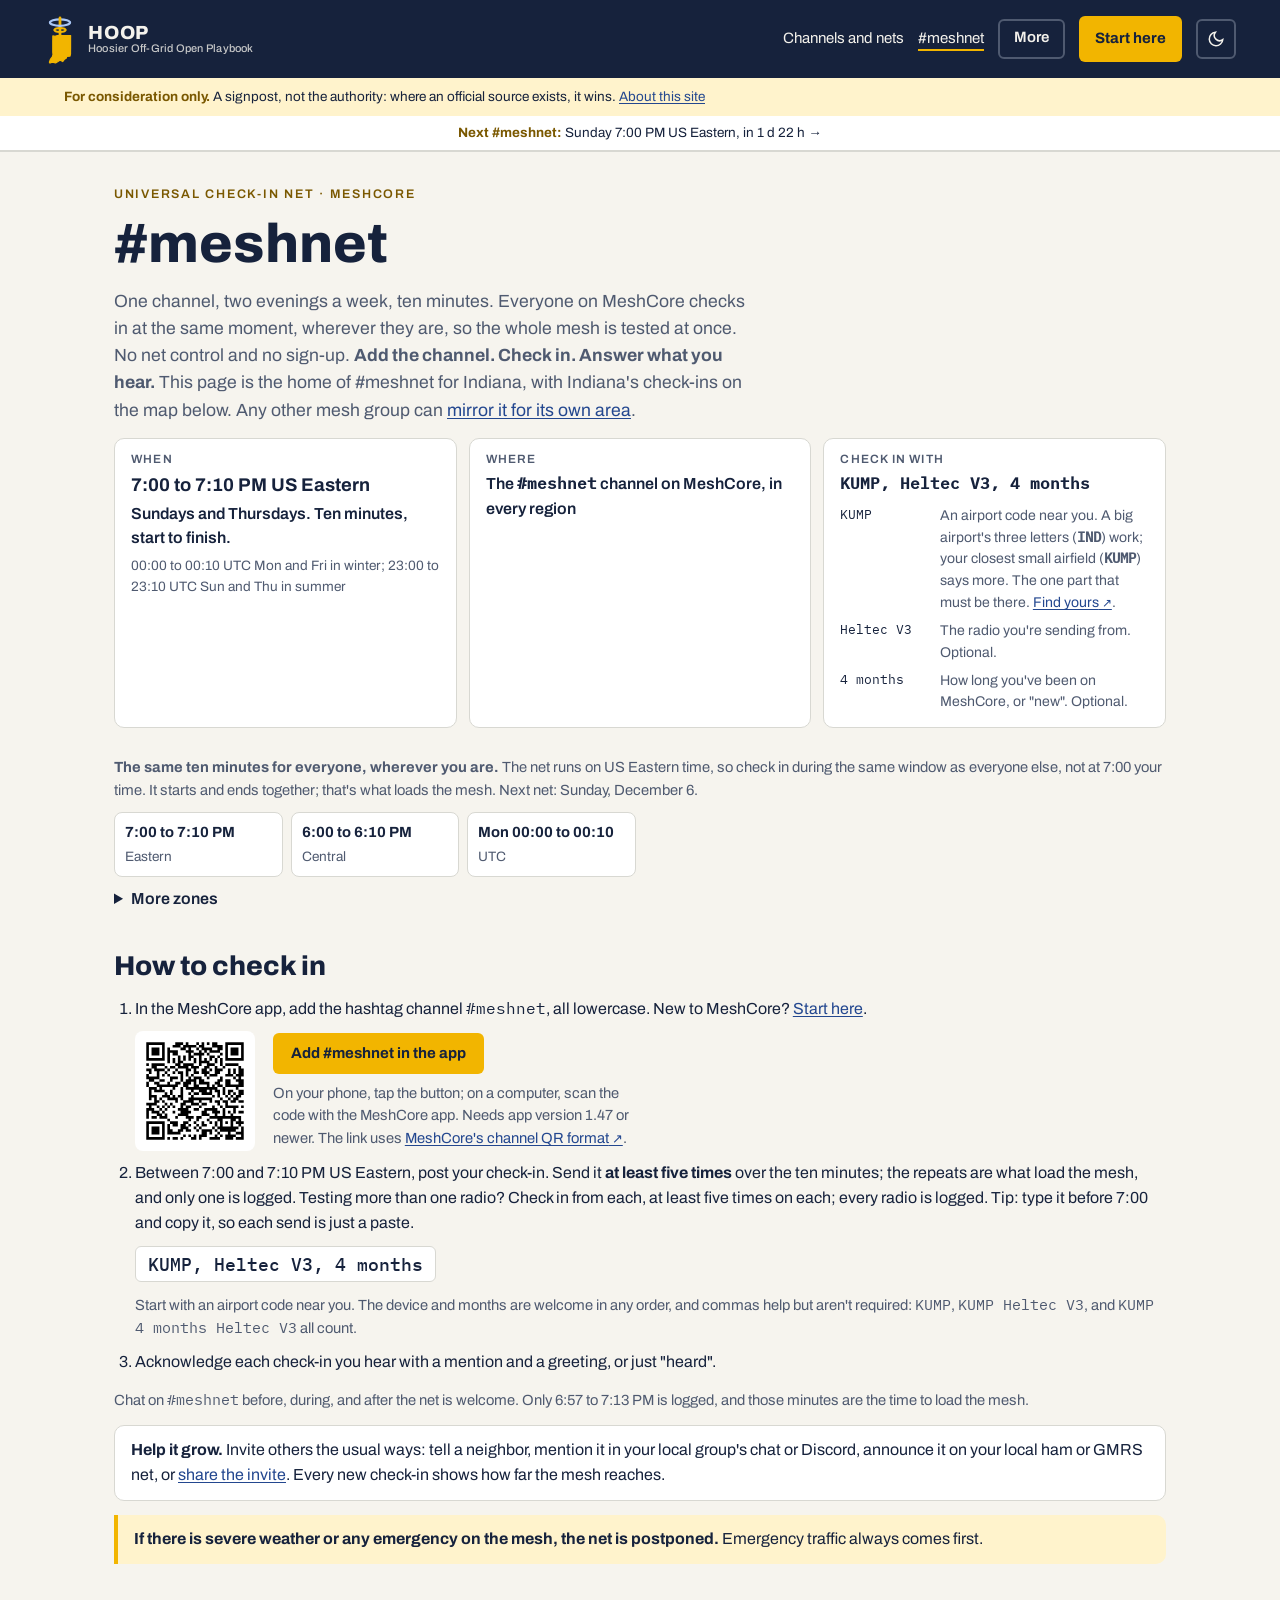
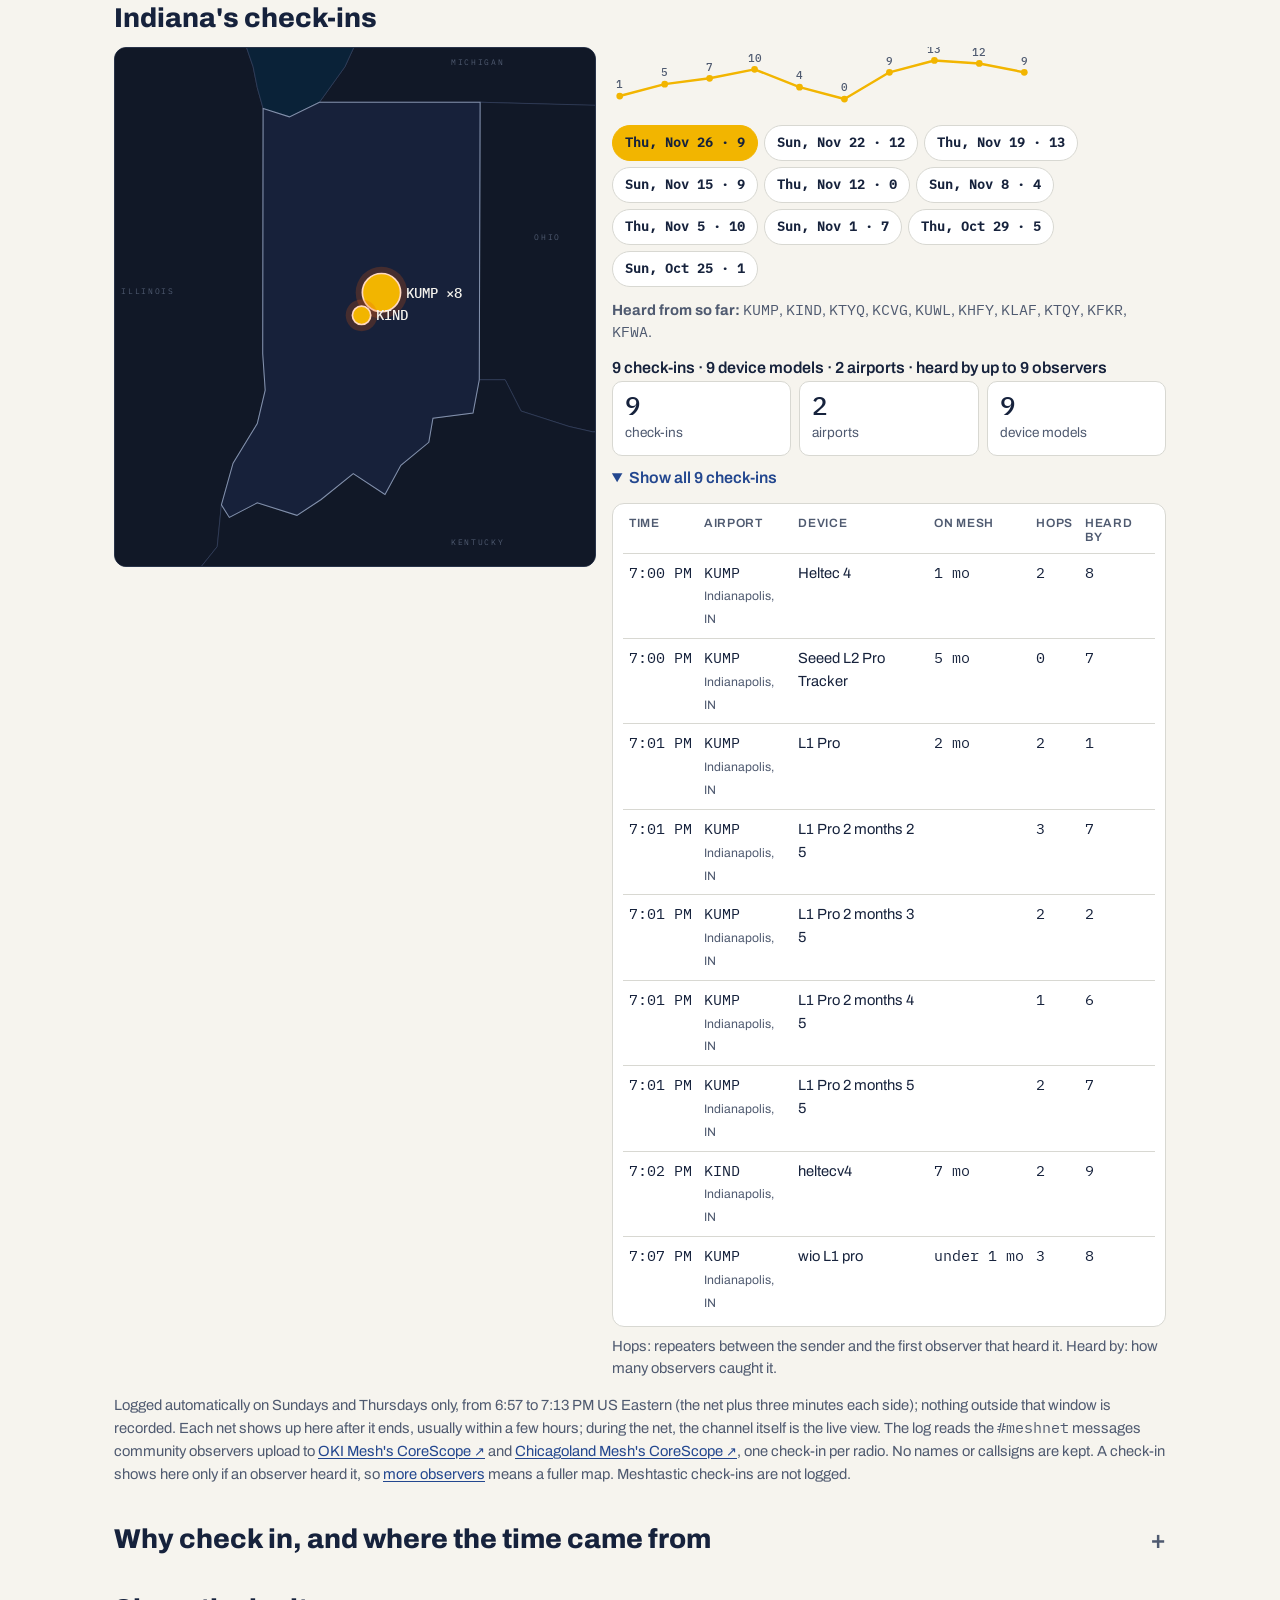
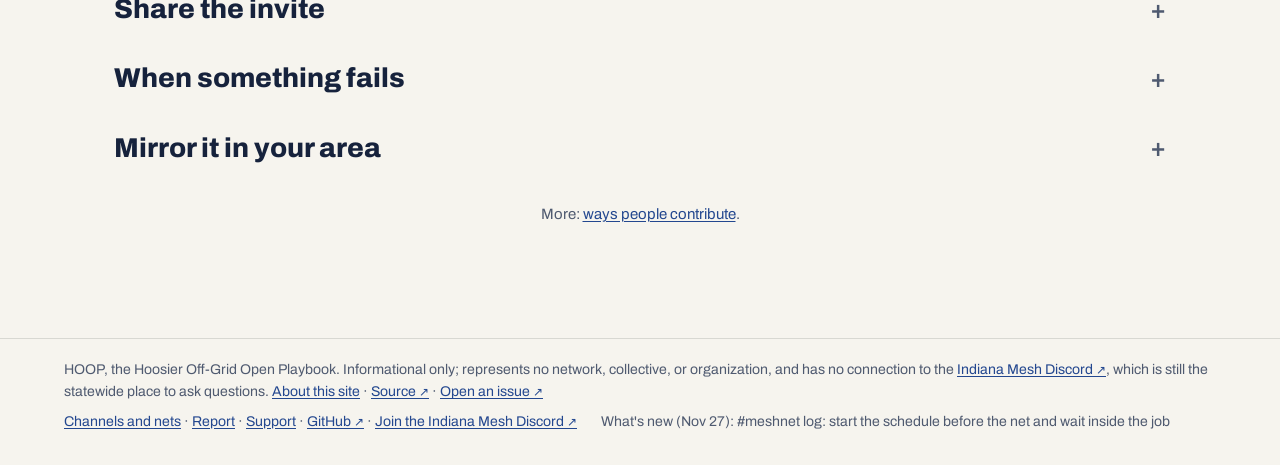
<file: meshnet/index.html>
<!doctype html>
<html lang="en">
<head>
<meta charset="utf-8">
<script src="../assets/theme.js?v=20261111t"></script>
<meta name="viewport" content="width=device-width, initial-scale=1, viewport-fit=cover">
<meta name="description" content="#meshnet: a ten-minute MeshCore check-in net open to anyone on the mesh, Sundays and Thursdays at 7:00 PM. This site logs check-ins from Indiana and its border counties on a map.">
<title>#meshnet: The Universal MeshCore Check-in Net | HOOP</title>
<link rel="icon" href="../assets/favicon.svg?v=20261111t" type="image/svg+xml">
<meta property="og:type" content="website">
<meta property="og:site_name" content="HOOP · Hoosier Off-Grid Open Playbook">
<meta property="og:title" content="#meshnet: the same check-in on every mesh, at the same time">
<meta property="og:description" content="One channel, ten minutes, Sundays and Thursdays at 7:00 PM US Eastern. Check in from anywhere, mirror it for your area, and see Indiana's check-ins on a map.">
<meta property="og:url" content="https://mutiny19.github.io/hoop/meshnet/">
<meta property="og:image" content="https://mutiny19.github.io/hoop/assets/social.png?v=2">
<meta property="og:image:width" content="1200">
<meta property="og:image:height" content="630">
<meta name="twitter:card" content="summary_large_image">
<link rel="canonical" href="https://mutiny19.github.io/hoop/meshnet/">
<meta name="robots" content="index, follow, max-image-preview:large">
<meta name="geo.region" content="US-IN">
<meta name="geo.placename" content="Indiana">
<meta property="og:locale" content="en_US">
<meta property="og:image:alt" content="HOOP: Hoosier Off-Grid Open Playbook">
<meta name="twitter:title" content="#meshnet: the same check-in on every mesh, at the same time">
<meta name="twitter:description" content="One channel, ten minutes, Sundays and Thursdays at 7:00 PM US Eastern. Check in from anywhere, mirror it for your area, and see Indiana's check-ins on a map.">
<meta name="twitter:image" content="https://mutiny19.github.io/hoop/assets/social.png?v=2">
<meta name="twitter:image:alt" content="HOOP: Hoosier Off-Grid Open Playbook">
<script type="application/ld+json">{"@context": "https://schema.org", "@type": "WebPage", "url": "https://mutiny19.github.io/hoop/meshnet/", "name": "#meshnet: the same check-in on every mesh, at the same time", "description": "A ten-minute MeshCore check-in net open to anyone on the mesh, Sundays and Thursdays at 7:00 PM, with check-ins from Indiana and its border counties on a map.", "isPartOf": {"@id": "https://mutiny19.github.io/hoop/#website"}}</script>
<link rel="manifest" href="../manifest.webmanifest">
<meta name="theme-color" content="#16223C">
<link rel="apple-touch-icon" href="../assets/icon-192.png">
<link rel="preload" href="../assets/fonts/archivo.woff2" as="font" type="font/woff2" crossorigin>
<link rel="stylesheet" href="../assets/site.css?v=20261112c">
<style>
/* #meshnet: what the net is for, how to check in, and the automatic log of each net's check-ins. */
.wrap { max-width: 1100px; margin: 0 auto; padding-inline: 24px; padding-block: 36px 48px; display: grid; grid-template-columns: minmax(0, 1fr); gap: 40px; }
h1, h2, h3 { font-family: var(--display); margin: 0; line-height: 1.08; text-wrap: balance; }
h1 { font-size: clamp(2.2rem, 5.5vw, 3.4rem); font-weight: 800; }
h2 { font-size: 1.7rem; font-weight: 800; }
p { margin: 0; }
.site-nav .go { background: var(--beacon); color: #16223C; font-weight: 700; padding: 11px 16px; border-radius: 6px; }
.eyebrow { font: 600 .78rem/1 var(--body); letter-spacing: .14em; text-transform: uppercase; color: var(--signal); }
.hero { display: grid; gap: 14px; }
.lead { font-size: 1.1rem; color: var(--muted); max-width: 64ch; }
section { display: grid; gap: 14px; }
.facts { display: grid; grid-template-columns: repeat(3, minmax(0, 1fr)); gap: 12px; }
.fact { background: var(--panel); border: 1px solid var(--line); border-radius: 10px; padding: 14px 16px; }
.fact b { display: block; font: 600 .75rem/1 var(--body); letter-spacing: .1em; text-transform: uppercase; color: var(--muted); margin-bottom: 6px; }
.fact span { font-weight: 600; }
.bits { margin: 8px 0 0; display: grid; gap: 6px; font-size: .88rem; }
.bits div { display: grid; grid-template-columns: 6.5em minmax(0, 1fr); gap: 8px; }
.bits dt { font-size: .82rem; }
.bits dd { margin: 0; color: var(--muted); }
.fact span.clock { display: block; font-size: 1.15rem; font-weight: 700; margin-bottom: 2px; }
.fact span.utc { display: block; font-weight: 400; font-size: .85rem; color: var(--muted); margin-top: 4px; }
.zones { margin-top: 14px; }
.zones ul { list-style: none; margin: 10px 0 0; padding: 0; display: grid; grid-template-columns: repeat(auto-fill, minmax(150px, 1fr)); gap: 8px; }
.zones li { background: var(--panel); border: 1px solid var(--line); border-radius: 8px; padding: 8px 10px; }
.zones li b { display: block; font-weight: 700; font-size: .92rem; font-variant-numeric: tabular-nums; }
.zones li span { font-size: .85rem; color: var(--muted); }
.fact span.you { display: block; font-weight: 600; font-size: .95rem; color: var(--signal); margin-bottom: 2px; }
.morez { margin-top: 10px; }
.morez > summary { cursor: pointer; font-weight: 600; }
.morez ul { list-style: none; margin: 10px 0 0; padding: 0; display: grid; grid-template-columns: repeat(auto-fill, minmax(150px, 1fr)); gap: 8px; }
.morez li { background: var(--panel); border: 1px solid var(--line); border-radius: 8px; padding: 8px 10px; }
.morez li b { display: block; font-weight: 700; font-size: .92rem; font-variant-numeric: tabular-nums; }
.morez li span { font-size: .85rem; color: var(--muted); }
.spark { display: block; width: 100%; max-width: 420px; height: auto; }
.spark text { font: 500 11px var(--mono); fill: var(--muted); }
.sumline { font-weight: 600; }
.zones li.you { border-color: var(--accent, #F2B500); }
.why { margin: 0; padding-left: 1.2em; display: grid; gap: 6px; font-size: 1.05rem; }
.std { display: grid; grid-template-columns: repeat(auto-fit, minmax(min(280px,100%), 1fr)); gap: 16px; }
.std > div { background: var(--panel); border: 1px solid var(--line); border-radius: 12px; padding: 14px 16px; display: grid; gap: 10px; align-content: start; min-width: 0; }
.std h3, #regions-h { font-size: 1.1rem; font-weight: 700; }
.regions { margin: 0; padding-left: 1.2em; display: grid; gap: 6px; }
.hold { background: var(--signal-soft); border-left: 4px solid var(--beacon); border-radius: 0 10px 10px 0; padding: 12px 16px; }
.steps { margin: 0; padding-left: 1.3em; display: grid; gap: 10px; }
code.ex { font: 500 1rem/1 var(--mono); background: var(--panel); border: 1px solid var(--line); border-radius: 6px; padding: 4px 8px; }
.note { font-size: .92rem; color: var(--muted); }
.addch { display: flex; flex-wrap: wrap; align-items: center; gap: 14px 18px; margin-top: 10px; }
.addch img { background: #fff; padding: 6px; border-radius: 8px; flex: none; }
.addch .note { margin-top: 8px; max-width: 46ch; }
.addch .btn { display: inline-block; font: 700 15px/1 var(--body); border-radius: 6px; padding: 13px 18px; text-decoration: none; background: var(--beacon); color: #16223C; }
.share { max-width: 420px; margin: 14px 0; }
.share figure { margin: 0; }
.share img { display: block; width: 100%; height: auto; border-radius: 8px; border: 1px solid var(--line); }
.share figcaption { font-size: .88rem; color: var(--muted); margin-top: 6px; }
button.copy { font: 600 .82rem/1 var(--body); background: transparent; color: var(--link); border: 1px solid var(--link); border-radius: 999px; padding: 7px 12px; cursor: pointer; }
button.copy:hover { background: var(--link); color: var(--panel); }
.invite { background: var(--panel); border: 1px solid var(--line); border-radius: 10px; padding: 12px 14px; }
.invite .head { display: flex; justify-content: space-between; align-items: center; gap: 12px; margin-bottom: 8px; }
.invite pre { margin: 0; white-space: pre-wrap; word-break: break-word; font: .9rem/1.45 var(--body); max-height: 22rem; overflow: auto; }
.spread { background: var(--panel); border: 1px solid var(--line); border-radius: 10px; padding: 12px 16px; }
.mono { font-family: var(--mono); }
.format { margin: 10px 0 12px; }
.format code.ex { font-size: 1.15rem; padding: 8px 12px; display: inline-block; }
.parts { margin: 0; display: grid; gap: 8px; }
.parts > div { display: grid; grid-template-columns: 9.5rem minmax(0, 1fr); gap: 12px; padding-top: 8px; border-top: 1px solid var(--line); }
.parts dt { font-weight: 700; }
.parts dd { margin: 0; color: var(--muted); }
.fixes > div { grid-template-columns: 17rem minmax(0, 1fr); }
@media (max-width: 520px) { .parts > div, .fixes > div { grid-template-columns: minmax(0, 1fr); gap: 2px; } }

/* the log: map of Indiana (navy in both themes, like the home map) beside the check-in list */
.fold > summary { cursor: pointer; font-weight: 600; color: var(--link); margin-top: 10px; }
.fold.big > summary { list-style: none; display: flex; align-items: center; justify-content: space-between; gap: 12px; color: inherit; margin: 0; }
.fold.big > summary::-webkit-details-marker { display: none; }
.fold.big > summary::after { content: "+"; font: 600 1.6rem/1 var(--body); color: var(--muted); }
.fold.big[open] > summary::after { content: "\2212"; }
.fold.big[open] > summary { margin-bottom: 12px; }
.logbox { display: grid; grid-template-columns: minmax(0, 1fr) minmax(0, 1.15fr); gap: 16px; align-items: start; }
.mapbox { background: #0D1320; border: 1px solid #283349; border-radius: 12px; overflow: hidden; }
.mapbox svg { display: block; width: 100%; height: auto; }
.side { display: grid; gap: 12px; min-width: 0; }
.nets { display: flex; flex-wrap: wrap; gap: 6px; }
.nets button { font: 600 13px/1 var(--mono); border: 1px solid var(--line); background: var(--panel); color: var(--fg); border-radius: 999px; padding: 8px 12px; min-height: 36px; cursor: pointer; }
.nets button[aria-pressed="true"] { background: var(--beacon); border-color: var(--beacon); color: #16223C; }
.tally { display: grid; grid-template-columns: repeat(3, minmax(0, 1fr)); gap: 8px; }
.tally div { background: var(--panel); border: 1px solid var(--line); border-radius: 10px; padding: 10px 12px; }
.tally b { display: block; font: 500 1.6rem/1.1 var(--mono); }
.tally span { font-size: .85rem; color: var(--muted); }
table { width: 100%; border-collapse: collapse; font-size: .92rem; }
th, td { text-align: left; padding: 8px 6px; border-top: 1px solid var(--line); vertical-align: top; }
th { font: 600 .75rem/1.2 var(--body); letter-spacing: .06em; text-transform: uppercase; color: var(--muted); border-top: 0; }
td.mono { font-family: var(--mono); white-space: nowrap; }
.tablewrap { overflow-x: auto; background: var(--panel); border: 1px solid var(--line); border-radius: 12px; padding: 4px 10px; }
.empty { background: var(--panel); border: 1px dashed var(--line); border-radius: 12px; padding: 16px; color: var(--muted); }
.wrap > *, section > *, .logbox > *, .side > * { min-width: 0; }
@media (max-width: 820px) { .logbox { grid-template-columns: minmax(0, 1fr); } .facts { grid-template-columns: minmax(0, 1fr); } }
@media (max-width: 420px) { .tally b { font-size: 1.3rem; } }
</style>
</head>
<body>
<header class="site-head"><div class="bar">
  <a class="brand" href="../"><img class="brand-mark" src="../assets/mark.svg?v=20261111t" alt="" width="32" height="50"><img class="brand-mark-sm" src="../assets/favicon.svg?v=20261111t" alt="" width="34" height="34"><span class="brand-text">HOOP<small>Hoosier Off-Grid Open Playbook</small></span></a>
  <nav class="site-nav" aria-label="Site">
    <button type="button" class="nav-menu" id="navMenu" aria-expanded="false" aria-controls="navMore"><span class="l-more">More</span><span class="l-menu">Menu</span></button>
    <span class="nav-more" id="navMore">
      <a class="main" href="../channels/">Channels and nets</a>
      <a class="main" href="./" aria-current="page">#meshnet</a>
      <a href="../#map">Map</a>
      <a href="../live/">Live</a>
      <a href="../#protocols">Settings</a>
      <a href="../projects/">Projects</a>
      <a href="../emergency/">For agencies</a>
    </span>
    <a class="go" href="../meshcore/">Start here</a>
    <button type="button" class="theme-toggle" id="themeBtn" aria-label="Switch to light mode" title="Switch to light mode"><svg class="i-sun" width="18" height="18" viewBox="0 0 24 24" fill="none" stroke="currentColor" stroke-width="2" aria-hidden="true"><circle cx="12" cy="12" r="4"/><path d="M12 2v2M12 20v2M4.9 4.9l1.4 1.4M17.7 17.7l1.4 1.4M2 12h2M20 12h2M4.9 19.1l1.4-1.4M17.7 6.3l1.4-1.4"/></svg><svg class="i-moon" width="18" height="18" viewBox="0 0 24 24" fill="none" stroke="currentColor" stroke-width="2" aria-hidden="true"><path d="M21 12.8A9 9 0 1 1 11.2 3a7 7 0 0 0 9.8 9.8z"/></svg></button>
  </nav>
</div></header>
<div class="site-notice" role="region" aria-label="Notice"><div class="bar"><b>For consideration only.</b> A signpost, not the authority: where an official source exists, it wins. <a href="../#about">About this site</a></div></div>

<main class="wrap">
  <div class="hero">
    <span class="eyebrow">Universal check-in net · MeshCore</span>
    <h1>#meshnet</h1>
    <p class="lead">One channel, two evenings a week, ten minutes. Everyone on MeshCore checks in at the same moment, wherever they are, so the whole mesh is tested at once. No net control and no sign-up. <b>Add the channel. Check in. Answer what you hear.</b> This page is the home of #meshnet for Indiana, with Indiana's check-ins on the map below. Any other mesh group can <a href="#mirror">mirror it for its own area</a>.</p>
    <div class="facts">
      <div class="fact"><b>When</b><span class="clock">7:00 to 7:10 PM US Eastern</span><span class="you" id="whenYou" hidden></span><span>Sundays and Thursdays. Ten minutes, start to finish.</span><span class="utc">00:00 to 00:10 UTC Mon and Fri in winter; 23:00 to 23:10 UTC Sun and Thu in summer</span></div>
      <div class="fact"><b>Where</b><span>The <span class="mono">#meshnet</span> channel on MeshCore, in every region</span></div>
      <div class="fact"><b>Check in with</b><span class="mono">KUMP, Heltec V3, 4 months</span>
        <dl class="bits"><div><dt class="mono">KUMP</dt><dd>An airport code near you. A big airport's three letters (<span class="mono">IND</span>) work; your closest small airfield (<span class="mono">KUMP</span>) says more. The one part that must be there. <a href="https://www.airnav.com/airports/us/IN" target="_blank" rel="noopener">Find yours</a>.</dd></div><div><dt class="mono">Heltec V3</dt><dd>The radio you're sending from. Optional.</dd></div><div><dt class="mono">4 months</dt><dd>How long you've been on MeshCore, or "new". Optional.</dd></div></dl></div>
    </div>
    <div class="zones" id="zones">
      <p class="note"><b>The same ten minutes for everyone, wherever you are.</b> The net runs on US Eastern time, so check in during the same window as everyone else, not at 7:00 your time. It starts and ends together; that's what loads the mesh. <span id="zonesNext"></span></p>
      <ul id="zoneList">
        <li><b>7:00 to 7:10 PM</b><span>US Eastern</span></li>
        <li><b>Mon and Fri 00:00 to 00:10</b><span>UTC in winter</span></li>
        <li><b>Sun and Thu 23:00 to 23:10</b><span>UTC in summer</span></li>
      </ul>
      <details class="morez"><summary>More zones</summary><ul id="zoneMore"></ul></details>
    </div>
  </div>

  <section aria-labelledby="how-h">
    <h2 id="how-h">How to check in</h2>
    <ol class="steps">
      <li>In the MeshCore app, add the hashtag channel <span class="mono">#meshnet</span>, all lowercase. New to MeshCore? <a href="../meshcore/">Start here</a>.
        <div class="addch"><img src="../assets/meshnet-channel-qr.svg" alt="QR code that adds the #meshnet channel in the MeshCore app" width="120" height="120"><div><a class="btn primary" href="meshcore://channel/add?name=%23meshnet&amp;secret=0c975040209531454726cc939483b36b">Add #meshnet in the app</a><p class="note">On your phone, tap the button; on a computer, scan the code with the MeshCore app. Needs app version 1.47 or newer. The link uses <a href="https://docs.meshcore.io/qr_codes/" target="_blank" rel="noopener">MeshCore's channel QR format</a>.</p></div></div></li>
      <li>Between 7:00 and 7:10 PM US Eastern, post your check-in. Send it <b>at least five times</b> over the ten minutes; the repeats are what load the mesh, and only one is logged. Testing more than one radio? Check in from each, at least five times on each; every radio is logged. Tip: type it before 7:00 and copy it, so each send is just a paste.
        <p class="format"><code class="ex">KUMP, Heltec V3, 4 months</code></p>
        <p class="note" style="margin-top:12px">Start with an airport code near you. The device and months are welcome in any order, and commas help but aren't required: <span class="mono">KUMP</span>, <span class="mono">KUMP Heltec V3</span>, and <span class="mono">KUMP 4 months Heltec V3</span> all count.</p>
      </li>
      <li>Acknowledge each check-in you hear with a mention and a greeting, or just "heard".</li>
    </ol>
    <p class="note">Chat on <span class="mono">#meshnet</span> before, during, and after the net is welcome. Only 6:57 to 7:13 PM is logged, and those minutes are the time to load the mesh.</p>
    <p class="spread"><b>Help it grow.</b> Invite others the usual ways: tell a neighbor, mention it in your local group's chat or Discord, announce it on your local ham or GMRS net, or <a href="#share-h">share the invite</a>. Every new check-in shows how far the mesh reaches.</p>
    <p class="hold"><b>If there is severe weather or any emergency on the mesh, the net is postponed.</b> Emergency traffic always comes first.</p>
    </section>

  <section aria-labelledby="log-h">
    <h2 id="log-h">Indiana's check-ins</h2>
    <div class="logbox">
      <div class="mapbox">
        <svg id="netmap" viewBox="-245 -130 1150 1240" role="img" aria-labelledby="netmapTitle">
          <title id="netmapTitle">Map of Indiana with each check-in placed at the airport it named</title>
          <g fill="#111827" stroke="#3A4766" stroke-width="1.5" aria-hidden="true">
          <path d="M57 -170 L86 -85 L96 -35 L110 15 L109 602 L115 690 L96 770 L38 865 L10 965 L0 1065 L-60 1140 L-290 1140 L-290 -170 Z"/>
          <path d="M345 -170 L306 -85 L245 0 L630 0 L900 8 L940 8 L940 -170 Z"/>
          <path d="M630 0 L940 8 L940 790 L900 790 L843 777 L728 740 L690 665 L628 665 Z"/>
          <path d="M940 790 L900 790 L843 777 L728 740 L690 665 L628 665 L613 745 L517 757 L507 815 L440 870 L402 940 L326 890 L249 952 L191 990 L96 960 L29 995 L10 965 L0 1065 L-60 1140 L940 1140 Z"/>
          </g>
          <path d="M57 -170 L345 -170 L306 -85 L245 0 L173 35 L110 15 L96 -35 L86 -85 Z" fill="#0A2238" stroke="#3A4766" stroke-width="1.5" aria-hidden="true"/>
          <path d="M110 15 L173 35 L245 0 L630 0 L628 665 L613 745 L517 757 L507 815 L440 870 L402 940 L326 890 L249 952 L191 990 L96 960 L29 995 L10 965 L38 865 L96 770 L115 690 L109 602 Z" fill="#17213A" stroke="#8290AB" stroke-width="2.5" aria-hidden="true"/>
          <g fill="#4F5A70" font-family="IBM Plex Mono, monospace" font-size="18" letter-spacing="4" aria-hidden="true">
          <text x="-230" y="460">ILLINOIS</text><text x="560" y="-90">MICHIGAN</text><text x="760" y="330">OHIO</text><text x="560" y="1060">KENTUCKY</text>
          </g>
          <g id="pts"></g>
        </svg>
      </div>
      <div class="side">
        <div id="spark"></div>
        <div class="nets" id="nets" role="group" aria-label="Choose a net"></div>
        <p class="note" id="heard" hidden></p>
        <div id="detail"><div class="empty">Loading the check-in log…</div></div>
      </div>
    </div>
    <p class="note">Logged automatically on Sundays and Thursdays only, from 6:57 to 7:13 PM US Eastern (the net plus three minutes each side); nothing outside that window is recorded. Each net shows up here after it ends, usually within a few hours; during the net, the channel itself is the live view. The log reads the <span class="mono">#meshnet</span> messages community observers upload to <a href="https://map.okimesh.org" target="_blank" rel="noopener">OKI Mesh's CoreScope</a> and <a href="https://corescope.chicagolandmesh.org" target="_blank" rel="noopener">Chicagoland Mesh's CoreScope</a>, one check-in per radio. No names or callsigns are kept. A check-in shows here only if an observer heard it, so <a href="../live/">more observers</a> means a fuller map. Meshtastic check-ins are not logged.</p>
  </section>

  <section aria-labelledby="why-h">
    <details class="fold big"><summary><h2 id="why-h">Why check in, and where the time came from</h2></summary>
    <p class="note">Nobody here created or owns #meshnet. Its days and time are an average of nets that already run across the country, including well-attended ham and GMRS nets, so a mesh radio is one more to test on an evening people are already on the air. It is there to exercise the mesh under real load, and to put people new to the mesh on the air alongside experienced ones.</p>
    <ul class="why">
      <li>Test your radio and your settings.</li>
      <li>See who your messages reach, and who reaches you.</li>
      <li>Practice, so it's routine when the mesh is needed.</li>
      <li>Meet the people on the mesh near you, and in the next region over.</li>
    </ul>
    </details>
  </section>


  <section aria-labelledby="share-h">
    <details class="fold big"><summary><h2 id="share-h">Share the invite</h2></summary>
    <p>What has worked for others is spreading the word where ham, GMRS, and off-grid people already are: Facebook groups, on-air nets, Discords, and club email lists. It also helps to reach out to the web admins and regional coordinators of the sites you frequent on this topic.</p>
    <p>The goal is to get you connected before the mesh is most needed, and to explore and experiment with the technology.</p>
    <p>The image and the text each stand on their own, so use either or both.</p>
    <div class="share">
      <figure><a href="../assets/meshnet-invite.png" download="meshnet-invite.png"><img src="../assets/meshnet-invite.png?v=3" alt="#meshnet invite: Sundays and Thursdays, 7:00 to 7:10 PM US Eastern, with times for other North American zones and UTC, on the #meshnet MeshCore hashtag channel. Post an airport code near you, then device and how long on the mesh; send at least five times from each radio." width="1080" height="1350" loading="lazy"></a><figcaption><a href="../assets/meshnet-invite.png" download="meshnet-invite.png">Download</a> · every time zone</figcaption></figure>
    </div>
    <div class="invite">
      <div class="head"><b>Text version</b><button class="copy" type="button" data-copy="invite-text">Copy</button></div>
      <pre id="invite-text" tabindex="0">#meshnet: ten minutes, everyone at once

Why it matters
A mesh that works on a quiet night can fall apart when everyone needs it at once. Posts spread across the day rarely collide, so they tell us little. Ten tight minutes with everyone posting together loads repeaters the way a real emergency would and shows where messages get through. One shared time across every group also tests the links between neighboring meshes.

When: Sundays and Thursdays, 7:00 to 7:10 PM US Eastern
6:00 to 6:10 Central · 5:00 to 5:10 Mountain · 4:00 to 4:10 Pacific · 3:00 to 3:10 Alaska
UTC: 00:00 to 00:10 Monday and Friday in winter, 23:00 to 23:10 Sunday and Thursday in summer

Where: the #meshnet hashtag channel on MeshCore, all lowercase.

Post: an airport code near you, then your device and how long on the mesh (those two are optional). Any nearby code works; the closest airfield says the most.
KUMP, Heltec V3, 4 months
Send it at least 5 times from each radio you're testing. Answer each one you hear with a mention or just "heard". Chat before and after is welcome.

Welcome, new meshheads. Advanced meshers, land here.

It is the same everywhere. No one owns #meshnet or the idea: any mesh group can mirror it for its own area, add its own spin, and bring improvements back. Keep the channel, the days, and the time, so every radio and every group tests the mesh together. Mirror it: https://mutiny19.github.io/hoop/meshnet/#mirror

If there is severe weather or any emergency on the mesh, the net is postponed. Emergency traffic always comes first.

Channel link, your local time, and past check-ins (guidance only): https://mutiny19.github.io/hoop/meshnet/</pre>
    </div>
    </details>
  </section>

  <section aria-labelledby="fix-h">
    <details class="fold big"><summary><h2 id="fix-h">When something fails</h2></summary>
    <p class="lead">Finding failures is the point of the net. Each one tells you what the mesh needs next.</p>
    <dl class="parts fixes">
      <div><dt>Nobody heard you</dt><dd>Your area needs a repeater with height and a good antenna. <a href="../#protocols">Put one up</a> (the MeshCore card in Settings has a Repeater tab), or <a href="../#support">offer a high site</a> to someone who will.</dd></div>
      <div><dt>You got out, but you're not on the map</dt><dd>No observer heard you. <a href="../live/#obs-h">Add one</a> that feeds a public network.</dd></div>
      <div><dt>Your observer feeds a different CoreScope</dt><dd>Let us know on <a href="https://github.com/mutiny19/hoop/issues/new/choose" target="_blank" rel="noopener">GitHub</a> or the <a href="https://discord.gg/2uwyceSF37" target="_blank" rel="noopener">Indiana Mesh Discord</a>, and it can be added to the log.</dd></div>
    </dl>
</details>
  </section>

  <section aria-labelledby="mirror-h" id="mirror">
    <details class="fold big"><summary><h2 id="mirror-h">Mirror it in your area</h2></summary>
    <p class="lead">#meshnet works because it is the same everywhere. No one owns it. Any mesh group, club, collective, or organization is welcome to run it, announce it under its own name, and make it its own.</p>
    <div class="std">
      <div>
        <h3>Keep the same</h3>
        <ul class="why">
          <li>The channel: <span class="mono">#meshnet</span></li>
          <li>The days: Sundays and Thursdays</li>
          <li>The time: 7:00 to 7:10 PM US Eastern, for every region</li>
          <li>The check-in: airport code first, then device and months</li>
          <li>Postponed for severe weather or any emergency on the mesh</li>
        </ul>
        <p class="note">The shared time is the whole point. New users find a busy channel to test against, and advanced users see the whole mesh, including the links between neighboring meshes, under load at once.</p>
      </div>
      <div>
        <h3>Make it yours</h3>
        <ul class="why">
          <li>Your page, your name, and your welcome</li>
          <li>Your own log, map, and stats</li>
          <li>Your local airport finder and invite art</li>
          <li>Where and how you announce it</li>
          <li>Extra tools on top: bots, leaderboards, a regional net script</li>
        </ul>
        <p class="note">Bring your own spin. Nothing here needs permission.</p>
      </div>
    </div>
    <p><b>Bring improvements back.</b> If you build something that helps every region, such as a better collector, a clearer invite, or a fix, open a pull request or an issue and it can be merged here. Everything behind this page is open source under the MIT license.</p>
    <ul class="why">
      <li><a href="https://github.com/mutiny19/hoop/blob/main/FORKING.md#meshnet-log" target="_blank" rel="noopener">The mirroring guide</a> lists what to copy and what to change.</li>
      <li><a href="https://github.com/mutiny19/hoop/blob/main/tools/meshnet_log.py" target="_blank" rel="noopener">The collector</a> reads the <span class="mono">#meshnet</span> window from public CoreScopes and keeps one check-in per radio, with no names.</li>
      <li><a href="https://github.com/mutiny19/hoop/blob/main/.github/workflows/meshnet.yml" target="_blank" rel="noopener">The schedule</a> runs it on GitHub after each net, for free.</li>
      <li><a href="https://github.com/mutiny19/hoop/blob/main/meshnet/index.html" target="_blank" rel="noopener">This page</a> draws the map and list from <a href="https://github.com/mutiny19/hoop/blob/main/data/meshnet/log.json" target="_blank" rel="noopener">the log</a>.</li>
    </ul>
    <h3 id="regions-h">Regions running #meshnet</h3>
    <ul class="regions" id="regions" aria-labelledby="regions-h"><li>Loading the list…</li></ul>
    <p class="note">Running it for your area? <a href="https://github.com/mutiny19/hoop/issues/new?template=meshnet-region.yml" target="_blank" rel="noopener">List your region</a> with a public page or invite link. Use your group's name, never a person's.</p>
    </details>
  </section>

<p class="rung">More: <a href="../#support">ways people contribute</a>.</p>
</main>

<footer class="site-foot"><div class="bar">
  <span>HOOP, the Hoosier Off-Grid Open Playbook. Informational only; represents no network, collective, or organization, and has no connection to the <a href="https://discord.gg/2uwyceSF37" target="_blank" rel="noopener">Indiana Mesh Discord</a>, which is still the statewide place to ask questions. <a href="../#about">About this site</a> · <a href="https://github.com/mutiny19/hoop" target="_blank" rel="noopener">Source</a> · <a href="https://github.com/mutiny19/hoop/issues/new/choose" target="_blank" rel="noopener">Open an issue</a></span>
<span class="foot-links"><a href="../channels/">Channels and nets</a> · <a href="../#report">Report</a> · <a href="../#support">Support</a> · <a href="https://github.com/mutiny19/hoop" target="_blank" rel="noopener">GitHub</a> · <a href="https://discord.gg/2uwyceSF37" target="_blank" rel="noopener">Join the Indiana Mesh Discord</a></span>
</div></footer>

<script src="../assets/site.js?v=20261112c"></script>
<script>
(function () {
  var P = function (lat, lon) { return [191.3 * lon + 16854, -250 * lat + 10440]; };   /* same projection as the home map */
  var NS = "http://www.w3.org/2000/svg", pts = document.getElementById("pts");
  var netsEl = document.getElementById("nets"), detail = document.getElementById("detail"), allNets = [];
  function esc(s) { return String(s).replace(/[&<>"]/g, function (c) { return { "&": "&amp;", "<": "&lt;", ">": "&gt;", '"': "&quot;" }[c]; }); }
  function clock(hm) { var p = hm.split(":"), h = +p[0]; return (h % 12 || 12) + ":" + p[1] + (h < 12 ? " AM" : " PM"); }
  function nice(d) { return new Date(d + "T12:00:00").toLocaleDateString("en-US", { weekday: "short", month: "short", day: "numeric" }); }
  function months(m) { if (m === null || m === undefined) return ""; return m < 1 ? (m === 0 ? "new" : "under 1 mo") : (m >= 12 && m % 12 === 0 ? m / 12 + " yr" : m + " mo"); }

  function draw(net) {
    while (pts.firstChild) pts.removeChild(pts.firstChild);
    var by = {};
    net.checkins.forEach(function (c) { if (c.lat == null) return; (by[c.code] = by[c.code] || { c: c, n: 0 }).n++; });
    Object.keys(by).forEach(function (k) {
      var o = by[k], xy = P(o.c.lat, o.c.lon), r = 22 + 9 * Math.sqrt(o.n - 1);
      var g = document.createElementNS(NS, "g");
      var halo = document.createElementNS(NS, "circle"); halo.setAttribute("cx", xy[0]); halo.setAttribute("cy", xy[1]); halo.setAttribute("r", r + 16); halo.setAttribute("fill", "rgba(232,89,12,.22)");
      var dot = document.createElementNS(NS, "circle"); dot.setAttribute("cx", xy[0]); dot.setAttribute("cy", xy[1]); dot.setAttribute("r", r); dot.setAttribute("fill", "#F2B500"); dot.setAttribute("stroke", "#FFD8BF"); dot.setAttribute("stroke-width", "4");
      var t = document.createElementNS(NS, "text"); t.setAttribute("x", xy[0] + r + 12); t.setAttribute("y", xy[1] + 12); t.setAttribute("fill", "#F4F2EC"); t.setAttribute("font-family", "IBM Plex Mono, monospace"); t.setAttribute("font-size", "34"); t.setAttribute("font-weight", "500");
      t.textContent = k + (o.n > 1 ? " ×" + o.n : "");
      var tt = document.createElementNS(NS, "title"); tt.textContent = o.c.place + " (" + k + "): " + o.n + " check-in" + (o.n > 1 ? "s" : "");
      g.appendChild(tt); g.appendChild(halo); g.appendChild(dot); g.appendChild(t); pts.appendChild(g);
    });
  }

  /* check-ins per net, oldest to newest, from the log itself */
  function spark(nets) {
    var el = document.getElementById("spark"); if (!el || nets.length < 2) return;
    var v = nets.slice().reverse().map(function (n) { return n.checkins.length; }), max = Math.max.apply(null, v) || 1, W = 420, H = 64, step = W / (v.length - 1 || 1);
    var pts = v.map(function (n, i) { return (i * step).toFixed(1) + "," + (H - 14 - (H - 24) * n / max).toFixed(1); });
    el.innerHTML = '<svg class="spark" viewBox="-8 -4 ' + (W + 16) + " " + (H + 4) + '" role="img" aria-label="Check-ins per net, oldest to newest: ' + v.join(", ") + '"><polyline points="' + pts.join(" ") + '" fill="none" stroke="#F2B500" stroke-width="2.5" stroke-linejoin="round"/>' +
      v.map(function (n, i) { var xy = pts[i].split(","); return '<circle cx="' + xy[0] + '" cy="' + xy[1] + '" r="3.5" fill="#F2B500"/><text x="' + xy[0] + '" y="' + (+xy[1] - 8) + '" text-anchor="middle">' + n + "</text>"; }).join("") + "</svg>";
  }
  /* every airport heard so far, in the order each first appeared */
  function heardFrom(nets) {
    var seen = [], el = document.getElementById("heard");
    nets.slice().reverse().forEach(function (n) { n.checkins.forEach(function (x) { if (seen.indexOf(x.code) < 0) seen.push(x.code); }); });
    if (!el || !seen.length) return;
    el.hidden = false; el.innerHTML = "<b>Heard from so far:</b> " + seen.map(function (k) { return '<span class="mono">' + esc(k) + "</span>"; }).join(", ") + ".";
  }

  function show(net) {
    var live = net.partial ? '<p class="hold" style="margin-bottom:12px"><b>In progress:</b> check-ins heard so far, up to ' + clock(net.end.slice(11, 16)) + '. The full net is logged after it ends.</p>' : "";
    [].forEach.call(netsEl.children, function (b) { b.setAttribute("aria-pressed", b.dataset.date === net.date ? "true" : "false"); });
    draw(net);
    var c = net.checkins, airports = {}, devices = {};
    c.forEach(function (x) { airports[x.code] = 1; if (x.device) devices[x.device.toLowerCase()] = 1; });
    var maxObs = 0; c.forEach(function (x) { if (x.observers > maxObs) maxObs = x.observers; });
    var older = {}; allNets.slice(allNets.indexOf(net) + 1).forEach(function (n) { n.checkins.forEach(function (x) { older[x.code] = 1; }); });
    var firsts = allNets.indexOf(net) < allNets.length - 1 ? Object.keys(airports).filter(function (k) { return !older[k]; }) : [];
    var sum = c.length ? "<p class=\"sumline\">" + c.length + " check-in" + (c.length === 1 ? "" : "s") + " · " + Object.keys(devices).length + " device model" + (Object.keys(devices).length === 1 ? "" : "s") + " · " +
      Object.keys(airports).length + " airport" + (Object.keys(airports).length === 1 ? "" : "s") + " · heard by up to " + maxObs + " observer" + (maxObs === 1 ? "" : "s") + (firsts.length ? "<br><span style=\"font-weight:400\">First time heard: " + firsts.map(esc).join(", ") + "</span>" : "") + "</p>" : "";
    var head = sum + "<div class=\"tally\"><div><b>" + c.length + "</b><span>check-in" + (c.length === 1 ? "" : "s") + "</span></div><div><b>" + Object.keys(airports).length +
      "</b><span>airport" + (Object.keys(airports).length === 1 ? "" : "s") + "</span></div><div><b>" + Object.keys(devices).length + "</b><span>device model" + (Object.keys(devices).length === 1 ? "" : "s") + "</span></div></div>";
    if (!c.length) {
      detail.innerHTML = live + head + "<div class=\"empty\" style=\"margin-top:12px\">" + (net.partial ? "No check-ins heard yet." : "No check-ins were heard by observers on " + esc(nice(net.date)) +
        ". The net may have been postponed for weather or emergency traffic.") + "</div>";
      return;
    }
    var rows = c.map(function (x) {
      return "<tr><td class=\"mono\">" + clock(x.time) + "</td><td><span class=\"mono\">" + esc(x.code) + "</span>" + (x.place ? "<br><small style=\"color:var(--muted)\">" + esc(x.city || x.place) + ", " + esc(x.state) + "</small>" : "") +
        "</td><td>" + esc(x.device) + "</td><td class=\"mono\">" + months(x.months) + "</td><td class=\"mono\">" + x.hops + "</td><td class=\"mono\">" + x.observers + "</td></tr>";
    }).join("");
    var wide = false; try { wide = window.matchMedia("(min-width: 821px)").matches; } catch (e) {}
    detail.innerHTML = live + head + "<details class=\"fold\"" + (wide ? " open" : "") + "><summary>Show all " + c.length + " check-ins</summary><div class=\"tablewrap\" style=\"margin-top:12px\" tabindex=\"0\" role=\"region\" aria-label=\"All check-ins\"><table><thead><tr><th>Time</th><th>Airport</th><th>Device</th><th>On mesh</th><th title=\"Repeater hops when first heard\">Hops</th><th title=\"How many observers heard it\">Heard by</th></tr></thead><tbody>" +
      rows + "</tbody></table></div><p class=\"note\" style=\"margin-top:8px\">Hops: repeaters between the sender and the first observer that heard it. Heard by: how many observers caught it.</p></details>";
  }

  fetch("../data/meshnet/log.json?t=" + Math.floor(Date.now() / 60000), { cache: "no-cache" })
    .then(function (r) { if (!r.ok) throw 0; return r.json(); })
    .then(function (log) {
      var nets = (log.nets || []).slice(0, 26);
      if (!nets.length) throw 0;
      allNets = nets;
      spark(nets); heardFrom(nets);
      nets.forEach(function (n) {
        var b = document.createElement("button"); b.type = "button"; b.dataset.date = n.date;
        b.textContent = nice(n.date) + " · " + n.checkins.length;
        b.setAttribute("aria-label", nice(n.date) + ", " + n.checkins.length + " check-ins");
        b.addEventListener("click", function () { show(n); });
        netsEl.appendChild(b);
      });
      show(nets[0]);
    })
    .catch(function () { detail.innerHTML = "<div class=\"empty\">No nets logged yet. The next net shows up here after it ends, usually within a few hours.</div>"; });
})();
</script>
<script>
/* #meshnet time zones: the next net's start in each North American zone, computed from US Eastern time so daylight time is always right */
(function () {
  var list = document.getElementById("zoneList"), next = document.getElementById("zonesNext");
  if (!list || !window.Intl) return;
  try {
    var NET = HOOP.net.tz, parts = HOOP.net.parts;
    var start = HOOP.net.next();
    if (!start) return;
    var Z = [["Newfoundland", "America/St_Johns"], ["Atlantic", "America/Halifax"], ["Eastern", NET], ["Central", "America/Chicago"], ["Mexico City", "America/Mexico_City"], ["Mountain", "America/Denver"], ["Arizona", "America/Phoenix"], ["Pacific", "America/Los_Angeles"], ["Alaska", "America/Anchorage"], ["Hawaii", "Pacific/Honolulu"], ["UTC", "UTC"]];
    var end = new Date(start.getTime() + 10 * 6e4), netDay = parts(start, NET).weekday;
    function fmt(tz, h24) { /* "Sun 7:00 to 7:10 PM": start and end of the same ten minutes */
      function p(d) { var o = {}; new Intl.DateTimeFormat("en-US", { timeZone: tz, weekday: "short", hour: "numeric", minute: "2-digit", hourCycle: h24 ? "h23" : "h12" }).formatToParts(d).forEach(function (x) { o[x.type] = x.value; }); return o; }
      var a = p(start), b = p(end), ta = a.hour + ":" + a.minute, tb = b.hour + ":" + b.minute;
      var da = a.weekday !== netDay ? a.weekday + " " : "", db = b.weekday !== a.weekday ? b.weekday + " " : "";  /* name the day only where it differs */
      if (h24) return da + ta + " to " + db + tb;
      if (a.dayPeriod === b.dayPeriod && !db) return da + ta + " to " + tb + " " + b.dayPeriod;
      return da + ta + " " + a.dayPeriod + " to " + db + tb + " " + b.dayPeriod;
    }
    var mine = null; try { mine = Intl.DateTimeFormat().resolvedOptions().timeZone; } catch (e) {}
    var main = { Eastern: 1, Central: 1, UTC: 1 }, a = "", more = "";
    Z.forEach(function (z) { var li = "<li><b>" + fmt(z[1], z[1] === "UTC") + "</b><span>" + z[0] + "</span></li>"; if (main[z[0]]) a += li; else more += li; });
    list.innerHTML = a;
    var mz = document.getElementById("zoneMore"); if (mz) mz.innerHTML = more;
    var you = document.getElementById("whenYou");
    if (you && mine && mine !== "UTC" && mine !== NET) { you.textContent = "Your time: " + fmt(mine); you.hidden = false; }
    next.textContent = "Next net: " + new Intl.DateTimeFormat("en-US", { timeZone: NET, weekday: "long", month: "long", day: "numeric" }).format(start) + ".";
  } catch (e) { /* keep the static times */ }
})();

/* Regions that run #meshnet, from data/meshnet/regions.json (added by pull request or the "List your region" form) */
(function () {
  var el = document.getElementById("regions"); if (!el) return;
  var esc = function (t) { return String(t).replace(/[&<>"]/g, function (c) { return { "&": "&amp;", "<": "&lt;", ">": "&gt;", '"': "&quot;" }[c]; }); };
  fetch("../data/meshnet/regions.json").then(function (r) { return r.json(); }).then(function (d) {
    var list = (d.regions || []).filter(function (x) { return /^https:\/\//.test(x.url || ""); });
    el.innerHTML = list.length ? list.map(function (x) {
      return "<li><a href=\"" + esc(x.url) + "\"" + (/mutiny19\.github\.io\/hoop/.test(x.url) ? "" : " target=\"_blank\" rel=\"noopener\"") + ">" + esc(x.name) + "</a>" + (x.by ? ", " + esc(x.by) : "") + (x.log ? ", publishes a log" : "") + "</li>";
    }).join("") : "<li>None listed yet.</li>";
  }).catch(function () { el.innerHTML = "<li>The list is not available right now.</li>"; });
})();
</script>
</body>
</html>
</file>
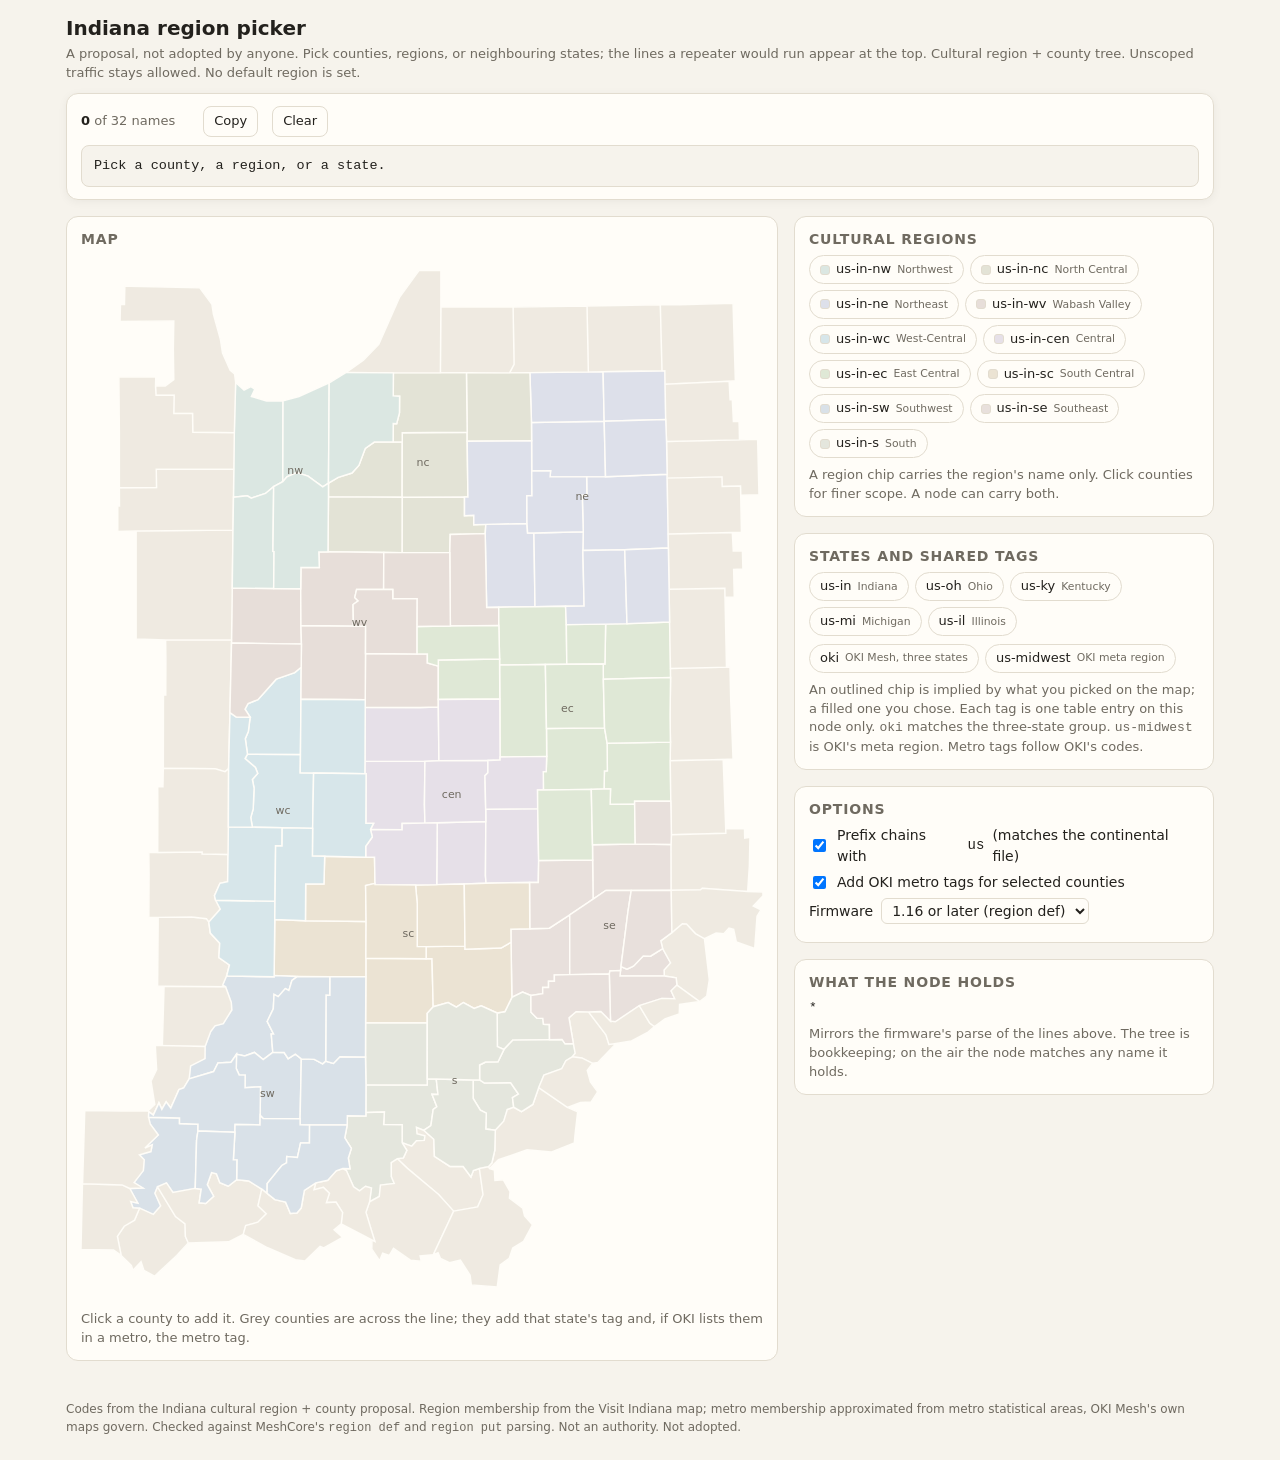
<file: picker/index.html>
<!doctype html>
<html lang="en">
<head>
<meta charset="utf-8">
<meta name="viewport" content="width=device-width, initial-scale=1">
<meta name="robots" content="noindex, nofollow">
<title>Indiana Region Picker</title>
<style>
:root{--bg:#f6f3ec;--card:#fffdf8;--ink:#23211d;--mute:#6f6a60;--line:#e2dccf;--acc:#b5532f;--acc-soft:#f1d9cc;--ok:#4f7a4c;--warn:#a8641a;
 --d1:#dbe7e2;--d2:#e3e3d6;--d3:#dde0ea;--d4:#e7ded9;--d5:#d7e6ea;--d6:#e6e0e8;--d7:#dfe8d6;--d8:#ebe3d3;--d9:#d9e1e8;--d10:#e8e0dc;--d11:#e4e6dd;}
@media (prefers-color-scheme: dark){:root:not([data-theme="light"]){--bg:#1c1b18;--card:#24231f;--ink:#ece7dc;--mute:#9b958a;--line:#38362f;--acc:#e07a52;--acc-soft:#4a2e23;--ok:#8fbf8a;--warn:#e0a35a;
 --d1:#22312c;--d2:#2b2d22;--d3:#252a36;--d4:#302824;--d5:#1f3135;--d6:#2e2732;--d7:#263222;--d8:#332c1f;--d9:#232c34;--d10:#312a26;--d11:#2a3027;}}
*{box-sizing:border-box}
body{margin:0;background:var(--bg);color:var(--ink);font:15px/1.45 system-ui,-apple-system,Segoe UI,Roboto,sans-serif}
header{padding:14px 16px 0;max-width:1180px;margin:0 auto}
h1{font-size:20px;margin:0 0 2px}
.sub{color:var(--mute);font-size:13px;margin:0 0 10px}
.wrap{max-width:1180px;margin:0 auto;padding:0 16px 40px;display:grid;grid-template-columns:minmax(0,1fr) 420px;gap:16px}
@media (max-width:900px){.wrap{grid-template-columns:1fr}}
.cli{grid-column:1/-1;position:sticky;top:0;z-index:5;background:var(--card);border:1px solid var(--line);border-radius:12px;padding:12px 14px;box-shadow:0 2px 10px rgba(0,0,0,.05)}
.cli .row{display:flex;flex-wrap:wrap;gap:8px 14px;align-items:center;margin-bottom:8px}
.cli pre{margin:0;background:var(--bg);border:1px solid var(--line);border-radius:8px;padding:10px 12px;font:13.5px/1.5 ui-monospace,SFMono-Regular,Menlo,Consolas,monospace;overflow:auto;white-space:pre}
.cli pre .bad{color:var(--acc);font-weight:600}
.stat{font-size:13px;color:var(--mute)}
.stat b{color:var(--ink)}
.stat.warn b{color:var(--warn)}
.stat.bad b{color:var(--acc)}
button{font:inherit;cursor:pointer}
.btn{border:1px solid var(--line);background:var(--card);color:var(--ink);border-radius:8px;padding:5px 10px;font-size:13px}
.btn:hover{border-color:var(--acc)}
.card{background:var(--card);border:1px solid var(--line);border-radius:12px;padding:12px 14px}
.card h2{font-size:14px;margin:0 0 6px;text-transform:uppercase;letter-spacing:.06em;color:var(--mute)}
.chips{display:flex;flex-wrap:wrap;gap:6px}
.chip{border:1px solid var(--line);background:var(--card);color:var(--ink);border-radius:999px;padding:4px 10px;font-size:13px;display:inline-flex;gap:6px;align-items:center}
.chip small{color:var(--mute)}
.chip[aria-pressed="true"]{background:var(--acc);border-color:var(--acc);color:#fff}
.chip[aria-pressed="true"] small{color:#fbe9df}
.chip.part{border-color:var(--acc);box-shadow:inset 0 0 0 1px var(--acc)}
.chip i{width:10px;height:10px;border-radius:3px;display:inline-block;border:1px solid var(--line)}
svg.map{width:100%;height:auto;display:block}
.cty{stroke:var(--card);stroke-width:1.2;cursor:pointer;transition:fill .12s}
.cty.out{fill:var(--line);opacity:.55}
.cty:hover{stroke:var(--acc);stroke-width:1.6}
.cty.on{fill:var(--acc)!important}
.cty.on.out{opacity:1}
.lbl{font-size:9px;fill:var(--mute);pointer-events:none;text-anchor:middle}
.opts label{display:flex;gap:8px;align-items:center;font-size:14px;margin:6px 0}
.opts select{font:inherit;padding:3px 6px;border-radius:6px;border:1px solid var(--line);background:var(--card);color:var(--ink)}
.tree{font:13px/1.45 ui-monospace,SFMono-Regular,Menlo,Consolas,monospace;white-space:pre;margin:0;color:var(--ink)}
.note{font-size:13px;color:var(--mute);margin:8px 0 0}
.tip{position:fixed;pointer-events:none;background:var(--ink);color:var(--bg);font-size:12px;padding:4px 8px;border-radius:6px;z-index:9}
footer{max-width:1180px;margin:0 auto;padding:0 16px 24px;font-size:12px;color:var(--mute)}
</style>
</head>
<body>
<header>
  <h1>Indiana region picker</h1>
  <p class="sub">A proposal, not adopted by anyone. Pick counties, regions, or neighbouring states; the lines a repeater would run appear at the top. Cultural region + county tree. Unscoped traffic stays allowed. No default region is set.</p>
</header>

<div class="wrap">
  <section class="cli">
    <div class="row">
      <span class="stat" id="names"><b>0</b> of 32 names</span>
      <span class="stat" id="lines"></span>
      <button class="btn" id="copy">Copy</button>
      <button class="btn" id="clear">Clear</button>
      <span class="stat" id="pick"></span>
    </div>
    <pre id="out">Pick a county, a region, or a state.</pre>
  </section>

  <section class="card">
    <h2>Map</h2>
    <svg class="map" id="map" viewBox="0 0 560 860" role="group" aria-label="Indiana and border counties"></svg>
    <p class="note">Click a county to add it. Grey counties are across the line; they add that state's tag and, if OKI lists them in a metro, the metro tag.</p>
  </section>

  <div style="display:flex;flex-direction:column;gap:16px">
    <section class="card">
      <h2>Cultural regions</h2>
      <div class="chips" id="regions"></div>
      <p class="note">A region chip carries the region's name only. Click counties for finer scope. A node can carry both.</p>
    </section>
    <section class="card">
      <h2>States and shared tags</h2>
      <div class="chips" id="states"></div>
      <div class="chips" id="shared" style="margin-top:8px"></div>
      <p class="note">An outlined chip is implied by what you picked on the map; a filled one you chose. Each tag is one table entry on this node only. <code>oki</code> matches the three-state group. <code>us-midwest</code> is OKI's meta region. Metro tags follow OKI's codes.</p>
    </section>
    <section class="card opts">
      <h2>Options</h2>
      <label><input type="checkbox" id="usroot" checked> Prefix chains with <code>us</code> (matches the continental file)</label>
      <label><input type="checkbox" id="metro" checked> Add OKI metro tags for selected counties</label>
      <label>Firmware <select id="fw"><option value="1.16">1.16 or later (region def)</option><option value="1.15">1.15 (region put)</option><option value="1.14">1.14 (put + allowf)</option></select></label>
    </section>
    <section class="card">
      <h2>What the node holds</h2>
      <pre class="tree" id="tree">*</pre>
      <p class="note">Mirrors the firmware's parse of the lines above. The tree is bookkeeping; on the air the node matches any name it holds.</p>
    </section>
  </div>
</div>
<footer>Codes from the Indiana cultural region + county proposal. Region membership from the Visit Indiana map; metro membership approximated from metro statistical areas, OKI Mesh's own maps govern. Checked against MeshCore's <code>region def</code> and <code>region put</code> parsing. Not an authority. Not adopted.</footer>
<div class="tip" id="tip" hidden></div>

<script id="data" type="application/json">{"counties":[{"f":"18093","n":"Lawrence","st":"IN","d":"M233.9,592.7L233.9,577.5L283.4,577.9L288.2,577.9L289.2,617.3L284.3,622.7L284.3,630.6L233.7,630.6Z","cx":260.8,"cy":603.9},{"f":"18079","n":"Jennings","st":"IN","d":"M368.5,553.3L384.5,552.8L401.3,541.8L401.3,590.9L388.7,591.2L388.7,596.3L383.9,596.3L383.9,601.4L379.1,601.4L379.1,606.5L369.4,608L362.6,605.3L353.8,609.6L353.1,564.3L353,553.7Z","cx":376.4,"cy":576.5},{"f":"18075","n":"Jay","st":"IN","d":"M428.8,335.8L430.2,335.8L430.8,303.1L448.3,302.7L483.3,301.4L484,339.6L484.1,347L428.9,348.4Z","cx":456.9,"cy":325.2},{"f":"39037","n":"Darke","st":"OH","d":"M483.8,415.3L484,400L483.7,378.5L484.1,347L484,339.6L532.9,338.4L533.5,365.7L535.4,413.9L527.3,414.2Z","cx":508.9,"cy":377.2},{"f":"39107","n":"Mercer","st":"OH","d":"M483.3,301.4L482.9,274.4L528.7,273.6L528.8,281L530,337.7L532.9,338.4L484,339.6Z","cx":506.4,"cy":306.6},{"f":"18081","n":"Johnson","st":"IN","d":"M292.5,466.2L332.4,465.2L332.1,509.6L332.6,515.8L314.7,516.5L292.1,517Z","cx":312.3,"cy":491.2},{"f":"18113","n":"Noble","st":"IN","d":"M369.9,137.5L429.6,136.5L430.7,182L415.2,182.2L385.2,182.1L385.6,177.1L370.1,177.3L370,152.6Z","cx":400.8,"cy":159.1},{"f":"18177","n":"Wayne","st":"IN","d":"M432,400.9L484,400L483.8,415.3L484.3,448.5L454.6,448.5L454.6,450.9L434.5,451.1L434.8,438.4L429.5,438.5L429.8,423.7L432.2,423.5Z","cx":457.7,"cy":424.9},{"f":"39135","n":"Preble","st":"OH","d":"M484.3,448.5L483.8,415.3L527.3,414.2L529.4,471.1L529.5,474.9L484.8,476.1Z","cx":506.4,"cy":445.3},{"f":"18049","n":"Fulton","st":"IN","d":"M263.7,199L314.9,198.7L314.9,214.1L322.5,213.8L322.5,221.5L332.4,221.2L331.9,228.8L303.2,229.5L302.8,244.4L263.6,244.4Z","cx":290.4,"cy":220.6},{"f":"18063","n":"Hendricks","st":"IN","d":"M233.2,415.8L282.4,415.8L282,451.3L282.4,466.5L263.7,466.8L263.7,471.9L237.7,471.7L240.2,466.7L233.9,466.7L234.1,426L233.1,426Z","cx":257.7,"cy":442.5},{"f":"18149","n":"Starke","st":"IN","d":"M203.2,187.4L211.2,182.6L222.5,179L228.2,172.8L233.4,158.8L240.9,153.6L256.3,153.5L263.8,153.5L263.7,199L203.2,198.6Z","cx":240.2,"cy":179.9},{"f":"18145","n":"Shelby","st":"IN","d":"M332.4,465.2L332.3,455.1L375,454.6L375.8,497.2L375.5,515.2L368.3,515.2L332.6,515.8L332.1,509.6Z","cx":353.9,"cy":485.2},{"f":"18169","n":"Wabash","st":"IN","d":"M332.4,221.2L366.2,220.4L366.7,228.2L371.9,228.2L372.8,288.8L343,289.2L333.1,289.4L331.9,228.8Z","cx":352.1,"cy":255.4},{"f":"18003","n":"Allen","st":"IN","d":"M415.2,182.2L430.7,182L481.3,180.1L481.3,183.2L482.1,229.1L482.3,240.6L446.5,242L412.1,242.6L412.4,227.2L411.6,197L415.4,197Z","cx":447.3,"cy":211.9},{"f":"39039","n":"Defiance","st":"OH","d":"M480.8,153.1L540.7,151.8L555.6,151.3L556.7,196.8L541.7,197.3L541.5,189.7L526.5,190L526.3,182.2L481.3,183.2L481.3,180.1Z","cx":521.9,"cy":170.1},{"f":"39161","n":"Van Wert","st":"OH","d":"M482.1,229.1L534.8,227.9L535.6,243L543.1,242.8L543.3,250.4L543.5,257.9L535.9,258.2L536.4,280.9L528.8,281L528.7,273.6L482.9,274.4L482.3,240.6Z","cx":511,"cy":251.8},{"f":"39125","n":"Paulding","st":"OH","d":"M481.3,183.2L526.3,182.2L526.5,190L541.5,189.7L541.7,197.3L542.3,227.6L534.8,227.9L482.1,229.1Z","cx":510.8,"cy":206.4},{"f":"18011","n":"Boone","st":"IN","d":"M233.4,371.3L278.6,371.6L293.4,371.2L293.9,415.3L282.4,415.8L233.2,415.8Z","cx":263.4,"cy":393.6},{"f":"18103","n":"Miami","st":"IN","d":"M302.8,244.4L303.2,229.5L331.9,228.8L333.1,289.4L343,289.2L343.1,304.2L303.3,304.7Z","cx":319.1,"cy":268.9},{"f":"18023","n":"Clinton","st":"IN","d":"M233.4,365.2L233.6,327.3L275.8,327.6L284.4,327.6L284.4,335L293.4,337.6L293.4,365L293.4,371.2L278.6,371.6L233.4,371.3Z","cx":262.6,"cy":350},{"f":"18087","n":"LaGrange","st":"IN","d":"M368.6,96.6L416.6,96.1L428.7,95.9L429.6,136.5L369.9,137.5Z","cx":399.2,"cy":116.6},{"f":"26023","n":"Branch","st":"MI","d":"M415.5,41.9L475.7,40.9L477.1,95.2L428.7,95.9L416.6,96.1Z","cx":446.2,"cy":68.5},{"f":"26149","n":"St. Joseph","st":"MI","d":"M354.8,42.8L415.5,41.9L416.6,96.1L368.6,96.6L351.9,96.8L355.6,89.7Z","cx":385.5,"cy":69.5},{"f":"18047","n":"Franklin","st":"IN","d":"M420,484.3L455.1,483.7L484.5,484L484.6,521.6L451.8,521.8L431,521.8L420.5,528.9L420.1,496.8Z","cx":452,"cy":503.1},{"f":"39017","n":"Butler","st":"OH","d":"M484.5,484L484.8,476.1L529.5,474.9L529.4,471.1L544.8,471L545,478.9L549.3,478.1L548.8,501.7L547.4,522.6L510.1,520L508.7,521.2L484.6,521.6Z","cx":517.1,"cy":497.8},{"f":"18007","n":"Benton","st":"IN","d":"M123.6,318.6L123.6,316.2L124.2,273.5L158.2,273.9L180.4,274.1L180.6,304.3L181,319.5Z","cx":152.3,"cy":296.5},{"f":"17183","n":"Vermilion","st":"IL","d":"M69.7,331.1L69.5,316.2L123.6,316.2L123.6,318.6L122.3,375.7L121.2,421.8L118.3,424.2L110.2,421.8L67.6,421.4L67.7,361.4L69.6,361.4Z","cx":95.5,"cy":369.1},{"f":"17075","n":"Iroquois","st":"IL","d":"M45.3,226.7L124.8,225.9L124.2,273.5L123.6,316.2L69.5,316.2L45.3,315.3Z","cx":84.9,"cy":271.1},{"f":"18065","n":"Henry","st":"IN","d":"M382.4,411.7L382.2,388.8L429.9,388.3L432,400.9L432.2,423.5L429.8,423.7L429.5,438.5L419,438.8L379.7,439.3L379.6,424.2L382,424.2Z","cx":406.3,"cy":413.9},{"f":"18099","n":"Marshall","st":"IN","d":"M317.1,145.6L317.1,153L317.7,198.7L314.9,198.7L263.7,199L263.8,153.5L263.8,146Z","cx":290.6,"cy":172.4},{"f":"18055","n":"Greene","st":"IN","d":"M159.1,545.7L184.3,546.7L234.1,547.3L233.9,577.5L233.9,592.7L204.3,592.7L177.6,592.5L158.6,591.7Z","cx":196.3,"cy":569.6},{"f":"18131","n":"Pulaski","st":"IN","d":"M203.2,198.6L263.7,199L263.6,244.4L248.6,244.2L202.8,243.7Z","cx":233.4,"cy":221.5},{"f":"18069","n":"Huntington","st":"IN","d":"M371.9,228.2L412.4,227.2L412.1,242.6L413.1,288.2L397.9,288.5L372.8,288.8Z","cx":392.5,"cy":258.1},{"f":"18031","n":"Decatur","st":"IN","d":"M368.3,515.2L375.5,515.2L375.8,497.2L420.1,496.8L420.5,528.9L401.3,541.8L384.5,552.8L368.5,553.3Z","cx":393.1,"cy":522.4},{"f":"18129","n":"Posey","st":"IN","d":"M55.5,708L80.9,708.6L80.9,713.2L96.1,713.8L96,719.3L94.9,726.9L93.8,766.4L75.5,769.7L70.2,761.9L62.8,765.2L60.7,770.5L65.4,780.8L59.4,787.7L48.1,782.7L42.7,782.3L40.8,777.2L46.7,778.6L40.1,766.5L50.9,766.1L43.6,761.7L51.2,751.8L51.9,742.9L48,738.9L57.4,736.2L58.5,730.6L52.5,733.3L63.5,722.6L56.8,713.5Z","cx":70.9,"cy":744.8},{"f":"21225","n":"Union","st":"KY","d":"M48.1,782.7L59.4,787.7L65.4,780.8L60.7,770.5L62.8,765.2L77.6,789.6L85.4,795.6L85.7,805.9L88.1,811.3L78.6,821.5L60.4,838.5L51.6,833.7L49.3,826.6L42.7,833.7L41.3,829.6L33,821.5L29.9,805.8L35.5,797.5L44,792.5Z","cx":59.1,"cy":807.4},{"f":"17059","n":"Gallatin","st":"IL","d":"M1.2,762.8L1.3,762.7L33.7,763.6L40.1,766.5L46.7,778.6L40.8,777.2L42.7,782.3L48.1,782.7L44,792.5L35.5,797.5L29.9,805.8L33,821.5L26.7,817L0,816.5Z","cx":20.2,"cy":788.6},{"f":"21101","n":"Henderson","st":"KY","d":"M93.8,766.4L98.7,767.1L97,778.3L102.4,778.8L108.9,772.9L103.7,763.3L107.2,753.5L111.2,754.5L114,761.8L120.9,764.7L127.8,759.3L137.7,760.3L148.4,767L145.3,780.7L152.1,787.2L145.2,794.2L135.2,797L133.2,804.2L121.2,810.3L88.1,811.3L85.7,805.9L85.4,795.6L77.6,789.6L62.8,765.2L70.2,761.9L75.5,769.7Z","cx":110.9,"cy":784.3},{"f":"17193","n":"White","st":"IL","d":"M3.1,702.4L33,702.9L55.1,702.7L55.6,703.4L55.5,708L56.8,713.5L63.5,722.6L52.5,733.3L58.5,730.6L57.4,736.2L48,738.9L51.9,742.9L51.2,751.8L43.6,761.7L50.9,766.1L40.1,766.5L33.7,763.6L1.3,762.7Z","cx":28.6,"cy":732.2},{"f":"18053","n":"Grant","st":"IN","d":"M343,289.2L372.8,288.8L397.9,288.5L398.5,303.5L398.9,336.1L381.3,336.3L343.7,336.7L343.7,331.8L343.1,304.2Z","cx":371,"cy":312.6},{"f":"18121","n":"Parke","st":"IN","d":"M136.7,409.9L180.2,410.2L180,425.2L191,425.4L190.2,470.8L165.2,470.3L140.7,469.8L139.4,461.9L141.4,454.8L142.1,437.8L140.7,430.6L145.1,425.7L143.2,420.8L134.7,413.5Z","cx":164.6,"cy":441.3},{"f":"18143","n":"Scott","st":"IN","d":"M341.7,622.4L348.1,621.2L353.8,609.6L362.6,605.3L369.4,608L369.5,621.8L374.4,626.7L379.2,626.8L379.8,631.7L384.6,631.8L384.7,644.4L354.5,644.7L347.3,652.4L341.9,650Z","cx":360.6,"cy":630.5},{"f":"18025","n":"Crawford","st":"IN","d":"M234,681.4L284.3,681.6L284.3,676.6L291.7,676.6L293.1,689.4L288.2,689.1L292.2,699.4L289.2,701.5L287.3,714.9L281.4,718.7L275.5,716.4L276,721.5L282.4,723.3L281.9,727L275.5,727.3L271.6,731.7L263.7,729L263.7,714.2L248.5,714L249.1,703.7L233.9,704.2Z","cx":265.4,"cy":699.4},{"f":"21163","n":"Meade","st":"KY","d":"M263.7,729L271.6,731.7L275.5,727.3L281.9,727L282.4,723.3L276,721.5L275.5,716.4L281.4,718.7L289.7,726.1L290.2,740.2L303,748.4L313.8,748.5L320.2,757.1L322.2,751.8L327.1,750.1L330.1,771.6L325.7,781.6L306,785.1L293.7,771.5L268.1,750L259.8,742.1L264.7,741.4L267.6,735.1Z","cx":297.4,"cy":755.7},{"f":"18043","n":"Floyd","st":"IN","d":"M322,677.4L327.3,677.4L331.3,679.9L352.8,679.7L359.2,689L354.3,692L355.3,699.8L350,701.8L347.1,711.2L340.2,718.7L332.4,717.7L332.8,704.7L327.9,702.2L322,692.6Z","cx":339.1,"cy":694.7},{"f":"21111","n":"Jefferson","st":"KY","d":"M340.2,718.7L347.1,711.2L350,701.8L355.3,699.8L361.7,703.4L371,697.5L375.8,683.7L399.4,699.9L407.8,703.6L405.5,723.9L405.1,729L386,736.6L366.3,734.7L342.8,742.9L335.5,750.2L334.5,748.6L337.4,745.4L339.8,735Z","cx":373.5,"cy":717},{"f":"18115","n":"Ohio","st":"IN","d":"M443,587.5L443.4,584.3L448.3,586.5L453.6,584L461.7,575.6L467.6,575.8L477.6,569.5L484.1,581.3L478.9,587.1L479,592L442.6,592.1Z","cx":466.1,"cy":583.8},{"f":"21015","n":"Boone","st":"KY","d":"M485.2,556.4L493.8,549.1L497.2,549.3L504.6,557.2L511.9,561.3L515.9,595.1L513.8,608.6L508,613L489.3,599.5L488.7,593.5L479,592L478.9,587.1L484.1,581.3L477.6,569.5L476.1,563.2Z","cx":498.1,"cy":579.9},{"f":"18123","n":"Perry","st":"IN","d":"M215,750.1L220.9,750.3L219.5,741.5L222,733.6L216.6,725L218.6,714.3L218.7,706.7L233.9,706.9L233.9,704.2L249.1,703.7L248.5,714L263.7,714.2L263.7,729L267.6,735.1L264.7,741.4L259.8,742.1L254.8,745.2L254.8,756.7L257.2,762.4L245.9,763.7L244.9,773.1L237,777.4L238.5,766.2L233.6,764.7L228.7,768.4L223.8,765.1L217.9,751.8Z","cx":239.6,"cy":735.8},{"f":"21027","n":"Breckinridge","st":"KY","d":"M237,777.4L244.9,773.1L245.9,763.7L257.2,762.4L254.8,756.7L254.8,745.2L259.8,742.1L268.1,750L293.7,771.5L306,785.1L289.3,820.8L278.4,821.9L279.4,826.2L270.5,825.4L256.6,815.6L253.2,821.4L247.7,819.7L245.2,825.8L238.8,816.3L238.9,808.8L241.3,810L234,786.1Z","cx":268,"cy":789.4},{"f":"21091","n":"Hancock","st":"KY","d":"M192.8,761.9L202.6,759.8L209.6,752L215,750.1L217.9,751.8L223.8,765.1L228.7,768.4L233.6,764.7L238.5,766.2L237,777.4L234,786.1L241.3,810L238.9,808.8L213.7,795.5L214.8,786.1L209.4,777.6L201.5,778.1L204,770.4L199.1,765.6L191.3,767.6Z","cx":220.4,"cy":777.5},{"f":"18083","n":"Knox","st":"IN","d":"M101.9,649.9L106.5,637.6L110,632.9L116.8,631.2L123.8,619.9L123.4,613.7L118.7,600.8L116.3,599.5L119.8,591.2L120.3,592.1L158.6,592.7L158.6,591.7L177.6,592.5L173.2,595.7L170.7,603.9L167.8,602.4L161.9,609L158.5,607.1L157.9,619L152.9,629.3L158.1,639.6L156.2,639.6L157.5,654.7L149.6,660.7L142.4,654.8L134.5,657.7L127.7,656.3L123.2,662.8L112.5,663.5L108.9,670.5L88.8,676.5L90,665.9L101.8,659.8Z","cx":133.5,"cy":629.7},{"f":"17101","n":"Lawrence","st":"IL","d":"M68.2,600.4L118.7,600.8L123.4,613.7L123.8,619.9L116.8,631.2L110,632.9L106.5,637.6L101.9,649.9L66.8,649.1Z","cx":92.2,"cy":623.2},{"f":"17185","n":"Wabash","st":"IL","d":"M61,648.9L66.8,649.1L101.9,649.9L101.8,659.8L90,665.9L88.8,676.5L84.3,684L80.4,685.3L73.7,700.4L69.9,695.4L66.4,701.5L64,696.2L59.4,706.3L55.6,703.4L55.1,702.7L60.6,697.5L57.5,678.4L62.1,668.8Z","cx":75.5,"cy":670.7},{"f":"17033","n":"Crawford","st":"IL","d":"M63.4,543.9L91,543.6L103,545L104.9,547.6L106.2,556.8L113.9,565.2L113.2,576.9L121.9,583L119.8,591.2L116.3,599.5L118.7,600.8L68.2,600.4L62.9,600.3Z","cx":88.5,"cy":574},{"f":"18039","n":"Elkhart","st":"IN","d":"M316.5,96.6L351.9,96.8L368.6,96.6L369.9,137.5L370,152.6L317.1,153L317.1,145.6Z","cx":343.1,"cy":124.8},{"f":"26027","n":"Cass","st":"MI","d":"M295.1,96.8L295.5,42.6L354.8,42.8L355.6,89.7L351.9,96.8L316.5,96.6Z","cx":325.1,"cy":69.7},{"f":"18153","n":"Sullivan","st":"IN","d":"M104.9,547.6L114.3,537.1L110.5,529.9L159.3,530.6L159.1,545.7L158.6,591.7L158.6,592.7L120.3,592.1L119.8,591.2L121.9,583L113.2,576.9L113.9,565.2L106.2,556.8Z","cx":135.5,"cy":559.9},{"f":"17023","n":"Clark","st":"IL","d":"M63,490.6L99.5,490.2L99.5,491.9L120.7,492.3L120.4,514.6L114.1,515.9L109.6,526L110.5,529.9L114.3,537.1L104.9,547.6L103,545L91,543.6L63.4,543.9L55.7,543.9L55.9,508.2L55.7,490.6Z","cx":85.8,"cy":516.5},{"f":"18045","n":"Fountain","st":"IN","d":"M138.9,379.5L134.7,373L137.2,368.3L145.3,365.1L160.3,348.3L175.5,342.9L180.8,338.5L180.6,364.7L180.2,410.2L136.7,409.9L134.9,397.1L137.4,391.4Z","cx":160.6,"cy":380.7},{"f":"18089","n":"Lake","st":"IN","d":"M125.5,175.9L125.9,146L127,104.7L133.9,110.9L139.5,108L142.7,110.2L139.9,116.2L152.4,119.8L165.9,119.8L165.7,186.2L158.2,190.2L151.5,195.8L139.8,199.6L136.5,197.7L125.2,198.9Z","cx":144.7,"cy":155.4},{"f":"17031","n":"Cook","st":"IL","d":"M36,25.5L41.1,25.6L97.5,27L107.5,40.5L108.7,48.5L114.5,69.4L116.2,80.6L122.5,94.6L126.1,97.6L127,104.7L125.9,146L91.8,145.5L91.6,130.1L76.2,130.1L76.5,115.1L61.6,115.2L61.2,107.5L69.2,107.5L76.2,102.4L75.8,77.1L76.2,54.1L32.1,54.6L32.4,40.7L35.7,40.6Z","cx":89.4,"cy":81.2},{"f":"17091","n":"Kankakee","st":"IL","d":"M30.2,206.1L31.6,206.1L31.5,191.1L62,190.9L61.8,175.9L125.5,175.9L125.2,198.9L124.8,225.9L45.3,226.7L30.2,227Z","cx":81.3,"cy":203.1},{"f":"17197","n":"Will","st":"IL","d":"M31.1,100.1L61.4,100L61.2,107.5L61.6,115.2L76.5,115.1L76.2,130.1L91.6,130.1L91.8,145.5L125.9,146L125.5,175.9L61.8,175.9L62,190.9L31.5,191.1L31.5,145.5Z","cx":67,"cy":149.4},{"f":"18157","n":"Tippecanoe","st":"IN","d":"M180.6,304.3L223.7,304.7L233.7,304.8L233.6,327.3L233.4,365.2L180.6,364.7L180.8,338.5L181,319.5Z","cx":207.2,"cy":334.8},{"f":"18085","n":"Kosciusko","st":"IN","d":"M314.9,198.7L317.7,198.7L317.1,153L370,152.6L370.1,177.3L370.3,197.6L366.1,197.6L366.2,220.4L332.4,221.2L322.5,221.5L322.5,213.8L314.9,214.1Z","cx":343,"cy":186.2},{"f":"18117","n":"Orange","st":"IN","d":"M233.7,630.6L284.3,630.6L284.3,676.6L284.3,681.6L234,681.4L233.6,658.5Z","cx":259,"cy":656},{"f":"18125","n":"Pike","st":"IN","d":"M127.7,656.3L134.5,657.7L142.4,654.8L149.6,660.7L157.5,654.7L166.8,654.9L170.1,659.9L176,656.2L180.9,660.1L179.9,709.3L149.6,709.1L147.1,706.5L147.4,682.9L134.7,683.8L134.8,673.4L129.9,673.3L127.5,668.1Z","cx":158.7,"cy":680},{"f":"18137","n":"Ripley","st":"IN","d":"M401.3,541.8L420.5,528.9L431,521.8L451.8,521.8L449.1,539.3L443.4,584.3L443,587.5L434.3,587.9L433.8,590.4L401.3,590.9Z","cx":425.5,"cy":557.6},{"f":"18119","n":"Owen","st":"IN","d":"M200.1,493.7L233.8,494.5L241,494.5L241.4,516L233.7,517.8L234.1,547.3L184.3,546.7L184.5,516.4L199.5,516.5Z","cx":213.5,"cy":521.7},{"f":"18037","n":"Dubois","st":"IN","d":"M180.9,660.1L191.6,660.5L198.4,664.2L200.9,661.9L207.2,663.8L212.6,658.4L233.6,658.5L234,681.4L233.9,704.2L233.9,706.9L218.7,706.7L218.6,714.3L187.7,714.4L179.9,714.2L179.9,709.3Z","cx":206.6,"cy":686.5},{"f":"18095","n":"Madison","st":"IN","d":"M343.9,364.5L343.7,336.7L381.3,336.3L382.2,388.8L382.4,411.7L344.1,412.2Z","cx":362.9,"cy":374.3},{"f":"18101","n":"Martin","st":"IN","d":"M204.3,592.7L233.9,592.7L233.7,630.6L233.6,658.5L212.6,658.4L207.2,663.8L200.9,661.9L201.2,607.7L204.2,607.8Z","cx":217.5,"cy":626.8},{"f":"18181","n":"White","st":"IN","d":"M202.8,243.7L248.6,244.2L248.5,274.7L226.3,274.6L224.8,281.2L227.6,284L223.4,287L223.7,304.7L180.6,304.3L180.4,274.1L180.6,256.5L195.7,256.6L195.3,243.8Z","cx":211.1,"cy":272.1},{"f":"18071","n":"Jackson","st":"IN","d":"M283.4,567.9L315.3,567.5L315.3,570.1L344.9,569.1L353.1,564.3L353.8,609.6L348.1,621.2L341.7,622.4L328.6,616.5L322.8,618.6L314,613.8L308.2,617.6L301.4,613.8L289.2,617.3L288.2,577.9L283.4,577.9Z","cx":321,"cy":592.6},{"f":"18013","n":"Brown","st":"IN","d":"M274.7,517.3L292.1,517L314.7,516.5L315.3,567.5L283.4,567.9L276.1,567.9L276.1,532.7Z","cx":295.5,"cy":542.3},{"f":"18159","n":"Tipton","st":"IN","d":"M343.7,331.8L343.7,336.7L343.9,364.5L293.4,365L293.4,337.6L293.4,332.5Z","cx":318.6,"cy":348.4},{"f":"18051","n":"Gibson","st":"IN","d":"M55.6,703.4L59.4,706.3L64,696.2L66.4,701.5L69.9,695.4L73.7,700.4L80.4,685.3L84.3,684L88.8,676.5L108.9,670.5L112.5,663.5L123.2,662.8L127.7,656.3L127.5,668.1L129.9,673.3L134.8,673.4L134.7,683.8L147.4,682.9L147.1,706.5L147,714.3L126.5,714L126.4,720.3L96,719.3L96.1,713.8L80.9,713.2L80.9,708.6L55.5,708Z","cx":110.6,"cy":695},{"f":"18173","n":"Warrick","st":"IN","d":"M126.4,720.3L126.5,714L147,714.3L147.1,706.5L149.6,709.1L179.9,709.3L179.9,714.2L187.7,714.4L187.6,729.2L180.3,729.1L177.7,741L168.9,740.2L168.8,745.4L164.9,747.6L152.9,762.5L152.8,770.5L148.4,767L137.7,760.3L127.8,759.3L128,743L125.1,743Z","cx":152.8,"cy":733.3},{"f":"21059","n":"Daviess","st":"KY","d":"M148.4,767L152.8,770.5L159.2,775.7L168,777.7L171.9,787L177.3,786.6L180.8,782.6L183.4,768.1L192.8,761.9L191.3,767.6L199.1,765.6L204,770.4L201.5,778.1L209.4,777.6L214.8,786.1L213.7,795.5L207.8,800.4L214.7,806.6L199.3,815.3L196.3,814.1L183.9,826.1L176,825L153.3,815.2L133.2,804.2L135.2,797L145.2,794.2L152.1,787.2L145.3,780.7Z","cx":177.6,"cy":796.2},{"f":"18019","n":"Clark","st":"IN","d":"M327.3,677.4L327.3,665.1L332.2,662.7L342.4,662.4L347.3,652.4L354.5,644.7L384.7,644.4L395,644.1L397.5,647.7L404.3,647.6L405.8,655.5L403.4,658.4L398.1,661.6L394.7,668.2L380.1,673.4L375.8,683.7L371,697.5L361.7,703.4L355.3,699.8L354.3,692L359.2,689L352.8,679.7L331.3,679.9Z","cx":366.1,"cy":666.7},{"f":"21223","n":"Trimble","st":"KY","d":"M416.7,621.5L431,640.3L433.5,648.3L439.4,647.4L424.4,663.1L420.1,663.7L411.2,659.3L403.4,658.4L405.8,655.5L404.3,647.6L400.7,626.3L406.5,621.3Z","cx":416.7,"cy":642.9},{"f":"21185","n":"Oldham","st":"KY","d":"M375.8,683.7L380.1,673.4L394.7,668.2L398.1,661.6L403.4,658.4L411.2,659.3L420.1,663.7L415.7,669.6L418.3,679.1L424.2,687.1L418.9,695.5L410.1,695.9L399.4,699.9Z","cx":401.7,"cy":680},{"f":"18151","n":"Steuben","st":"IN","d":"M428.7,95.9L477.1,95.2L479.4,95L479.6,106.2L480.1,135L429.6,136.5Z","cx":454.4,"cy":115.6},{"f":"26059","n":"Hillsdale","st":"MI","d":"M475.7,40.9L491,40.9L535.4,39.6L537.3,103.3L532.2,103.6L479.6,106.2L479.4,95L477.1,95.2Z","cx":506.5,"cy":72.5},{"f":"39171","n":"Williams","st":"OH","d":"M479.6,106.2L532.2,103.6L533,118.9L534.8,118.9L535.7,136.8L540.3,136.7L540.5,141.6L540.7,151.8L480.8,153.1L480.1,135Z","cx":508.3,"cy":129.3},{"f":"18167","n":"Vigo","st":"IN","d":"M120.7,492.3L121,469.6L140.7,469.8L165.2,470.3L165.1,485.3L159.8,485.1L159.3,530.6L110.5,529.9L109.6,526L114.1,515.9L120.4,514.6Z","cx":139.6,"cy":500.6},{"f":"17045","n":"Edgar","st":"IL","d":"M67.6,421.4L110.2,421.8L118.3,424.2L121.2,421.8L121,469.6L120.7,492.3L99.5,491.9L99.5,490.2L63,490.6L63.1,455.1L63,436.5L67.3,436.6Z","cx":92.5,"cy":456.9},{"f":"18155","n":"Switzerland","st":"IN","d":"M443,587.5L442.6,592.1L479,592L488.7,593.5L489.3,599.5L484.5,604.2L487.5,610.7L476.8,610.4L458.4,616.4L438.7,629.6L434.8,629.1L433.8,590.4L434.3,587.9Z","cx":456.4,"cy":605.2},{"f":"21041","n":"Carroll","st":"KY","d":"M434.8,629.1L438.7,629.6L458.4,616.4L466.9,630.6L470.9,633.6L465.6,638.1L452,645.3L439.4,647.4L433.5,648.3L431,640.3L416.7,621.5L426.9,621.1Z","cx":445.6,"cy":633.2},{"f":"21077","n":"Gallatin","st":"KY","d":"M489.3,599.5L508,613L491.5,615.4L491.2,623.2L479.5,627.2L470.9,633.6L466.9,630.6L458.4,616.4L476.8,610.4L487.5,610.7L484.5,604.2Z","cx":480.9,"cy":616.9},{"f":"18077","n":"Jefferson","st":"IN","d":"M369.4,608L379.1,606.5L379.1,601.4L383.9,601.4L383.9,596.3L388.7,596.3L388.7,591.2L401.3,590.9L433.8,590.4L434.8,629.1L426.9,621.1L416.7,621.5L406.5,621.3L400.7,626.3L404.3,647.6L397.5,647.7L395,644.1L384.7,644.4L384.6,631.8L379.8,631.7L379.2,626.8L374.4,626.7L369.5,621.8Z","cx":402.4,"cy":613.1},{"f":"18033","n":"DeKalb","st":"IN","d":"M429.6,136.5L480.1,135L480.8,153.1L481.3,180.1L430.7,182Z","cx":455.4,"cy":158.4},{"f":"18057","n":"Hamilton","st":"IN","d":"M293.4,365L343.9,364.5L344.1,412.2L344.1,414.7L334.1,415.1L293.9,415.3L293.4,371.2Z","cx":318.8,"cy":389.9},{"f":"18067","n":"Howard","st":"IN","d":"M275.8,305L303.3,304.7L343.1,304.2L343.7,331.8L293.4,332.5L293.4,337.6L284.4,335L284.4,327.6L275.8,327.6Z","cx":309.9,"cy":318.5},{"f":"18097","n":"Marion","st":"IN","d":"M282.4,415.8L293.9,415.3L334.1,415.1L334.1,425.1L331.7,427.5L332.3,455.1L332.4,465.2L292.5,466.2L282.4,466.5L282,451.3Z","cx":307.3,"cy":440.5},{"f":"18107","n":"Montgomery","st":"IN","d":"M180.6,364.7L233.4,365.2L233.4,371.3L233.2,415.8L233.1,426L191,425.4L180,425.2L180.2,410.2Z","cx":206.8,"cy":395.3},{"f":"18109","n":"Morgan","st":"IN","d":"M237.7,471.7L263.7,471.9L263.7,466.8L282.4,466.5L292.5,466.2L292.1,517L274.7,517.3L241.4,517L241.4,516L241,494.5L233.8,494.5L233.8,485.5L239.2,477.9Z","cx":266.1,"cy":492.6},{"f":"18061","n":"Harrison","st":"IN","d":"M291.7,676.6L322,677.4L322,692.6L327.9,702.2L332.8,704.7L332.4,717.7L340.2,718.7L339.8,735L337.4,745.4L334.5,748.6L327.1,750.1L322.2,751.8L320.2,757.1L313.8,748.5L303,748.4L290.2,740.2L289.7,726.1L281.4,718.7L287.3,714.9L289.2,701.5L292.2,699.4L288.2,689.1L293.1,689.4Z","cx":311.7,"cy":716.4},{"f":"21093","n":"Hardin","st":"KY","d":"M289.3,820.8L306,785.1L325.7,781.6L330.1,771.6L327.1,750.1L334.5,748.6L335.5,750.2L339.4,751.4L339.9,759.9L346.8,759.4L352.3,769.1L351.8,774.5L362.7,782.6L364.2,789.1L370.7,796.3L363.4,810L354.5,815.4L351.6,823.9L344.2,829.2L341.8,847.3L320.5,845.7L319.5,837.7L311.5,825.3L302.6,827.5L295.2,824L293.2,819.3Z","cx":331.8,"cy":802.6},{"f":"18165","n":"Vermillion","st":"IN","d":"M122.3,375.7L127.5,379.4L138.9,379.5L137.4,391.4L134.9,397.1L136.7,409.9L134.7,413.5L143.2,420.8L145.1,425.7L140.7,430.6L142.1,437.8L141.4,454.8L139.4,461.9L140.7,469.8L121,469.6L121.2,421.8Z","cx":130.6,"cy":427.1},{"f":"18009","n":"Blackford","st":"IN","d":"M398.5,303.5L430.8,303.1L430.2,335.8L428.8,335.8L398.9,336.1Z","cx":414.6,"cy":319.6},{"f":"18179","n":"Wells","st":"IN","d":"M397.9,288.5L413.1,288.2L412.1,242.6L446.5,242L448.3,302.7L430.8,303.1L398.5,303.5Z","cx":427.7,"cy":275},{"f":"18163","n":"Vanderburgh","st":"IN","d":"M96,719.3L126.4,720.3L125.1,743L128,743L127.8,759.3L120.9,764.7L114,761.8L111.2,754.5L107.2,753.5L103.7,763.3L108.9,772.9L102.4,778.8L97,778.3L98.7,767.1L93.8,766.4L94.9,726.9Z","cx":109.7,"cy":743.8},{"f":"18001","n":"Adams","st":"IN","d":"M446.5,242L482.3,240.6L482.9,274.4L483.3,301.4L448.3,302.7Z","cx":465.1,"cy":271.6},{"f":"18183","n":"Whitley","st":"IN","d":"M370.1,177.3L385.6,177.1L385.2,182.1L415.2,182.2L415.4,197L411.6,197L412.4,227.2L371.9,228.2L366.7,228.2L366.2,220.4L366.1,197.6L370.3,197.6Z","cx":389.8,"cy":204.2},{"f":"18035","n":"Delaware","st":"IN","d":"M381.3,336.3L398.9,336.1L428.8,335.8L428.9,348.4L429.9,388.3L382.2,388.8Z","cx":405.5,"cy":362.4},{"f":"18141","n":"St. Joseph","st":"IN","d":"M256.5,96.8L295.1,96.8L316.5,96.6L317.1,145.6L263.8,146L263.8,153.5L256.3,153.5L256.4,138.4L259.2,138.6L261.5,129.6L261.6,115.9L256.4,115.7Z","cx":287.1,"cy":121.7},{"f":"26021","n":"Berrien","st":"MI","d":"M217.8,96.4L231.9,86.4L244.5,73.4L261.7,34.5L277.5,12.7L295.5,12.7L295.5,42.6L295.1,96.8L256.5,96.8Z","cx":271,"cy":62.8},{"f":"18059","n":"Hancock","st":"IN","d":"M334.1,415.1L344.1,414.7L344.1,412.2L382.4,411.7L382,424.2L379.6,424.2L379.7,439.3L374.9,439.3L375,454.6L332.3,455.1L331.7,427.5L334.1,425.1Z","cx":356,"cy":433.1},{"f":"18111","n":"Newton","st":"IN","d":"M125.2,198.9L136.5,197.7L139.8,199.6L151.5,195.8L158.2,190.2L157.6,243.4L158.5,243.5L158.2,273.9L124.2,273.5L124.8,225.9Z","cx":141.6,"cy":235.6},{"f":"18139","n":"Rush","st":"IN","d":"M379.7,439.3L419,438.8L420,484.3L420.1,496.8L375.8,497.2L375,454.6L374.9,439.3Z","cx":397.5,"cy":468.1},{"f":"18133","n":"Putnam","st":"IN","d":"M190.2,470.8L191,425.4L233.1,426L234.1,426L233.9,466.7L240.2,466.7L237.7,471.7L239.2,477.9L233.8,485.5L233.8,494.5L200.1,493.7L190,493.6Z","cx":212.8,"cy":460.3},{"f":"18147","n":"Spencer","st":"IN","d":"M187.7,714.4L218.6,714.3L216.6,725L222,733.6L219.5,741.5L220.9,750.3L215,750.1L209.6,752L202.6,759.8L192.8,761.9L183.4,768.1L180.8,782.6L177.3,786.6L171.9,787L168,777.7L159.2,775.7L152.8,770.5L152.9,762.5L164.9,747.6L168.8,745.4L168.9,740.2L177.7,741L180.3,729.1L187.6,729.2Z","cx":188.8,"cy":747.2},{"f":"18127","n":"Porter","st":"IN","d":"M165.9,119.8L179,116.2L203.8,105L203.2,187.4L198.5,190.4L186.4,181.6L177.1,178.6L169.1,182.1L165.7,186.2Z","cx":185.8,"cy":148.2},{"f":"18017","n":"Cass","st":"IN","d":"M248.6,244.2L263.6,244.4L302.8,244.4L303.3,304.7L275.8,305L275.9,282.2L256,282.2L256,274.7L248.5,274.7Z","cx":279.5,"cy":270.2},{"f":"18041","n":"Fayette","st":"IN","d":"M419,438.8L429.5,438.5L434.8,438.4L434.5,451.1L454.6,450.9L455.1,483.7L420,484.3Z","cx":435.7,"cy":464.2},{"f":"18171","n":"Warren","st":"IN","d":"M123.6,318.6L181,319.5L180.8,338.5L175.5,342.9L160.3,348.3L145.3,365.1L137.2,368.3L134.7,373L138.9,379.5L127.5,379.4L122.3,375.7Z","cx":146.2,"cy":341.5},{"f":"18021","n":"Clay","st":"IN","d":"M159.3,530.6L159.8,485.1L165.1,485.3L165.2,470.3L190.2,470.8L190,493.6L200.1,493.7L199.5,516.5L184.5,516.4L184.3,546.7L159.1,545.7Z","cx":176.3,"cy":507.5},{"f":"18175","n":"Washington","st":"IN","d":"M289.2,617.3L301.4,613.8L308.2,617.6L314,613.8L322.8,618.6L328.6,616.5L341.7,622.4L341.9,650L347.3,652.4L342.4,662.4L332.2,662.7L327.3,665.1L327.3,677.4L322,677.4L291.7,676.6L284.3,676.6L284.3,630.6L284.3,622.7Z","cx":311.9,"cy":645.7},{"f":"18029","n":"Dearborn","st":"IN","d":"M443.4,584.3L449.1,539.3L451.8,521.8L484.6,521.6L485.2,556.4L476.1,563.2L477.6,569.5L467.6,575.8L461.7,575.6L453.6,584L448.3,586.5Z","cx":464.3,"cy":550.1},{"f":"39061","n":"Hamilton","st":"OH","d":"M484.6,521.6L508.7,521.2L510.1,520L547.4,522.6L559.9,523.1L560,526.1L552,534.5L558.3,537.8L555.1,542.9L553.2,569.5L538.1,564L535.9,553.8L532.1,552.7L527.8,557.4L521.5,556.8L511.9,561.3L504.6,557.2L497.2,549.3L493.8,549.1L485.2,556.4Z","cx":522.4,"cy":540},{"f":"18027","n":"Daviess","st":"IN","d":"M177.6,592.5L204.3,592.7L204.2,607.8L201.2,607.7L200.9,661.9L198.4,664.2L191.6,660.5L180.9,660.1L176,656.2L170.1,659.9L166.8,654.9L157.5,654.7L156.2,639.6L158.1,639.6L152.9,629.3L157.9,619L158.5,607.1L161.9,609L167.8,602.4L170.7,603.9L173.2,595.7Z","cx":180.9,"cy":627.4},{"f":"18135","n":"Randolph","st":"IN","d":"M428.9,348.4L484.1,347L483.7,378.5L484,400L432,400.9L429.9,388.3Z","cx":456.8,"cy":373.8},{"f":"18073","n":"Jasper","st":"IN","d":"M158.2,190.2L165.7,186.2L169.1,182.1L177.1,178.6L186.4,181.6L198.5,190.4L203.2,187.4L203.2,198.6L202.8,243.7L195.3,243.8L195.7,256.6L180.6,256.5L180.4,274.1L158.2,273.9L158.5,243.5L157.6,243.4Z","cx":178.7,"cy":224.4},{"f":"18005","n":"Bartholomew","st":"IN","d":"M314.7,516.5L332.6,515.8L368.3,515.2L368.5,553.3L353,553.7L353.1,564.3L344.9,569.1L315.3,570.1L315.3,567.5Z","cx":339.9,"cy":540.6},{"f":"18091","n":"LaPorte","st":"IN","d":"M203.8,105L217.8,96.4L256.5,96.8L256.4,115.7L261.6,115.9L261.5,129.6L259.2,138.6L256.4,138.4L256.3,153.5L240.9,153.6L233.4,158.8L228.2,172.8L222.5,179L211.2,182.6L203.2,187.4Z","cx":228.5,"cy":133.8},{"f":"18105","n":"Monroe","st":"IN","d":"M241.4,516L241.4,517L274.7,517.3L276.1,532.7L276.1,567.9L283.4,567.9L283.4,577.9L233.9,577.5L234.1,547.3L233.7,517.8Z","cx":255.6,"cy":548.2},{"f":"18015","n":"Carroll","st":"IN","d":"M248.5,274.7L256,274.7L256,282.2L275.9,282.2L275.8,305L275.8,327.6L233.6,327.3L233.7,304.8L223.7,304.7L223.4,287L227.6,284L224.8,281.2L226.3,274.6Z","cx":251,"cy":301.2},{"f":"18161","n":"Union","st":"IN","d":"M454.6,450.9L454.6,448.5L484.3,448.5L484.8,476.1L484.5,484L455.1,483.7Z","cx":469.7,"cy":466.1}],"codes":{"Adams":"ada","Allen":"all","Bartholomew":"bar","Benton":"ben","Blackford":"bla","Boone":"boo","Brown":"bro","Carroll":"car","Cass":"cas","Clark":"clk","Clay":"cla","Clinton":"cli","Crawford":"cra","Daviess":"dav","DeKalb":"dek","Dearborn":"dea","Decatur":"dec","Delaware":"del","Dubois":"dub","Elkhart":"elk","Fayette":"fay","Floyd":"flo","Fountain":"fou","Franklin":"fra","Fulton":"ful","Gibson":"gib","Grant":"gra","Greene":"gre","Hamilton":"ham","Hancock":"han","Harrison":"har","Hendricks":"hen","Henry":"hry","Howard":"how","Huntington":"hun","Jackson":"jac","Jasper":"jas","Jay":"jay","Jefferson":"jef","Jennings":"jen","Johnson":"joh","Knox":"kno","Kosciusko":"kos","LaGrange":"lag","LaPorte":"lap","Lake":"lak","Lawrence":"law","Madison":"mad","Marion":"mrn","Marshall":"msh","Martin":"mtn","Miami":"mia","Monroe":"mon","Montgomery":"mgy","Morgan":"mor","Newton":"new","Noble":"nob","Ohio":"ohi","Orange":"ora","Owen":"owe","Parke":"par","Perry":"per","Pike":"pik","Porter":"por","Posey":"pos","Pulaski":"pul","Putnam":"put","Randolph":"ran","Ripley":"rip","Rush":"rus","Scott":"sco","Shelby":"she","Spencer":"spe","St. Joseph":"stj","Starke":"sta","Steuben":"ste","Sullivan":"sul","Switzerland":"swi","Tippecanoe":"tpc","Tipton":"tip","Union":"uni","Vanderburgh":"van","Vermillion":"ver","Vigo":"vig","Wabash":"wab","Warren":"wrn","Warrick":"wrk","Washington":"was","Wayne":"way","Wells":"wel","White":"whi","Whitley":"wht"},"regions":[{"k":"nw","n":1,"name":"Northwest","c":["Jasper","Lake","LaPorte","Newton","Porter"]},{"k":"nc","n":2,"name":"North Central","c":["Elkhart","Fulton","Marshall","Pulaski","St. Joseph","Starke"]},{"k":"ne","n":3,"name":"Northeast","c":["Adams","Allen","DeKalb","Huntington","Kosciusko","LaGrange","Noble","Steuben","Wabash","Wells","Whitley"]},{"k":"wv","n":4,"name":"Wabash Valley","c":["Benton","Carroll","Cass","Clinton","Miami","Tippecanoe","Warren","White"]},{"k":"wc","n":5,"name":"West-Central","c":["Clay","Fountain","Montgomery","Parke","Putnam","Sullivan","Vermillion","Vigo"]},{"k":"cen","n":6,"name":"Central","c":["Boone","Hamilton","Hancock","Hendricks","Johnson","Marion","Morgan","Shelby"]},{"k":"ec","n":7,"name":"East Central","c":["Blackford","Delaware","Fayette","Grant","Henry","Howard","Jay","Madison","Randolph","Rush","Tipton","Wayne"]},{"k":"sc","n":8,"name":"South Central","c":["Bartholomew","Brown","Greene","Jackson","Lawrence","Monroe","Owen"]},{"k":"sw","n":9,"name":"Southwest","c":["Daviess","Dubois","Gibson","Knox","Martin","Pike","Posey","Spencer","Vanderburgh","Warrick"]},{"k":"se","n":10,"name":"Southeast","c":["Dearborn","Decatur","Franklin","Jefferson","Jennings","Ohio","Ripley","Switzerland","Union"]},{"k":"s","n":11,"name":"South","c":["Clark","Crawford","Floyd","Harrison","Orange","Perry","Scott","Washington"]}],"oki":{"IN:Marion":"ind","IN:Hamilton":"ind","IN:Hendricks":"ind","IN:Johnson":"ind","IN:Hancock":"ind","IN:Boone":"ind","IN:Madison":"ind","IN:Morgan":"ind","IN:Shelby":"ind","IN:Putnam":"ind","IN:Brown":"ind","IN:Allen":"fwa","IN:Whitley":"fwa","IN:Wells":"fwa","IN:Clark":"sdf","IN:Floyd":"sdf","IN:Harrison":"sdf","IN:Scott":"sdf","IN:Washington":"sdf","IN:Dearborn":"cvg","IN:Franklin":"cvg","IN:Ohio":"cvg","IN:Union":"cvg","OH:Hamilton":"cvg","OH:Butler":"cvg","KY:Boone":"cvg","KY:Gallatin":"cvg","KY:Jefferson":"sdf","KY:Oldham":"sdf","KY:Trimble":"sdf","KY:Meade":"sdf","KY:Hardin":"sdf"},"state":{"IN":"us-in","OH":"us-oh","KY":"us-ky","IL":"us-il","MI":"us-mi"}}</script>
<script>
(function(){
"use strict";
const D=JSON.parse(document.getElementById("data").textContent);
const $=id=>document.getElementById(id);
const MAX=32, LINE=160;
const REG_OF={}; D.regions.forEach(r=>r.c.forEach(c=>REG_OF[c]=r.k));
const REG_BY={}; D.regions.forEach(r=>REG_BY[r.k]=r);
const STATES=[["IN","Indiana"],["OH","Ohio"],["KY","Kentucky"],["MI","Michigan"],["IL","Illinois"]];
const STATE_TAG=Object.assign({IN:"us-in"},D.state);
const SHARED=[["oki","OKI Mesh, three states"],["us-midwest","OKI meta region"]];
const byF={}; D.counties.forEach(c=>byF[c.f]=c);

// selection
const sel={counties:new Set(), regions:new Set(), states:new Set(), shared:new Set()};

// ---------- plan ----------
function plan(){
  const usroot=$("usroot").checked, metro=$("metro").checked, fw=$("fw").value;
  const chains=[], tags=[];           // tags: [name,parent]
  const root=usroot?["us"]:[];
  const inCounties=[...sel.counties].map(f=>byF[f]).filter(c=>c.st==="IN").sort((a,b)=>a.n.localeCompare(b.n));
  const outCounties=[...sel.counties].map(f=>byF[f]).filter(c=>c.st!=="IN");
  // regions selected as a whole
  const regs=[...sel.regions].sort((a,b)=>REG_BY[a].n-REG_BY[b].n);
  for(const k of regs) chains.push([...root,"us-in",`us-in-${k}`]);
  // counties, grouped by region in region order
  const grouped={}; inCounties.forEach(c=>{(grouped[REG_OF[c.n]]=grouped[REG_OF[c.n]]||[]).push(c);});
  Object.keys(grouped).sort((a,b)=>REG_BY[a].n-REG_BY[b].n).forEach(k=>{
    grouped[k].forEach(c=>chains.push([...root,"us-in",`us-in-${k}`,`us-in-${k}-${D.codes[c.n]}`]));
  });
  // state chains: Indiana if its chip is pressed, other states if pressed or implied by a county
  if(sel.states.has("IN")) chains.push([...root,"us-in"]);
  const outStates=new Set([...sel.states].filter(s=>s!=="IN").concat(outCounties.map(c=>c.st)));
  [...outStates].sort().forEach(st=>chains.push([...root,D.state[st]]));
  // metro tags
  if(metro){
    const seen=new Map();
    for(const c of [...inCounties,...outCounties]){ const m=D.oki[`${c.st}:${c.n}`]; if(m&&!seen.has(m)) seen.set(m, c.st==="IN"?"us-in":D.state[c.st]); }
    [...seen.keys()].sort().forEach(m=>tags.push([m,seen.get(m)]));
  }
  for(const s of [...sel.shared].sort()) tags.push([s,"*"]);
  // if a tag's parent isn't in any chain (e.g. ind with no IN county), parent it at root
  const inChains=new Set(chains.flat());
  tags.forEach(t=>{ if(t[1]!=="*"&&!inChains.has(t[1])) t[1]="*"; });

  // drop chains that are prefixes of another chain
  const keep=chains.filter((a,i)=>!chains.some((b,j)=>j!==i&&b.length>a.length&&a.every((x,k)=>b[k]===x)));
  // dedupe
  const uniq=[]; const sig=new Set(); keep.forEach(c=>{const s=c.join("/"); if(!sig.has(s)){sig.add(s);uniq.push(c);}});

  const cmds=[];
  if(fw==="1.16"){
    // cursor/jump encoding, split at LINE
    let line=[], cursor=[];
    const flush=()=>{ if(line.length){ cmds.push("region def "+line.join(" ")); line=[]; cursor=[]; } };
    for(const ch of uniq){
      let L=0; while(L<cursor.length&&L<ch.length&&cursor[L]===ch[L]) L++;
      let toks=[];
      if(line.length){ const jump=L===0?"*":cursor[L-1]; line[line.length-1]+="|"+jump; }
      toks=ch.slice(L);
      if(toks.length===0){ continue; }
      const trial="region def "+[...line,...toks].join(" ");
      if(trial.length>LINE && line.length){ // undo jump suffix and flush
        line[line.length-1]=line[line.length-1].replace(/\|[^ ]*$/,""); flush();
        toks=ch.slice(0);
      }
      line.push(...toks); cursor=ch.slice(0);
    }
    flush();
  } else {
    const seen=new Set();
    for(const ch of uniq){ for(let i=0;i<ch.length;i++){ const n=ch[i]; if(seen.has(n)) continue; seen.add(n); cmds.push(i===0?`region put ${n}`:`region put ${n} ${ch[i-1]}`); if(fw==="1.14") cmds.push(`region allowf ${n}`); } }
  }
  for(const [n,p] of tags){ cmds.push(p==="*"?`region put ${n}`:`region put ${n} ${p}`); if(fw==="1.14") cmds.push(`region allowf ${n}`); }
  if(cmds.length){ cmds.push("region allowf *"); cmds.push("region save"); }
  return cmds;
}

// ---------- firmware-style simulation ----------
function simulate(cmds){
  const regions=[]; const find=n=>n==="*"?{name:"*",id:0}:regions.find(r=>r.name===n);
  const findPrefix=p=>{ if(p==="*") return {name:"*",id:0}; let part=null; for(const r of regions){ if(r.name===p) return r; if(r.name.startsWith(p)) part=r; } return part; };
  let nextId=1; const errors=[];
  const put=(name,parentId)=>{ if(!/^[a-z0-9\-$#]+$/i.test(name)){errors.push("bad name "+name);return null;} let r=find(name); if(r&&r.id!==0){ if(r.id===parentId){errors.push("invalid parent "+name);return null;} r.parent=parentId; return r; } if(regions.length>=MAX){errors.push("table full at "+name);return null;} r={name,id:nextId++,parent:parentId}; regions.push(r); return r; };
  for(const c of cmds){
    if(c.startsWith("region def ")){ let cur={id:0}; for(const tok of c.slice(11).split(/\s+/)){ const [name,jump]=tok.split("|"); const r=put(name,cur.id); if(!r) break; if(jump!==undefined){ const j=findPrefix(jump); if(!j){errors.push("unknown jump "+jump);break;} cur=j; } else cur=r; } }
    else if(c.startsWith("region put ")){ const p=c.slice(11).split(/\s+/); const parent=p[1]?findPrefix(p[1]):{id:0}; if(!parent){errors.push("unknown parent "+p[1]);continue;} put(p[0],parent.id); }
  }
  const lines=[]; const walk=(pid,ind)=>{ regions.filter(r=>r.parent===pid).forEach(r=>{ lines.push(" ".repeat(ind)+r.name); walk(r.id,ind+1); }); };
  lines.push("*"); walk(0,1);
  return {count:regions.length, tree:lines.join("\n"), errors};
}

// ---------- render ----------
function render(){
  const cmds=plan(); const sim=simulate(cmds);
  const out=$("out");
  if(!cmds.length){ out.textContent="Pick a county, a region, or a state."; }
  else out.innerHTML=cmds.map(c=>{ const bad=c.length>LINE; return (bad?'<span class="bad">':'')+esc(c)+(bad?'</span>':''); }).join("\n");
  const n=$("names"); n.innerHTML=`<b>${sim.count}</b> of ${MAX} names`; n.className="stat"+(sim.count>=MAX?" bad":sim.count>24?" warn":"");
  const long=cmds.filter(c=>c.length>LINE).length;
  $("lines").innerHTML= long?`<b style="color:var(--acc)">${long} line${long>1?"s":""} over ${LINE} chars</b>`:(sim.errors.length?`<b style="color:var(--acc)">${esc(sim.errors[0])}</b>`:(cmds.length?`<b style="color:var(--ok)">parses clean</b>`:""));
  $("pick").textContent=[sel.counties.size?`${sel.counties.size} count${sel.counties.size>1?"ies":"y"}`:"", sel.regions.size?`${sel.regions.size} region${sel.regions.size>1?"s":""}`:"", sel.states.size?`${sel.states.size} state${sel.states.size>1?"s":""}`:""].filter(Boolean).join(" · ");
  $("tree").textContent=sim.tree;
  // chips + map state
  document.querySelectorAll("#regions .chip").forEach(b=>{ const k=b.dataset.k; const whole=sel.regions.has(k); const some=REG_BY[k].c.some(n=>[...sel.counties].some(f=>byF[f].n===n&&byF[f].st==="IN")); b.setAttribute("aria-pressed",String(whole)); b.classList.toggle("part",!whole&&some); });
  document.querySelectorAll("#states .chip").forEach(b=>{ const st=b.dataset.k; const on=sel.states.has(st); const implied=[...sel.counties].some(f=>byF[f].st===st)||(st==="IN"&&sel.regions.size>0); b.setAttribute("aria-pressed",String(on)); b.classList.toggle("part",!on&&implied); });
  document.querySelectorAll("#shared .chip").forEach(b=>b.setAttribute("aria-pressed",String(sel.shared.has(b.dataset.k))));
  document.querySelectorAll("path.cty").forEach(p=>{ const f=p.dataset.f; const c=byF[f]; const regionOn=c.st==="IN"&&sel.regions.has(REG_OF[c.n]); p.classList.toggle("on",sel.counties.has(f)); p.style.opacity=regionOn&&!sel.counties.has(f)?".75":""; p.style.stroke=regionOn?"var(--acc)":""; });
}
function esc(s){return s.replace(/[&<>]/g,c=>({"&":"&amp;","<":"&lt;",">":"&gt;"}[c]));}

// map
(function(){
  const svg=$("map"), NS="http://www.w3.org/2000/svg", tip=$("tip");
  D.counties.forEach(c=>{
    const p=document.createElementNS(NS,"path"); p.setAttribute("d",c.d); p.dataset.f=c.f;
    p.setAttribute("class","cty"+(c.st==="IN"?"":" out"));
    if(c.st==="IN") p.style.fill=`var(--d${REG_BY[REG_OF[c.n]].n})`;
    const label=c.st==="IN"?`${c.n} County · us-in-${REG_OF[c.n]}-${D.codes[c.n]}${D.oki["IN:"+c.n]?" · "+D.oki["IN:"+c.n]:""}`:`${c.n} County, ${c.st} · ${D.state[c.st]}${D.oki[c.st+":"+c.n]?" · "+D.oki[c.st+":"+c.n]:""}`;
    p.addEventListener("mousemove",e=>{tip.hidden=false;tip.textContent=label;tip.style.left=(e.clientX+12)+"px";tip.style.top=(e.clientY+12)+"px";});
    p.addEventListener("mouseleave",()=>tip.hidden=true);
    p.addEventListener("click",()=>{ if(sel.counties.has(c.f)) sel.counties.delete(c.f); else sel.counties.add(c.f); render(); });
    svg.appendChild(p);
  });
  // region number labels
  D.regions.forEach(r=>{ let x=0,y=0,n=0; D.counties.forEach(c=>{ if(c.st==="IN"&&r.c.includes(c.n)){x+=c.cx;y+=c.cy;n++;} }); if(!n) return; const t=document.createElementNS(NS,"text"); t.setAttribute("x",(x/n).toFixed(1)); t.setAttribute("y",(y/n).toFixed(1)); t.setAttribute("class","lbl"); t.textContent=r.k; svg.appendChild(t); });
})();
// chips
D.regions.forEach(r=>{ const b=document.createElement("button"); b.className="chip"; b.dataset.k=r.k; b.setAttribute("aria-pressed","false"); b.innerHTML=`<i style="background:var(--d${r.n})"></i>us-in-${r.k} <small>${r.name}</small>`; b.onclick=()=>{ if(sel.regions.has(r.k)) sel.regions.delete(r.k); else sel.regions.add(r.k); render(); }; $("regions").appendChild(b); });
STATES.forEach(([st,name])=>{ const b=document.createElement("button"); b.className="chip"; b.dataset.k=st; b.setAttribute("aria-pressed","false"); b.innerHTML=`${STATE_TAG[st]} <small>${name}</small>`; b.onclick=()=>{ if(sel.states.has(st)) sel.states.delete(st); else sel.states.add(st); render(); }; $("states").appendChild(b); });
SHARED.forEach(([k,name])=>{ const b=document.createElement("button"); b.className="chip"; b.dataset.k=k; b.setAttribute("aria-pressed","false"); b.innerHTML=`${k} <small>${name}</small>`; b.onclick=()=>{ if(sel.shared.has(k)) sel.shared.delete(k); else sel.shared.add(k); render(); }; $("shared").appendChild(b); });
["usroot","metro","fw"].forEach(id=>$(id).addEventListener("input",render));
$("clear").onclick=()=>{ sel.counties.clear(); sel.regions.clear(); sel.states.clear(); sel.shared.clear(); render(); };
$("copy").onclick=()=>{ const t=$("out").textContent; try{ navigator.clipboard.writeText(t).then(()=>{ $("copy").textContent="Copied"; setTimeout(()=>$("copy").textContent="Copy",1200); }); }catch(e){} };
render();
})();
</script>
</body>
</html>
</file>
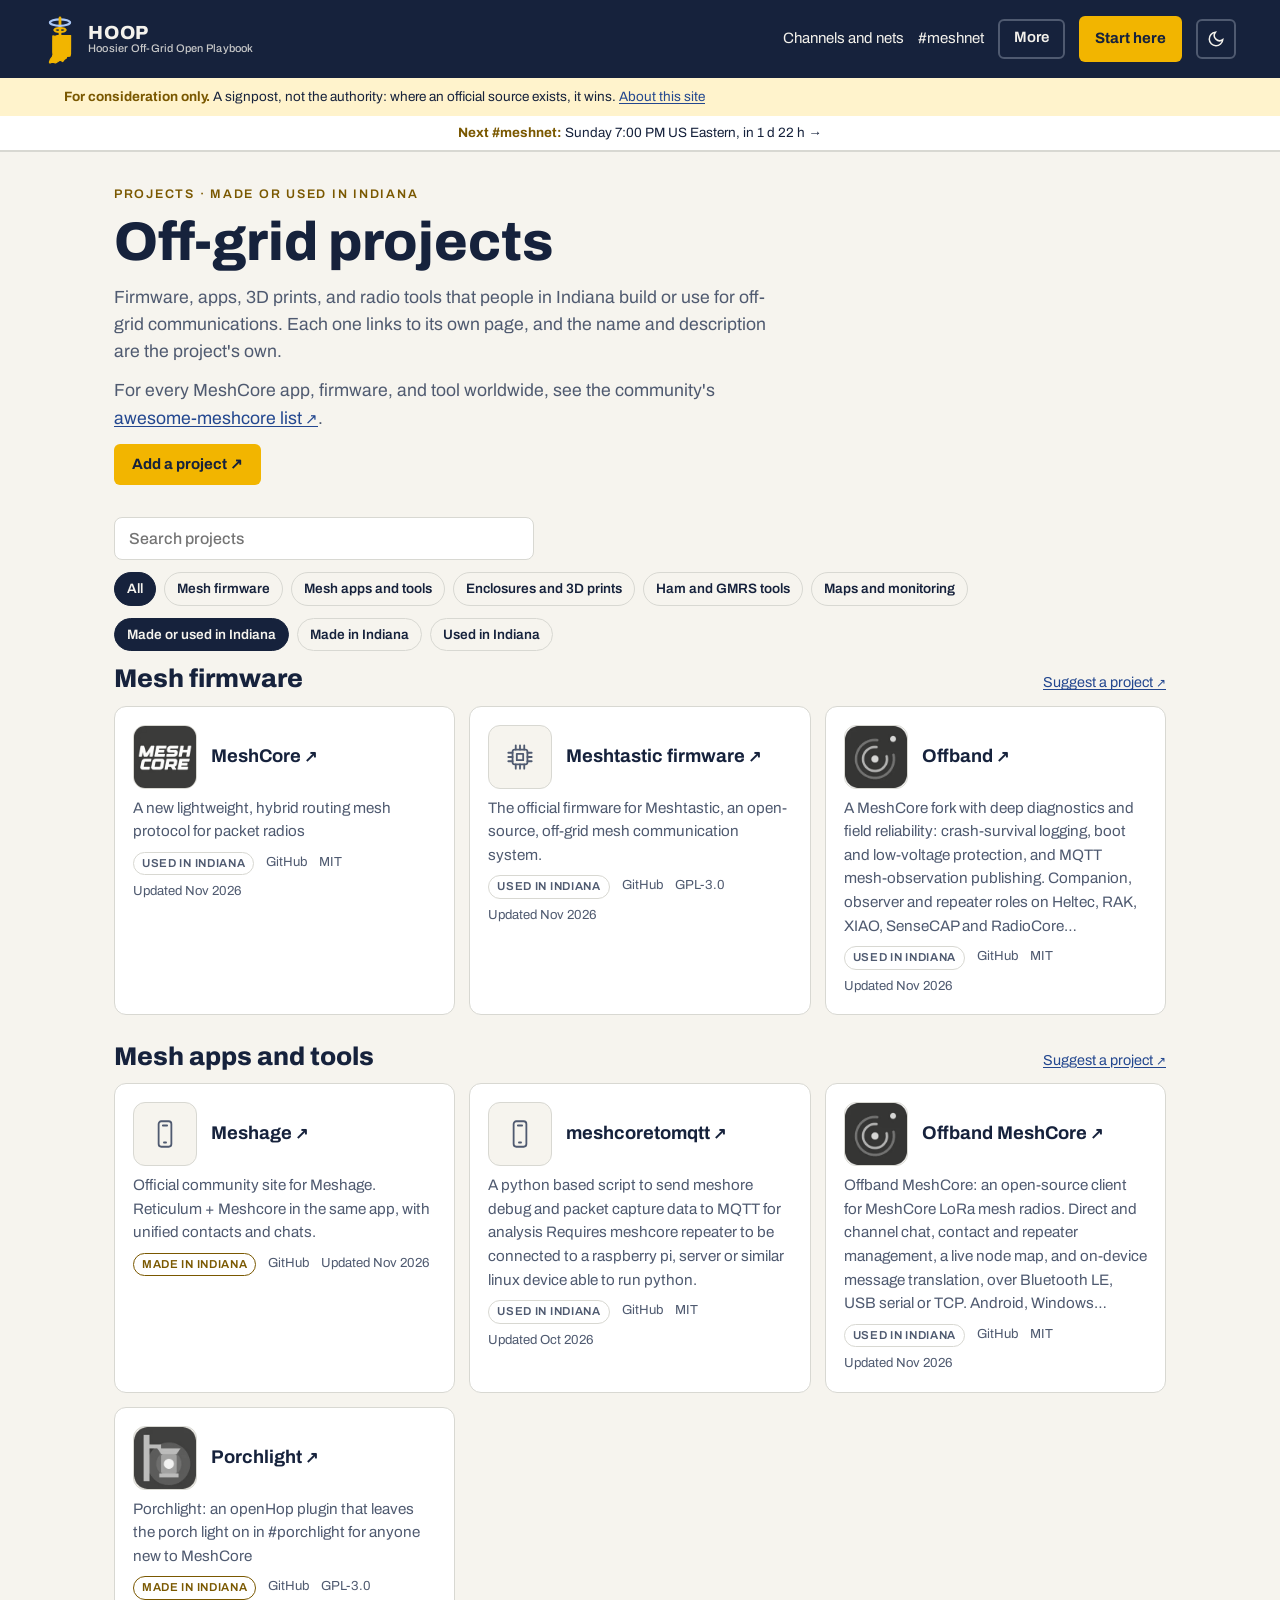
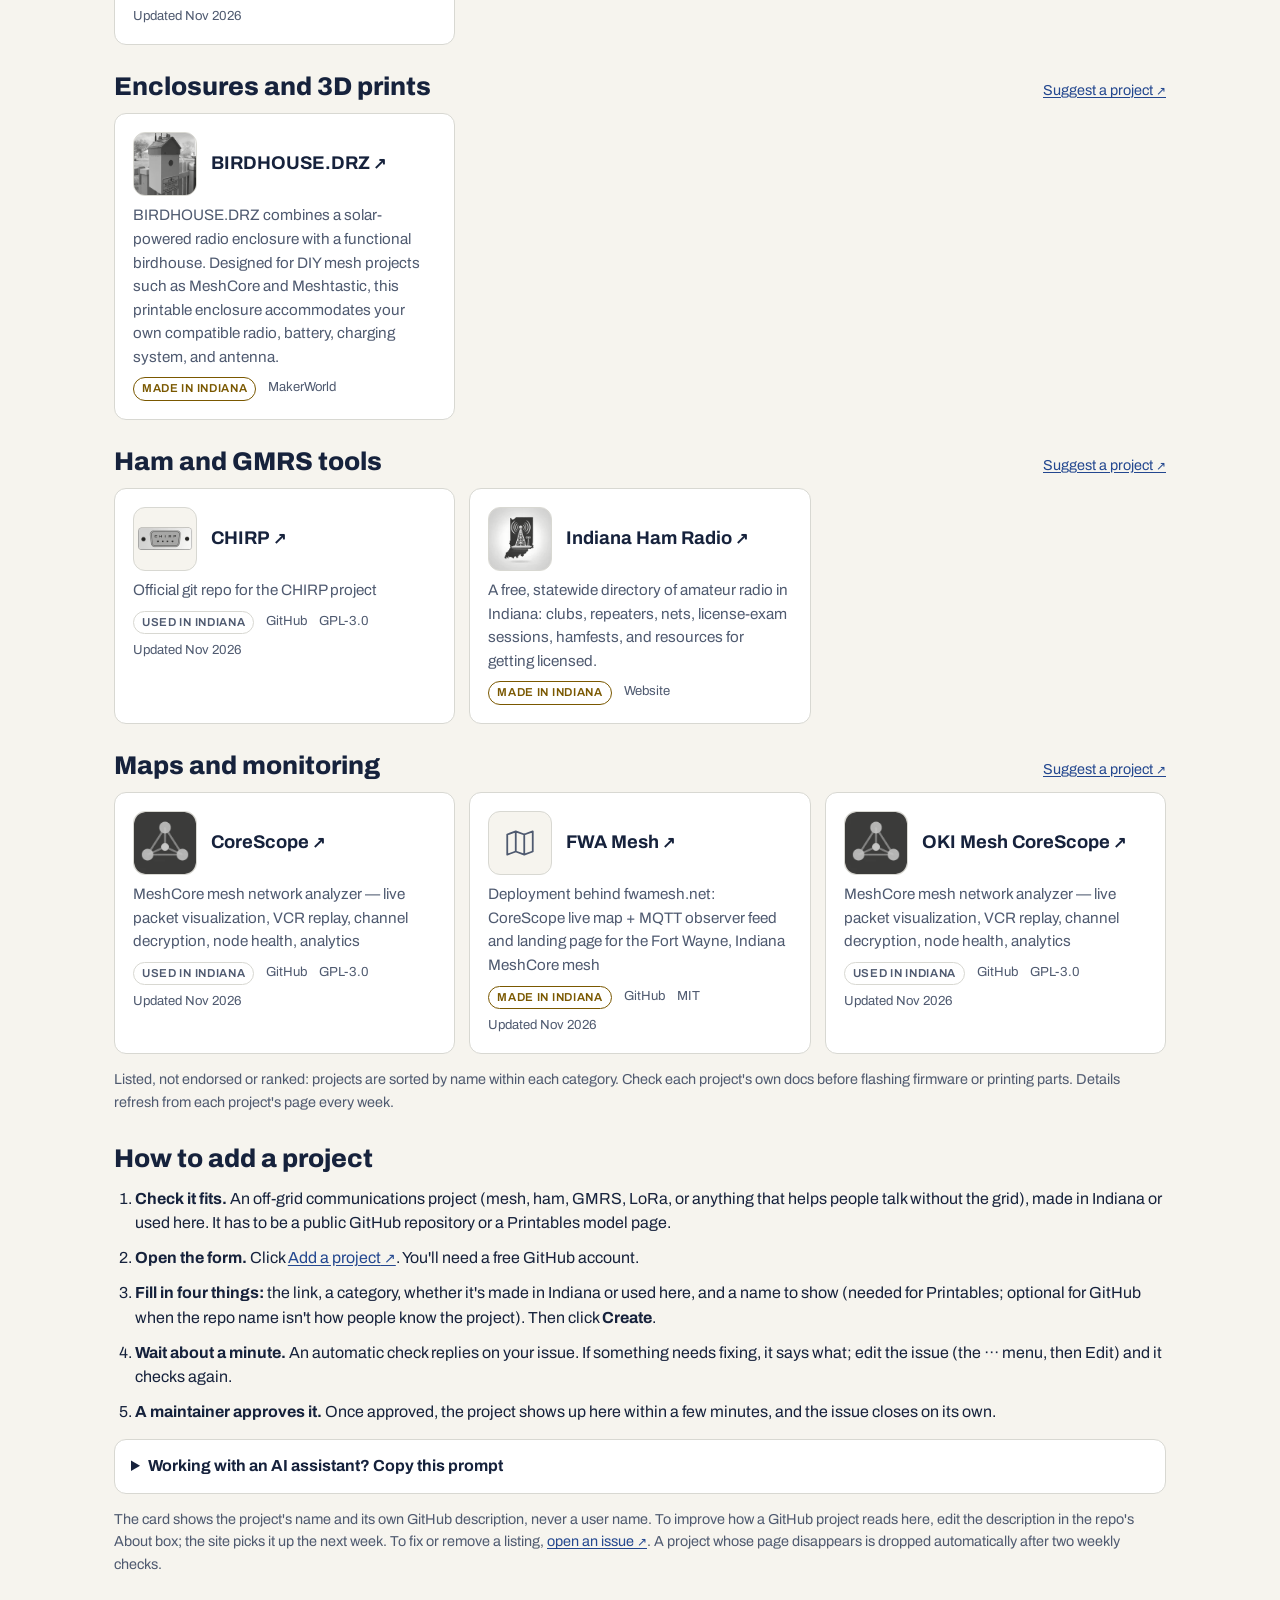
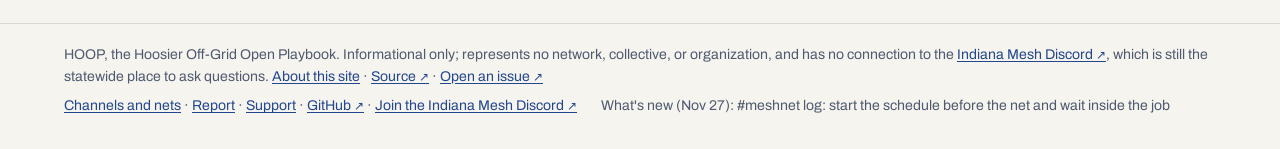
<file: projects/index.html>
<!doctype html>
<html lang="en">
<head>
<meta charset="utf-8">
<script src="../assets/theme.js?v=20261111t"></script>
<meta name="viewport" content="width=device-width, initial-scale=1, viewport-fit=cover">
<meta name="description" content="Off-grid communications projects made or used in Indiana: mesh firmware, apps and tools, 3D-printed enclosures, ham and GMRS tools, and maps. Anyone can add one.">
<title>Off-Grid Projects Made or Used in Indiana | HOOP</title>
<link rel="icon" href="../assets/favicon.svg?v=20261111t" type="image/svg+xml">
<meta property="og:type" content="website">
<meta property="og:site_name" content="HOOP · Hoosier Off-Grid Open Playbook">
<meta property="og:title" content="Off-grid projects made or used in Indiana">
<meta property="og:description" content="Mesh firmware, apps, 3D prints, ham and GMRS tools, and maps, made or used in Indiana. Anyone can add one.">
<meta property="og:url" content="https://mutiny19.github.io/hoop/projects/">
<meta property="og:image" content="https://mutiny19.github.io/hoop/assets/social.png?v=2">
<meta property="og:image:width" content="1200">
<meta property="og:image:height" content="630">
<meta name="twitter:card" content="summary_large_image">
<link rel="canonical" href="https://mutiny19.github.io/hoop/projects/">
<meta name="robots" content="index, follow, max-image-preview:large">
<meta name="geo.region" content="US-IN">
<meta name="geo.placename" content="Indiana">
<meta property="og:locale" content="en_US">
<meta property="og:image:alt" content="HOOP: Hoosier Off-Grid Open Playbook">
<meta name="twitter:title" content="Off-grid projects made or used in Indiana">
<meta name="twitter:description" content="Mesh firmware, apps, 3D prints, ham and GMRS tools, and maps, made or used in Indiana.">
<meta name="twitter:image" content="https://mutiny19.github.io/hoop/assets/social.png?v=2">
<meta name="twitter:image:alt" content="HOOP: Hoosier Off-Grid Open Playbook">
<script type="application/ld+json">{"@context": "https://schema.org", "@type": "CollectionPage", "url": "https://mutiny19.github.io/hoop/projects/", "name": "Off-grid projects made or used in Indiana", "description": "Off-grid communications projects made or used in Indiana: mesh firmware, apps and tools, 3D-printed enclosures, ham and GMRS tools, and maps. Anyone can add one.", "isPartOf": {"@id": "https://mutiny19.github.io/hoop/#website"}}</script>
<link rel="manifest" href="../manifest.webmanifest">
<meta name="theme-color" content="#16223C">
<link rel="apple-touch-icon" href="../assets/icon-192.png">
<link rel="preload" href="../assets/fonts/archivo.woff2" as="font" type="font/woff2" crossorigin>
<link rel="stylesheet" href="../assets/site.css?v=20261112c">
<style>
/* Projects: a self-maintaining catalogue from data/projects.json. Names and descriptions are each project's own. */
.wrap { max-width: 1100px; margin: 0 auto; padding-inline: 24px; padding-block: 36px 24px; display: grid; gap: 32px; }
h1, h2, h3 { font-family: var(--display); margin: 0; line-height: 1.08; text-wrap: balance; }
h1 { font-size: clamp(2.2rem, 5.5vw, 3.4rem); font-weight: 800; }
h2 { font-size: 1.6rem; font-weight: 800; }
h3 { font-size: 1.15rem; font-weight: 700; }
p { margin: 0; }
.site-nav .go { background: var(--beacon); color: #16223C; font-weight: 700; padding: 11px 16px; border-radius: 6px; }
.eyebrow { font: 600 .78rem/1 var(--body); letter-spacing: .14em; text-transform: uppercase; color: var(--signal); }
.hero { display: grid; gap: 12px; }
.lead { font-size: 1.1rem; color: var(--muted); max-width: 66ch; }
.note { font-size: .9rem; color: var(--muted); }
section { display: grid; gap: 14px; }
.btn { justify-self: start; font: 700 15px/1 var(--body); border-radius: 6px; padding: 13px 18px; text-decoration: none; display: inline-block; }
.btn.primary { background: var(--beacon); color: #16223C; }
.tools { display: grid; gap: 12px; }
.tools input { font: 500 1rem/1.2 var(--body); padding: 11px 14px; border-radius: 8px; border: 1px solid var(--line); background: var(--panel); color: var(--fg); width: 100%; max-width: 420px; }
.chips { display: flex; flex-wrap: wrap; gap: 8px; }
.chips button { font: 600 .85rem/1 var(--body); padding: 9px 12px; border-radius: 999px; border: 1px solid var(--line); background: transparent; color: var(--fg); cursor: pointer; }
.chips button[aria-pressed="true"] { background: var(--fg); color: var(--bg); border-color: var(--fg); }
.cat { display: grid; gap: 12px; }
.cathead { display: flex; flex-wrap: wrap; align-items: baseline; justify-content: space-between; gap: 6px 16px; }
.cathead a { font-size: .9rem; }
.tag.new { border-color: var(--signal); color: var(--signal); font-weight: 700; }
.cards { display: grid; grid-template-columns: repeat(auto-fill, minmax(290px, 1fr)); gap: 14px; }
.card { background: var(--panel); border: 1px solid var(--line); border-radius: 12px; padding: 18px; display: grid; grid-template-columns: 64px minmax(0, 1fr); gap: 8px 14px; align-content: start; }
.card > p, .card > .meta { grid-column: 1 / -1; }
.card h3 { align-self: center; }
/* One picture slot per card, all the same size: the project's own logo or photo, or a plain icon for its category.
   Gray until the card is pointed at or focused, so no card outshouts another; in color where there is no hover (touch). */
.thumb { width: 64px; height: 64px; border-radius: 12px; border: 1px solid var(--line); background: var(--bg); overflow: hidden; display: grid; place-items: center; color: var(--muted); }
.thumb img { width: 100%; height: 100%; object-fit: cover; display: block; filter: grayscale(1); opacity: .85; transition: filter .25s ease, opacity .25s ease; }
.thumb svg { width: 34px; height: 34px; }
.card:hover .thumb img, .card:focus-within .thumb img { filter: none; opacity: 1; }
@media (hover: none) { .thumb img { filter: none; opacity: 1; } }
@media (prefers-reduced-motion: reduce) { .thumb img { transition: none; } }
.card h3 a { color: inherit; text-decoration: none; word-break: break-word; }
.card h3 a:hover { text-decoration: underline; }
.card p { color: var(--muted); font-size: .95rem; }
.meta { display: flex; flex-wrap: wrap; gap: 6px 12px; font-size: .82rem; color: var(--muted); }
.tag { font: 600 .72rem/1 var(--body); letter-spacing: .06em; text-transform: uppercase; padding: 5px 8px; border-radius: 999px; border: 1px solid var(--line); color: var(--muted); }
.tag.made { border-color: var(--signal); color: var(--signal); }
.tag.old { border-color: var(--line); color: var(--muted); font-style: italic; }
.how { margin: 0; padding-left: 1.3em; display: grid; gap: 10px; }
.how b { color: var(--fg); }
.vibe { background: var(--panel); border: 1px solid var(--line); border-radius: 12px; }
.vibe > summary { cursor: pointer; font-weight: 700; padding: 14px 16px; min-height: 44px; }
.vibe > summary:focus-visible { outline: 3px solid var(--signal); outline-offset: 2px; border-radius: 12px; }
.vibe .head { display: flex; justify-content: space-between; align-items: center; gap: 12px; padding: 0 16px 10px; color: var(--muted); font-size: .92rem; }
.vibe button.copy { flex: none; font: 600 .82rem/1 var(--body); background: transparent; color: var(--link); border: 1px solid var(--link); border-radius: 999px; padding: 7px 12px; cursor: pointer; }
.vibe button.copy:hover { background: var(--link); color: var(--panel); }
.vibe pre { margin: 0; padding: 14px 16px; border-top: 1px solid var(--line); white-space: pre-wrap; word-break: break-word; font: .88rem/1.5 var(--mono); max-height: 24rem; overflow: auto; }
.empty { color: var(--muted); }
#list { display: grid; gap: 28px; }
</style>
</head>
<body>
<header class="site-head"><div class="bar">
  <a class="brand" href="../"><img class="brand-mark" src="../assets/mark.svg?v=20261111t" alt="" width="32" height="50"><img class="brand-mark-sm" src="../assets/favicon.svg?v=20261111t" alt="" width="34" height="34"><span class="brand-text">HOOP<small>Hoosier Off-Grid Open Playbook</small></span></a>
  <nav class="site-nav" aria-label="Site">
    <button type="button" class="nav-menu" id="navMenu" aria-expanded="false" aria-controls="navMore"><span class="l-more">More</span><span class="l-menu">Menu</span></button>
    <span class="nav-more" id="navMore">
      <a class="main" href="../channels/">Channels and nets</a>
      <a class="main" href="../meshnet/">#meshnet</a>
      <a href="../#map">Map</a>
      <a href="../live/">Live</a>
      <a href="../#protocols">Settings</a>
      <a href="./" aria-current="page">Projects</a>
      <a href="../emergency/">For agencies</a>
    </span>
    <a class="go" href="../meshcore/">Start here</a>
    <button type="button" class="theme-toggle" id="themeBtn" aria-label="Switch to light mode" title="Switch to light mode"><svg class="i-sun" width="18" height="18" viewBox="0 0 24 24" fill="none" stroke="currentColor" stroke-width="2" aria-hidden="true"><circle cx="12" cy="12" r="4"/><path d="M12 2v2M12 20v2M4.9 4.9l1.4 1.4M17.7 17.7l1.4 1.4M2 12h2M20 12h2M4.9 19.1l1.4-1.4M17.7 6.3l1.4-1.4"/></svg><svg class="i-moon" width="18" height="18" viewBox="0 0 24 24" fill="none" stroke="currentColor" stroke-width="2" aria-hidden="true"><path d="M21 12.8A9 9 0 1 1 11.2 3a7 7 0 0 0 9.8 9.8z"/></svg></button>
  </nav>
</div></header>
<div class="site-notice" role="region" aria-label="Notice"><div class="bar"><b>For consideration only.</b> A signpost, not the authority: where an official source exists, it wins. <a href="../#about">About this site</a></div></div>

<main class="wrap">
  <div class="hero">
    <span class="eyebrow">Projects · made or used in Indiana</span>
    <h1>Off-grid projects</h1>
    <p class="lead">Firmware, apps, 3D prints, and radio tools that people in Indiana build or use for off-grid communications. Each one links to its own page, and the name and description are the project's own.</p>
    <p class="lead more">For every MeshCore app, firmware, and tool worldwide, see the community's <a href="https://github.com/samuk/awesome-meshcore" target="_blank" rel="noopener">awesome-meshcore list</a>.</p>
    <a class="btn primary" href="https://github.com/mutiny19/hoop/issues/new?template=project.yml" target="_blank" rel="noopener">Add a project ↗</a>
  </div>

  <section aria-label="Projects">
    <div class="tools">
      <input id="q" type="search" placeholder="Search projects" aria-label="Search projects">
      <div class="chips" id="cats" role="group" aria-label="Category"></div>
      <div class="chips" id="ind" role="group" aria-label="Indiana connection">
        <button type="button" data-ind="" aria-pressed="true">Made or used in Indiana</button>
        <button type="button" data-ind="made" aria-pressed="false">Made in Indiana</button>
        <button type="button" data-ind="used" aria-pressed="false">Used in Indiana</button>
      </div>
    </div>
    <div id="list"><p class="empty">Loading projects…</p></div>
    <p class="note">Listed, not endorsed or ranked: projects are sorted by name within each category. Check each project's own docs before flashing firmware or printing parts. Details refresh from each project's page every week.</p>
  </section>

  <section id="add" aria-labelledby="add-h">
    <h2 id="add-h">How to add a project</h2>
    <ol class="how">
      <li><b>Check it fits.</b> An off-grid communications project (mesh, ham, GMRS, LoRa, or anything that helps people talk without the grid), made in Indiana or used here. It has to be a public GitHub repository or a Printables model page.</li>
      <li><b>Open the form.</b> Click <a href="https://github.com/mutiny19/hoop/issues/new?template=project.yml" target="_blank" rel="noopener">Add a project</a>. You'll need a free GitHub account.</li>
      <li><b>Fill in four things:</b> the link, a category, whether it's made in Indiana or used here, and a name to show (needed for Printables; optional for GitHub when the repo name isn't how people know the project). Then click <b>Create</b>.</li>
      <li><b>Wait about a minute.</b> An automatic check replies on your issue. If something needs fixing, it says what; edit the issue (the ··· menu, then Edit) and it checks again.</li>
      <li><b>A maintainer approves it.</b> Once approved, the project shows up here within a few minutes, and the issue closes on its own.</li>
    </ol>
    <details class="vibe">
      <summary>Working with an AI assistant? Copy this prompt</summary>
      <div class="head"><span>Paste it into your assistant; it walks you through the steps above.</span><button class="copy" type="button" data-copy="vibe-text">Copy</button></div>
      <pre id="vibe-text">I made something for off-grid radio in Indiana and want it listed on HOOP, the Hoosier Off-Grid Open Playbook: https://mutiny19.github.io/hoop/projects/

Help me get it ready and submitted. Go one step at a time, and ask me for anything you need.

1. Ask me for the link. HOOP lists public GitHub repositories and Printables models. If my project lives somewhere else, tell me to describe it at https://github.com/mutiny19/hoop/issues/new?template=other.yml and stop there.

2. Check that it fits. It should help people communicate without the grid (mesh, ham, GMRS, LoRa, or similar) and be made in Indiana or used here. If it does not fit, say so plainly.

3. Make the project read well. HOOP shows the project's own words, not anything I type into the form.
   - GitHub: the card shows the repository's "About" description. Help me write one plain sentence, under 200 characters, that says what it does and who it is for. Remind me to paste it into the About box on the repository page.
   - Check that the repository has a README that says what the project is and how to use it, and a license file. If either is missing, help me write it.
   - Optional: a square logo file in the repository (logo.svg or logo.png) gives the card a picture.
   - Printables: the card shows the name I give in the form, so help me pick a clear one.

4. Keep personal details out. HOOP never shows user names, callsigns, e-mail addresses, or home locations. Point out anything like that in my description or README that I may not want on a public list.

5. Help me choose these, using the exact wording:
   - Category: Mesh firmware, Mesh apps and tools, Enclosures and 3D prints, Ham and GMRS tools, Maps and monitoring, or Other
   - Indiana connection: Made in Indiana, or Used in Indiana
   - Name to show: required for Printables; optional for GitHub, when the repository name is not how people know the project

6. Give me a link that opens the form with my project filled in. Use this pattern and URL-encode my values:
   https://github.com/mutiny19/hoop/issues/new?template=project.yml&amp;title=%5Bproject%5D%20MY-PROJECT-NAME&amp;link=MY-PROJECT-LINK
   Then list the category, Indiana connection, and name to show for me to pick in the form.

7. Tell me what happens next: I need a free GitHub account, I press Create myself, an automatic check replies on the issue within about a minute, and a maintainer approves it before it appears on the site. Listing is not endorsement.

Do not submit anything for me, and do not invent details about my project. If you are unsure, ask.</pre>
    </details>
    <p class="note">The card shows the project's name and its own GitHub description, never a user name. To improve how a GitHub project reads here, edit the description in the repo's About box; the site picks it up the next week. To fix or remove a listing, <a href="https://github.com/mutiny19/hoop/issues/new?template=other.yml&amp;title=%5Bproject%5D%20" target="_blank" rel="noopener">open an issue</a>. A project whose page disappears is dropped automatically after two weekly checks.</p>
  </section>
</main>

<footer class="site-foot"><div class="bar">
  <span>HOOP, the Hoosier Off-Grid Open Playbook. Informational only; represents no network, collective, or organization, and has no connection to the <a href="https://discord.gg/2uwyceSF37" target="_blank" rel="noopener">Indiana Mesh Discord</a>, which is still the statewide place to ask questions. <a href="../#about">About this site</a> · <a href="https://github.com/mutiny19/hoop" target="_blank" rel="noopener">Source</a> · <a href="https://github.com/mutiny19/hoop/issues/new/choose" target="_blank" rel="noopener">Open an issue</a></span>
<span class="foot-links"><a href="../channels/">Channels and nets</a> · <a href="../#report">Report</a> · <a href="../#support">Support</a> · <a href="https://github.com/mutiny19/hoop" target="_blank" rel="noopener">GitHub</a> · <a href="https://discord.gg/2uwyceSF37" target="_blank" rel="noopener">Join the Indiana Mesh Discord</a></span>
</div></footer>


<script src="../assets/site.js?v=20261112c"></script>
<script>
(function () {
  var list = document.getElementById("list"), q = document.getElementById("q"), catsEl = document.getElementById("cats"), indEl = document.getElementById("ind");
  var data = null, cat = "", ind = "";
  function esc(s) { return String(s == null ? "" : s).replace(/[&<>"]/g, function (c) { return { "&": "&amp;", "<": "&lt;", ">": "&gt;", '"': "&quot;" }[c]; }); }
  function month(d) { if (!d) return ""; var t = new Date(d + "T12:00:00"); return isNaN(t) ? "" : t.toLocaleDateString("en-US", { month: "short", year: "numeric" }); }
  function name(p) { if (p.title) return p.title; if (p.name) return p.name; var m = /github\.com\/[^\/]+\/([^\/?#]+)/.exec(p.url); return m ? m[1] : p.url; }
  var ICON = {
    "Mesh firmware": '<rect x="9" y="9" width="14" height="14" rx="2"/><path d="M13 13h6v6h-6zM12 9V5M16 9V5M20 9V5M12 27v-4M16 27v-4M20 27v-4M9 12H5M9 16H5M9 20H5M27 12h-4M27 16h-4M27 20h-4"/>',
    "Mesh apps and tools": '<rect x="10" y="4" width="12" height="24" rx="2.5"/><path d="M14 8h4M15 24h2"/>',
    "Enclosures and 3D prints": '<path d="M16 4l11 6v12l-11 6-11-6V10zM5 10l11 6 11-6M16 16v12"/>',
    "Ham and GMRS tools": '<path d="M11 11h9a1 1 0 0 1 1 1v15a1 1 0 0 1-1 1h-9a1 1 0 0 1-1-1V12a1 1 0 0 1 1-1zM12 11V3M13 15h5v4h-5zM13 23h5"/>',
    "Maps and monitoring": '<path d="M4 8l8-3 8 3 8-3v19l-8 3-8-3-8 3zM12 5v19M20 8v19"/>',
    "Other": '<circle cx="16" cy="16" r="3"/><path d="M9.5 9.5a9 9 0 0 0 0 13M22.5 9.5a9 9 0 0 1 0 13"/>'
  };
  function host(p) { return /makerworld\.com/.test(p.url) ? "MakerWorld" : p.kind === "site" ? "Website" : /printables\.com/.test(p.url) ? "Printables" : "GitHub"; }
  function card(p) {
    var meta = [];
    meta.push('<span class="tag' + (p.indiana === "made" ? " made" : "") + '">' + (p.indiana === "made" ? "Made in Indiana" : "Used in Indiana") + "</span>");
    if (p.archived) meta.push('<span class="tag old">Archived</span>');
    if (p.added && (Date.now() - Date.parse(p.added)) < 7 * 864e5) meta.unshift('<span class="tag new">New this week</span>');
    meta.push("<span>" + host(p) + "</span>");
    if (p.license) meta.push("<span>" + esc(p.license) + "</span>");
    if (p.updated) meta.push("<span>Updated " + esc(month(p.updated)) + "</span>");
    var pic = p.image ? '<img src="../' + esc(p.image) + '" alt="" width="64" height="64" loading="lazy" decoding="async">'
      : '<svg viewBox="0 0 32 32" fill="none" stroke="currentColor" stroke-width="1.7" stroke-linecap="round" stroke-linejoin="round" aria-hidden="true">' + (ICON[p.category] || ICON.Other) + "</svg>";
    return '<article class="card"><span class="thumb">' + pic + '</span><h3><a href="' + esc(p.url) + '" target="_blank" rel="noopener">' + esc(name(p)) + "</a></h3>" +
      (p.description ? "<p>" + esc(p.description) + "</p>" : "") + '<div class="meta">' + meta.join("") + "</div></article>";
  }
  function render() {
    var term = q.value.trim().toLowerCase(), html = "", n = 0;
    data.categories.forEach(function (c) {
      if (cat && c !== cat) return;
      var ps = data.projects.filter(function (p) {
        if (p.category !== c || (ind && p.indiana !== ind)) return false;
        return !term || (name(p) + " " + (p.description || "") + " " + p.category).toLowerCase().indexOf(term) >= 0;
      }).sort(function (a, b) { return name(a).toLowerCase() < name(b).toLowerCase() ? -1 : 1; });
      if (!ps.length) return;
      n += ps.length;
      html += '<div class="cat"><div class="cathead"><h2>' + esc(c) + '</h2><a href="https://github.com/mutiny19/hoop/issues/new?template=project.yml" target="_blank" rel="noopener">Suggest a project</a></div><div class="cards">' + ps.map(card).join("") + "</div></div>";
    });
    list.innerHTML = n ? html : '<p class="empty">No projects match. <a href="https://github.com/mutiny19/hoop/issues/new?template=project.yml" target="_blank" rel="noopener">Add one</a>?</p>';
  }
  function chips() {
    var used = data.categories.filter(function (c) { return data.projects.some(function (p) { return p.category === c; }); });
    catsEl.innerHTML = '<button type="button" data-cat="" aria-pressed="true">All</button>' + used.map(function (c) { return '<button type="button" data-cat="' + esc(c) + '" aria-pressed="false">' + esc(c) + "</button>"; }).join("");
  }
  function press(group, attr, val) { group.querySelectorAll("button").forEach(function (b) { b.setAttribute("aria-pressed", b.getAttribute(attr) === val ? "true" : "false"); }); }
  catsEl.addEventListener("click", function (e) { var b = e.target.closest("button"); if (!b) return; cat = b.getAttribute("data-cat"); press(catsEl, "data-cat", cat); render(); });
  indEl.addEventListener("click", function (e) { var b = e.target.closest("button"); if (!b) return; ind = b.getAttribute("data-ind"); press(indEl, "data-ind", ind); render(); });
  q.addEventListener("input", render);
  fetch("../data/projects.json?t=" + Math.floor(Date.now() / 6e5)).then(function (r) { return r.json(); }).then(function (d) { data = d; chips(); render(); })
    .catch(function () { list.innerHTML = '<p class="empty">The project list didn\'t load. Try again in a moment.</p>'; });
})();
</script>
</body>
</html>
</file>
<file: assets/site.css>
/* Fonts are self-hosted (latin subset, OFL): no third-party request, no flash of other fonts. */
@font-face { font-family: "Archivo"; font-style: normal; font-weight: 400 800; font-stretch: 100%; font-display: swap; src: url(fonts/archivo.woff2) format("woff2"); }
@font-face { font-family: "IBM Plex Mono"; font-style: normal; font-weight: 400; font-display: swap; src: url(fonts/plex-mono-400.woff2) format("woff2"); }
@font-face { font-family: "IBM Plex Mono"; font-style: normal; font-weight: 500; font-display: swap; src: url(fonts/plex-mono-500.woff2) format("woff2"); }
/* HOOP: shared tokens, header and footer. Deep navy and warm white, gold accent, soft blue for links in the dark theme. */
:root {
  --bg: #F6F4EE;
  --panel: #FFFFFF;
  --fg: #16223C;
  --muted: #4F5A70;
  --line: #D8D8D2;
  --ink: #16223C;
  --ink-fg: #F4F2EC;
  --beacon: #F2B500;
  --signal: #7A5800;
  --signal-soft: #FFF3CC;
  --link: #23478F;
  --live: #1F7A33;
  --code-bg: #0D1320;
  --code-fg: #F4F2EC;
  --display: "Archivo", "Helvetica Neue", Arial, sans-serif;
  --body: "Archivo", "Helvetica Neue", Arial, sans-serif;
  --mono: "IBM Plex Mono", ui-monospace, "SFMono-Regular", Menlo, monospace;
}
/* Light is the default; dark applies only when a visitor picks it with the theme button (assets/theme.js). */
:root[data-theme="dark"] {
    --bg: #0D1320; --panel: #151D2E; --fg: #EEF0F4; --muted: #A2ABBD; --line: #283349;
    --ink: #0A0F19; --ink-fg: #EEF0F4; --signal: #FFCB3D; --signal-soft: #2A2208;
    --link: #A9C6F5; --live: #40C057; --code-bg: #0A0F19; --code-fg: #F4F2EC; color-scheme: dark;
}
* { box-sizing: border-box; }
[hidden] { display: none !important; }
[id] { scroll-margin-top: 12px; }
html, body { margin: 0; }
body { background: var(--bg); color: var(--fg); font: 400 16px/1.55 var(--body); }
a { color: var(--link); text-underline-offset: 2px; }
a:focus-visible, button:focus-visible, summary:focus-visible { outline: 2px solid var(--beacon); outline-offset: 2px; }
code { font-family: var(--mono); font-size: .9em; }

.site-head { background: var(--ink); color: var(--ink-fg); }
.site-head .bar { max-width: 1240px; margin: 0 auto; padding: 14px 24px; display: flex; flex-wrap: wrap; align-items: center; justify-content: space-between; gap: 14px; }
.site-head a { color: var(--ink-fg); text-decoration: none; }
.brand { display: flex; align-items: center; gap: 12px; font-weight: 800; font-size: 19px; }
.brand-mark { height: 50px; width: auto; display: block; }
.brand-text { display: flex; flex-direction: column; line-height: 1.05; letter-spacing: .04em; }
.brand-text small { font-weight: 500; font-size: 11px; letter-spacing: .02em; opacity: .8; }
.brand-mark-sm { display: none; }
@media (max-width: 600px) {
  .site-head .bar { padding: 10px 16px; gap: 8px 10px; }
  .brand { gap: 8px; font-size: 17px; }
  .brand-mark { display: none; } .brand-mark-sm { display: block; height: 34px; width: auto; }
  .brand-text small { display: none; }
  .site-nav { gap: 8px; margin-left: auto; }
  .site-nav > a:not(.go) { display: none; }
  .site-nav .go { padding: 8px 12px; font-size: 14px; }
  .nav-more a { display: inline; }
}
.site-nav { display: flex; flex-wrap: wrap; align-items: center; gap: 14px; font-size: 15px; }
.site-nav a[aria-current="page"] { text-decoration: underline; text-decoration-color: var(--beacon); text-decoration-thickness: 2px; text-underline-offset: 6px; }

.site-foot { border-top: 1px solid var(--line); margin-top: 24px; }
.site-foot .bar { max-width: 1200px; margin: 0 auto; padding: 20px 24px 32px; display: flex; flex-wrap: wrap; gap: 8px 24px; font-size: .88rem; color: var(--muted); }

/* Theme switch: dark is the default (set in each page's head); the sun shows in dark mode, the moon in light. */
.theme-toggle { display: inline-flex; align-items: center; justify-content: center; width: 40px; height: 40px; border-radius: 6px; border: 2px solid #4F5A70; background: transparent; color: var(--ink-fg); cursor: pointer; }
.theme-toggle:hover { border-color: var(--beacon); }
.theme-toggle .i-moon { display: none; }
:root[data-theme="light"] .theme-toggle .i-sun { display: none; }
:root[data-theme="light"] .theme-toggle .i-moon { display: inline; }
.theme-toggle .i-wave-off { display: none; }
:root[data-bg="off"] .theme-toggle .i-wave { display: none; }
:root[data-bg="off"] .theme-toggle .i-wave-off { display: inline; }
:root[data-theme="dark"] .site-head { border-bottom: 1px solid var(--line); }

/* Site-wide notice: everything here is for consideration only. */
.site-notice { background: var(--signal-soft); color: var(--fg); border-bottom: 1px solid var(--line); }
.site-notice .bar { max-width: 1200px; margin: 0 auto; padding: 9px 24px; font-size: 13.5px; line-height: 1.45; }
.site-notice b { color: var(--signal); font-weight: 700; }

/* Every link that leaves the site carries the same marker; buttons and cards draw their own. */
a[href^="http"]:where(:not(.btn, .card, .brand, .cta, .go, .layer, .links a, .site-nav a, .way a, .view a))::after { content: " \2197"; font-size: .85em; }

/* Nav: Settings and #meshnet always show on wide screens; the rest sit behind More. On phones everything sits behind Menu. */
.nav-menu { display: inline-flex; order: 2; font: 600 15px/1 var(--body); border: 2px solid #4F5A70; background: transparent; color: var(--ink-fg); border-radius: 6px; padding: 9px 14px; min-height: 40px; cursor: pointer; }
.nav-menu[aria-expanded="true"] { border-color: var(--beacon); }
.nav-menu .l-menu { display: none; }
.nav-more { display: contents; }
.nav-more a.main { order: 1; }
.nav-more a:not(.main) { order: 3; display: none; }
.nav-more.open a:not(.main) { display: inline; }
.site-nav .go { order: 4; }
.site-nav .theme-toggle { order: 5; }
@media (max-width: 760px) {
  .nav-menu .l-more { display: none; } .nav-menu .l-menu { display: inline; }
  .nav-more { display: none; order: 9; width: 100%; flex-wrap: wrap; gap: 14px 18px; padding: 6px 0 2px; }
  .nav-more.open { display: flex; }
  .nav-more a:not(.main), .nav-more a.main { display: inline; }
}

/* Slim "Next #meshnet" bar under the site notice (written by assets/site.js) */
.nextnet { display: block; background: var(--panel); color: var(--fg); border-bottom: 1px solid var(--line); padding: 8px 24px; font-size: 13.5px; line-height: 1.4; text-align: center; text-decoration: none; }
.nextnet b { color: var(--signal); }
.nextnet:hover, .nextnet:focus-visible { text-decoration: underline; }
.rung { max-width: 1100px; margin: 0 auto; padding: 0 24px 40px; font-size: 15px; color: var(--muted); }
.offbar { background: #FFD8A8; color: #16223C; text-align: center; padding: 8px 16px; font: 600 13.5px/1.4 var(--body); }

/* Printing (agencies forward PDFs): the article only, no chrome, links spelled out */
@media print {
  .site-head, .site-notice, .nextnet, .offbar, .site-foot, .noprint, .layerfold, .cta { display: none !important; }
  body { background: #fff !important; color: #000 !important; }
  a { color: #000 !important; text-decoration: underline; }
  main a[href^="http"]::after { content: " (" attr(href) ")"; font-size: .8em; word-break: break-all; }
  h2, h3 { break-after: avoid; } table, .key, li { break-inside: avoid; }
}
</file>
